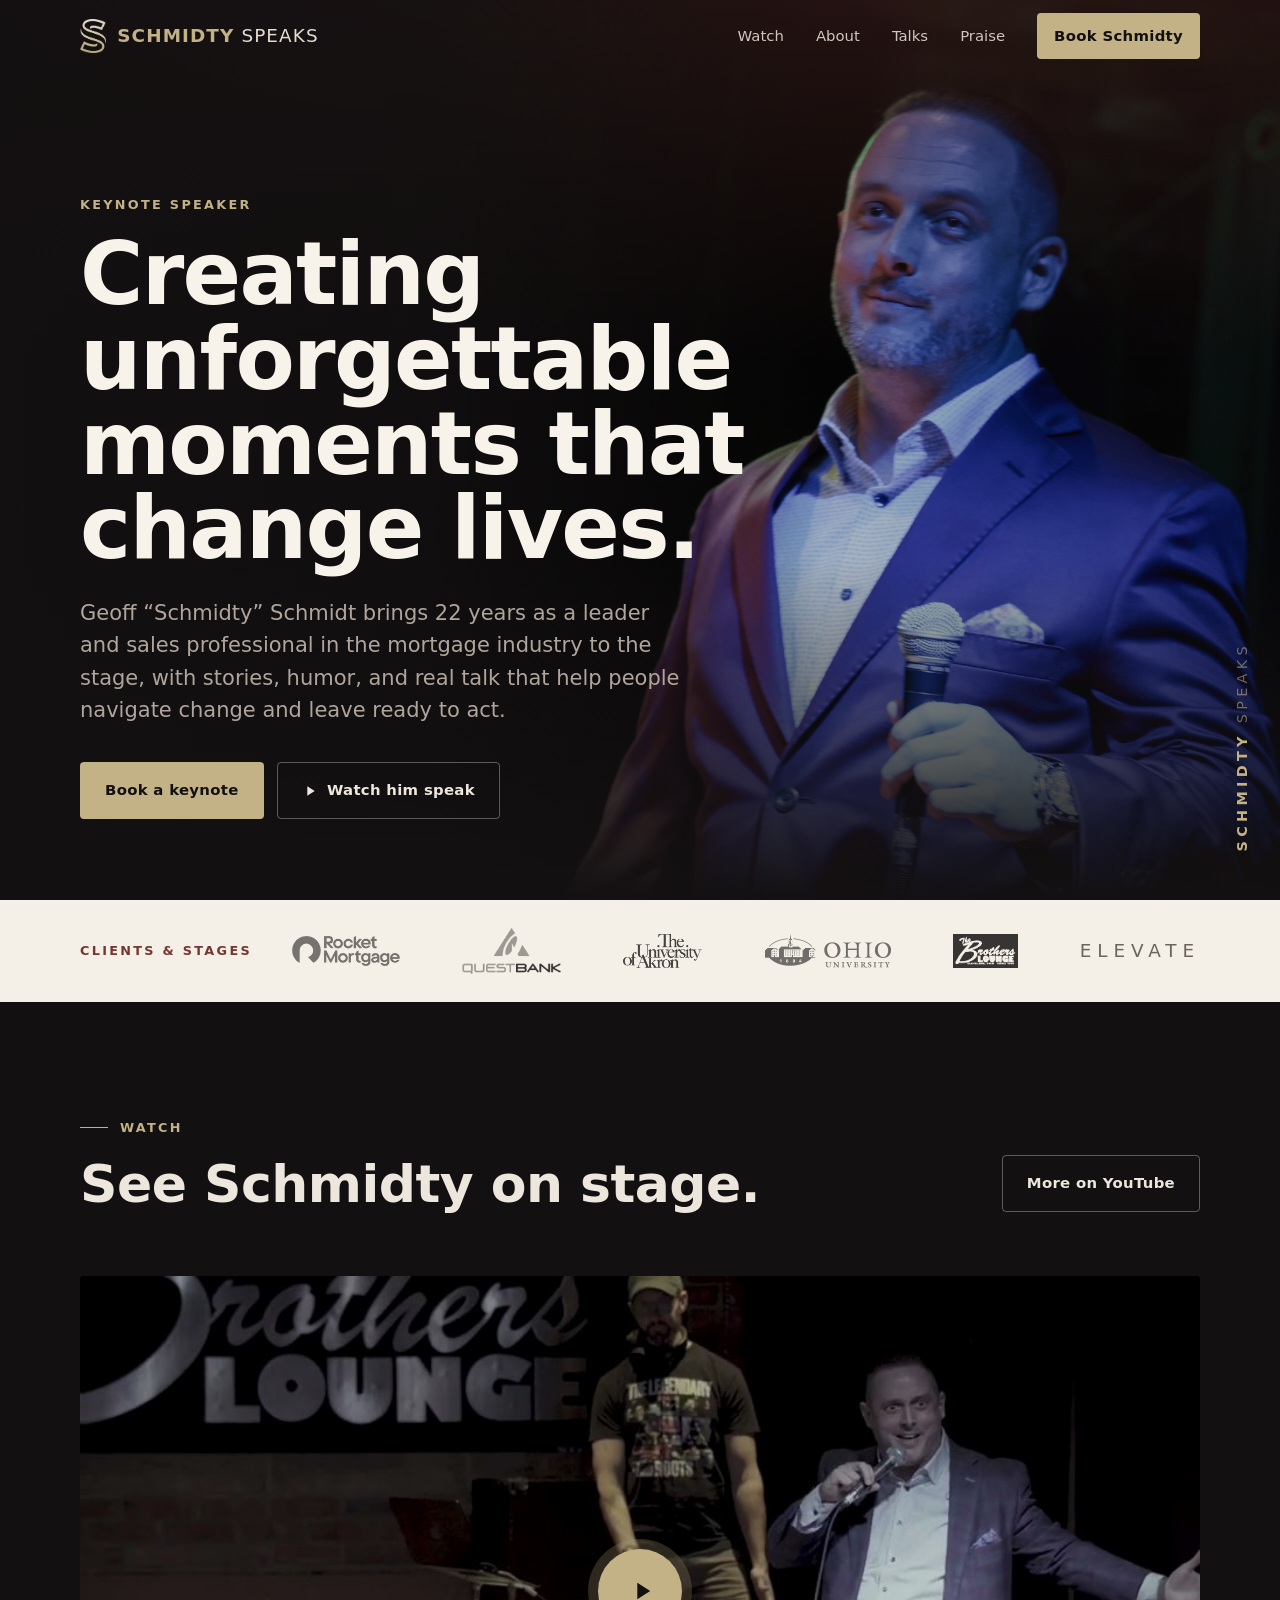
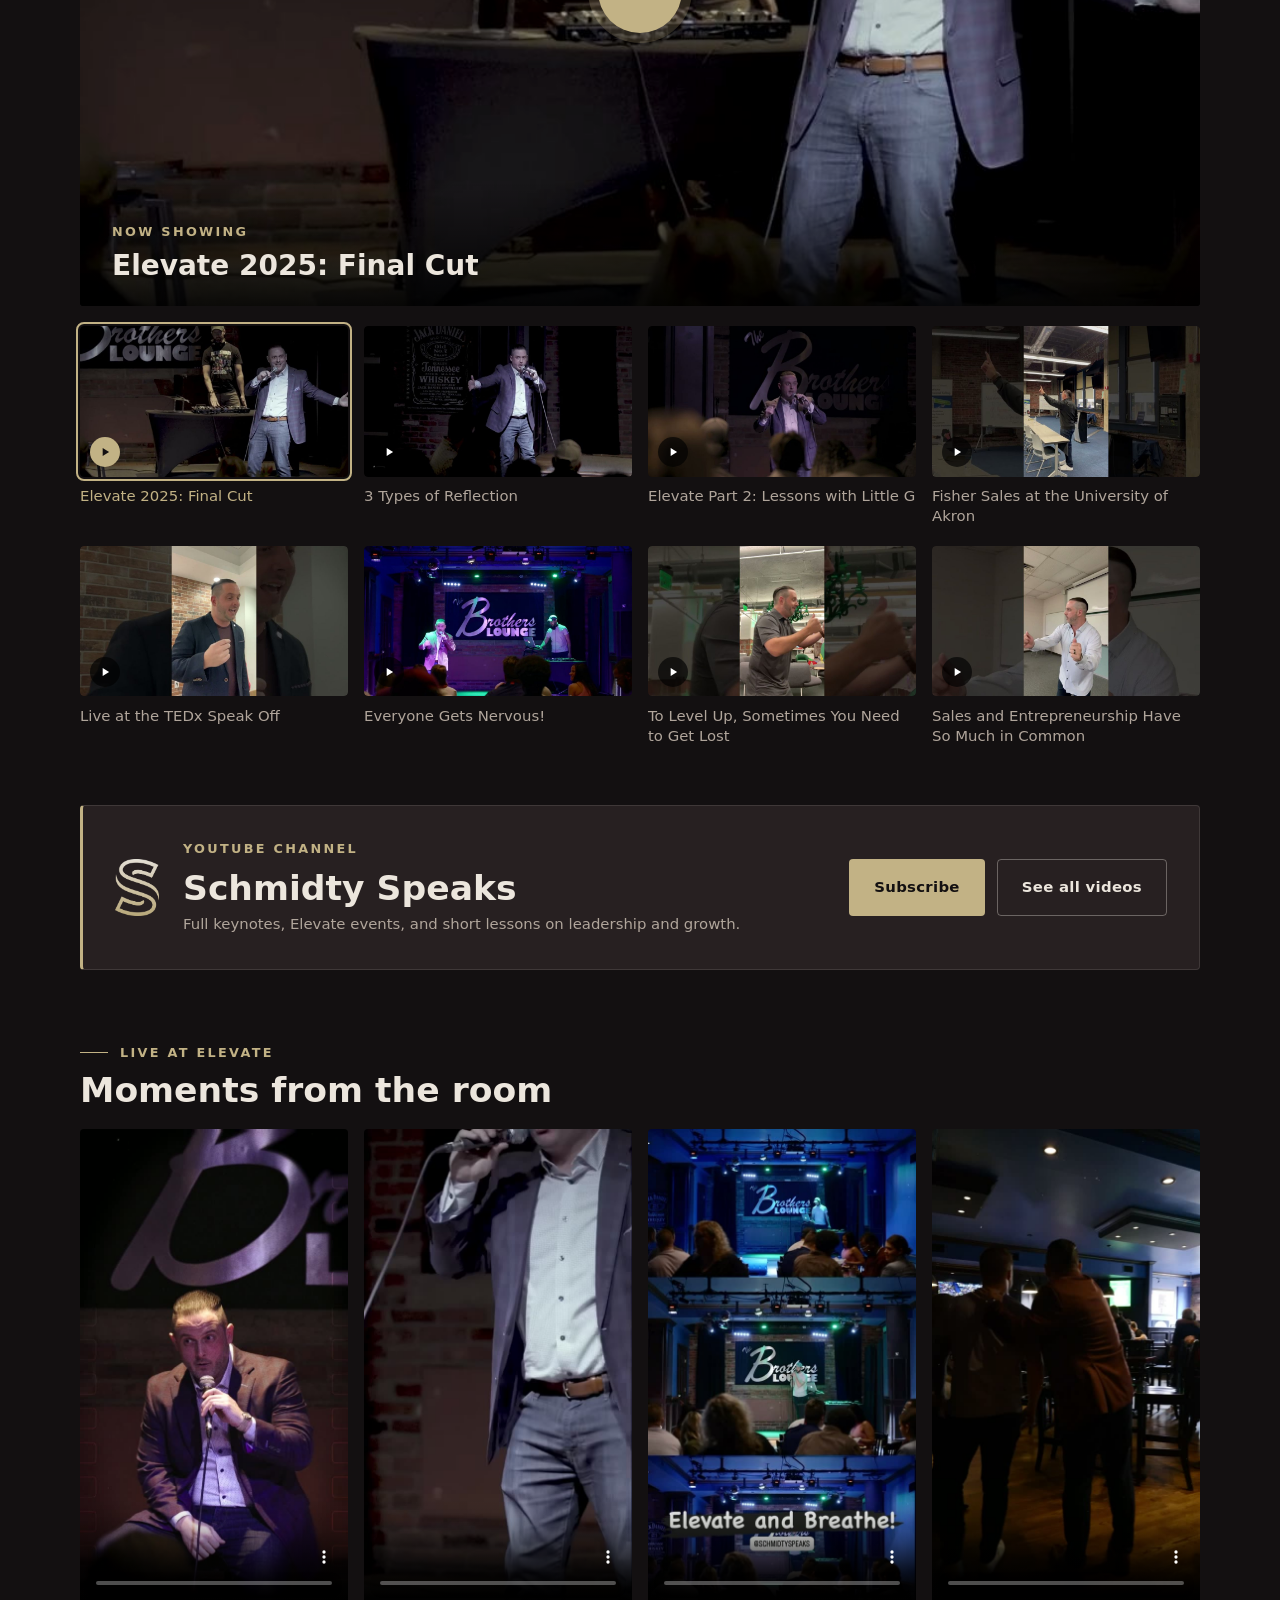
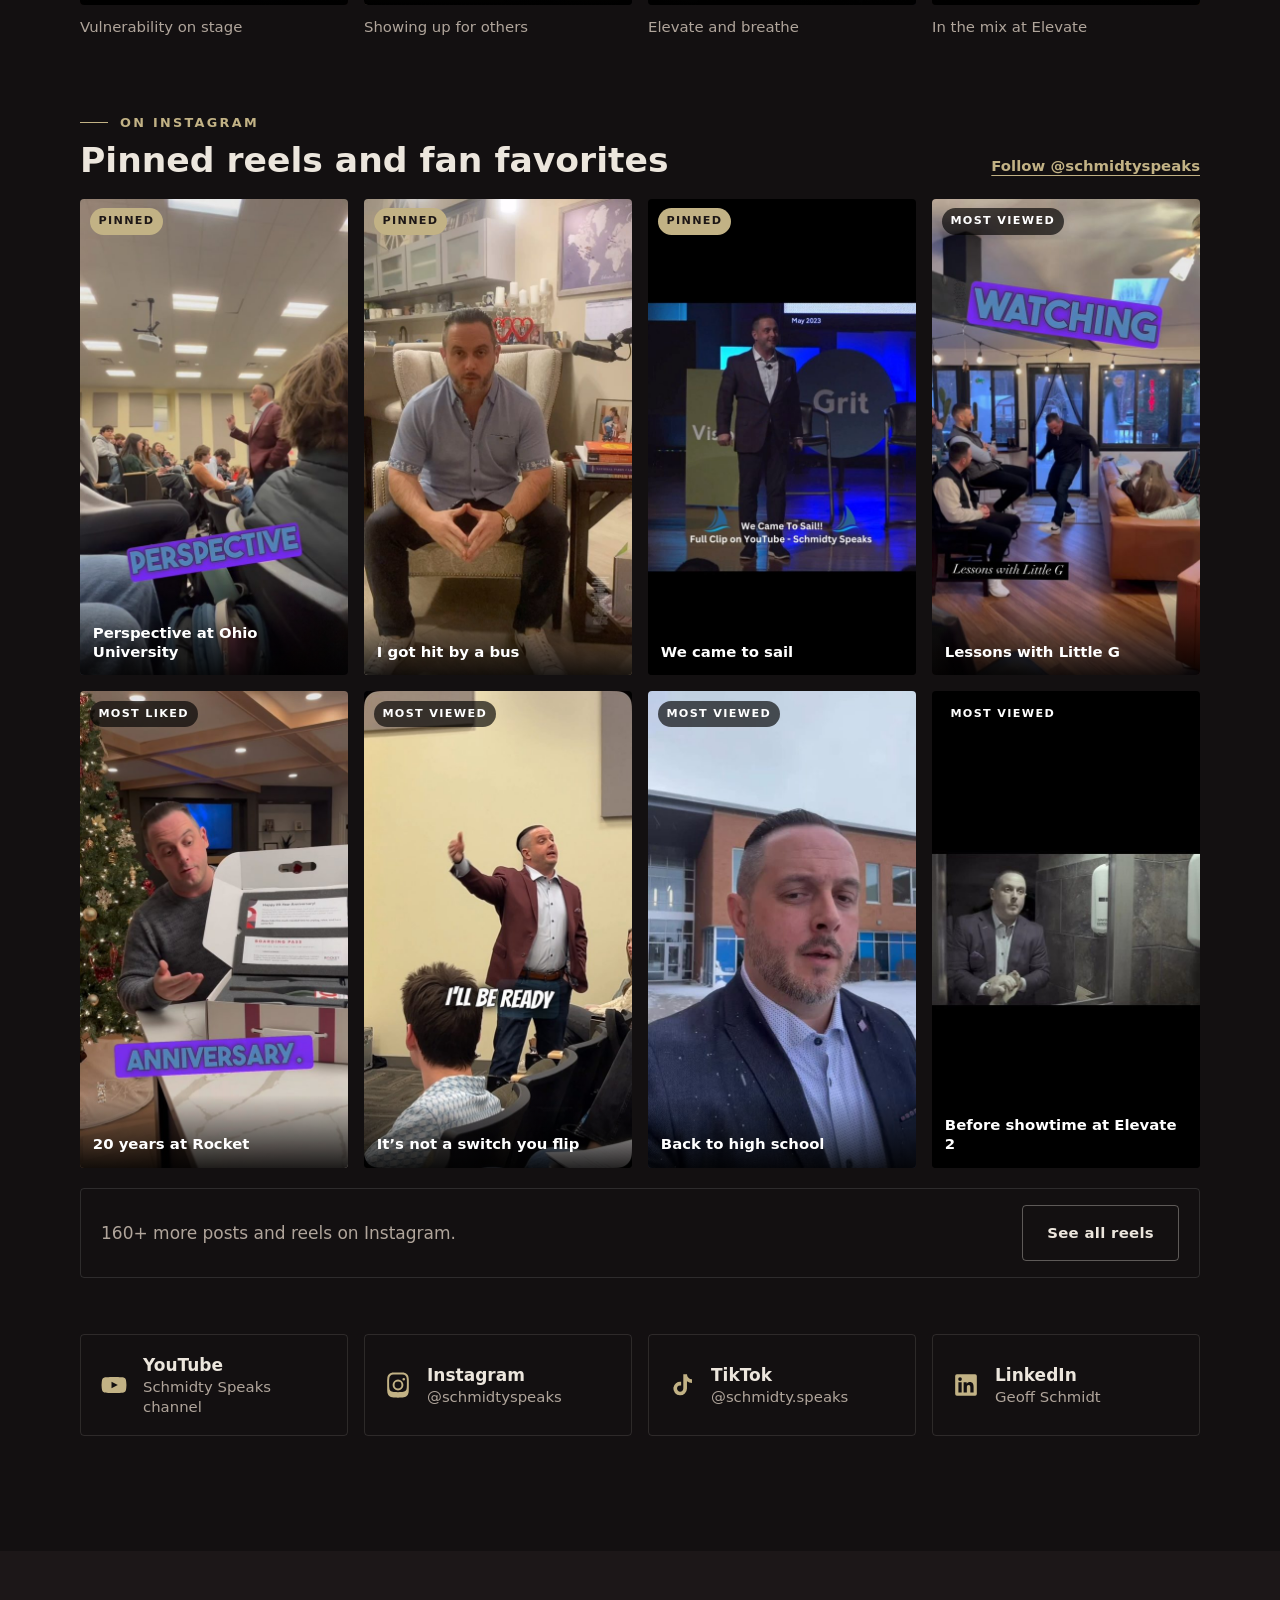
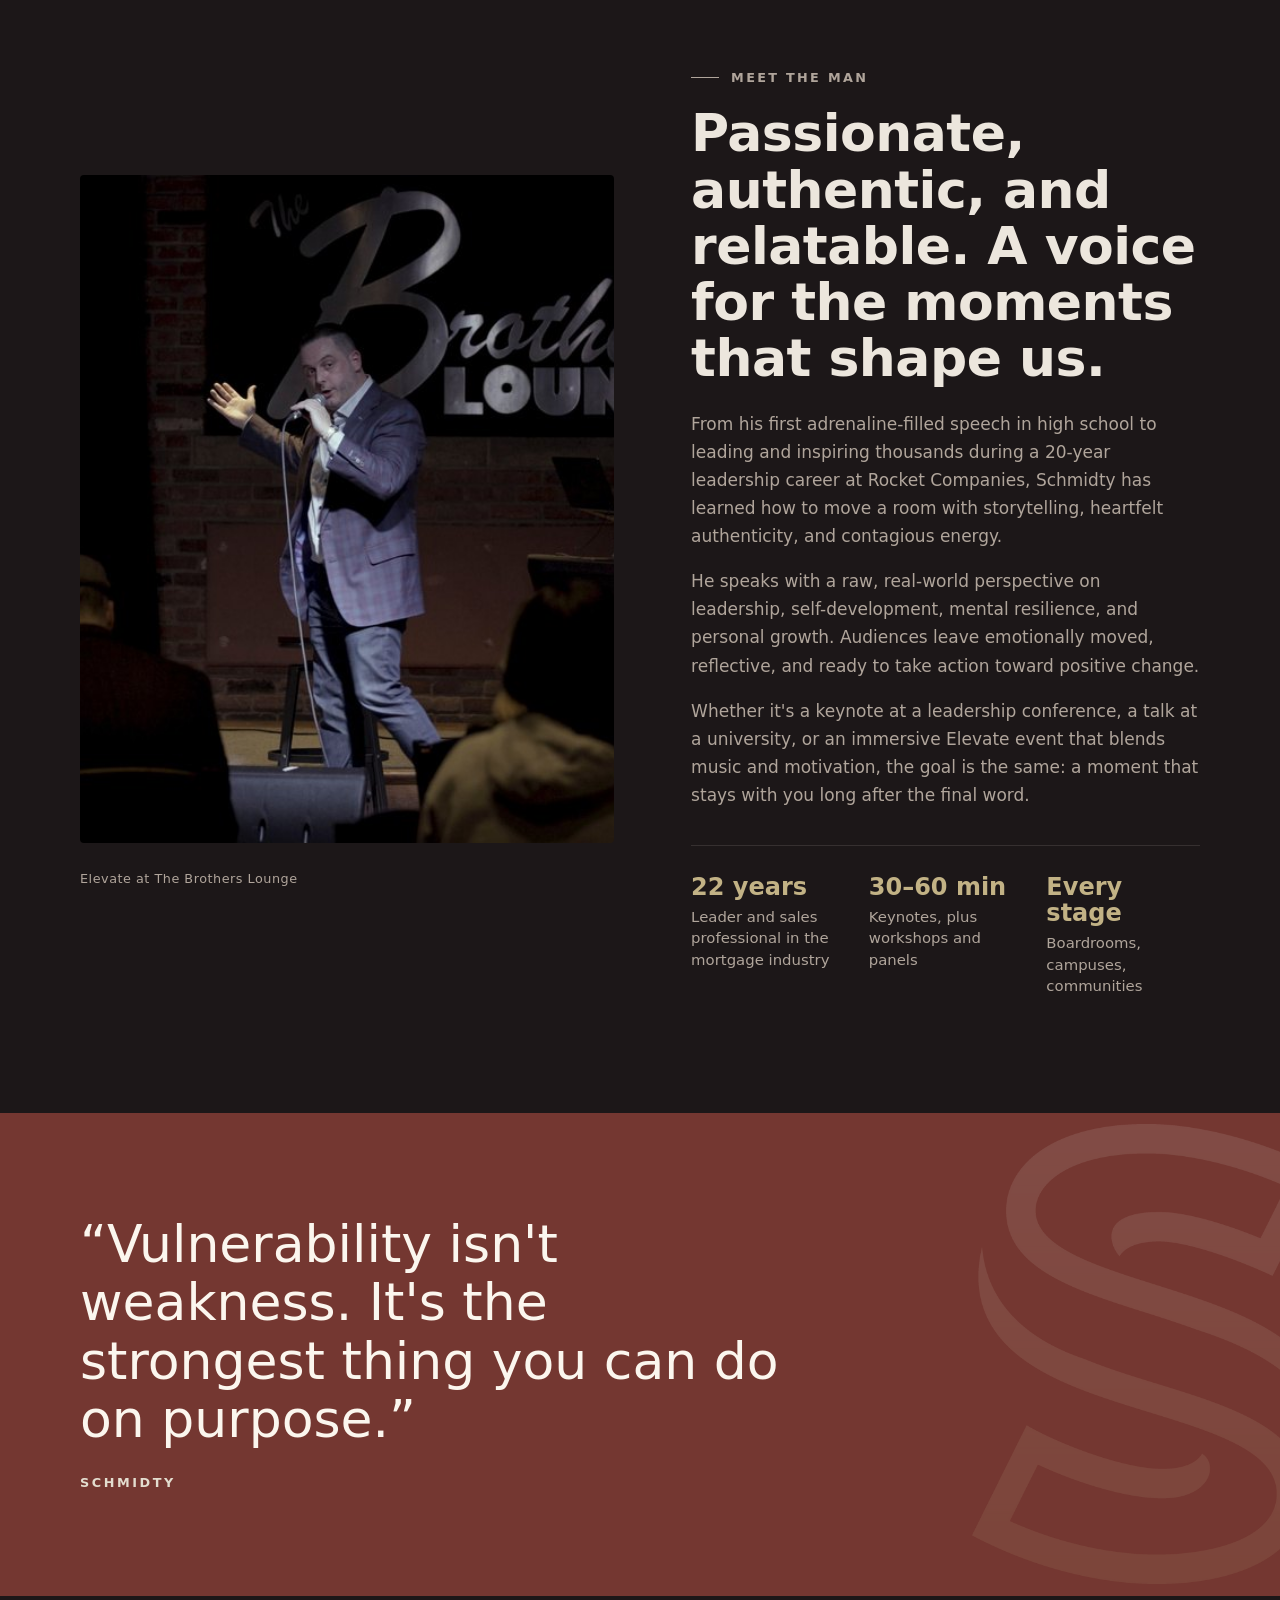
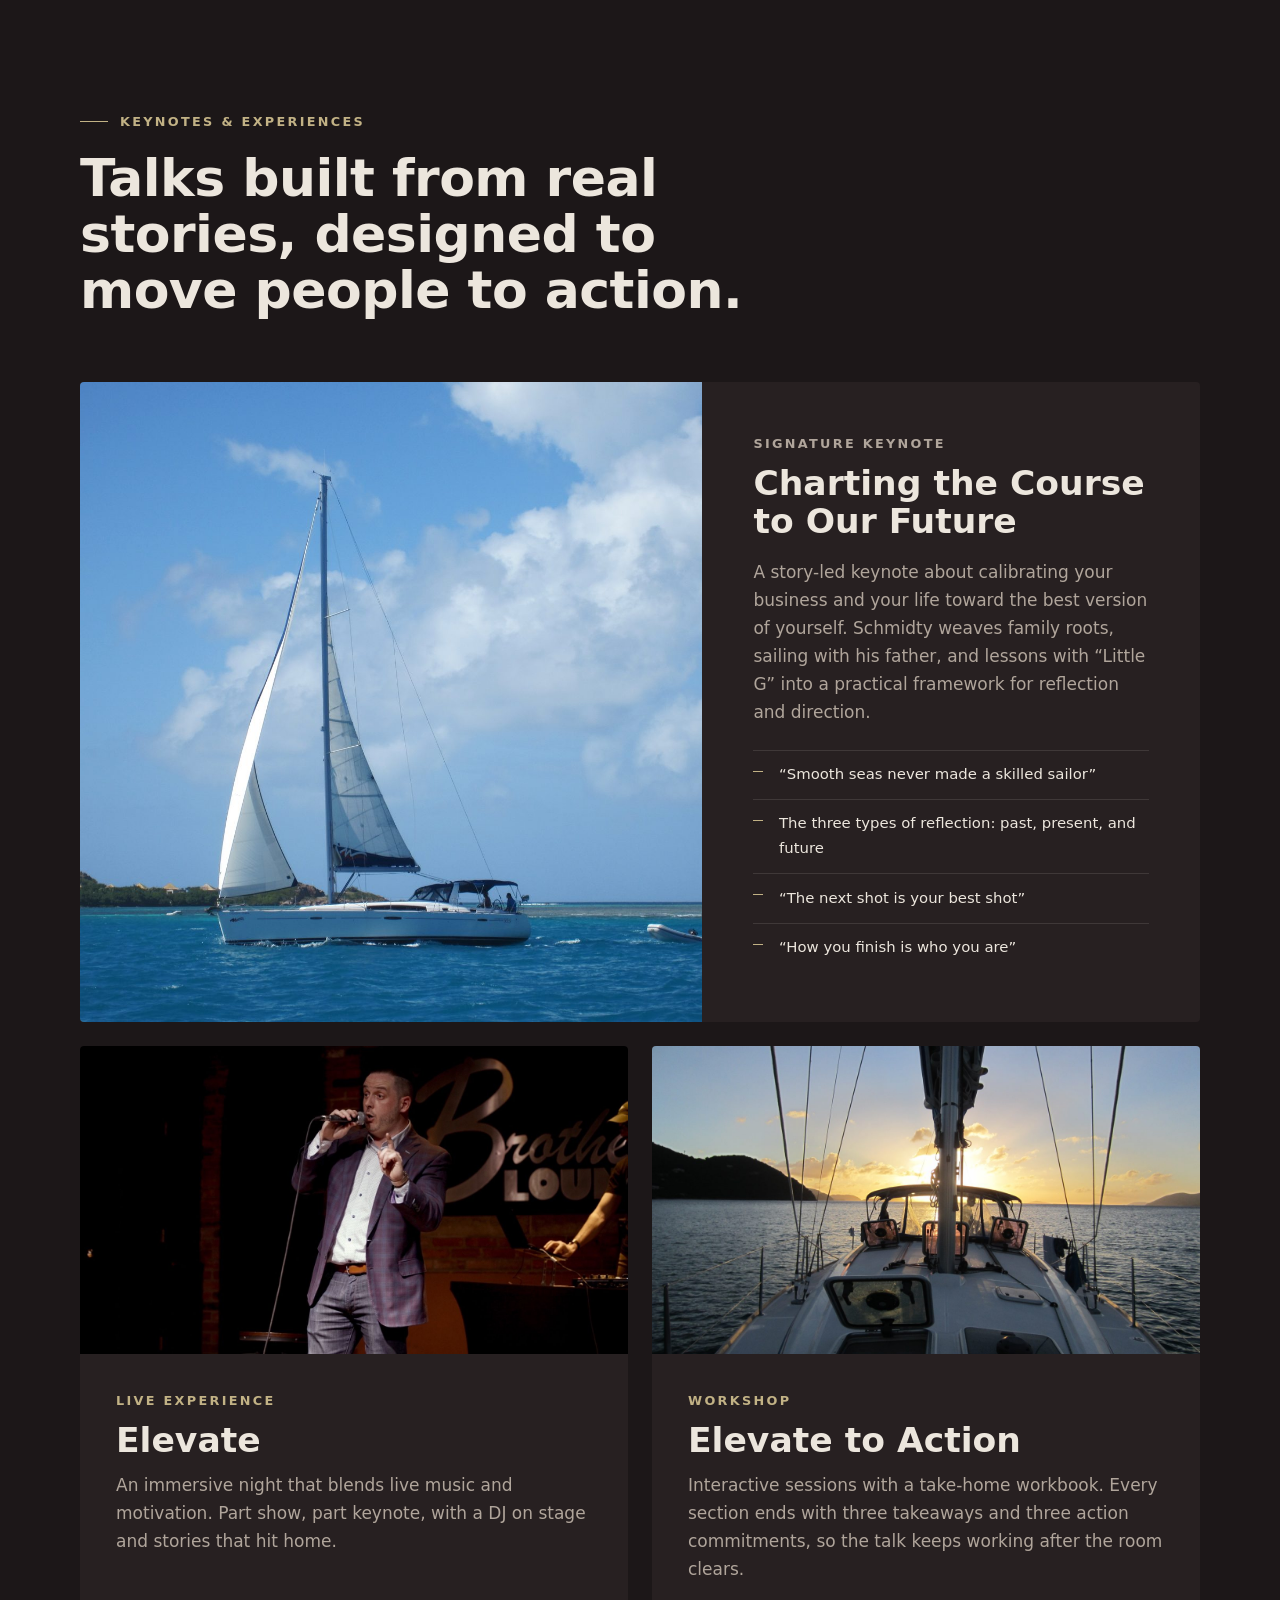
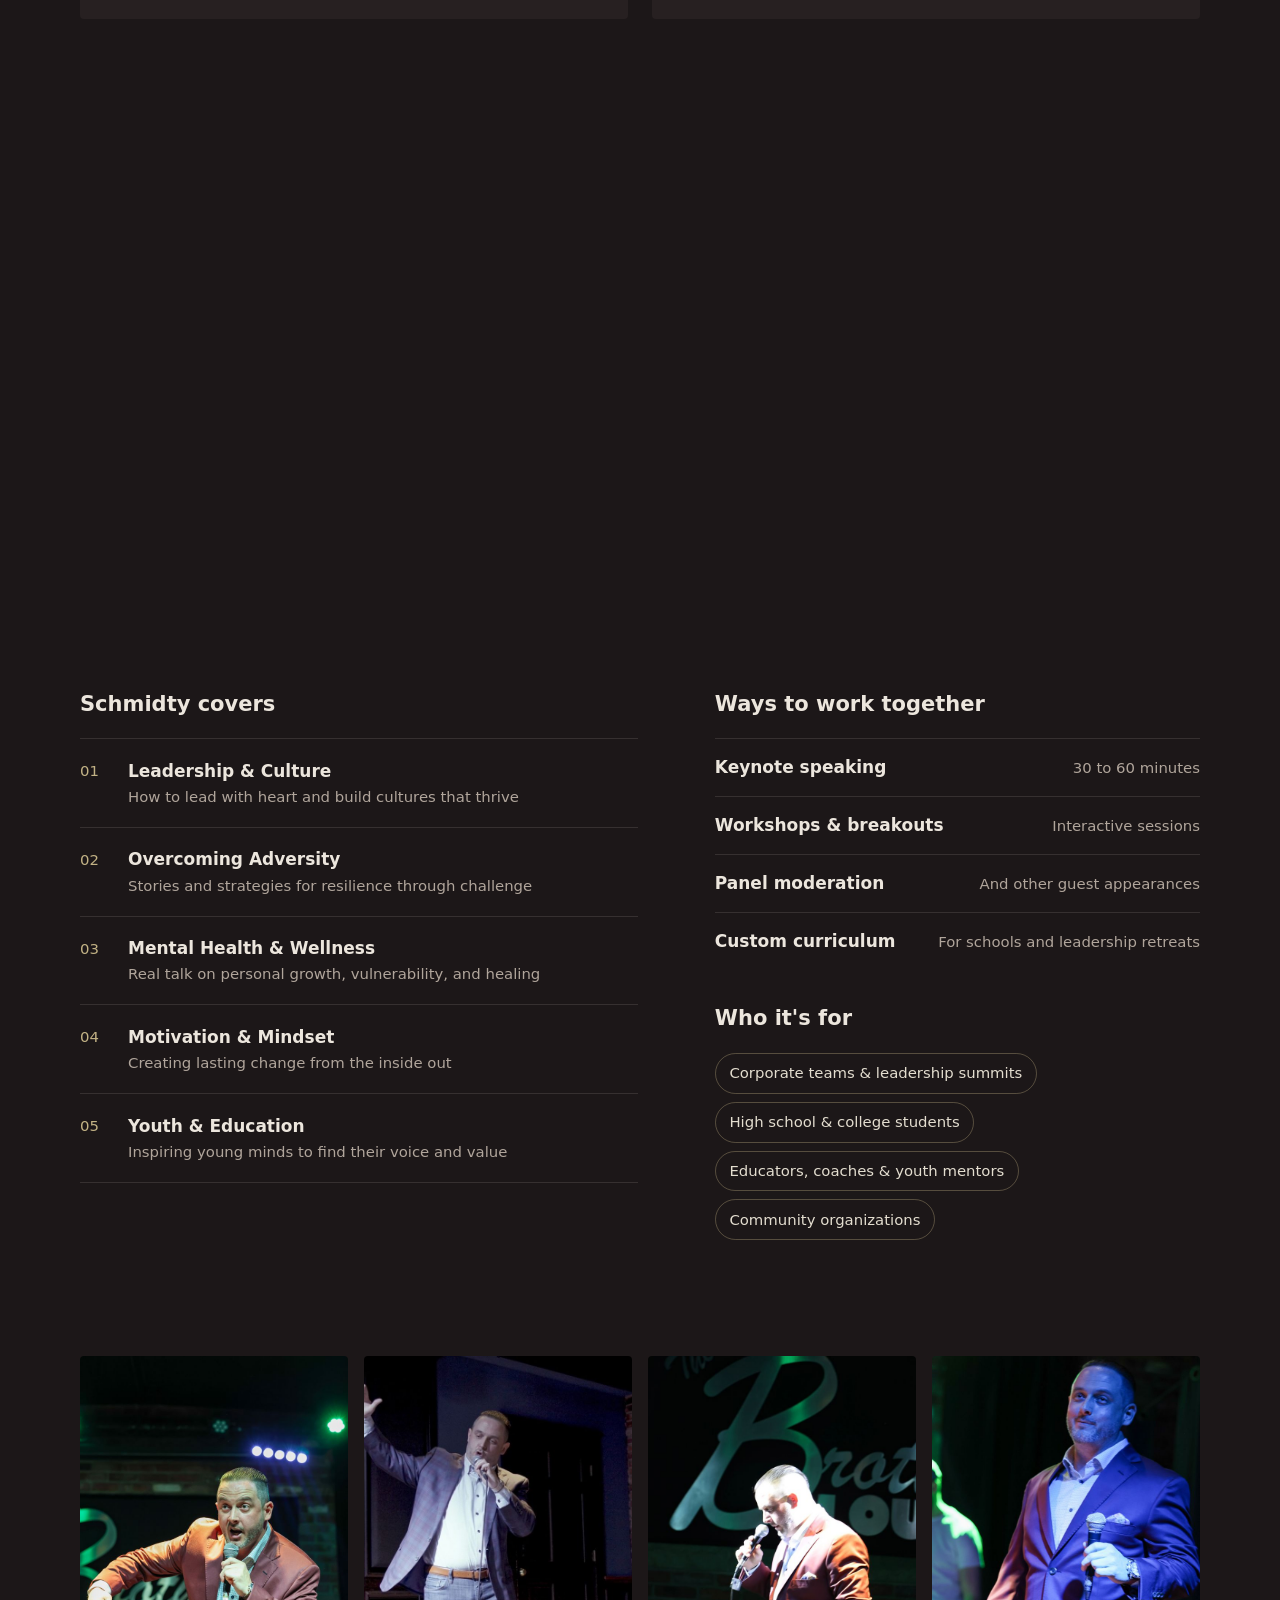
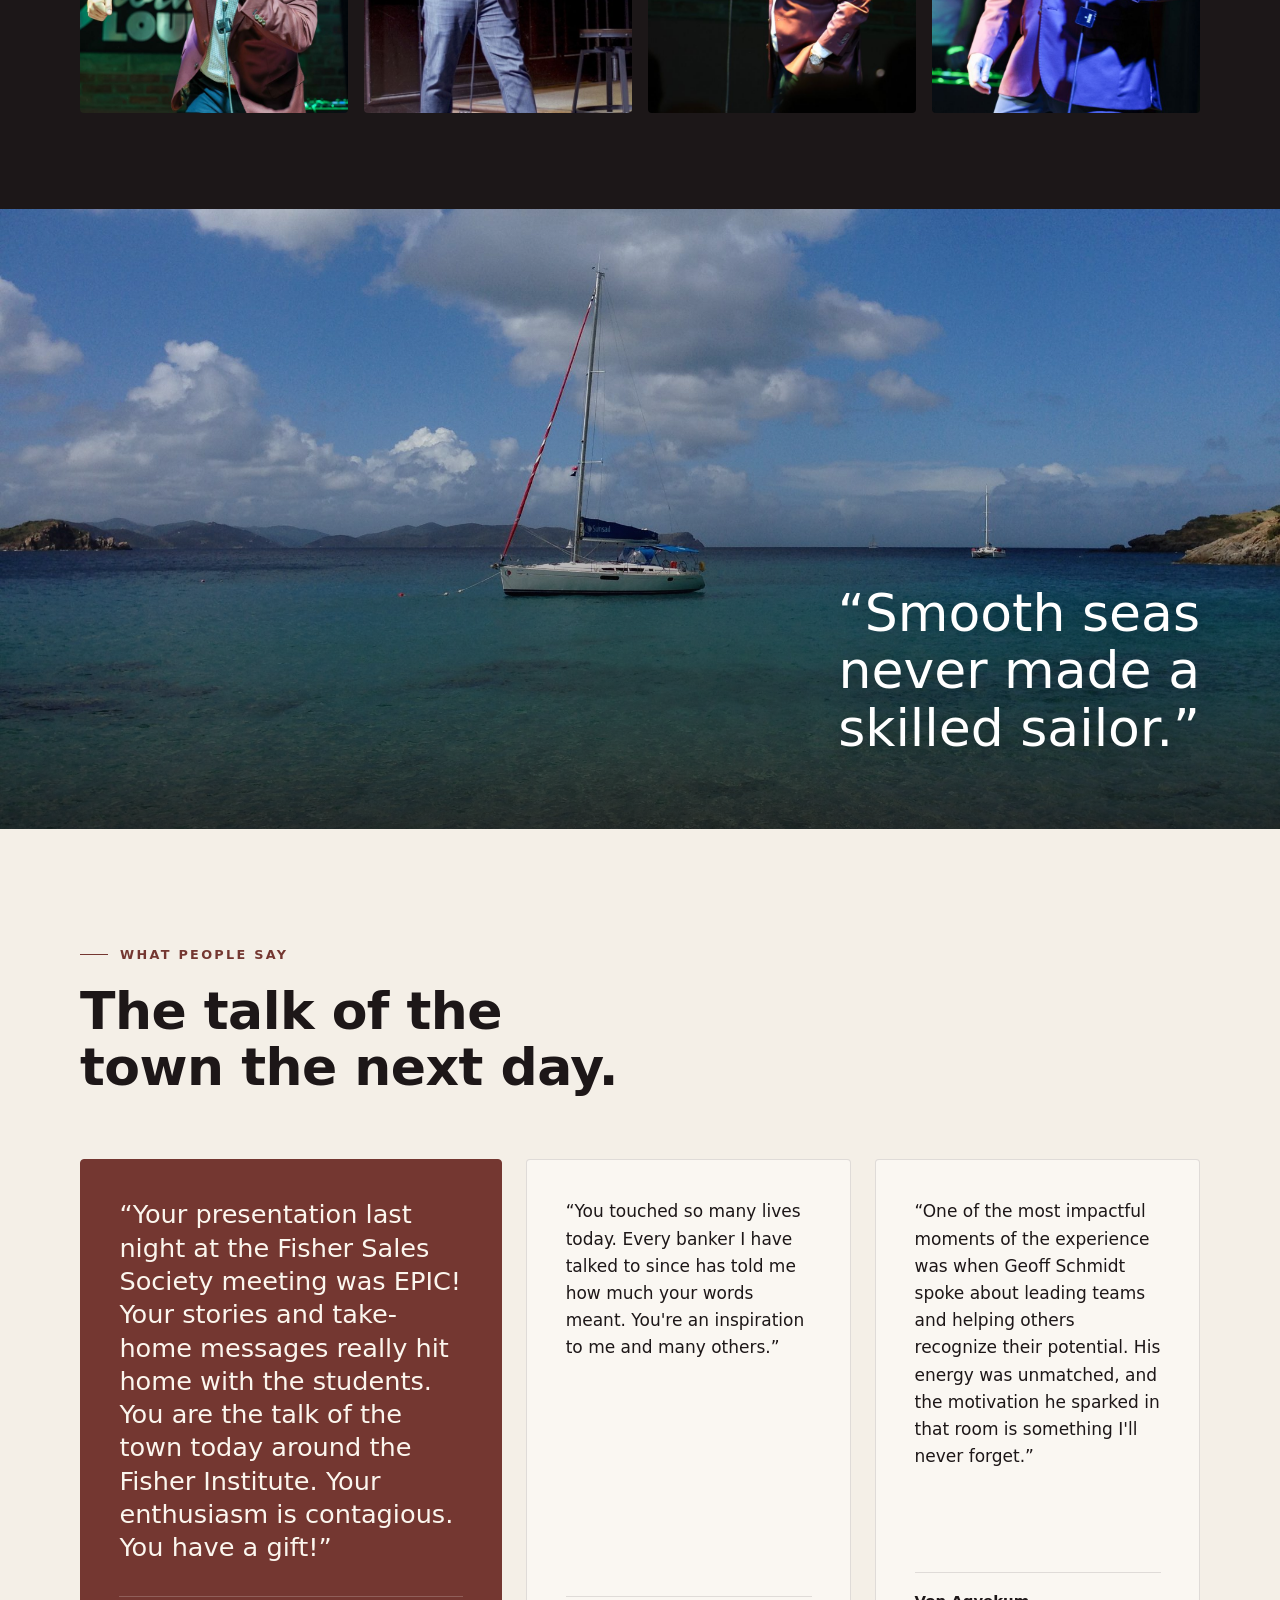
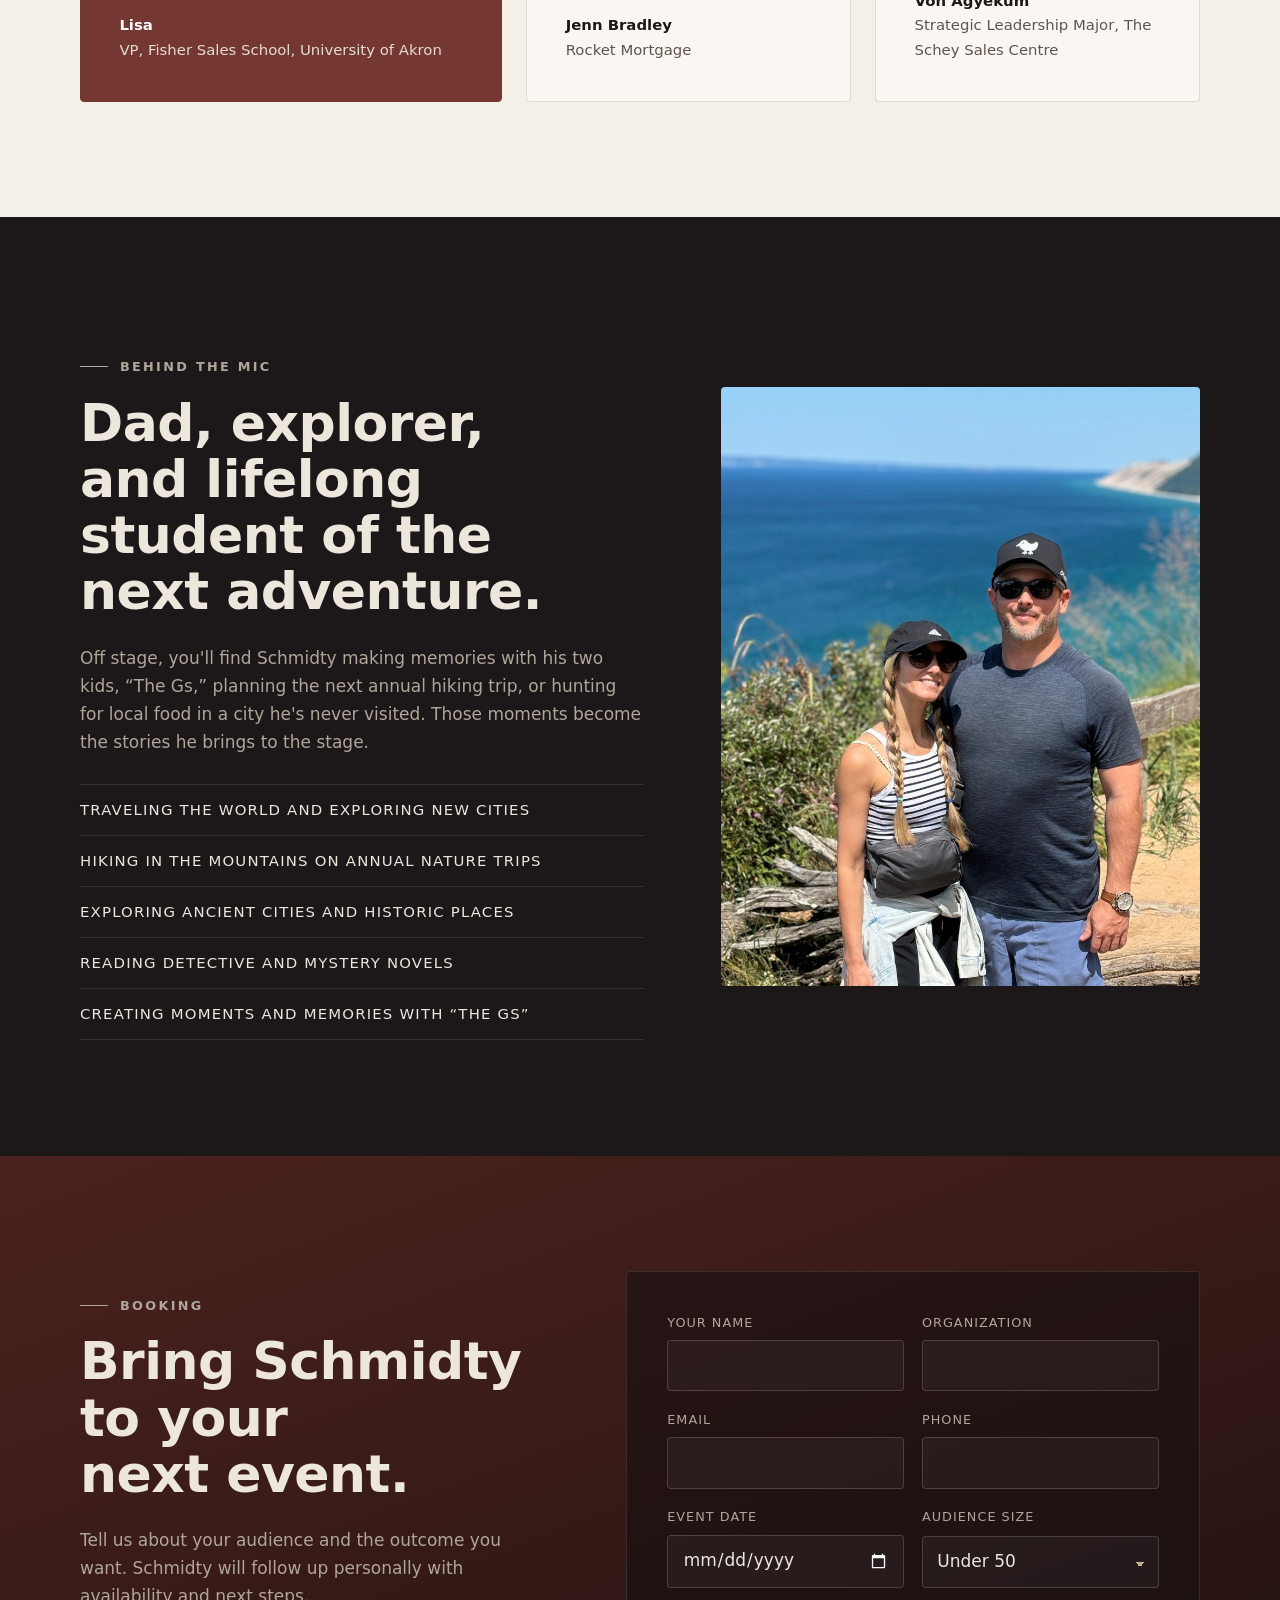
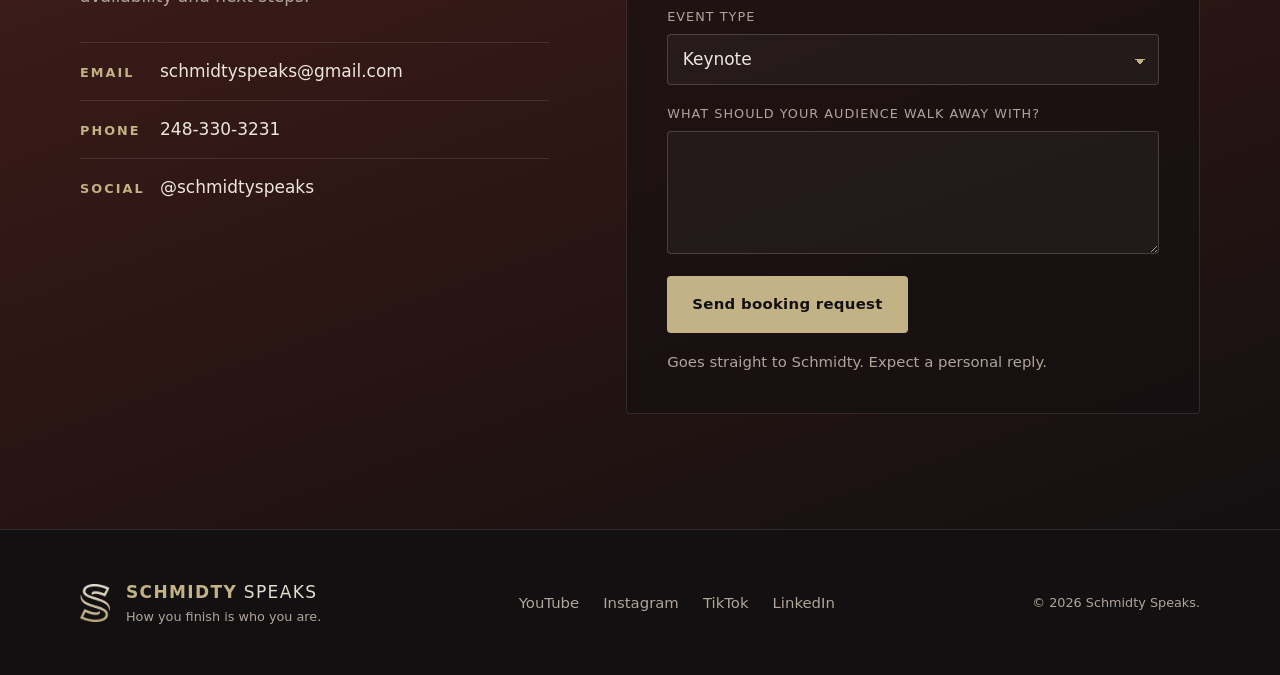
<file: index.html>
<!doctype html>
<html lang="en">
<head>
<meta charset="utf-8">
<meta name="viewport" content="width=device-width, initial-scale=1">
<title>Schmidty Speaks | Keynote Speaker Geoff Schmidt</title>
<meta name="description" content="Geoff “Schmidty” Schmidt is a keynote speaker on leadership, resilience, and mindset. Book a keynote, workshop, or panel for your team or campus.">
<meta property="og:title" content="Schmidty Speaks | Keynote Speaker Geoff Schmidt">
<meta property="og:description" content="Creating unforgettable moments that change lives. Keynotes, workshops, and panels on leadership, resilience, and mindset.">
<meta property="og:image" content="assets/stage-wide.jpg">
<meta property="og:type" content="website">
<meta property="og:url" content="https://schmidtyspeaks.com">
<link rel="icon" type="image/png" href="assets/favicon.png">
<link rel="preconnect" href="https://api.fontshare.com" crossorigin>
<link href="https://api.fontshare.com/v2/css?f[]=clash-display@500,600&display=swap" rel="stylesheet">
<link href="https://api.fontshare.com/v2/css?f[]=satoshi@400,500,700&display=swap" rel="stylesheet">
<link rel="preload" as="image" href="assets/hero-smile.jpg">
<link rel="stylesheet" href="styles.css?v=6">
<script>document.documentElement.classList.add("js")</script>
<script type="application/ld+json">
{"@context":"https://schema.org","@type":"Person","name":"Geoff Schmidt","alternateName":"Schmidty Speaks","jobTitle":"Keynote Speaker","url":"https://schmidtyspeaks.com","email":"mailto:schmidtyspeaks@gmail.com","telephone":"+1-248-330-3231","sameAs":["https://www.youtube.com/@schmidtyspeaks","https://www.instagram.com/schmidtyspeaks/","https://www.tiktok.com/@schmidty.speaks","https://www.linkedin.com/in/geoff-schmidt-78b8a6326"]}
</script>
</head>
<body>
<a class="skip" href="#main">Skip to content</a>

<header class="site-header" id="header">
  <div class="wrap header-inner">
    <a class="brand" href="#top" aria-label="Schmidty Speaks home">
      <img src="assets/logo-s.png" alt="" width="28" height="36">
      <span class="brand-word"><b>Schmidty</b> Speaks</span>
    </a>
    <nav class="nav" id="nav" aria-label="Primary">
      <a href="#watch">Watch</a>
      <a href="#about">About</a>
      <a href="#talks">Talks</a>
      <a href="#praise">Praise</a>
      <a class="btn btn-gold btn-sm" href="#book">Book Schmidty</a>
    </nav>
    <button class="menu-btn" id="menuBtn" aria-expanded="false" aria-controls="nav" aria-label="Open menu">
      <span></span><span></span>
    </button>
  </div>
</header>

<main id="main">

<!-- HERO -->
<section class="hero" id="top">
  <div class="hero-media" aria-hidden="true">
    <img src="assets/hero-smile.jpg" alt="">
  </div>
  <div class="wrap hero-inner">
    <p class="eyebrow">Keynote speaker</p>
    <h1 class="hero-title">Creating unforgettable moments that change lives.</h1>
    <p class="hero-sub">Geoff “Schmidty” Schmidt brings 22 years as a leader and sales professional in the mortgage industry to the stage, with stories, humor, and real talk that help people navigate change and leave ready to act.</p>
    <div class="hero-ctas">
      <a class="btn btn-gold" href="#book">Book a keynote</a>
      <a class="btn btn-ghost" href="#watch"><svg viewBox="0 0 24 24" width="16" height="16" aria-hidden="true"><path fill="currentColor" d="M8 5v14l11-7z"/></svg>Watch him speak</a>
    </div>
  </div>
  <div class="vert-word" aria-hidden="true"><b>SCHMIDTY</b> SPEAKS</div>
</section>

<!-- CLIENTS -->
<section class="clients" aria-label="Clients and events">
  <div class="wrap clients-inner">
    <p class="clients-label">Clients &amp; stages</p>
    <ul class="logo-row">
      <li><img src="assets/client-rocket.png" alt="Rocket Mortgage" height="34" class="logo-rocket"></li>
      <li><img src="assets/client-questbank.png" alt="Questbank (Canada)" height="46" class="logo-questbank"></li>
      <li><img src="assets/client-akron.png" alt="The University of Akron" height="44"></li>
      <li><img src="assets/client-ohio.png" alt="Ohio University" height="36"></li>
      <li><img src="assets/client-brothers.png" alt="The Brothers Lounge" height="44"></li>
      <li><span class="logo-text">ELEVATE</span></li>
    </ul>
  </div>
</section>

<!-- WATCH -->
<section class="section watch" id="watch">
  <div class="wrap">
    <div class="section-head reveal">
      <div>
        <p class="kicker">Watch</p>
        <h2 class="h2">See Schmidty on stage.</h2>
      </div>
      <a class="btn btn-ghost head-cta" href="https://www.youtube.com/@schmidtyspeaks/videos" target="_blank" rel="noopener">More on YouTube</a>
    </div>

    <div class="player reveal" id="player" data-id="6aMfyfReLpI">
      <button class="player-poster" id="playerPoster" aria-label="Play video: Schmidty Speaks Elevate 2025 Final Cut">
        <img id="playerImg" src="assets/yt/6aMfyfReLpI.jpg" alt="">
        <span class="play-ring" aria-hidden="true"><svg viewBox="0 0 24 24" width="28" height="28"><path fill="currentColor" d="M8 5v14l11-7z"/></svg></span>
      </button>
      <div class="player-meta">
        <p class="tag">Now showing</p>
        <h3 class="h3" id="playerTitle">Elevate 2025: Final Cut</h3>
      </div>
    </div>

    <ul class="video-grid" id="videoGrid">
      <li><button class="vid is-active" data-id="6aMfyfReLpI" data-title="Elevate 2025: Final Cut"><span class="vid-thumb"><img src="assets/yt/6aMfyfReLpI.jpg" alt="" loading="lazy"><i class="vid-play" aria-hidden="true"><svg viewBox="0 0 24 24" width="14" height="14"><path fill="currentColor" d="M8 5v14l11-7z"/></svg></i></span><span class="vid-title">Elevate 2025: Final Cut</span></button></li>
      <li><button class="vid" data-id="1VMv_w1eqRA" data-title="3 Types of Reflection"><span class="vid-thumb"><img src="assets/yt/1VMv_w1eqRA.jpg" alt="" loading="lazy"><i class="vid-play" aria-hidden="true"><svg viewBox="0 0 24 24" width="14" height="14"><path fill="currentColor" d="M8 5v14l11-7z"/></svg></i></span><span class="vid-title">3 Types of Reflection</span></button></li>
      <li><button class="vid" data-id="OvHZwMlIizE" data-title="Elevate Part 2: Lessons with Little G"><span class="vid-thumb"><img src="assets/yt/OvHZwMlIizE.jpg" alt="" loading="lazy"><i class="vid-play" aria-hidden="true"><svg viewBox="0 0 24 24" width="14" height="14"><path fill="currentColor" d="M8 5v14l11-7z"/></svg></i></span><span class="vid-title">Elevate Part 2: Lessons with Little G</span></button></li>
      <li><button class="vid" data-id="XL_8BrN3oXg" data-title="Fisher Sales at the University of Akron"><span class="vid-thumb"><img src="assets/yt/XL_8BrN3oXg.jpg" alt="" loading="lazy"><i class="vid-play" aria-hidden="true"><svg viewBox="0 0 24 24" width="14" height="14"><path fill="currentColor" d="M8 5v14l11-7z"/></svg></i></span><span class="vid-title">Fisher Sales at the University of Akron</span></button></li>
      <li><button class="vid" data-id="8FYg4rmkSTg" data-title="Live at the TEDx Speak Off"><span class="vid-thumb"><img src="assets/yt/8FYg4rmkSTg.jpg" alt="" loading="lazy"><i class="vid-play" aria-hidden="true"><svg viewBox="0 0 24 24" width="14" height="14"><path fill="currentColor" d="M8 5v14l11-7z"/></svg></i></span><span class="vid-title">Live at the TEDx Speak Off</span></button></li>
      <li><button class="vid" data-id="oCrvVvxhPcQ" data-title="Everyone Gets Nervous!"><span class="vid-thumb"><img src="assets/yt/oCrvVvxhPcQ.jpg" alt="" loading="lazy"><i class="vid-play" aria-hidden="true"><svg viewBox="0 0 24 24" width="14" height="14"><path fill="currentColor" d="M8 5v14l11-7z"/></svg></i></span><span class="vid-title">Everyone Gets Nervous!</span></button></li>
      <li><button class="vid" data-id="QyZnX5eRglw" data-title="To Level Up, Sometimes You Need to Get Lost"><span class="vid-thumb"><img src="assets/yt/QyZnX5eRglw.jpg" alt="" loading="lazy"><i class="vid-play" aria-hidden="true"><svg viewBox="0 0 24 24" width="14" height="14"><path fill="currentColor" d="M8 5v14l11-7z"/></svg></i></span><span class="vid-title">To Level Up, Sometimes You Need to Get Lost</span></button></li>
      <li><button class="vid" data-id="U0_migt1C8I" data-title="Sales and Entrepreneurship Have So Much in Common"><span class="vid-thumb"><img src="assets/yt/U0_migt1C8I.jpg" alt="" loading="lazy"><i class="vid-play" aria-hidden="true"><svg viewBox="0 0 24 24" width="14" height="14"><path fill="currentColor" d="M8 5v14l11-7z"/></svg></i></span><span class="vid-title">Sales and Entrepreneurship Have So Much in Common</span></button></li>
    </ul>

    <div class="channel reveal">
      <img class="channel-logo" src="assets/logo-s.png" alt="" width="44" height="56">
      <div class="channel-copy">
        <p class="tag">YouTube channel</p>
        <h3 class="h3">Schmidty Speaks</h3>
        <p>Full keynotes, Elevate events, and short lessons on leadership and growth.</p>
      </div>
      <div class="channel-ctas">
        <a class="btn btn-gold" href="https://www.youtube.com/@schmidtyspeaks?sub_confirmation=1" target="_blank" rel="noopener">Subscribe</a>
        <a class="btn btn-ghost" href="https://www.youtube.com/@schmidtyspeaks/videos" target="_blank" rel="noopener">See all videos</a>
      </div>
    </div>

    <div class="reels-head reveal">
      <div>
        <p class="kicker">Live at Elevate</p>
        <h3 class="h3">Moments from the room</h3>
      </div>
    </div>
    <ul class="reels clips reveal">
      <li class="clip"><video src="assets/clips/vulnerable.mp4" poster="assets/clips/vulnerable.jpg" controls playsinline preload="none" aria-label="Vulnerability on stage"></video><span class="clip-title">Vulnerability on stage</span></li>
      <li class="clip"><video src="assets/clips/showing-up.mp4" poster="assets/clips/showing-up.jpg" controls playsinline preload="none" aria-label="Showing up for others"></video><span class="clip-title">Showing up for others</span></li>
      <li class="clip"><video src="assets/clips/elevate-breathe.mp4" poster="assets/clips/elevate-breathe.jpg" controls playsinline preload="none" aria-label="Elevate and breathe"></video><span class="clip-title">Elevate and breathe</span></li>
      <li class="clip"><video src="assets/clips/in-the-mix.mp4" poster="assets/clips/in-the-mix.jpg" controls playsinline preload="none" aria-label="In the mix at Elevate"></video><span class="clip-title">In the mix at Elevate</span></li>
    </ul>

    <div class="reels-head reveal">
      <div>
        <p class="kicker">On Instagram</p>
        <h3 class="h3">Pinned reels and fan favorites</h3>
      </div>
      <a class="text-link" href="https://www.instagram.com/schmidtyspeaks/" target="_blank" rel="noopener">Follow @schmidtyspeaks</a>
    </div>
    <ul class="reels ig-reels reveal">
      <li><a class="reel" href="https://www.instagram.com/schmidtyspeaks/reel/DGlRLvRpHwW/" target="_blank" rel="noopener" aria-label="Watch on Instagram: Perspective at Ohio University"><img src="assets/ig/DGlRLvRpHwW.jpg?v=2" alt="" loading="lazy"><span class="reel-badge is-pinned">Pinned</span><span class="reel-title">Perspective at Ohio University</span></a></li>
      <li><a class="reel" href="https://www.instagram.com/schmidtyspeaks/reel/C2gbwkUgOvu/" target="_blank" rel="noopener" aria-label="Watch on Instagram: I got hit by a bus"><img src="assets/ig/C2gbwkUgOvu.jpg?v=2" alt="" loading="lazy"><span class="reel-badge is-pinned">Pinned</span><span class="reel-title">I got hit by a bus</span></a></li>
      <li><a class="reel" href="https://www.instagram.com/schmidtyspeaks/reel/Cvv2UcjAPBx/" target="_blank" rel="noopener" aria-label="Watch on Instagram: We came to sail"><img src="assets/ig/Cvv2UcjAPBx.jpg?v=2" alt="" loading="lazy"><span class="reel-badge is-pinned">Pinned</span><span class="reel-title">We came to sail</span></a></li>
      <li><a class="reel" href="https://www.instagram.com/schmidtyspeaks/reel/DDYRJAQpLxi/" target="_blank" rel="noopener" aria-label="Watch on Instagram: Lessons with Little G"><img src="assets/ig/DDYRJAQpLxi.jpg?v=2" alt="" loading="lazy"><span class="reel-badge">Most viewed</span><span class="reel-title">Lessons with Little G</span></a></li>
      <li><a class="reel" href="https://www.instagram.com/schmidtyspeaks/reel/DEY0X8_sg29/" target="_blank" rel="noopener" aria-label="Watch on Instagram: 20 years at Rocket"><img src="assets/ig/DEY0X8_sg29.jpg?v=2" alt="" loading="lazy"><span class="reel-badge">Most liked</span><span class="reel-title">20 years at Rocket</span></a></li>
      <li><a class="reel" href="https://www.instagram.com/schmidtyspeaks/reel/DHMzeq0pB8I/" target="_blank" rel="noopener" aria-label="Watch on Instagram: It’s not a switch you flip"><img src="assets/ig/DHMzeq0pB8I.jpg?v=2" alt="" loading="lazy"><span class="reel-badge">Most viewed</span><span class="reel-title">It’s not a switch you flip</span></a></li>
      <li><a class="reel" href="https://www.instagram.com/schmidtyspeaks/reel/DVHBXi_gReO/" target="_blank" rel="noopener" aria-label="Watch on Instagram: Back to high school"><img src="assets/ig/DVHBXi_gReO.jpg?v=2" alt="" loading="lazy"><span class="reel-badge">Most viewed</span><span class="reel-title">Back to high school</span></a></li>
      <li><a class="reel" href="https://www.instagram.com/schmidtyspeaks/reel/DIh3QZqJPpX/" target="_blank" rel="noopener" aria-label="Watch on Instagram: Before showtime at Elevate 2"><img src="assets/ig/DIh3QZqJPpX.jpg?v=2" alt="" loading="lazy"><span class="reel-badge">Most viewed</span><span class="reel-title">Before showtime at Elevate 2</span></a></li>
    </ul>
    <div class="reels-more reveal">
      <p>160+ more posts and reels on Instagram.</p>
      <a class="btn btn-ghost" href="https://www.instagram.com/schmidtyspeaks/reels/" target="_blank" rel="noopener">See all reels</a>
    </div>

    <div class="socials reveal">
      <a class="social-card" href="https://www.youtube.com/@schmidtyspeaks" target="_blank" rel="noopener">
        <svg viewBox="0 0 24 24" aria-hidden="true"><path fill="currentColor" d="M23 7.2a3 3 0 0 0-2.1-2.1C19 4.6 12 4.6 12 4.6s-7 0-8.9.5A3 3 0 0 0 1 7.2 31 31 0 0 0 .5 12a31 31 0 0 0 .5 4.8 3 3 0 0 0 2.1 2.1c1.9.5 8.9.5 8.9.5s7 0 8.9-.5a3 3 0 0 0 2.1-2.1 31 31 0 0 0 .5-4.8 31 31 0 0 0-.5-4.8zM9.7 15V9l5.8 3z"/></svg>
        <span><b>YouTube</b>Schmidty Speaks channel</span>
      </a>
      <a class="social-card" href="https://www.instagram.com/schmidtyspeaks/" target="_blank" rel="noopener">
        <svg viewBox="0 0 24 24" aria-hidden="true"><path fill="currentColor" d="M12 7a5 5 0 1 0 0 10 5 5 0 0 0 0-10zm0 8.2a3.2 3.2 0 1 1 0-6.4 3.2 3.2 0 0 1 0 6.4zM17.3 5.5a1.2 1.2 0 1 0 0 2.4 1.2 1.2 0 0 0 0-2.4zM12 2.2c2.7 0 3 0 4 .1 2.7.1 4 1.4 4.1 4.1.1 1 .1 1.4.1 4s0 3-.1 4c-.1 2.7-1.4 4-4.1 4.1-1 .1-1.4.1-4 .1s-3 0-4-.1c-2.7-.1-4-1.4-4.1-4.1-.1-1-.1-1.4-.1-4s0-3 .1-4C4 3.7 5.3 2.4 8 2.3c1-.1 1.3-.1 4-.1zM12 .4C9.3.4 8.9.4 7.9.5 4.3.6 2.3 2.6 2.1 6.2 2 7.2 2 7.6 2 10.3v3.4c0 2.7 0 3.1.1 4.1.2 3.6 2.2 5.6 5.8 5.8 1 .1 1.4.1 4.1.1s3.1 0 4.1-.1c3.6-.2 5.6-2.2 5.8-5.8.1-1 .1-1.4.1-4.1v-3.4c0-2.7 0-3.1-.1-4.1C21.7 2.6 19.7.6 16.1.5 15.1.4 14.7.4 12 .4z"/></svg>
        <span><b>Instagram</b>@schmidtyspeaks</span>
      </a>
      <a class="social-card" href="https://www.tiktok.com/@schmidty.speaks" target="_blank" rel="noopener">
        <svg viewBox="0 0 24 24" aria-hidden="true"><path fill="currentColor" d="M16.6 2h-3.4v13.3a2.9 2.9 0 1 1-2-2.8V9a6.3 6.3 0 1 0 5.4 6.3V8.6a8 8 0 0 0 4.6 1.5V6.7a4.7 4.7 0 0 1-4.6-4.7z"/></svg>
        <span><b>TikTok</b>@schmidty.speaks</span>
      </a>
      <a class="social-card" href="https://www.linkedin.com/in/geoff-schmidt-78b8a6326" target="_blank" rel="noopener">
        <svg viewBox="0 0 24 24" aria-hidden="true"><path fill="currentColor" d="M20.4 2H3.6A1.6 1.6 0 0 0 2 3.6v16.8A1.6 1.6 0 0 0 3.6 22h16.8a1.6 1.6 0 0 0 1.6-1.6V3.6A1.6 1.6 0 0 0 20.4 2zM8 19H5V9.5h3zM6.5 8.2a1.7 1.7 0 1 1 0-3.4 1.7 1.7 0 0 1 0 3.4zM19 19h-3v-4.6c0-1.1 0-2.5-1.5-2.5S12.8 13 12.8 14.3V19h-3V9.5h2.8v1.3a3.1 3.1 0 0 1 2.8-1.5c3 0 3.6 2 3.6 4.6z"/></svg>
        <span><b>LinkedIn</b>Geoff Schmidt</span>
      </a>
    </div>
  </div>
</section>

<!-- ABOUT -->
<section class="section about" id="about">
  <div class="wrap about-grid">
    <figure class="about-photo reveal">
      <img src="assets/stage-wide.jpg" alt="Geoff Schmidt speaking on stage at The Brothers Lounge, with a DJ behind him" loading="lazy">
      <figcaption>Elevate at The Brothers Lounge</figcaption>
    </figure>
    <div class="about-copy reveal">
      <p class="kicker">Meet the man</p>
      <h2 class="h2">Passionate, authentic, and relatable. A voice for the moments that shape us.</h2>
      <p>From his first adrenaline-filled speech in high school to leading and inspiring thousands during a 20-year leadership career at Rocket Companies, Schmidty has learned how to move a room with storytelling, heartfelt authenticity, and contagious energy.</p>
      <p>He speaks with a raw, real-world perspective on leadership, self-development, mental resilience, and personal growth. Audiences leave emotionally moved, reflective, and ready to take action toward positive change.</p>
      <p>Whether it's a keynote at a leadership conference, a talk at a university, or an immersive Elevate event that blends music and motivation, the goal is the same: a moment that stays with you long after the final word.</p>
      <dl class="facts">
        <div><dt>22 years</dt><dd>Leader and sales professional in the mortgage industry</dd></div>
        <div><dt>30–60 min</dt><dd>Keynotes, plus workshops and panels</dd></div>
        <div><dt>Every stage</dt><dd>Boardrooms, campuses, communities</dd></div>
      </dl>
    </div>
  </div>
</section>

<!-- QUOTE BAND -->
<section class="quote-band" aria-label="Signature quote">
  <div class="wrap">
    <blockquote class="reveal">
      <p>“Vulnerability isn't weakness. It's the strongest thing you can do on purpose.”</p>
      <cite>Schmidty</cite>
    </blockquote>
  </div>
</section>

<!-- TALKS -->
<section class="section talks" id="talks">
  <div class="wrap">
    <div class="section-head reveal">
      <p class="kicker">Keynotes &amp; experiences</p>
      <h2 class="h2">Talks built from real stories, designed to move people to action.</h2>
    </div>

    <article class="feature-talk reveal">
      <div class="feature-media">
        <img src="assets/sail-underway.jpg" alt="A white sailboat under full sail on turquoise water beneath a blue sky" loading="lazy">
      </div>
      <div class="feature-copy">
        <p class="tag">Signature keynote</p>
        <h3 class="h3">Charting the Course to Our Future</h3>
        <p>A story-led keynote about calibrating your business and your life toward the best version of yourself. Schmidty weaves family roots, sailing with his father, and lessons with “Little G” into a practical framework for reflection and direction.</p>
        <ul class="takeaways">
          <li>“Smooth seas never made a skilled sailor”</li>
          <li>The three types of reflection: past, present, and future</li>
          <li>“The next shot is your best shot”</li>
          <li>“How you finish is who you are”</li>
        </ul>
      </div>
    </article>

    <div class="talk-cards">
      <article class="talk-card reveal">
        <img src="assets/elevate-dj.jpg" alt="Schmidty speaking into a microphone on stage at The Brothers Lounge while the DJ plays behind him" loading="lazy">
        <div class="talk-card-body">
          <p class="tag">Live experience</p>
          <h3 class="h3">Elevate</h3>
          <p>An immersive night that blends live music and motivation. Part show, part keynote, with a DJ on stage and stories that hit home.</p>
        </div>
      </article>
      <article class="talk-card reveal">
        <img src="assets/sail-sunset.jpg" alt="View from the bow of a sailboat looking toward the mast at sunset" loading="lazy">
        <div class="talk-card-body">
          <p class="tag">Workshop</p>
          <h3 class="h3">Elevate to Action</h3>
          <p>Interactive sessions with a take-home workbook. Every section ends with three takeaways and three action commitments, so the talk keeps working after the room clears.</p>
        </div>
      </article>
    </div>


    <div class="reels-head reveal">
      <div>
        <p class="kicker">Workshops in action</p>
        <h3 class="h3">From the classroom to the boardroom</h3>
      </div>
      <p class="reels-note">Real moments from sessions with college sales students and corporate leadership teams.</p>
    </div>
    <ul class="reels clips session-clips reveal">
      <li class="clip"><span class="clip-media"><video src="assets/clips/just-show-up.mp4" poster="assets/clips/just-show-up.jpg" controls playsinline preload="none" aria-label="“Just show up”"></video><span class="reel-badge">Classroom</span></span><span class="clip-title">“Just show up”</span></li>
      <li class="clip"><span class="clip-media"><video src="assets/clips/feed-your-mind.mp4" poster="assets/clips/feed-your-mind.jpg" controls playsinline preload="none" aria-label="Find the person who does it best"></video><span class="reel-badge">Classroom</span></span><span class="clip-title">Find the person who does it best</span></li>
      <li class="clip"><span class="clip-media"><video src="assets/clips/sit-next-to-the-best.mp4" poster="assets/clips/sit-next-to-the-best.jpg" controls playsinline preload="none" aria-label="The desk next to the top producer"></video><span class="reel-badge">Classroom</span></span><span class="clip-title">The desk next to the top producer</span></li>
      <li class="clip"><span class="clip-media"><video src="assets/clips/dads-legacy.mp4" poster="assets/clips/dads-legacy.jpg" controls playsinline preload="none" aria-label="My dad’s legacy"></video><span class="reel-badge">Boardroom</span></span><span class="clip-title">My dad’s legacy</span></li>
      <li class="clip"><span class="clip-media"><video src="assets/clips/make-it-one.mp4" poster="assets/clips/make-it-one.jpg" controls playsinline preload="none" aria-label="Make it one bad day, not two"></video><span class="reel-badge">Boardroom</span></span><span class="clip-title">Make it one bad day, not two</span></li>
    </ul>

    <div class="topics-grid">
      <div class="topics reveal">
        <h3 class="h4">Schmidty covers</h3>
        <ol class="topic-list">
          <li><b>Leadership &amp; Culture</b><span>How to lead with heart and build cultures that thrive</span></li>
          <li><b>Overcoming Adversity</b><span>Stories and strategies for resilience through challenge</span></li>
          <li><b>Mental Health &amp; Wellness</b><span>Real talk on personal growth, vulnerability, and healing</span></li>
          <li><b>Motivation &amp; Mindset</b><span>Creating lasting change from the inside out</span></li>
          <li><b>Youth &amp; Education</b><span>Inspiring young minds to find their voice and value</span></li>
        </ol>
      </div>
      <div class="services reveal">
        <h3 class="h4">Ways to work together</h3>
        <ul class="service-list">
          <li><b>Keynote speaking</b><span>30 to 60 minutes</span></li>
          <li><b>Workshops &amp; breakouts</b><span>Interactive sessions</span></li>
          <li><b>Panel moderation</b><span>And other guest appearances</span></li>
          <li><b>Custom curriculum</b><span>For schools and leadership retreats</span></li>
        </ul>
        <h3 class="h4 mt">Who it's for</h3>
        <ul class="chips">
          <li>Corporate teams &amp; leadership summits</li>
          <li>High school &amp; college students</li>
          <li>Educators, coaches &amp; youth mentors</li>
          <li>Community organizations</li>
        </ul>
      </div>
    </div>
  </div>
</section>

<!-- GALLERY -->
<section class="gallery" aria-label="Photos from the stage">
  <div class="wrap">
    <ul class="gallery-grid">
      <li class="g-tall reveal"><img src="assets/gallery/point.jpg" alt="Schmidty in a maroon jacket pointing to the crowd at The Brothers Lounge" loading="lazy"></li>
      <li class="g-wide reveal"><img src="assets/gallery/arm-raised.jpg" alt="Schmidty on stage with one arm raised, microphone in hand" loading="lazy"></li>
      <li class="g-tall reveal"><img src="assets/gallery/blue-mic.jpg" alt="Schmidty smiling on stage in a blue jacket holding a microphone" loading="lazy"></li>
      <li class="g-tall reveal"><img src="assets/gallery/mic-maroon.jpg" alt="Schmidty speaking into a microphone in front of The Brothers Lounge sign" loading="lazy"></li>
    </ul>
  </div>
</section>

<!-- SAIL BAND -->
<section class="sail-band" aria-label="Smooth seas never made a skilled sailor">
  <img src="assets/sail-anchored.jpg" alt="A sailboat anchored in a clear turquoise bay under white clouds" loading="lazy">
  <div class="wrap sail-band-inner">
    <p class="sail-quote reveal">“Smooth seas never made a skilled sailor.”</p>
  </div>
</section>

<!-- PRAISE -->
<section class="section praise" id="praise">
  <div class="wrap">
    <div class="section-head reveal">
      <p class="kicker">What people say</p>
      <h2 class="h2">The talk of the town the next day.</h2>
    </div>
    <div class="praise-grid">
      <figure class="testimonial t-lead reveal">
        <blockquote>“Your presentation last night at the Fisher Sales Society meeting was EPIC! Your stories and take-home messages really hit home with the students. You are the talk of the town today around the Fisher Institute. Your enthusiasm is contagious. You have a gift!”</blockquote>
        <figcaption><b>Lisa</b>VP, Fisher Sales School, University of Akron</figcaption>
      </figure>
      <figure class="testimonial reveal">
        <blockquote>“You touched so many lives today. Every banker I have talked to since has told me how much your words meant. You're an inspiration to me and many others.”</blockquote>
        <figcaption><b>Jenn Bradley</b>Rocket Mortgage</figcaption>
      </figure>
      <figure class="testimonial reveal">
        <blockquote>“One of the most impactful moments of the experience was when Geoff Schmidt spoke about leading teams and helping others recognize their potential. His energy was unmatched, and the motivation he sparked in that room is something I'll never forget.”</blockquote>
        <figcaption><b>Von Agyekum</b>Strategic Leadership Major, The Schey Sales Centre</figcaption>
      </figure>
    </div>
  </div>
</section>

<!-- BEHIND THE MIC -->
<section class="section behind" id="behind">
  <div class="wrap behind-grid">
    <div class="behind-copy reveal">
      <p class="kicker">Behind the mic</p>
      <h2 class="h2">Dad, explorer, and lifelong student of the next adventure.</h2>
      <p>Off stage, you'll find Schmidty making memories with his two kids, “The Gs,” planning the next annual hiking trip, or hunting for local food in a city he's never visited. Those moments become the stories he brings to the stage.</p>
      <ul class="interest-list">
        <li>Traveling the world and exploring new cities</li>
        <li>Hiking in the mountains on annual nature trips</li>
        <li>Exploring ancient cities and historic places</li>
        <li>Reading detective and mystery novels</li>
        <li>Creating moments and memories with “The Gs”</li>
      </ul>
    </div>
    <figure class="behind-photo reveal">
      <img src="assets/behind-the-mic.jpg" alt="Geoff Schmidt smiling on a sunny coastal overlook" loading="lazy">
    </figure>
  </div>
</section>

<!-- BOOK -->
<section class="section book" id="book">
  <div class="wrap book-grid">
    <div class="book-copy reveal">
      <p class="kicker">Booking</p>
      <h2 class="h2">Bring Schmidty to your next event.</h2>
      <p>Tell us about your audience and the outcome you want. Schmidty will follow up personally with availability and next steps.</p>
      <ul class="contact-list">
        <li><span>Email</span><a href="mailto:schmidtyspeaks@gmail.com">schmidtyspeaks@gmail.com</a></li>
        <li><span>Phone</span><a href="tel:+12483303231">248-330-3231</a></li>
        <li><span>Social</span><a href="https://www.instagram.com/schmidtyspeaks/" target="_blank" rel="noopener">@schmidtyspeaks</a></li>
      </ul>
    </div>
    <form class="book-form reveal" id="bookForm" novalidate>
      <div class="field-row">
        <label class="field"><span>Your name</span><input name="name" autocomplete="name" required></label>
        <label class="field"><span>Organization</span><input name="org" autocomplete="organization"></label>
      </div>
      <div class="field-row">
        <label class="field"><span>Email</span><input name="email" type="email" autocomplete="email" required></label>
        <label class="field"><span>Phone</span><input name="phone" type="tel" autocomplete="tel"></label>
      </div>
      <div class="field-row">
        <label class="field"><span>Event date</span><input name="date" type="date"></label>
        <label class="field"><span>Audience size</span>
          <select name="size">
            <option>Under 50</option>
            <option>50 to 150</option>
            <option>150 to 500</option>
            <option>500+</option>
          </select>
        </label>
      </div>
      <label class="field"><span>Event type</span>
          <select name="type">
            <option>Keynote</option>
            <option>Workshop or breakout</option>
            <option>Panel moderation</option>
            <option>Custom curriculum</option>
            <option>Elevate live event</option>
            <option>Not sure yet</option>
          </select>
      </label>
      <label class="field"><span>What should your audience walk away with?</span><textarea name="message" rows="4"></textarea></label>
      <button class="btn btn-gold btn-submit" type="submit">Send booking request</button>
      <input type="text" name="_honey" class="hp" tabindex="-1" autocomplete="off" aria-hidden="true">
      <p class="form-note" id="formNote" role="status" aria-live="polite">Goes straight to Schmidty. Expect a personal reply.</p>
    </form>
  </div>
</section>

</main>

<footer class="site-footer">
  <div class="wrap footer-inner">
    <div class="footer-brand">
      <img src="assets/logo-s.png" alt="" width="34" height="44">
      <div>
        <p class="footer-word"><b>Schmidty</b> Speaks</p>
        <p class="footer-tag">How you finish is who you are.</p>
      </div>
    </div>
    <nav class="footer-links" aria-label="Footer">
      <a href="https://www.youtube.com/@schmidtyspeaks" target="_blank" rel="noopener">YouTube</a>
      <a href="https://www.instagram.com/schmidtyspeaks/" target="_blank" rel="noopener">Instagram</a>
      <a href="https://www.tiktok.com/@schmidty.speaks" target="_blank" rel="noopener">TikTok</a>
      <a href="https://www.linkedin.com/in/geoff-schmidt-78b8a6326" target="_blank" rel="noopener">LinkedIn</a>
    </nav>
    <p class="footer-copy">&copy; 2026 Schmidty Speaks.</p>
  </div>
</footer>

<script src="app.js?v=4" defer></script>
</body>
</html>
</file>
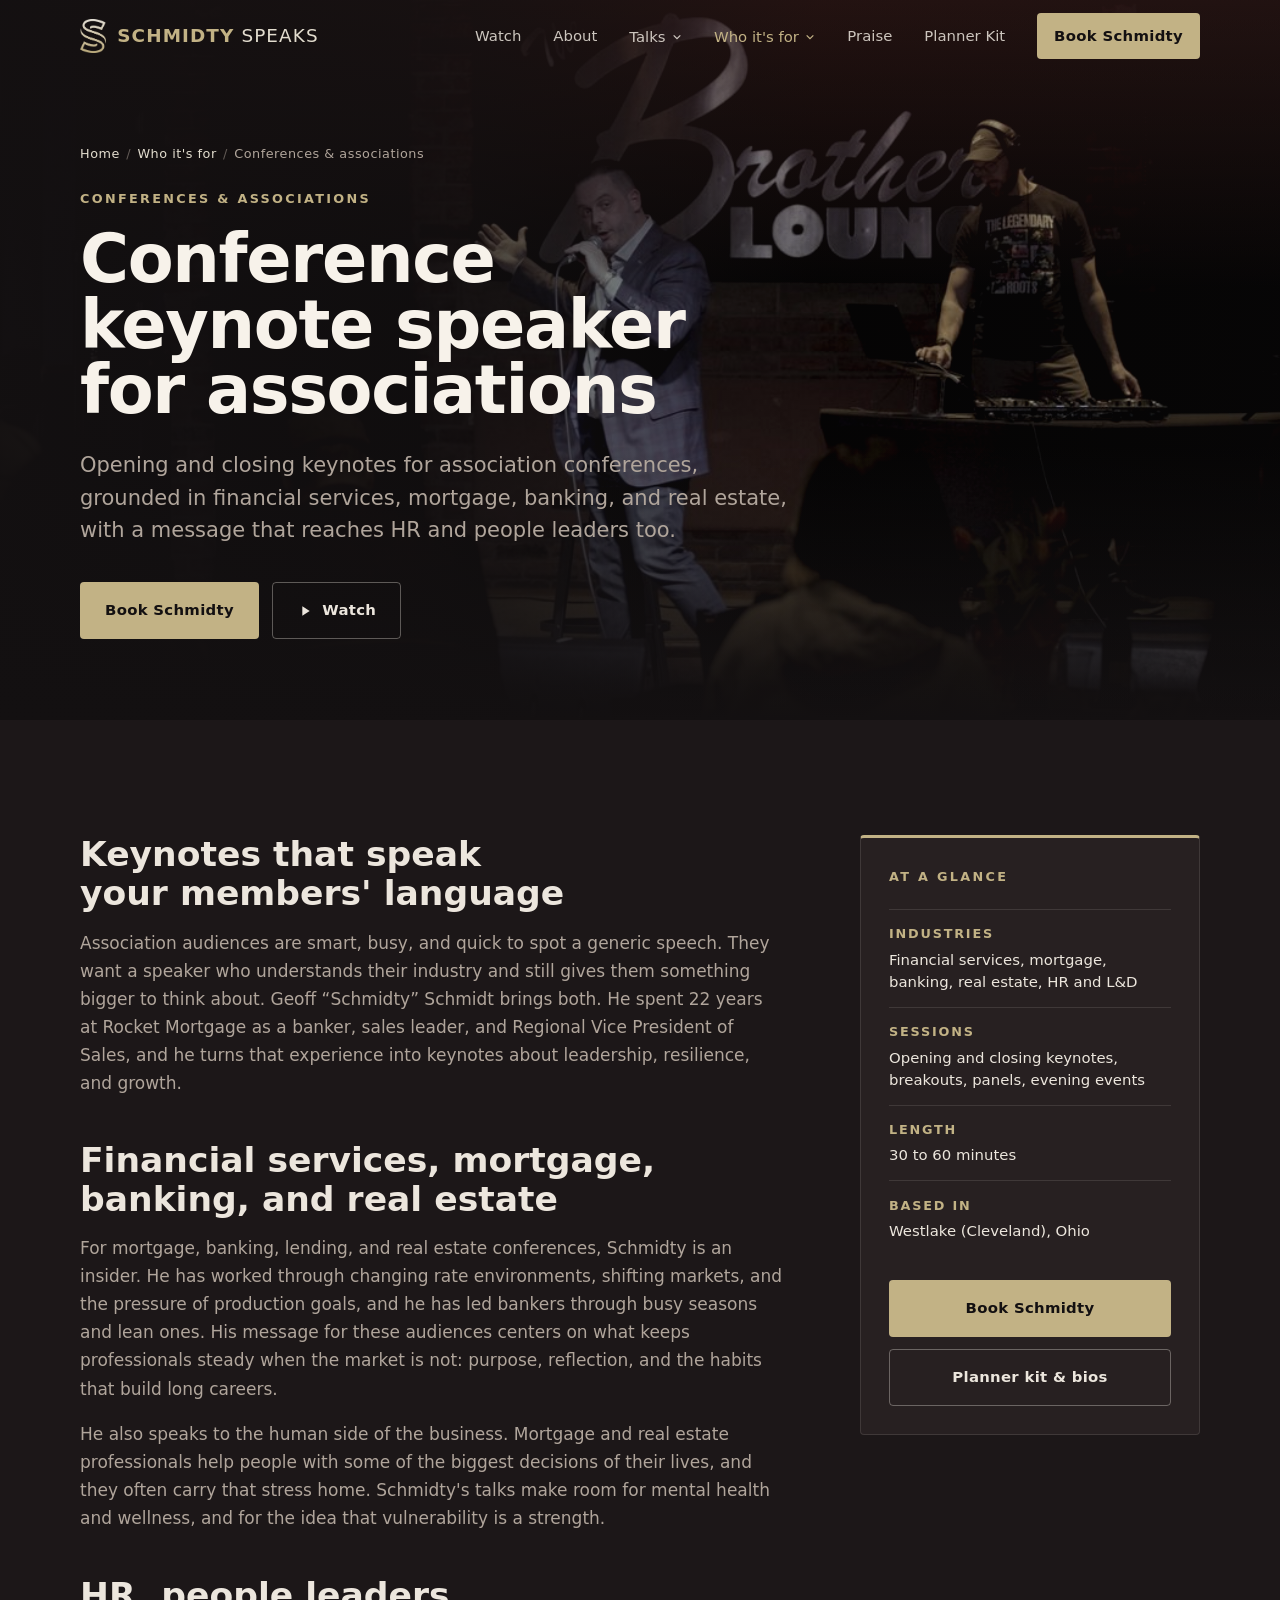
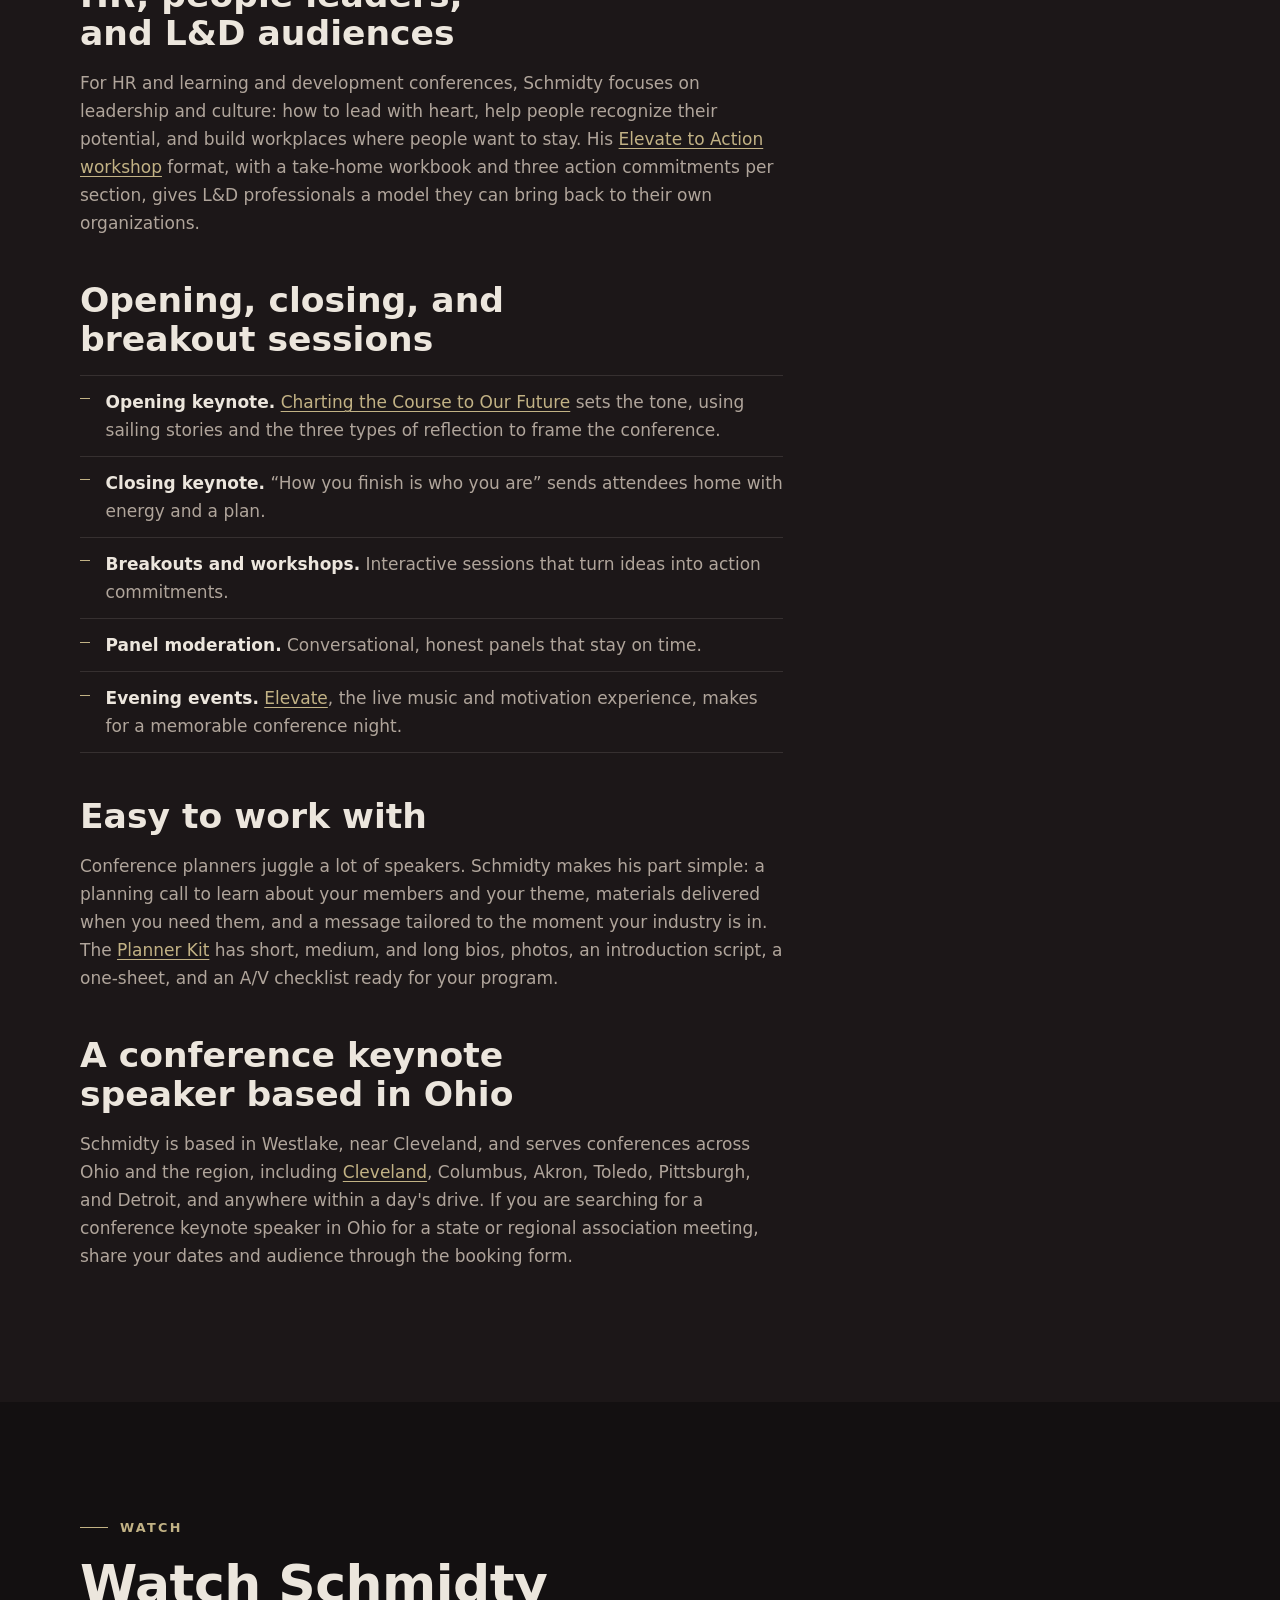
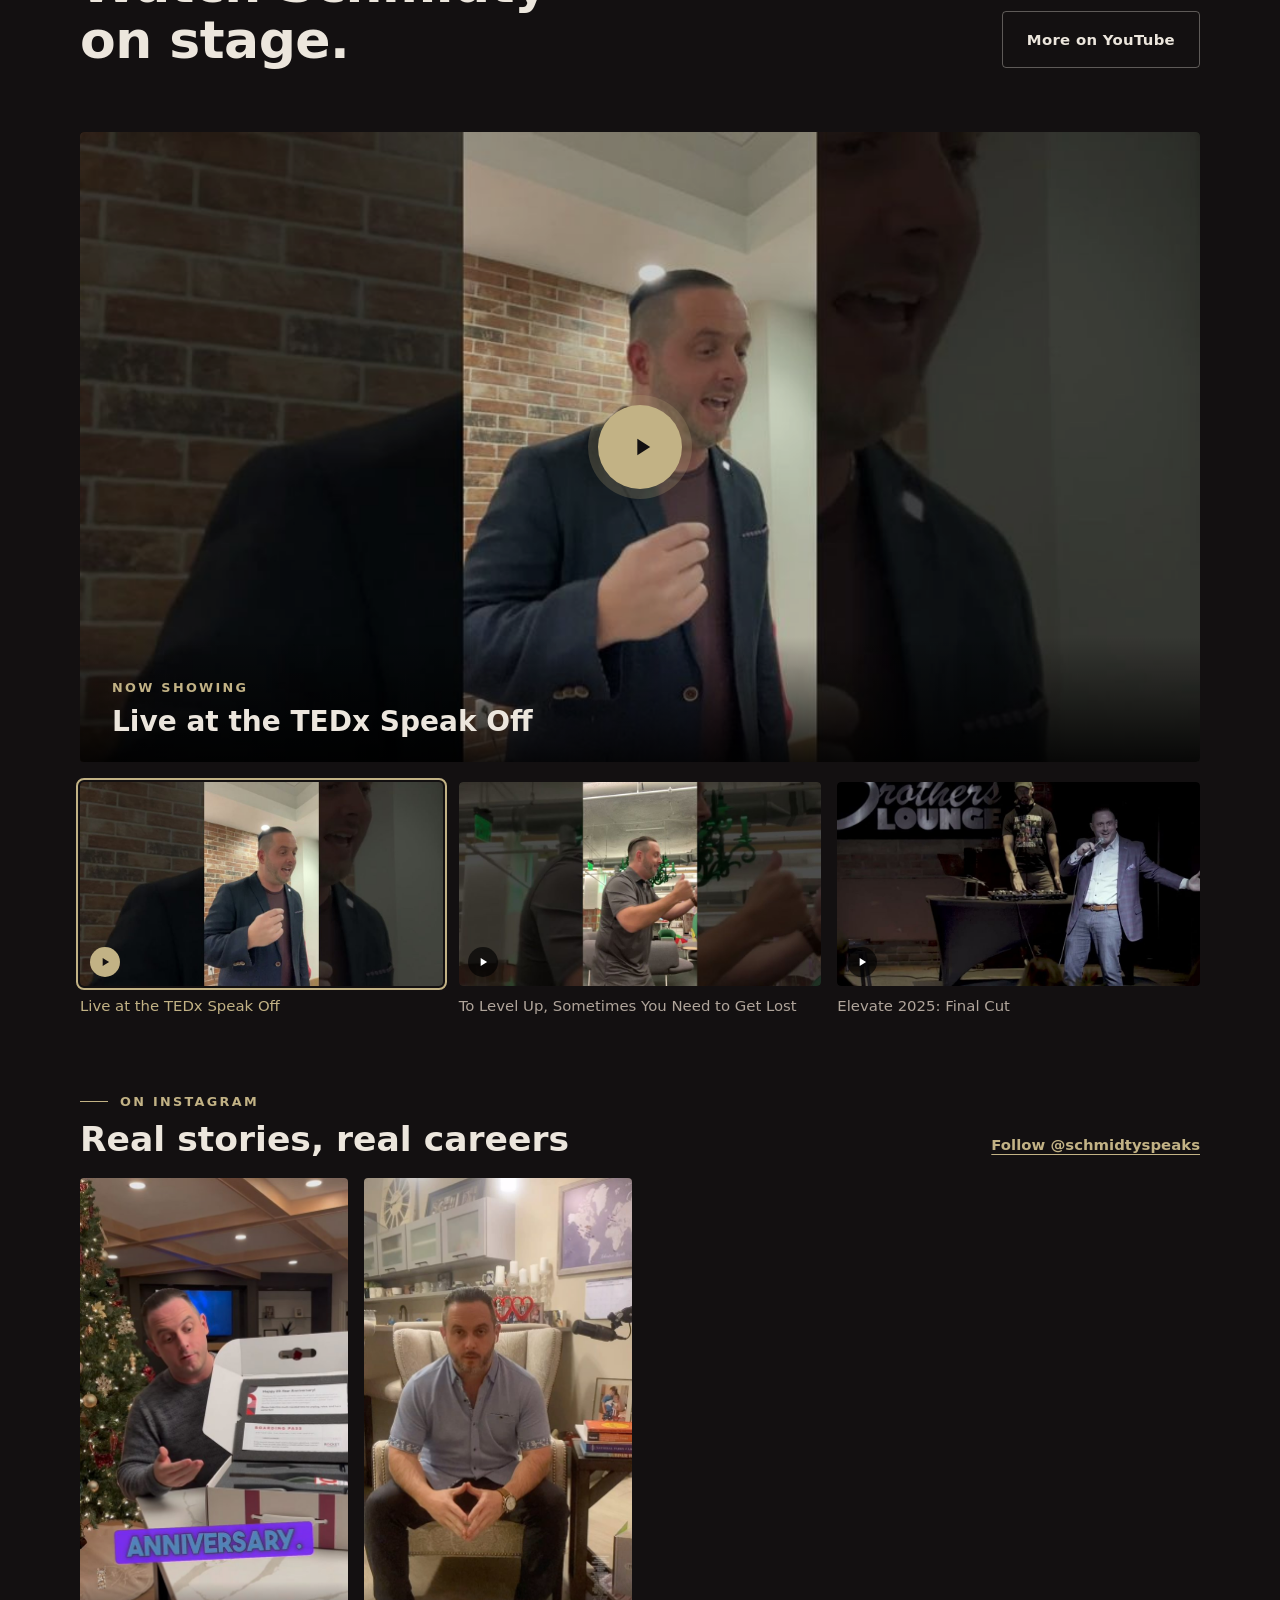
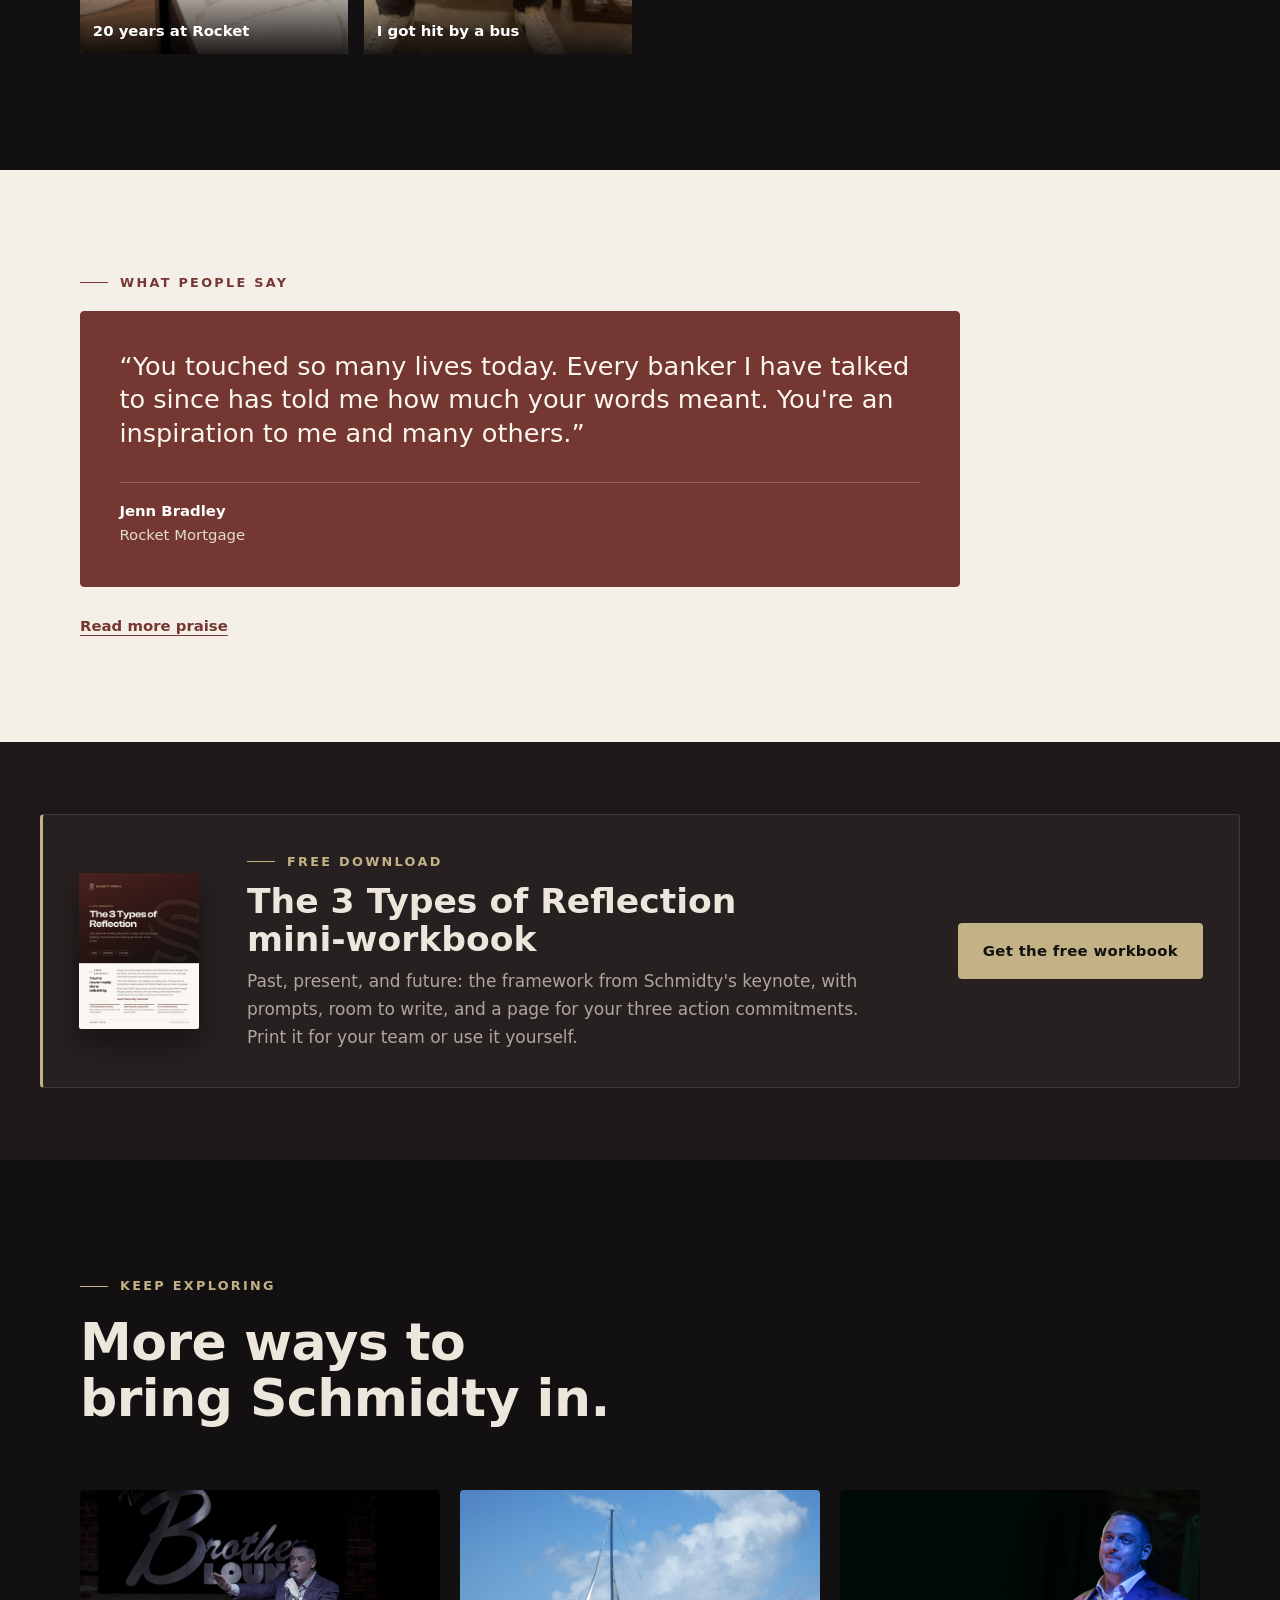
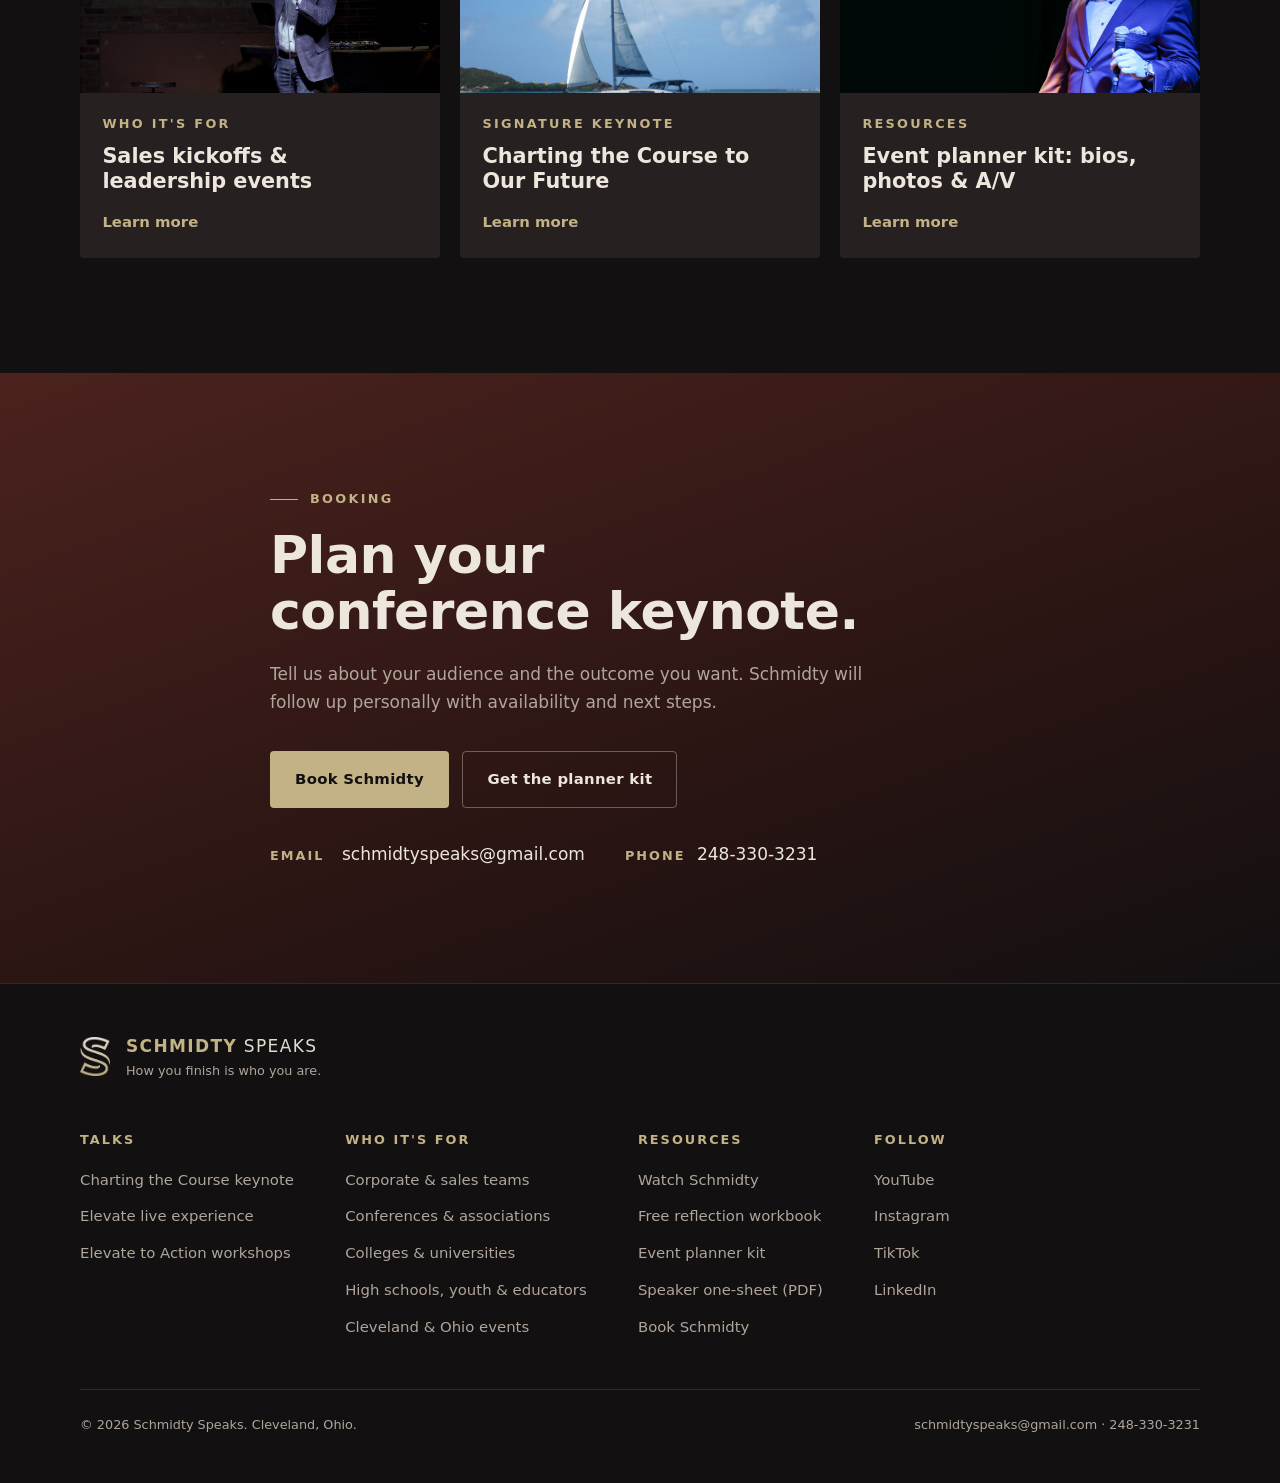
<file: associations/index.html>
<!doctype html>
<html lang="en">
<head>
<meta charset="utf-8">
<meta name="viewport" content="width=device-width, initial-scale=1">
<title>Conference Keynote Speaker in Ohio for Associations | Schmidty Speaks</title>
<meta name="description" content="Conference keynote speaker in Ohio Geoff “Schmidty” Schmidt brings 22 years of mortgage and banking leadership to financial services, real estate, and HR association audiences.">
<link rel="canonical" href="https://www.schmidtyspeaks.com/associations/">
<meta property="og:site_name" content="Schmidty Speaks">
<meta property="og:title" content="Conference Keynote Speaker in Ohio for Associations | Schmidty Speaks">
<meta property="og:description" content="Conference keynote speaker in Ohio Geoff “Schmidty” Schmidt brings 22 years of mortgage and banking leadership to financial services, real estate, and HR association audiences.">
<meta property="og:image" content="https://www.schmidtyspeaks.com/assets/stage-wide.jpg">
<meta property="og:image:width" content="1050">
<meta property="og:image:height" content="591">
<meta property="og:type" content="website">
<meta property="og:url" content="https://www.schmidtyspeaks.com/associations/">
<meta name="twitter:card" content="summary_large_image">
<meta name="twitter:title" content="Conference Keynote Speaker in Ohio for Associations | Schmidty Speaks">
<meta name="twitter:description" content="Conference keynote speaker in Ohio Geoff “Schmidty” Schmidt brings 22 years of mortgage and banking leadership to financial services, real estate, and HR association audiences.">
<meta name="twitter:image" content="https://www.schmidtyspeaks.com/assets/stage-wide.jpg">
<link rel="icon" type="image/png" href="/assets/favicon.png">
<link rel="preconnect" href="https://api.fontshare.com" crossorigin>
<link href="https://api.fontshare.com/v2/css?f[]=clash-display@500,600&display=swap" rel="stylesheet">
<link href="https://api.fontshare.com/v2/css?f[]=satoshi@400,500,700&display=swap" rel="stylesheet">
<link rel="preload" as="image" href="/assets/stage-wide.jpg">
<link rel="stylesheet" href="/styles.css?v=8">
<script>document.documentElement.classList.add("js")</script>
<script type="application/ld+json">
{"@context":"https://schema.org","@graph":[{"@type":"Service","name":"Conference and association keynote speaking","description":"Conference keynote speaker in Ohio Geoff “Schmidty” Schmidt brings 22 years of mortgage and banking leadership to financial services, real estate, and HR association audiences.","url":"https://www.schmidtyspeaks.com/associations/","serviceType":"Conference keynote speaking","provider":{"@type":"Person","@id":"https://www.schmidtyspeaks.com/#geoff","name":"Geoff Schmidt","alternateName":["Schmidty","Schmidty Speaks"],"jobTitle":"Keynote Speaker","url":"https://www.schmidtyspeaks.com/","image":"https://www.schmidtyspeaks.com/assets/stage-wide.jpg","email":"mailto:schmidtyspeaks@gmail.com","telephone":"+1-248-330-3231","alumniOf":{"@type":"CollegeOrUniversity","name":"Michigan State University"},"address":{"@type":"PostalAddress","addressLocality":"Westlake","addressRegion":"OH","addressCountry":"US"},"sameAs":["https://www.youtube.com/@schmidtyspeaks","https://www.instagram.com/schmidtyspeaks/","https://www.tiktok.com/@schmidty.speaks","https://www.linkedin.com/in/geoff-schmidt-78b8a6326"]},"areaServed":[{"@type":"State","name":"Ohio"},{"@type":"Country","name":"United States"}],"audience":{"@type":"Audience","audienceType":"Associations and conferences in financial services, mortgage, banking, real estate, and HR"}},{"@type":"BreadcrumbList","itemListElement":[{"@type":"ListItem","position":1,"name":"Home","item":"https://www.schmidtyspeaks.com/"},{"@type":"ListItem","position":2,"name":"Who it's for","item":"https://www.schmidtyspeaks.com/#talks"},{"@type":"ListItem","position":3,"name":"Conferences &amp; associations","item":"https://www.schmidtyspeaks.com/associations/"}]}]}
</script>
</head>
<body>
<a class="skip" href="#main">Skip to content</a>

<header class="site-header" id="header">
  <div class="wrap header-inner">
    <a class="brand" href="/" aria-label="Schmidty Speaks home">
      <img src="/assets/logo-s.png" alt="" width="28" height="36">
      <span class="brand-word"><b>Schmidty</b> Speaks</span>
    </a>
    <nav class="nav" id="nav" aria-label="Primary">
      <a href="/#watch">Watch</a>
      <a href="/#about">About</a>
      <div class="nav-group">
        <button class="nav-drop-btn" type="button" aria-expanded="false" aria-controls="menu-talks">Talks<svg class="chev" viewBox="0 0 12 12" width="10" height="10" aria-hidden="true"><path d="M2 4l4 4 4-4" fill="none" stroke="currentColor" stroke-width="1.5"/></svg></button>
        <div class="nav-menu" id="menu-talks">
          <a href="/#talks">All talks &amp; formats</a>
          <a href="/keynotes/charting-the-course/">Charting the Course keynote</a>
          <a href="/elevate/">Elevate live experience</a>
          <a href="/workshops/">Elevate to Action workshops</a>
        </div>
      </div>
      <div class="nav-group is-current">
        <button class="nav-drop-btn" type="button" aria-expanded="false" aria-controls="menu-who">Who it's for<svg class="chev" viewBox="0 0 12 12" width="10" height="10" aria-hidden="true"><path d="M2 4l4 4 4-4" fill="none" stroke="currentColor" stroke-width="1.5"/></svg></button>
        <div class="nav-menu" id="menu-who">
          <a href="/corporate/">Corporate &amp; sales teams</a>
          <a href="/associations/" aria-current="page">Conferences &amp; associations</a>
          <a href="/colleges/">Colleges &amp; universities</a>
          <a href="/schools/">High schools, youth &amp; educators</a>
          <a href="/cleveland-keynote-speaker/">Cleveland &amp; Ohio events</a>
        </div>
      </div>
      <a href="/#praise">Praise</a>
      <a href="/planner-kit/">Planner Kit</a>
      <a class="btn btn-gold btn-sm" href="/?type=Keynote#book">Book Schmidty</a>
    </nav>
    <button class="menu-btn" id="menuBtn" aria-expanded="false" aria-controls="nav" aria-label="Open menu">
      <span></span><span></span>
    </button>
  </div>
</header>

<main id="main">

<section class="hero hero--page" id="top">
  <div class="hero-media" aria-hidden="true">
    <img src="/assets/stage-wide.jpg" alt="" style="object-position:50% 35%">
  </div>
  <div class="wrap hero-inner">
    <nav class="crumbs" aria-label="Breadcrumb"><ol><li><a href="/">Home</a></li><li><a href="/#talks">Who it's for</a></li><li aria-current="page">Conferences &amp; associations</li></ol></nav>
    <p class="eyebrow">Conferences &amp; associations</p>
    <h1 class="hero-title">Conference keynote speaker for associations</h1>
    <p class="hero-sub">Opening and closing keynotes for association conferences, grounded in financial services, mortgage, banking, and real estate, with a message that reaches HR and people leaders too.</p>
    <div class="hero-ctas">
      <a class="btn btn-gold" href="/?type=Keynote#book">Book Schmidty</a>
      <a class="btn btn-ghost" href="#watch-here"><svg viewBox="0 0 24 24" width="16" height="16" aria-hidden="true"><path fill="currentColor" d="M8 5v14l11-7z"/></svg>Watch</a>
    </div>
  </div>
</section>

<section class="section page-body">
  <div class="wrap prose-grid">
    <article class="prose reveal">

      <h2>Keynotes that speak your members' language</h2>
      <p>Association audiences are smart, busy, and quick to spot a generic speech. They want a speaker who understands their industry and still gives them something bigger to think about. Geoff “Schmidty” Schmidt brings both. He spent 22 years at Rocket Mortgage as a banker, sales leader, and Regional Vice President of Sales, and he turns that experience into keynotes about leadership, resilience, and growth.</p>
      <h2>Financial services, mortgage, banking, and real estate</h2>
      <p>For mortgage, banking, lending, and real estate conferences, Schmidty is an insider. He has worked through changing rate environments, shifting markets, and the pressure of production goals, and he has led bankers through busy seasons and lean ones. His message for these audiences centers on what keeps professionals steady when the market is not: purpose, reflection, and the habits that build long careers.</p>
      <p>He also speaks to the human side of the business. Mortgage and real estate professionals help people with some of the biggest decisions of their lives, and they often carry that stress home. Schmidty's talks make room for mental health and wellness, and for the idea that vulnerability is a strength.</p>
      <h2>HR, people leaders, and L&amp;D audiences</h2>
      <p>For HR and learning and development conferences, Schmidty focuses on leadership and culture: how to lead with heart, help people recognize their potential, and build workplaces where people want to stay. His <a href="/workshops/">Elevate to Action workshop</a> format, with a take-home workbook and three action commitments per section, gives L&amp;D professionals a model they can bring back to their own organizations.</p>
      <h2>Opening, closing, and breakout sessions</h2>
      <ul>
        <li><b>Opening keynote.</b> <a href="/keynotes/charting-the-course/">Charting the Course to Our Future</a> sets the tone, using sailing stories and the three types of reflection to frame the conference.</li>
        <li><b>Closing keynote.</b> “How you finish is who you are” sends attendees home with energy and a plan.</li>
        <li><b>Breakouts and workshops.</b> Interactive sessions that turn ideas into action commitments.</li>
        <li><b>Panel moderation.</b> Conversational, honest panels that stay on time.</li>
        <li><b>Evening events.</b> <a href="/elevate/">Elevate</a>, the live music and motivation experience, makes for a memorable conference night.</li>
      </ul>
      <h2>Easy to work with</h2>
      <p>Conference planners juggle a lot of speakers. Schmidty makes his part simple: a planning call to learn about your members and your theme, materials delivered when you need them, and a message tailored to the moment your industry is in. The <a href="/planner-kit/">Planner Kit</a> has short, medium, and long bios, photos, an introduction script, a one-sheet, and an A/V checklist ready for your program.</p>
      <h2>A conference keynote speaker based in Ohio</h2>
      <p>Schmidty is based in Westlake, near Cleveland, and serves conferences across Ohio and the region, including <a href="/cleveland-keynote-speaker/">Cleveland</a>, Columbus, Akron, Toledo, Pittsburgh, and Detroit, and anywhere within a day's drive. If you are searching for a conference keynote speaker in Ohio for a state or regional association meeting, share your dates and audience through the booking form.</p>
    </article>
    <aside class="aside-card reveal" aria-label="At a glance">
      <p class="tag">At a glance</p>
      <dl class="glance"><div><dt>Industries</dt><dd>Financial services, mortgage, banking, real estate, HR and L&amp;D</dd></div><div><dt>Sessions</dt><dd>Opening and closing keynotes, breakouts, panels, evening events</dd></div><div><dt>Length</dt><dd>30 to 60 minutes</dd></div><div><dt>Based in</dt><dd>Westlake (Cleveland), Ohio</dd></div></dl>
      <a class="btn btn-gold btn-block" href="/?type=Keynote#book">Book Schmidty</a>
      <a class="btn btn-ghost btn-block" href="/planner-kit/">Planner kit &amp; bios</a>
    </aside>
  </div>
</section>

<section class="section watch page-watch" id="watch-here">
  <div class="wrap">
    <div class="section-head reveal">
      <div>
        <p class="kicker">Watch</p>
        <h2 class="h2">Watch Schmidty on stage.</h2>
      </div>
      <a class="btn btn-ghost head-cta" href="https://www.youtube.com/@schmidtyspeaks/videos" target="_blank" rel="noopener">More on YouTube</a>
    </div>

    <div class="player reveal" id="player-assn" data-id="8FYg4rmkSTg">
      <button class="player-poster" aria-label="Play video: Live at the TEDx Speak Off">
        <img src="/assets/yt/8FYg4rmkSTg.jpg" alt="" loading="lazy">
        <span class="play-ring" aria-hidden="true"><svg viewBox="0 0 24 24" width="28" height="28"><path fill="currentColor" d="M8 5v14l11-7z"/></svg></span>
      </button>
      <div class="player-meta">
        <p class="tag">Now showing</p>
        <h3 class="h3">Live at the TEDx Speak Off</h3>
      </div>
    </div>
    <ul class="video-grid video-grid--sub" data-player="player-assn">
      <li><button class="vid is-active" data-id="8FYg4rmkSTg" data-title="Live at the TEDx Speak Off"><span class="vid-thumb"><img src="/assets/yt/8FYg4rmkSTg.jpg" alt="" loading="lazy"><i class="vid-play" aria-hidden="true"><svg viewBox="0 0 24 24" width="14" height="14"><path fill="currentColor" d="M8 5v14l11-7z"/></svg></i></span><span class="vid-title">Live at the TEDx Speak Off</span></button></li>
      <li><button class="vid" data-id="QyZnX5eRglw" data-title="To Level Up, Sometimes You Need to Get Lost"><span class="vid-thumb"><img src="/assets/yt/QyZnX5eRglw.jpg" alt="" loading="lazy"><i class="vid-play" aria-hidden="true"><svg viewBox="0 0 24 24" width="14" height="14"><path fill="currentColor" d="M8 5v14l11-7z"/></svg></i></span><span class="vid-title">To Level Up, Sometimes You Need to Get Lost</span></button></li>
      <li><button class="vid" data-id="6aMfyfReLpI" data-title="Elevate 2025: Final Cut"><span class="vid-thumb"><img src="/assets/yt/6aMfyfReLpI.jpg" alt="" loading="lazy"><i class="vid-play" aria-hidden="true"><svg viewBox="0 0 24 24" width="14" height="14"><path fill="currentColor" d="M8 5v14l11-7z"/></svg></i></span><span class="vid-title">Elevate 2025: Final Cut</span></button></li>
    </ul>
    <div class="reels-head reveal">
      <div>
        <p class="kicker">On Instagram</p>
        <h3 class="h3">Real stories, real careers</h3>
      </div>
      <a class="text-link" href="https://www.instagram.com/schmidtyspeaks/" target="_blank" rel="noopener">Follow @schmidtyspeaks</a>
    </div>
    <ul class="reels ig-reels reveal clips-2"><li><a class="reel" href="https://www.instagram.com/schmidtyspeaks/reel/DEY0X8_sg29/" target="_blank" rel="noopener" aria-label="Watch on Instagram: 20 years at Rocket"><img src="/assets/ig/DEY0X8_sg29.jpg?v=2" alt="" loading="lazy"><span class="reel-title">20 years at Rocket</span></a></li><li><a class="reel" href="https://www.instagram.com/schmidtyspeaks/reel/C2gbwkUgOvu/" target="_blank" rel="noopener" aria-label="Watch on Instagram: I got hit by a bus"><img src="/assets/ig/C2gbwkUgOvu.jpg?v=2" alt="" loading="lazy"><span class="reel-title">I got hit by a bus</span></a></li></ul>
  </div>
</section>

<section class="section praise praise--single" aria-label="Testimonial">
  <div class="wrap">
    <p class="kicker reveal">What people say</p>
    <figure class="testimonial t-lead t-single reveal">
      <blockquote>“You touched so many lives today. Every banker I have talked to since has told me how much your words meant. You're an inspiration to me and many others.”</blockquote>
      <figcaption><b>Jenn Bradley</b>Rocket Mortgage</figcaption>
    </figure>
    <p class="praise-more reveal"><a class="text-link text-link--dark" href="/#praise">Read more praise</a></p>
  </div>
</section>


<section class="wb-band" aria-label="Free reflection workbook">
  <div class="wrap wb-band-inner reveal">
    <img class="wb-cover" src="/assets/downloads/workbook-cover.jpg" alt="Cover of the 3 Types of Reflection mini-workbook" width="300" height="388" loading="lazy">
    <div class="wb-copy">
      <p class="kicker">Free download</p>
      <h2 class="h3">The 3 Types of Reflection mini-workbook</h2>
      <p>Past, present, and future: the framework from Schmidty's keynote, with prompts, room to write, and a page for your three action commitments. Print it for your team or use it yourself.</p>
    </div>
    <a class="btn btn-gold" href="/reflection-workbook/">Get the free workbook</a>
  </div>
</section>


<section class="section related" aria-label="Related">
  <div class="wrap">
    <div class="section-head reveal"><p class="kicker">Keep exploring</p><h2 class="h2">More ways to bring Schmidty in.</h2></div>
    <ul class="related-grid reveal"><li><a class="related-card" href="/corporate/"><img src="/assets/stage-closeup.jpg" alt="" loading="lazy"><span class="related-body"><span class="tag">Who it's for</span><span class="related-title">Sales kickoffs &amp; leadership events</span><span class="related-go">Learn more</span></span></a></li><li><a class="related-card" href="/keynotes/charting-the-course/"><img src="/assets/sail-underway.jpg" alt="" loading="lazy"><span class="related-body"><span class="tag">Signature keynote</span><span class="related-title">Charting the Course to Our Future</span><span class="related-go">Learn more</span></span></a></li><li><a class="related-card" href="/planner-kit/"><img src="/assets/hero-smile.jpg" alt="" loading="lazy"><span class="related-body"><span class="tag">Resources</span><span class="related-title">Event planner kit: bios, photos &amp; A/V</span><span class="related-go">Learn more</span></span></a></li></ul>
  </div>
</section>


<section class="section book cta-band" aria-label="Book Schmidty">
  <div class="wrap cta-inner reveal">
    <p class="kicker">Booking</p>
    <h2 class="h2">Plan your conference keynote.</h2>
    <p>Tell us about your audience and the outcome you want. Schmidty will follow up personally with availability and next steps.</p>
    <div class="hero-ctas">
      <a class="btn btn-gold" href="/?type=Keynote#book">Book Schmidty</a>
      <a class="btn btn-ghost" href="/planner-kit/">Get the planner kit</a>
    </div>
    <ul class="contact-list contact-inline">
      <li><span>Email</span><a href="mailto:schmidtyspeaks@gmail.com">schmidtyspeaks@gmail.com</a></li>
      <li><span>Phone</span><a href="tel:+12483303231">248-330-3231</a></li>
    </ul>
  </div>
</section>

</main>

<footer class="site-footer">
  <div class="wrap">
    <div class="footer-top">
      <div class="footer-brand">
        <img src="/assets/logo-s.png" alt="" width="34" height="44">
        <div>
          <p class="footer-word"><b>Schmidty</b> Speaks</p>
          <p class="footer-tag">How you finish is who you are.</p>
        </div>
      </div>
      <nav class="footer-cols" aria-label="Footer">
        <div>
          <p class="footer-h">Talks</p>
          <ul><li><a href="/keynotes/charting-the-course/">Charting the Course keynote</a></li><li><a href="/elevate/">Elevate live experience</a></li><li><a href="/workshops/">Elevate to Action workshops</a></li></ul>
        </div>
        <div>
          <p class="footer-h">Who it's for</p>
          <ul><li><a href="/corporate/">Corporate &amp; sales teams</a></li><li><a href="/associations/">Conferences &amp; associations</a></li><li><a href="/colleges/">Colleges &amp; universities</a></li><li><a href="/schools/">High schools, youth &amp; educators</a></li><li><a href="/cleveland-keynote-speaker/">Cleveland &amp; Ohio events</a></li></ul>
        </div>
        <div>
          <p class="footer-h">Resources</p>
          <ul><li><a href="/#watch">Watch Schmidty</a></li><li><a href="/reflection-workbook/">Free reflection workbook</a></li><li><a href="/planner-kit/">Event planner kit</a></li><li><a href="/assets/downloads/schmidty-speaks-one-sheet.pdf">Speaker one-sheet (PDF)</a></li><li><a href="/#book">Book Schmidty</a></li></ul>
        </div>
        <div>
          <p class="footer-h">Follow</p>
          <ul><li><a href="https://www.youtube.com/@schmidtyspeaks" target="_blank" rel="noopener">YouTube</a></li><li><a href="https://www.instagram.com/schmidtyspeaks/" target="_blank" rel="noopener">Instagram</a></li><li><a href="https://www.tiktok.com/@schmidty.speaks" target="_blank" rel="noopener">TikTok</a></li><li><a href="https://www.linkedin.com/in/geoff-schmidt-78b8a6326" target="_blank" rel="noopener">LinkedIn</a></li></ul>
        </div>
      </nav>
    </div>
    <div class="footer-bottom">
      <p class="footer-copy">&copy; 2026 Schmidty Speaks. Cleveland, Ohio.</p>
      <p class="footer-copy"><a href="mailto:schmidtyspeaks@gmail.com">schmidtyspeaks@gmail.com</a> &middot; <a href="tel:+12483303231">248-330-3231</a></p>
    </div>
  </div>
</footer>

<script src="/analytics.js?v=1" defer></script>
<script src="/app.js?v=4" defer></script>
</body>
</html>
</file>
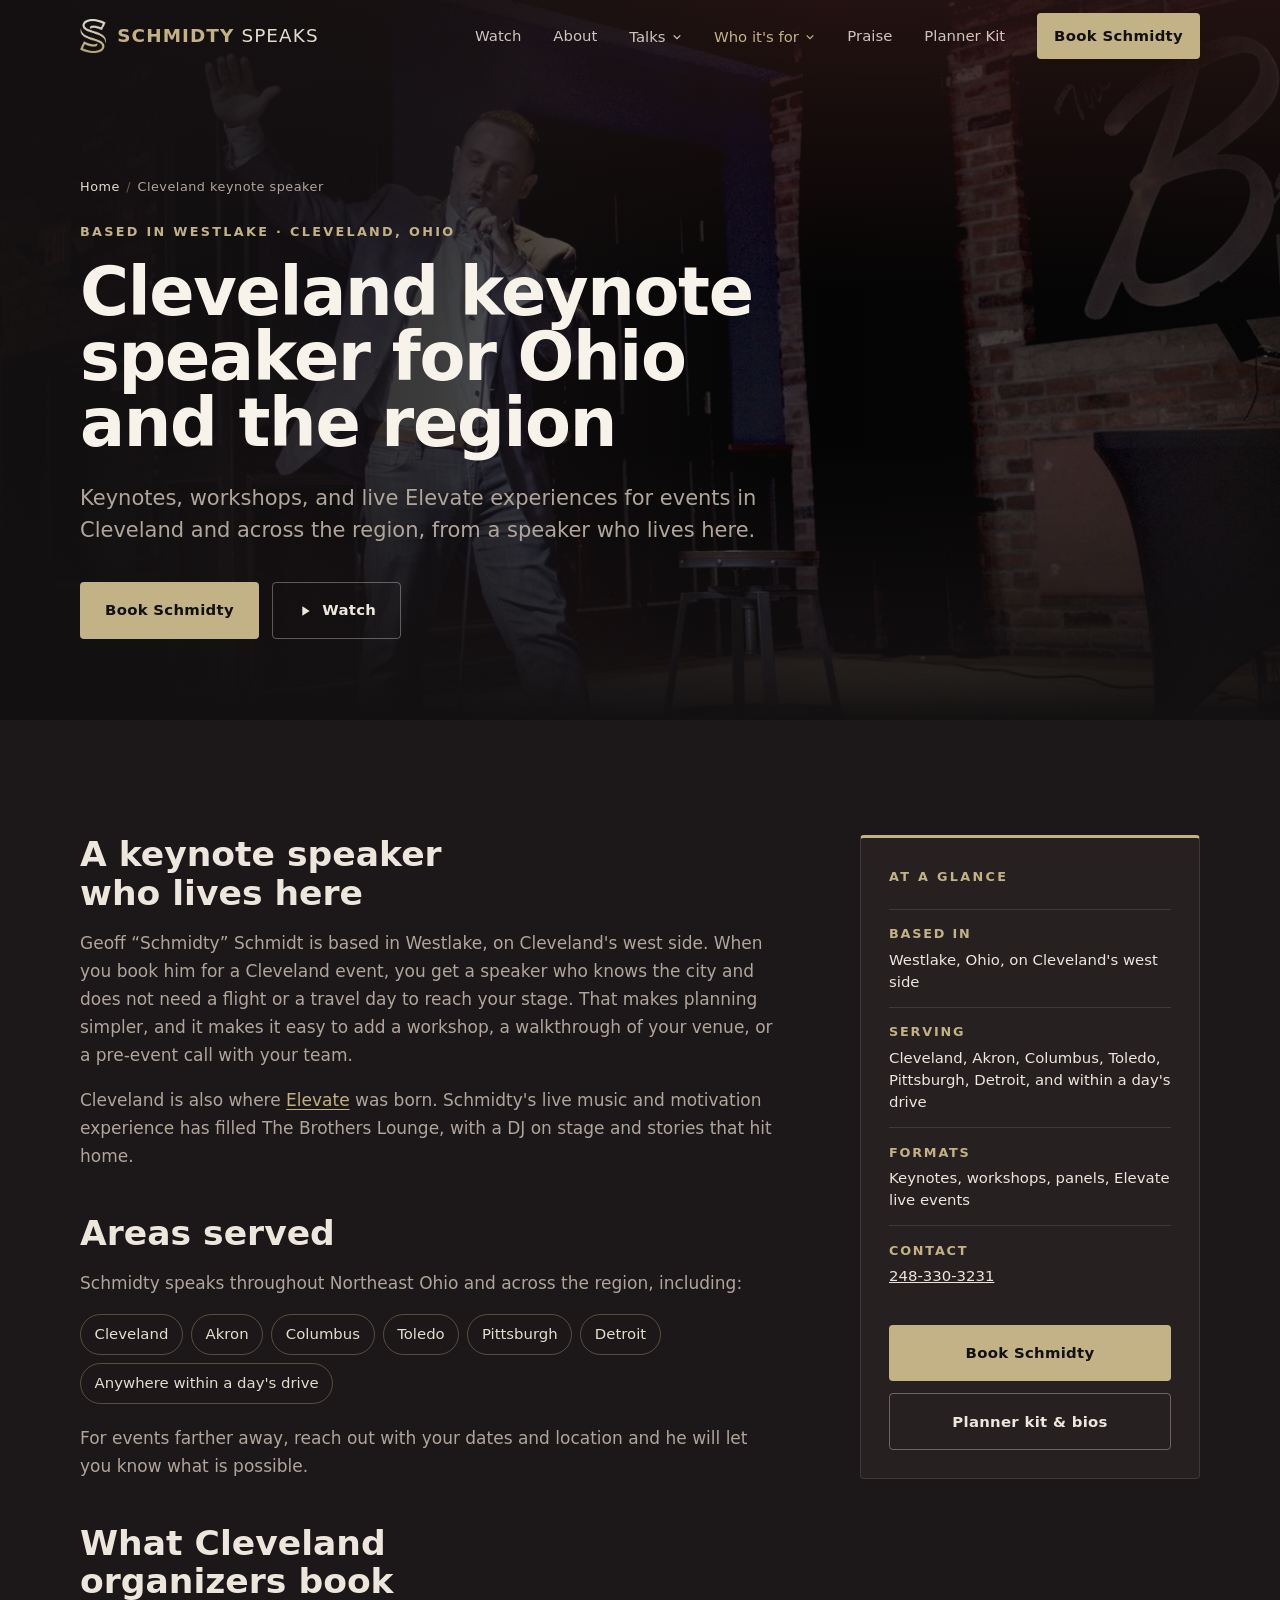
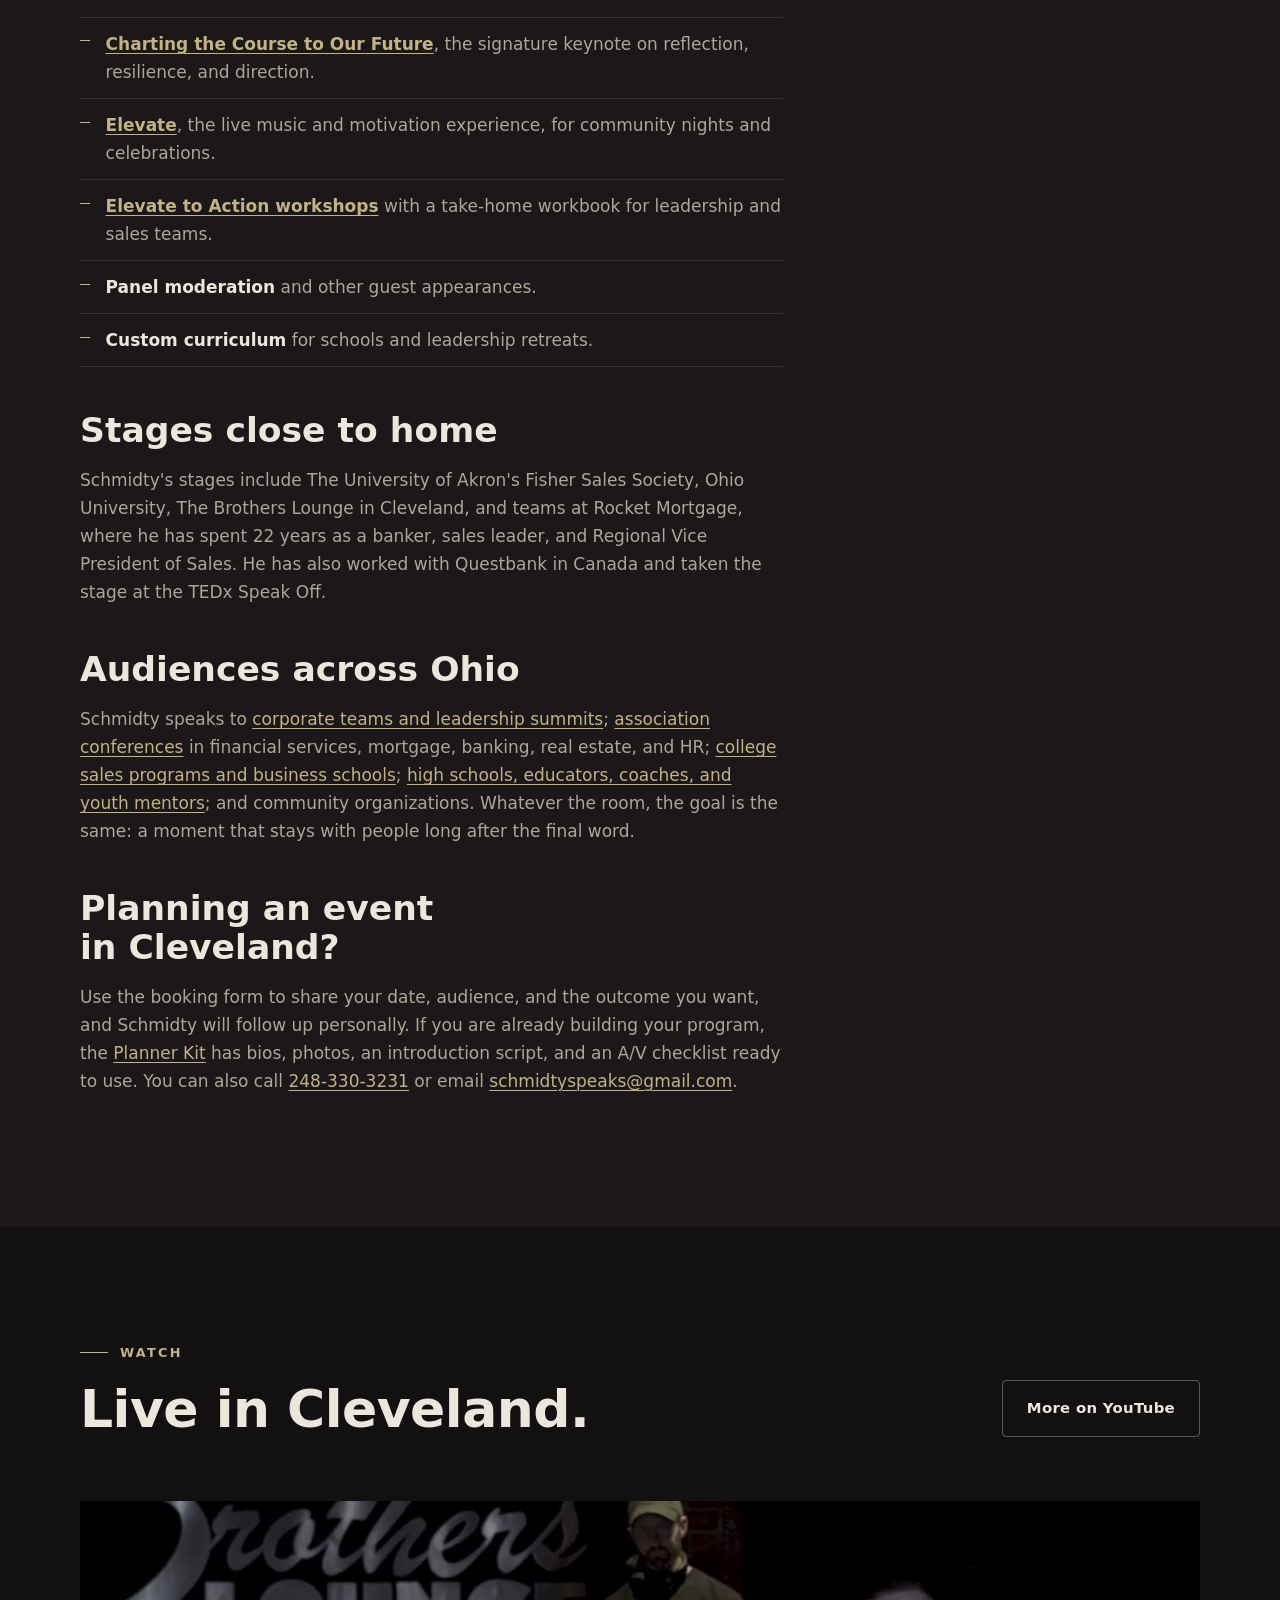
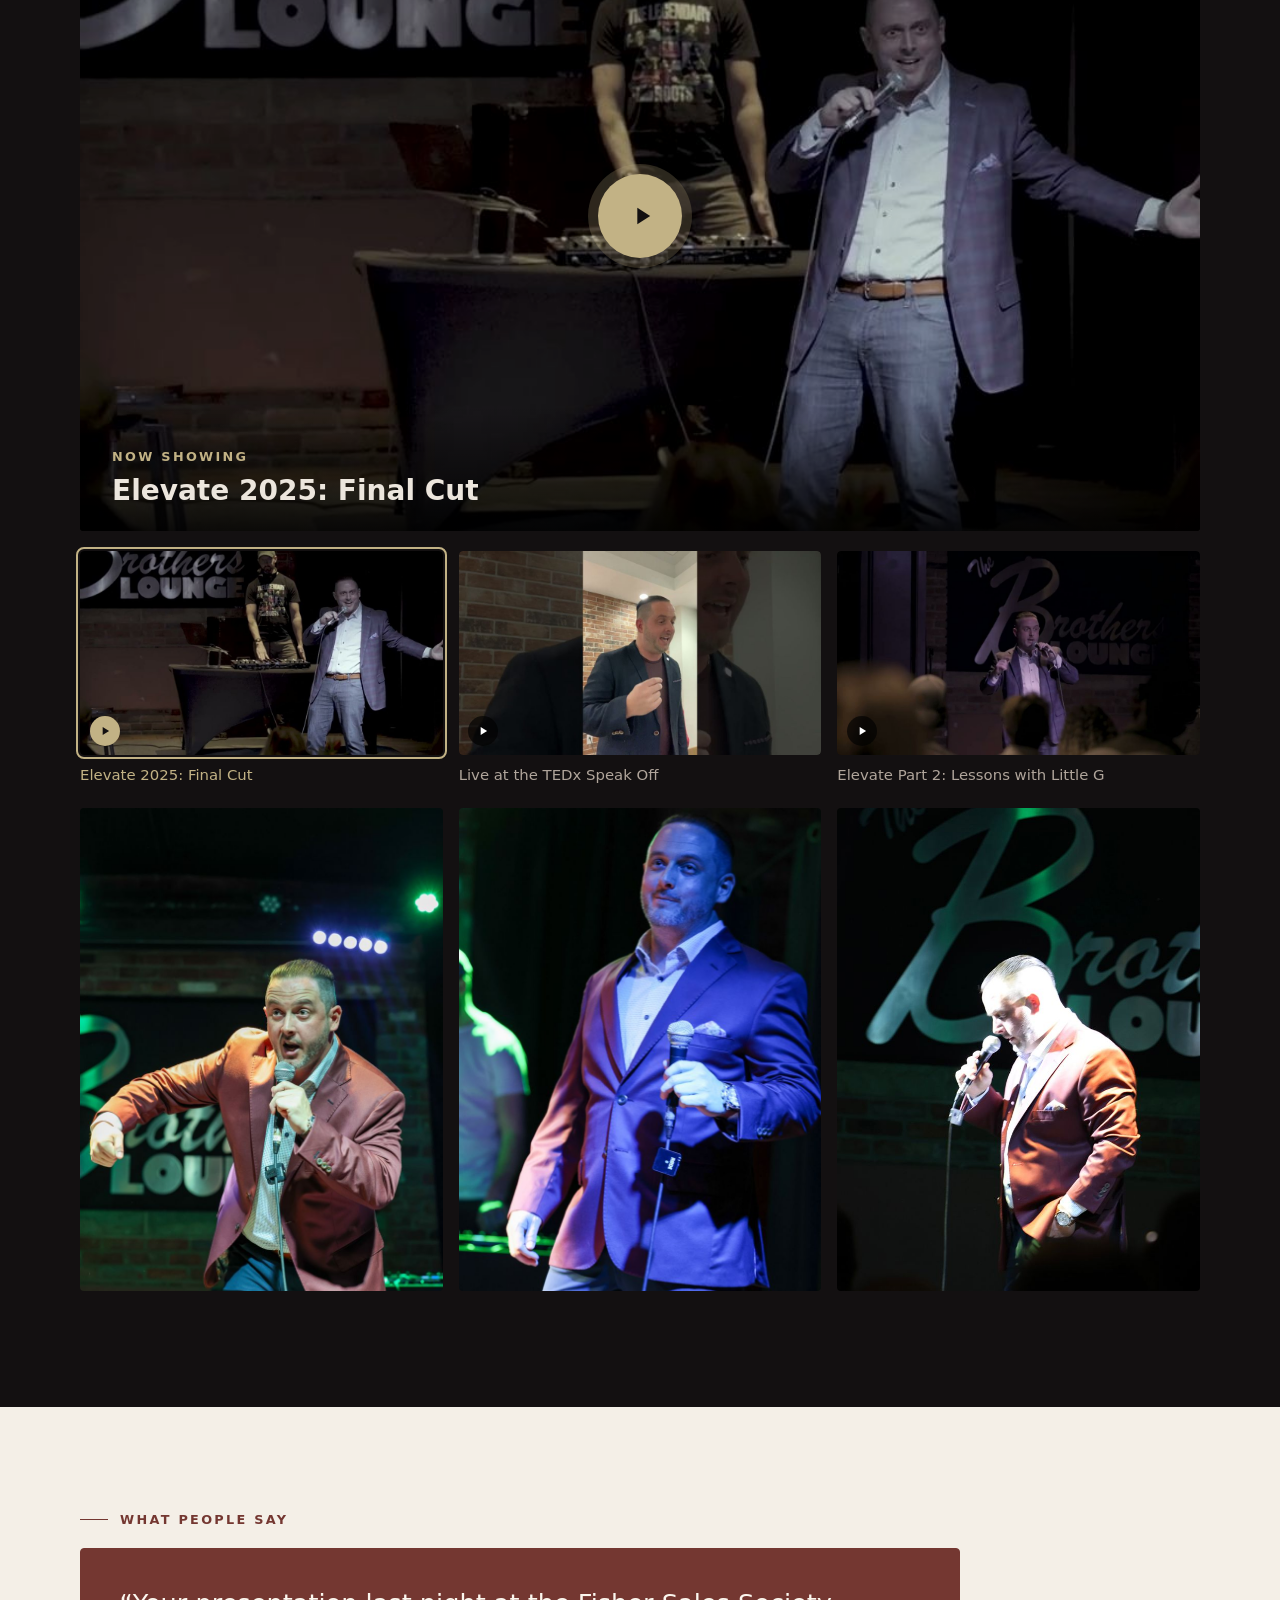
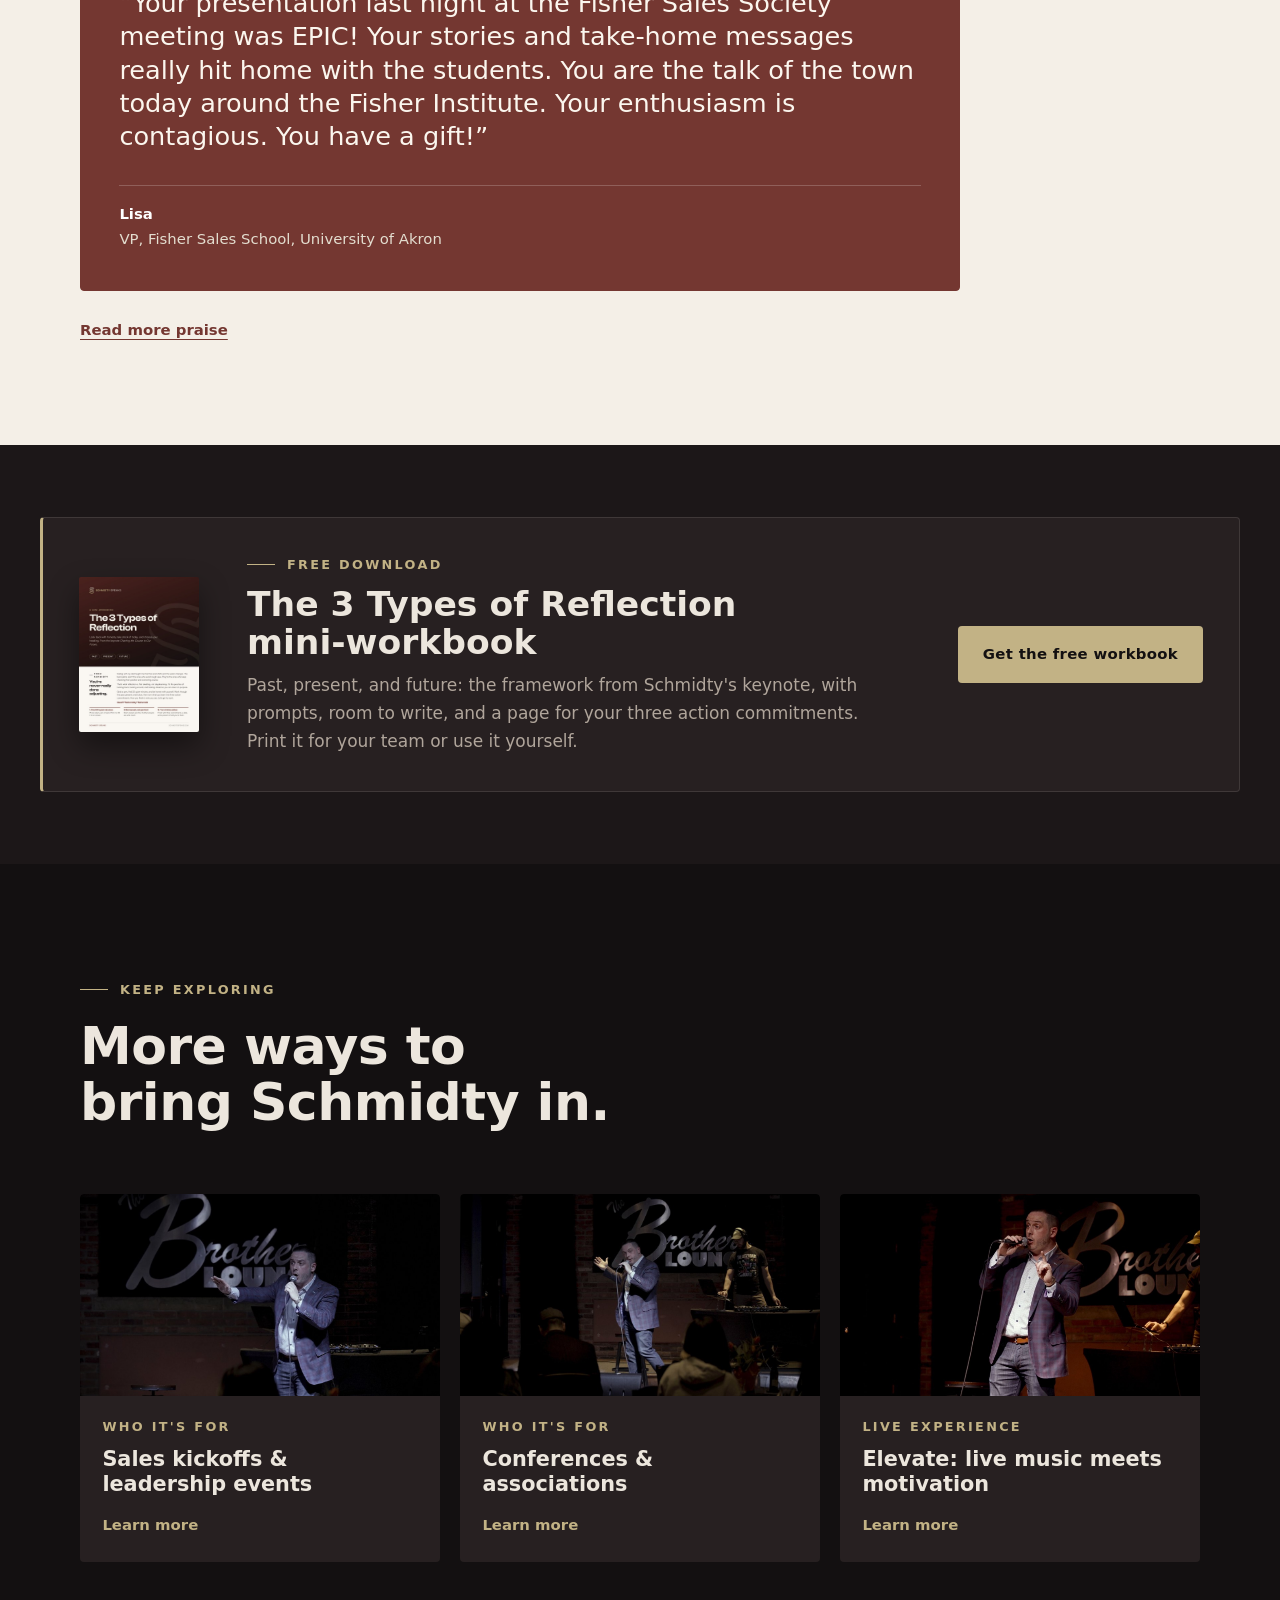
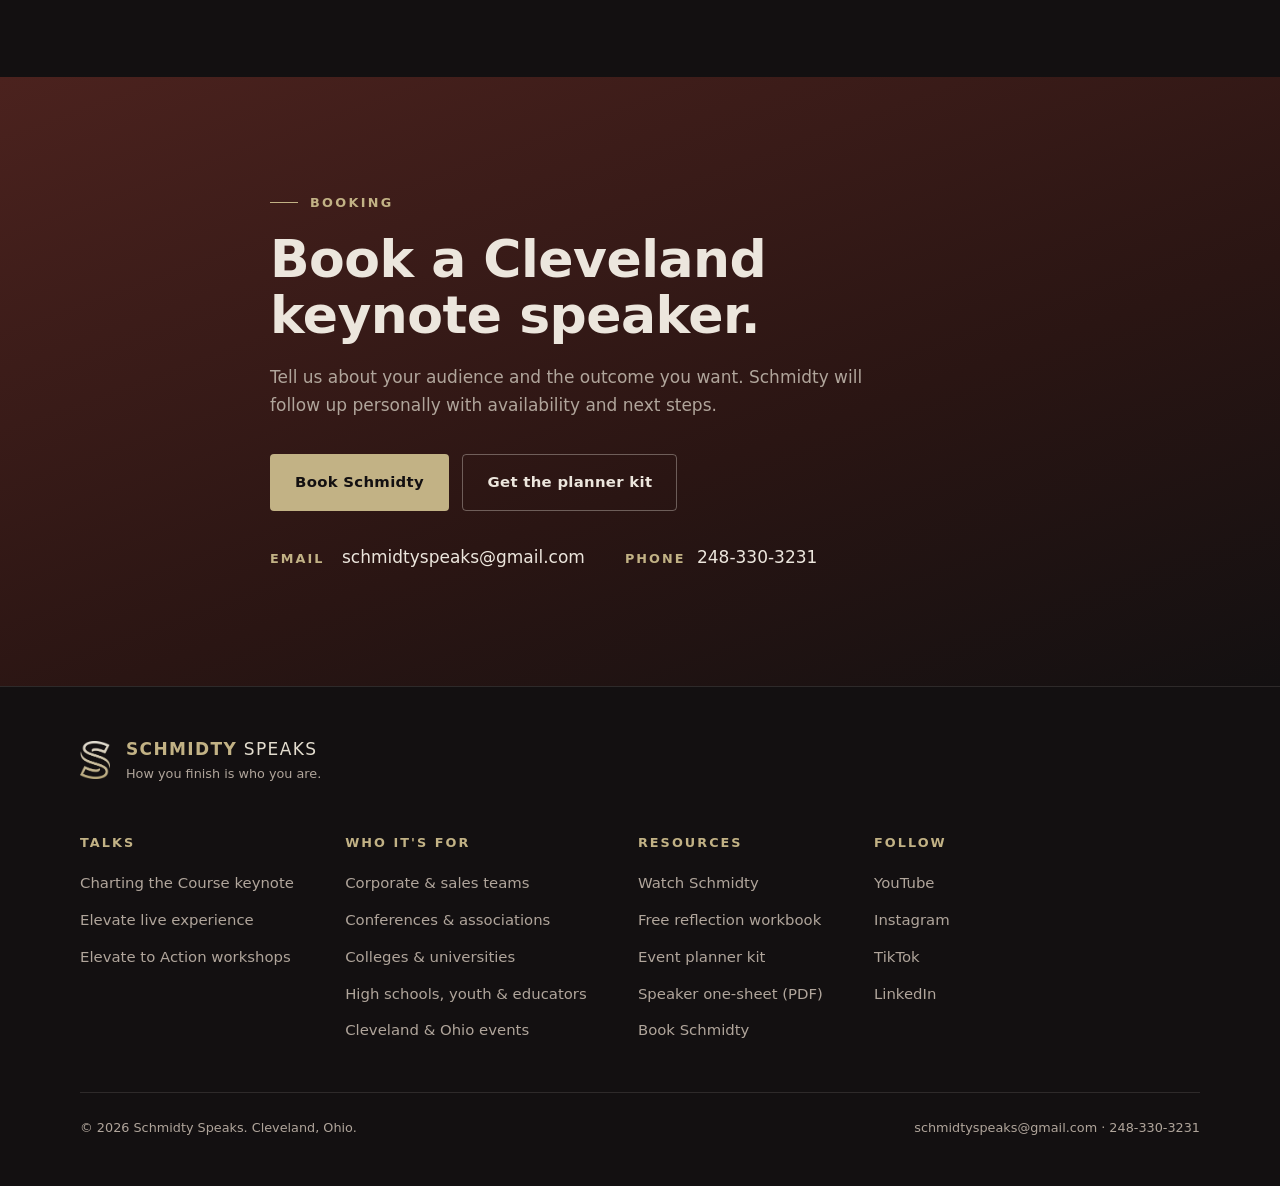
<file: cleveland-keynote-speaker/index.html>
<!doctype html>
<html lang="en">
<head>
<meta charset="utf-8">
<meta name="viewport" content="width=device-width, initial-scale=1">
<title>Cleveland Keynote Speaker | Geoff “Schmidty” Schmidt | Ohio Events</title>
<meta name="description" content="Cleveland keynote speaker Geoff “Schmidty” Schmidt serves events in Cleveland, Akron, Columbus, Toledo, Pittsburgh, Detroit, and within a day&#x27;s drive. Keynotes, workshops, and Elevate.">
<link rel="canonical" href="https://www.schmidtyspeaks.com/cleveland-keynote-speaker/">
<meta property="og:site_name" content="Schmidty Speaks">
<meta property="og:title" content="Cleveland Keynote Speaker | Geoff “Schmidty” Schmidt | Ohio Events">
<meta property="og:description" content="Cleveland keynote speaker Geoff “Schmidty” Schmidt serves events in Cleveland, Akron, Columbus, Toledo, Pittsburgh, Detroit, and within a day&#x27;s drive. Keynotes, workshops, and Elevate.">
<meta property="og:image" content="https://www.schmidtyspeaks.com/assets/stage-wide.jpg">
<meta property="og:image:width" content="1050">
<meta property="og:image:height" content="591">
<meta property="og:type" content="website">
<meta property="og:url" content="https://www.schmidtyspeaks.com/cleveland-keynote-speaker/">
<meta name="twitter:card" content="summary_large_image">
<meta name="twitter:title" content="Cleveland Keynote Speaker | Geoff “Schmidty” Schmidt | Ohio Events">
<meta name="twitter:description" content="Cleveland keynote speaker Geoff “Schmidty” Schmidt serves events in Cleveland, Akron, Columbus, Toledo, Pittsburgh, Detroit, and within a day&#x27;s drive. Keynotes, workshops, and Elevate.">
<meta name="twitter:image" content="https://www.schmidtyspeaks.com/assets/stage-wide.jpg">
<link rel="icon" type="image/png" href="/assets/favicon.png">
<link rel="preconnect" href="https://api.fontshare.com" crossorigin>
<link href="https://api.fontshare.com/v2/css?f[]=clash-display@500,600&display=swap" rel="stylesheet">
<link href="https://api.fontshare.com/v2/css?f[]=satoshi@400,500,700&display=swap" rel="stylesheet">
<link rel="preload" as="image" href="/assets/gallery/arm-raised.jpg">
<link rel="stylesheet" href="/styles.css?v=8">
<script>document.documentElement.classList.add("js")</script>
<script type="application/ld+json">
{"@context":"https://schema.org","@graph":[{"@type":"Service","name":"Keynote speaking in Cleveland and Ohio","description":"Cleveland keynote speaker Geoff “Schmidty” Schmidt serves events in Cleveland, Akron, Columbus, Toledo, Pittsburgh, Detroit, and within a day's drive. Keynotes, workshops, and Elevate.","url":"https://www.schmidtyspeaks.com/cleveland-keynote-speaker/","serviceType":"Keynote speaking","provider":{"@type":"Person","@id":"https://www.schmidtyspeaks.com/#geoff","name":"Geoff Schmidt","alternateName":["Schmidty","Schmidty Speaks"],"jobTitle":"Keynote Speaker","url":"https://www.schmidtyspeaks.com/","image":"https://www.schmidtyspeaks.com/assets/stage-wide.jpg","email":"mailto:schmidtyspeaks@gmail.com","telephone":"+1-248-330-3231","alumniOf":{"@type":"CollegeOrUniversity","name":"Michigan State University"},"address":{"@type":"PostalAddress","addressLocality":"Westlake","addressRegion":"OH","addressCountry":"US"},"sameAs":["https://www.youtube.com/@schmidtyspeaks","https://www.instagram.com/schmidtyspeaks/","https://www.tiktok.com/@schmidty.speaks","https://www.linkedin.com/in/geoff-schmidt-78b8a6326"]},"areaServed":[{"@type":"City","name":"Cleveland"},{"@type":"City","name":"Akron"},{"@type":"City","name":"Columbus"},{"@type":"City","name":"Toledo"},{"@type":"City","name":"Pittsburgh"},{"@type":"City","name":"Detroit"},{"@type":"State","name":"Ohio"}]},{"@type":"BreadcrumbList","itemListElement":[{"@type":"ListItem","position":1,"name":"Home","item":"https://www.schmidtyspeaks.com/"},{"@type":"ListItem","position":2,"name":"Cleveland keynote speaker","item":"https://www.schmidtyspeaks.com/cleveland-keynote-speaker/"}]}]}
</script>
</head>
<body>
<a class="skip" href="#main">Skip to content</a>

<header class="site-header" id="header">
  <div class="wrap header-inner">
    <a class="brand" href="/" aria-label="Schmidty Speaks home">
      <img src="/assets/logo-s.png" alt="" width="28" height="36">
      <span class="brand-word"><b>Schmidty</b> Speaks</span>
    </a>
    <nav class="nav" id="nav" aria-label="Primary">
      <a href="/#watch">Watch</a>
      <a href="/#about">About</a>
      <div class="nav-group">
        <button class="nav-drop-btn" type="button" aria-expanded="false" aria-controls="menu-talks">Talks<svg class="chev" viewBox="0 0 12 12" width="10" height="10" aria-hidden="true"><path d="M2 4l4 4 4-4" fill="none" stroke="currentColor" stroke-width="1.5"/></svg></button>
        <div class="nav-menu" id="menu-talks">
          <a href="/#talks">All talks &amp; formats</a>
          <a href="/keynotes/charting-the-course/">Charting the Course keynote</a>
          <a href="/elevate/">Elevate live experience</a>
          <a href="/workshops/">Elevate to Action workshops</a>
        </div>
      </div>
      <div class="nav-group is-current">
        <button class="nav-drop-btn" type="button" aria-expanded="false" aria-controls="menu-who">Who it's for<svg class="chev" viewBox="0 0 12 12" width="10" height="10" aria-hidden="true"><path d="M2 4l4 4 4-4" fill="none" stroke="currentColor" stroke-width="1.5"/></svg></button>
        <div class="nav-menu" id="menu-who">
          <a href="/corporate/">Corporate &amp; sales teams</a>
          <a href="/associations/">Conferences &amp; associations</a>
          <a href="/colleges/">Colleges &amp; universities</a>
          <a href="/schools/">High schools, youth &amp; educators</a>
          <a href="/cleveland-keynote-speaker/" aria-current="page">Cleveland &amp; Ohio events</a>
        </div>
      </div>
      <a href="/#praise">Praise</a>
      <a href="/planner-kit/">Planner Kit</a>
      <a class="btn btn-gold btn-sm" href="/?type=Keynote#book">Book Schmidty</a>
    </nav>
    <button class="menu-btn" id="menuBtn" aria-expanded="false" aria-controls="nav" aria-label="Open menu">
      <span></span><span></span>
    </button>
  </div>
</header>

<main id="main">

<section class="hero hero--page" id="top">
  <div class="hero-media" aria-hidden="true">
    <img src="/assets/gallery/arm-raised.jpg" alt="" style="object-position:35% 35%">
  </div>
  <div class="wrap hero-inner">
    <nav class="crumbs" aria-label="Breadcrumb"><ol><li><a href="/">Home</a></li><li aria-current="page">Cleveland keynote speaker</li></ol></nav>
    <p class="eyebrow">Based in Westlake &middot; Cleveland, Ohio</p>
    <h1 class="hero-title">Cleveland keynote speaker for Ohio and the region</h1>
    <p class="hero-sub">Keynotes, workshops, and live Elevate experiences for events in Cleveland and across the region, from a speaker who lives here.</p>
    <div class="hero-ctas">
      <a class="btn btn-gold" href="/?type=Keynote#book">Book Schmidty</a>
      <a class="btn btn-ghost" href="#watch-here"><svg viewBox="0 0 24 24" width="16" height="16" aria-hidden="true"><path fill="currentColor" d="M8 5v14l11-7z"/></svg>Watch</a>
    </div>
  </div>
</section>

<section class="section page-body">
  <div class="wrap prose-grid">
    <article class="prose reveal">

      <h2>A keynote speaker who lives here</h2>
      <p>Geoff “Schmidty” Schmidt is based in Westlake, on Cleveland's west side. When you book him for a Cleveland event, you get a speaker who knows the city and does not need a flight or a travel day to reach your stage. That makes planning simpler, and it makes it easy to add a workshop, a walkthrough of your venue, or a pre-event call with your team.</p>
      <p>Cleveland is also where <a href="/elevate/">Elevate</a> was born. Schmidty's live music and motivation experience has filled The Brothers Lounge, with a DJ on stage and stories that hit home.</p>
      <h2>Areas served</h2>
      <p>Schmidty speaks throughout Northeast Ohio and across the region, including:</p>
      <ul class="chips chips--cities">
        <li>Cleveland</li><li>Akron</li><li>Columbus</li><li>Toledo</li><li>Pittsburgh</li><li>Detroit</li><li>Anywhere within a day's drive</li>
      </ul>
      <p>For events farther away, reach out with your dates and location and he will let you know what is possible.</p>
      <h2>What Cleveland organizers book</h2>
      <ul>
        <li><b><a href="/keynotes/charting-the-course/">Charting the Course to Our Future</a></b>, the signature keynote on reflection, resilience, and direction.</li>
        <li><b><a href="/elevate/">Elevate</a></b>, the live music and motivation experience, for community nights and celebrations.</li>
        <li><b><a href="/workshops/">Elevate to Action workshops</a></b> with a take-home workbook for leadership and sales teams.</li>
        <li><b>Panel moderation</b> and other guest appearances.</li>
        <li><b>Custom curriculum</b> for schools and leadership retreats.</li>
      </ul>
      <h2>Stages close to home</h2>
      <p>Schmidty's stages include The University of Akron's Fisher Sales Society, Ohio University, The Brothers Lounge in Cleveland, and teams at Rocket Mortgage, where he has spent 22 years as a banker, sales leader, and Regional Vice President of Sales. He has also worked with Questbank in Canada and taken the stage at the TEDx Speak Off.</p>
      <h2>Audiences across Ohio</h2>
      <p>Schmidty speaks to <a href="/corporate/">corporate teams and leadership summits</a>; <a href="/associations/">association conferences</a> in financial services, mortgage, banking, real estate, and HR; <a href="/colleges/">college sales programs and business schools</a>; <a href="/schools/">high schools, educators, coaches, and youth mentors</a>; and community organizations. Whatever the room, the goal is the same: a moment that stays with people long after the final word.</p>
      <h2>Planning an event in Cleveland?</h2>
      <p>Use the booking form to share your date, audience, and the outcome you want, and Schmidty will follow up personally. If you are already building your program, the <a href="/planner-kit/">Planner Kit</a> has bios, photos, an introduction script, and an A/V checklist ready to use. You can also call <a href="tel:+12483303231">248-330-3231</a> or email <a href="mailto:schmidtyspeaks@gmail.com">schmidtyspeaks@gmail.com</a>.</p>
    </article>
    <aside class="aside-card reveal" aria-label="At a glance">
      <p class="tag">At a glance</p>
      <dl class="glance"><div><dt>Based in</dt><dd>Westlake, Ohio, on Cleveland's west side</dd></div><div><dt>Serving</dt><dd>Cleveland, Akron, Columbus, Toledo, Pittsburgh, Detroit, and within a day's drive</dd></div><div><dt>Formats</dt><dd>Keynotes, workshops, panels, Elevate live events</dd></div><div><dt>Contact</dt><dd><a href="tel:+12483303231">248-330-3231</a></dd></div></dl>
      <a class="btn btn-gold btn-block" href="/?type=Keynote#book">Book Schmidty</a>
      <a class="btn btn-ghost btn-block" href="/planner-kit/">Planner kit &amp; bios</a>
    </aside>
  </div>
</section>

<section class="section watch page-watch" id="watch-here">
  <div class="wrap">
    <div class="section-head reveal">
      <div>
        <p class="kicker">Watch</p>
        <h2 class="h2">Live in Cleveland.</h2>
      </div>
      <a class="btn btn-ghost head-cta" href="https://www.youtube.com/@schmidtyspeaks/videos" target="_blank" rel="noopener">More on YouTube</a>
    </div>

    <div class="player reveal" id="player-cle" data-id="6aMfyfReLpI">
      <button class="player-poster" aria-label="Play video: Elevate 2025: Final Cut">
        <img src="/assets/yt/6aMfyfReLpI.jpg" alt="" loading="lazy">
        <span class="play-ring" aria-hidden="true"><svg viewBox="0 0 24 24" width="28" height="28"><path fill="currentColor" d="M8 5v14l11-7z"/></svg></span>
      </button>
      <div class="player-meta">
        <p class="tag">Now showing</p>
        <h3 class="h3">Elevate 2025: Final Cut</h3>
      </div>
    </div>
    <ul class="video-grid video-grid--sub" data-player="player-cle">
      <li><button class="vid is-active" data-id="6aMfyfReLpI" data-title="Elevate 2025: Final Cut"><span class="vid-thumb"><img src="/assets/yt/6aMfyfReLpI.jpg" alt="" loading="lazy"><i class="vid-play" aria-hidden="true"><svg viewBox="0 0 24 24" width="14" height="14"><path fill="currentColor" d="M8 5v14l11-7z"/></svg></i></span><span class="vid-title">Elevate 2025: Final Cut</span></button></li>
      <li><button class="vid" data-id="8FYg4rmkSTg" data-title="Live at the TEDx Speak Off"><span class="vid-thumb"><img src="/assets/yt/8FYg4rmkSTg.jpg" alt="" loading="lazy"><i class="vid-play" aria-hidden="true"><svg viewBox="0 0 24 24" width="14" height="14"><path fill="currentColor" d="M8 5v14l11-7z"/></svg></i></span><span class="vid-title">Live at the TEDx Speak Off</span></button></li>
      <li><button class="vid" data-id="OvHZwMlIizE" data-title="Elevate Part 2: Lessons with Little G"><span class="vid-thumb"><img src="/assets/yt/OvHZwMlIizE.jpg" alt="" loading="lazy"><i class="vid-play" aria-hidden="true"><svg viewBox="0 0 24 24" width="14" height="14"><path fill="currentColor" d="M8 5v14l11-7z"/></svg></i></span><span class="vid-title">Elevate Part 2: Lessons with Little G</span></button></li>
    </ul>
    <ul class="gallery-grid gallery-grid--sub reveal">
      <li><img src="/assets/gallery/point.jpg" alt="Schmidty in a maroon jacket pointing to the crowd at The Brothers Lounge in Cleveland" loading="lazy"></li>
      <li><img src="/assets/gallery/mic-maroon.jpg" alt="Schmidty speaking into a microphone in front of The Brothers Lounge sign" loading="lazy"></li>
      <li><img src="/assets/gallery/blue-mic.jpg" alt="Schmidty smiling on stage in a blue jacket holding a microphone" loading="lazy"></li>
    </ul>
  </div>
</section>

<section class="section praise praise--single" aria-label="Testimonial">
  <div class="wrap">
    <p class="kicker reveal">What people say</p>
    <figure class="testimonial t-lead t-single reveal">
      <blockquote>“Your presentation last night at the Fisher Sales Society meeting was EPIC! Your stories and take-home messages really hit home with the students. You are the talk of the town today around the Fisher Institute. Your enthusiasm is contagious. You have a gift!”</blockquote>
      <figcaption><b>Lisa</b>VP, Fisher Sales School, University of Akron</figcaption>
    </figure>
    <p class="praise-more reveal"><a class="text-link text-link--dark" href="/#praise">Read more praise</a></p>
  </div>
</section>


<section class="wb-band" aria-label="Free reflection workbook">
  <div class="wrap wb-band-inner reveal">
    <img class="wb-cover" src="/assets/downloads/workbook-cover.jpg" alt="Cover of the 3 Types of Reflection mini-workbook" width="300" height="388" loading="lazy">
    <div class="wb-copy">
      <p class="kicker">Free download</p>
      <h2 class="h3">The 3 Types of Reflection mini-workbook</h2>
      <p>Past, present, and future: the framework from Schmidty's keynote, with prompts, room to write, and a page for your three action commitments. Print it for your team or use it yourself.</p>
    </div>
    <a class="btn btn-gold" href="/reflection-workbook/">Get the free workbook</a>
  </div>
</section>


<section class="section related" aria-label="Related">
  <div class="wrap">
    <div class="section-head reveal"><p class="kicker">Keep exploring</p><h2 class="h2">More ways to bring Schmidty in.</h2></div>
    <ul class="related-grid reveal"><li><a class="related-card" href="/corporate/"><img src="/assets/stage-closeup.jpg" alt="" loading="lazy"><span class="related-body"><span class="tag">Who it's for</span><span class="related-title">Sales kickoffs &amp; leadership events</span><span class="related-go">Learn more</span></span></a></li><li><a class="related-card" href="/associations/"><img src="/assets/stage-wide.jpg" alt="" loading="lazy"><span class="related-body"><span class="tag">Who it's for</span><span class="related-title">Conferences &amp; associations</span><span class="related-go">Learn more</span></span></a></li><li><a class="related-card" href="/elevate/"><img src="/assets/elevate-dj.jpg" alt="" loading="lazy"><span class="related-body"><span class="tag">Live experience</span><span class="related-title">Elevate: live music meets motivation</span><span class="related-go">Learn more</span></span></a></li></ul>
  </div>
</section>


<section class="section book cta-band" aria-label="Book Schmidty">
  <div class="wrap cta-inner reveal">
    <p class="kicker">Booking</p>
    <h2 class="h2">Book a Cleveland keynote speaker.</h2>
    <p>Tell us about your audience and the outcome you want. Schmidty will follow up personally with availability and next steps.</p>
    <div class="hero-ctas">
      <a class="btn btn-gold" href="/?type=Keynote#book">Book Schmidty</a>
      <a class="btn btn-ghost" href="/planner-kit/">Get the planner kit</a>
    </div>
    <ul class="contact-list contact-inline">
      <li><span>Email</span><a href="mailto:schmidtyspeaks@gmail.com">schmidtyspeaks@gmail.com</a></li>
      <li><span>Phone</span><a href="tel:+12483303231">248-330-3231</a></li>
    </ul>
  </div>
</section>

</main>

<footer class="site-footer">
  <div class="wrap">
    <div class="footer-top">
      <div class="footer-brand">
        <img src="/assets/logo-s.png" alt="" width="34" height="44">
        <div>
          <p class="footer-word"><b>Schmidty</b> Speaks</p>
          <p class="footer-tag">How you finish is who you are.</p>
        </div>
      </div>
      <nav class="footer-cols" aria-label="Footer">
        <div>
          <p class="footer-h">Talks</p>
          <ul><li><a href="/keynotes/charting-the-course/">Charting the Course keynote</a></li><li><a href="/elevate/">Elevate live experience</a></li><li><a href="/workshops/">Elevate to Action workshops</a></li></ul>
        </div>
        <div>
          <p class="footer-h">Who it's for</p>
          <ul><li><a href="/corporate/">Corporate &amp; sales teams</a></li><li><a href="/associations/">Conferences &amp; associations</a></li><li><a href="/colleges/">Colleges &amp; universities</a></li><li><a href="/schools/">High schools, youth &amp; educators</a></li><li><a href="/cleveland-keynote-speaker/">Cleveland &amp; Ohio events</a></li></ul>
        </div>
        <div>
          <p class="footer-h">Resources</p>
          <ul><li><a href="/#watch">Watch Schmidty</a></li><li><a href="/reflection-workbook/">Free reflection workbook</a></li><li><a href="/planner-kit/">Event planner kit</a></li><li><a href="/assets/downloads/schmidty-speaks-one-sheet.pdf">Speaker one-sheet (PDF)</a></li><li><a href="/#book">Book Schmidty</a></li></ul>
        </div>
        <div>
          <p class="footer-h">Follow</p>
          <ul><li><a href="https://www.youtube.com/@schmidtyspeaks" target="_blank" rel="noopener">YouTube</a></li><li><a href="https://www.instagram.com/schmidtyspeaks/" target="_blank" rel="noopener">Instagram</a></li><li><a href="https://www.tiktok.com/@schmidty.speaks" target="_blank" rel="noopener">TikTok</a></li><li><a href="https://www.linkedin.com/in/geoff-schmidt-78b8a6326" target="_blank" rel="noopener">LinkedIn</a></li></ul>
        </div>
      </nav>
    </div>
    <div class="footer-bottom">
      <p class="footer-copy">&copy; 2026 Schmidty Speaks. Cleveland, Ohio.</p>
      <p class="footer-copy"><a href="mailto:schmidtyspeaks@gmail.com">schmidtyspeaks@gmail.com</a> &middot; <a href="tel:+12483303231">248-330-3231</a></p>
    </div>
  </div>
</footer>

<script src="/analytics.js?v=1" defer></script>
<script src="/app.js?v=4" defer></script>
</body>
</html>
</file>
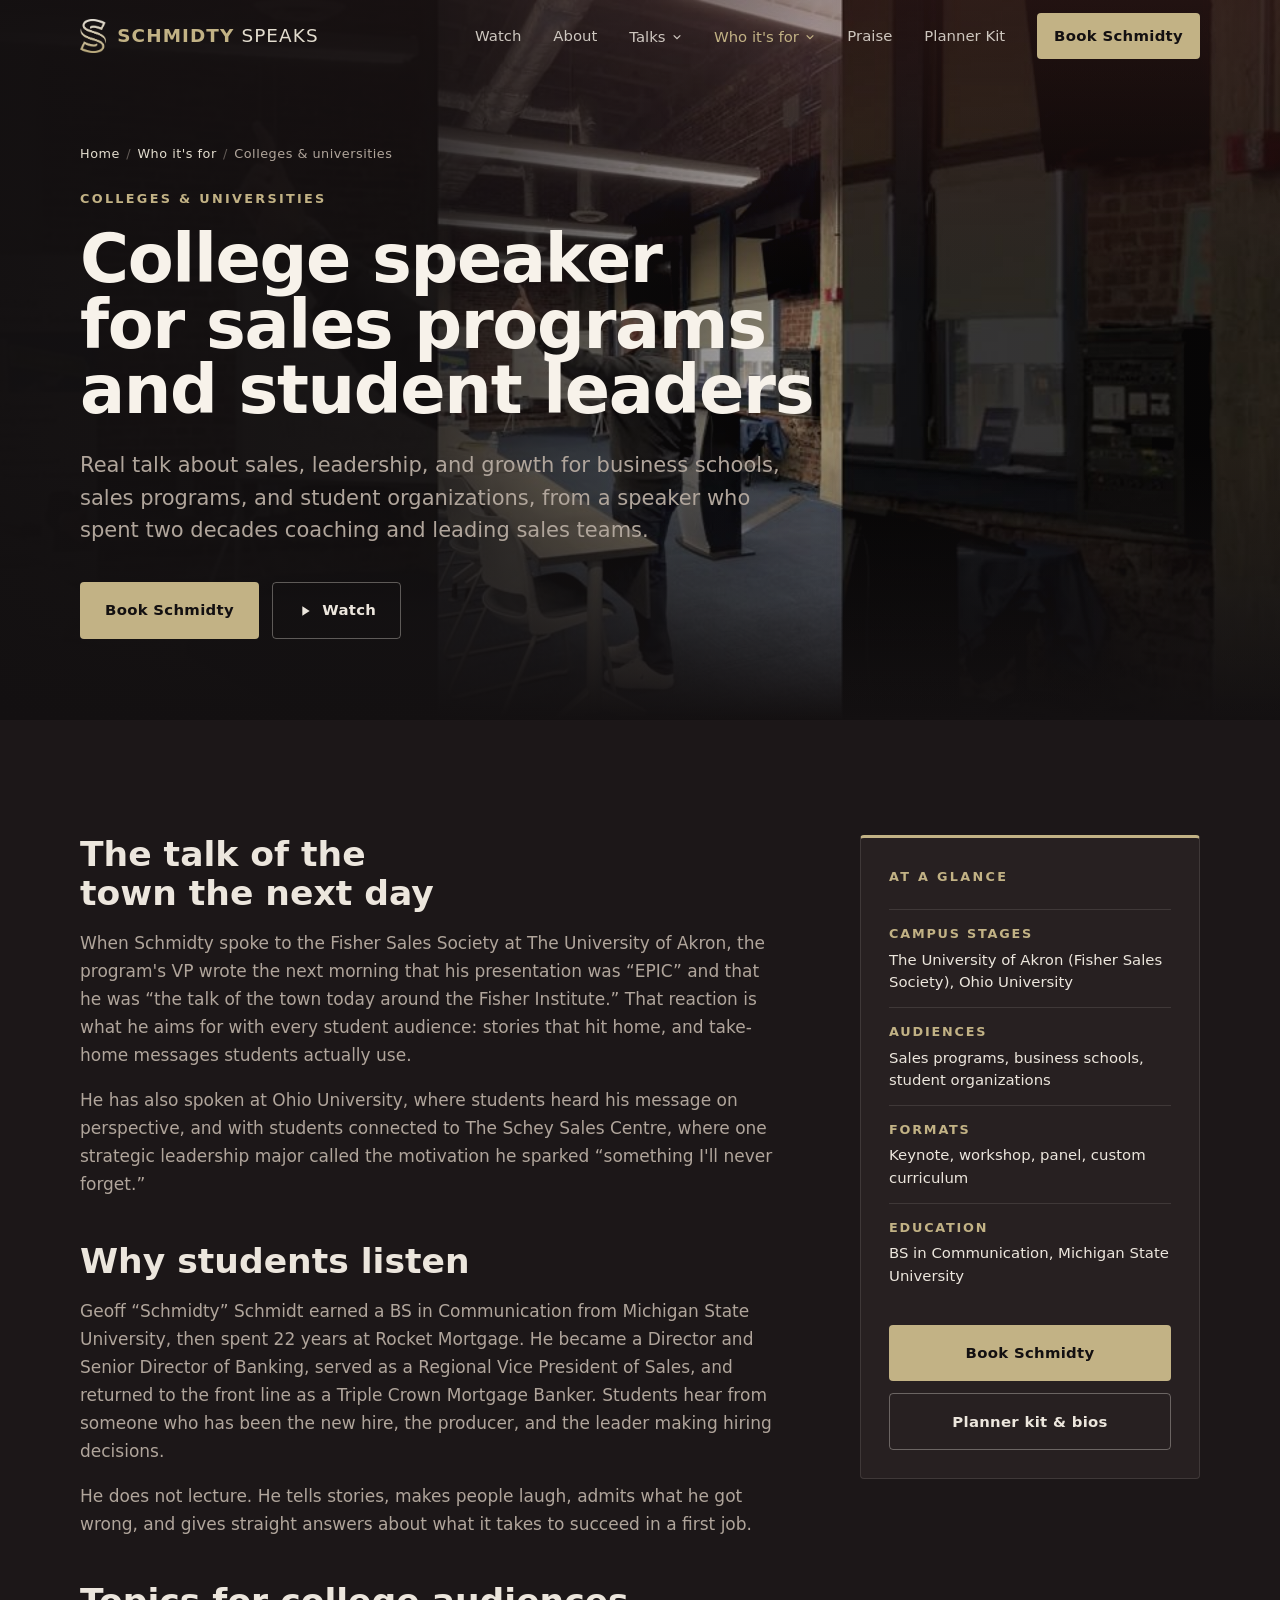
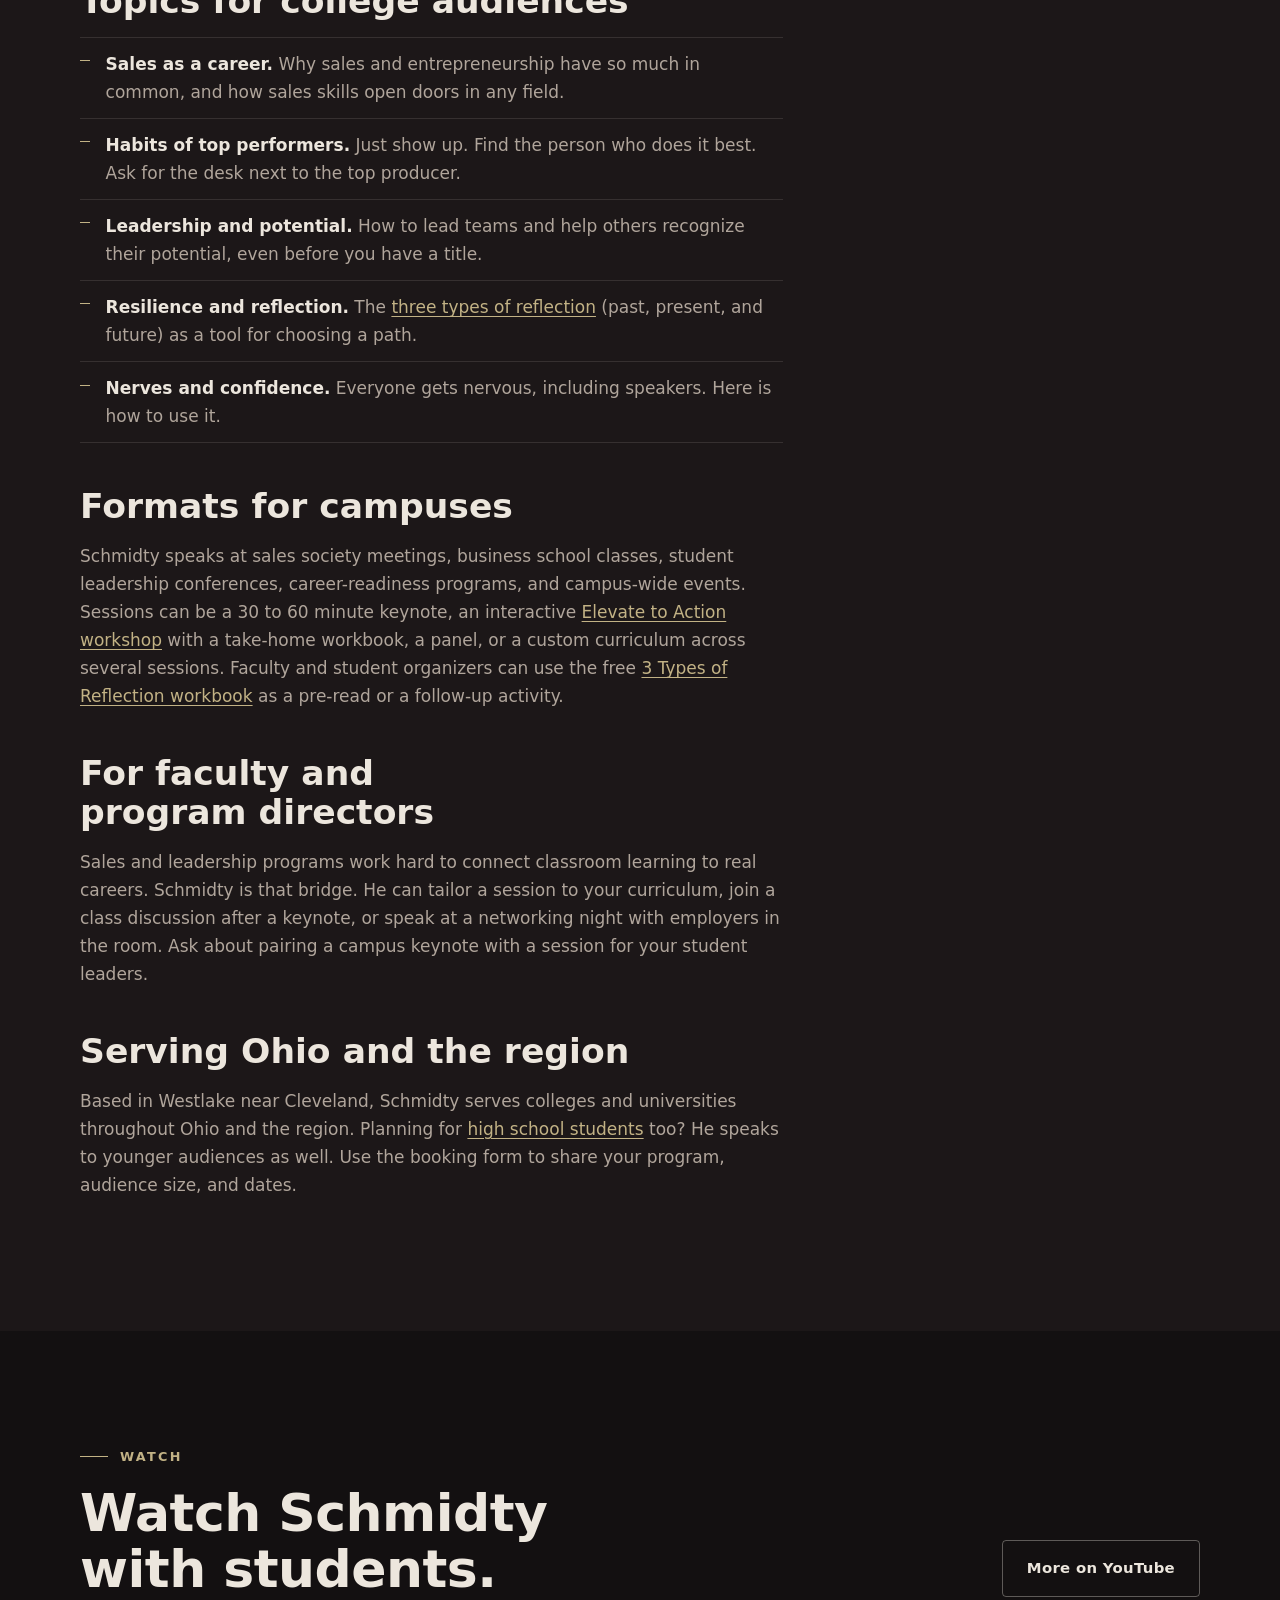
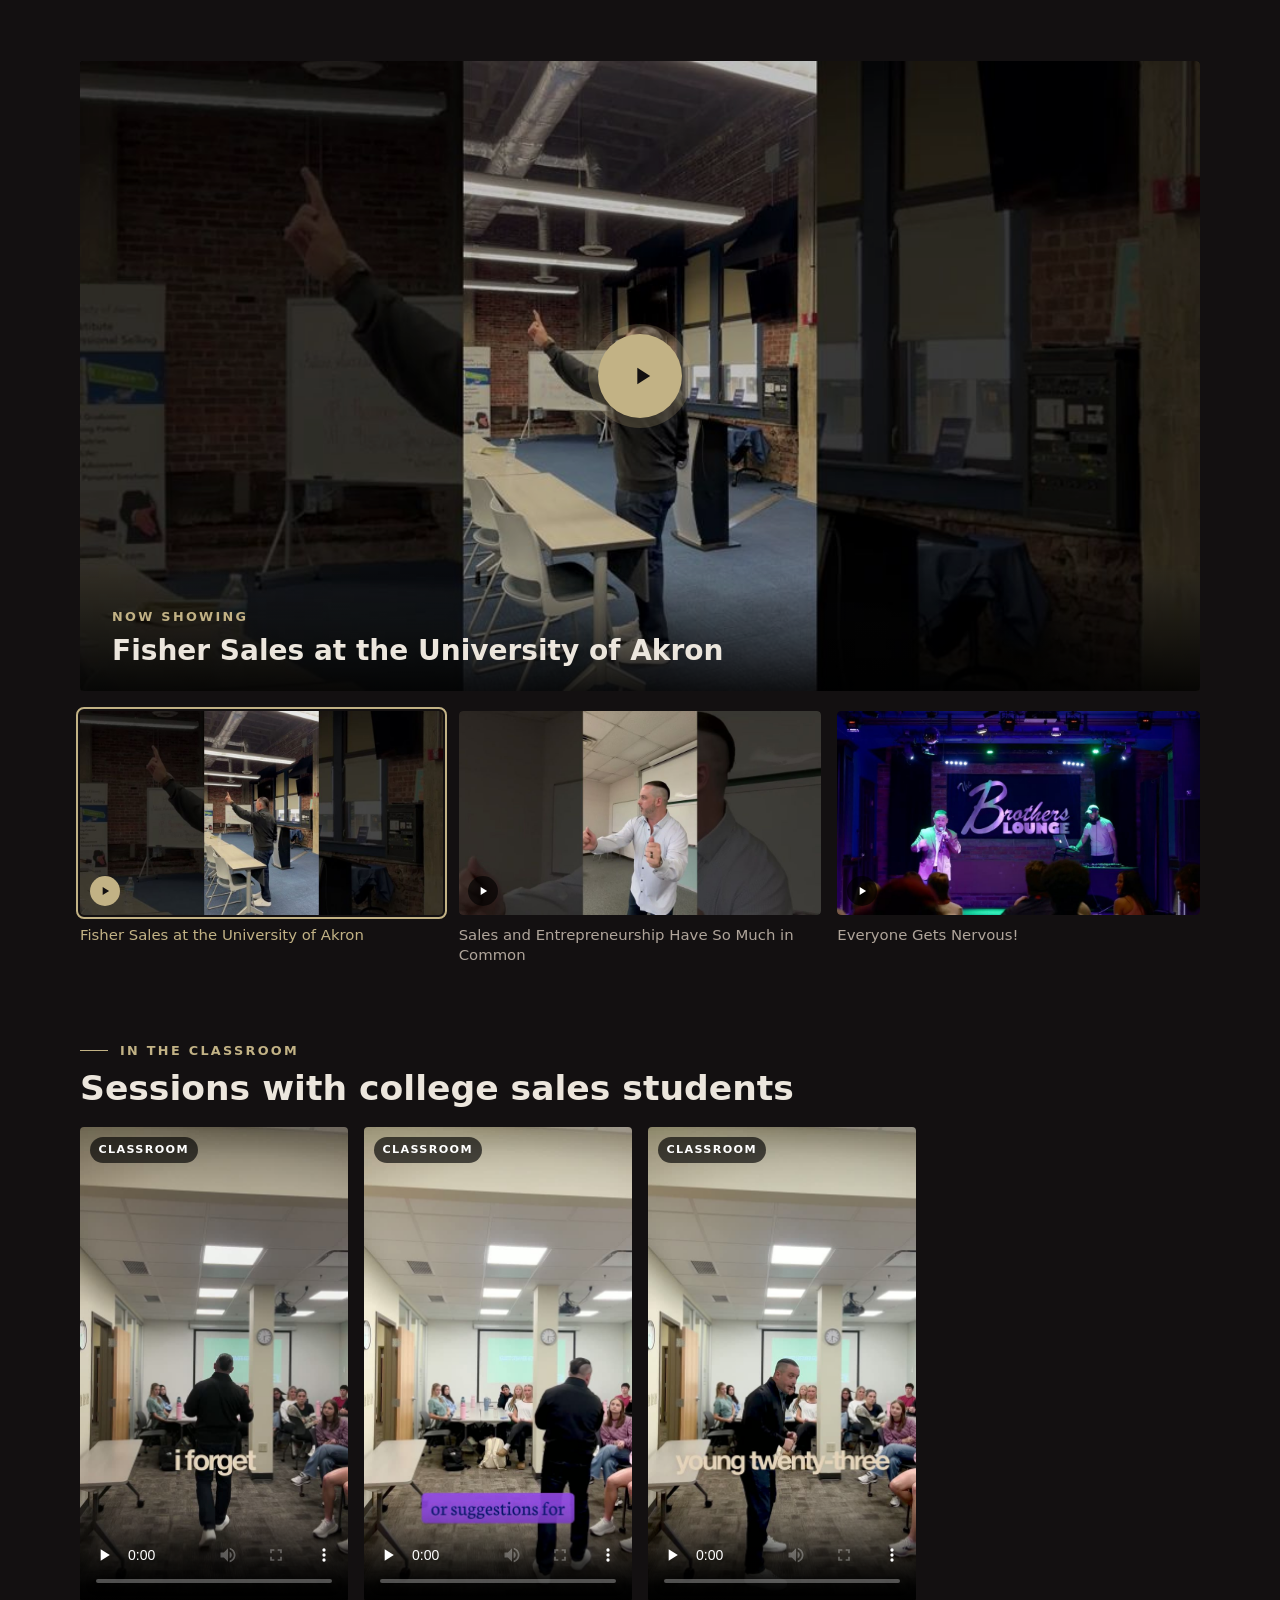
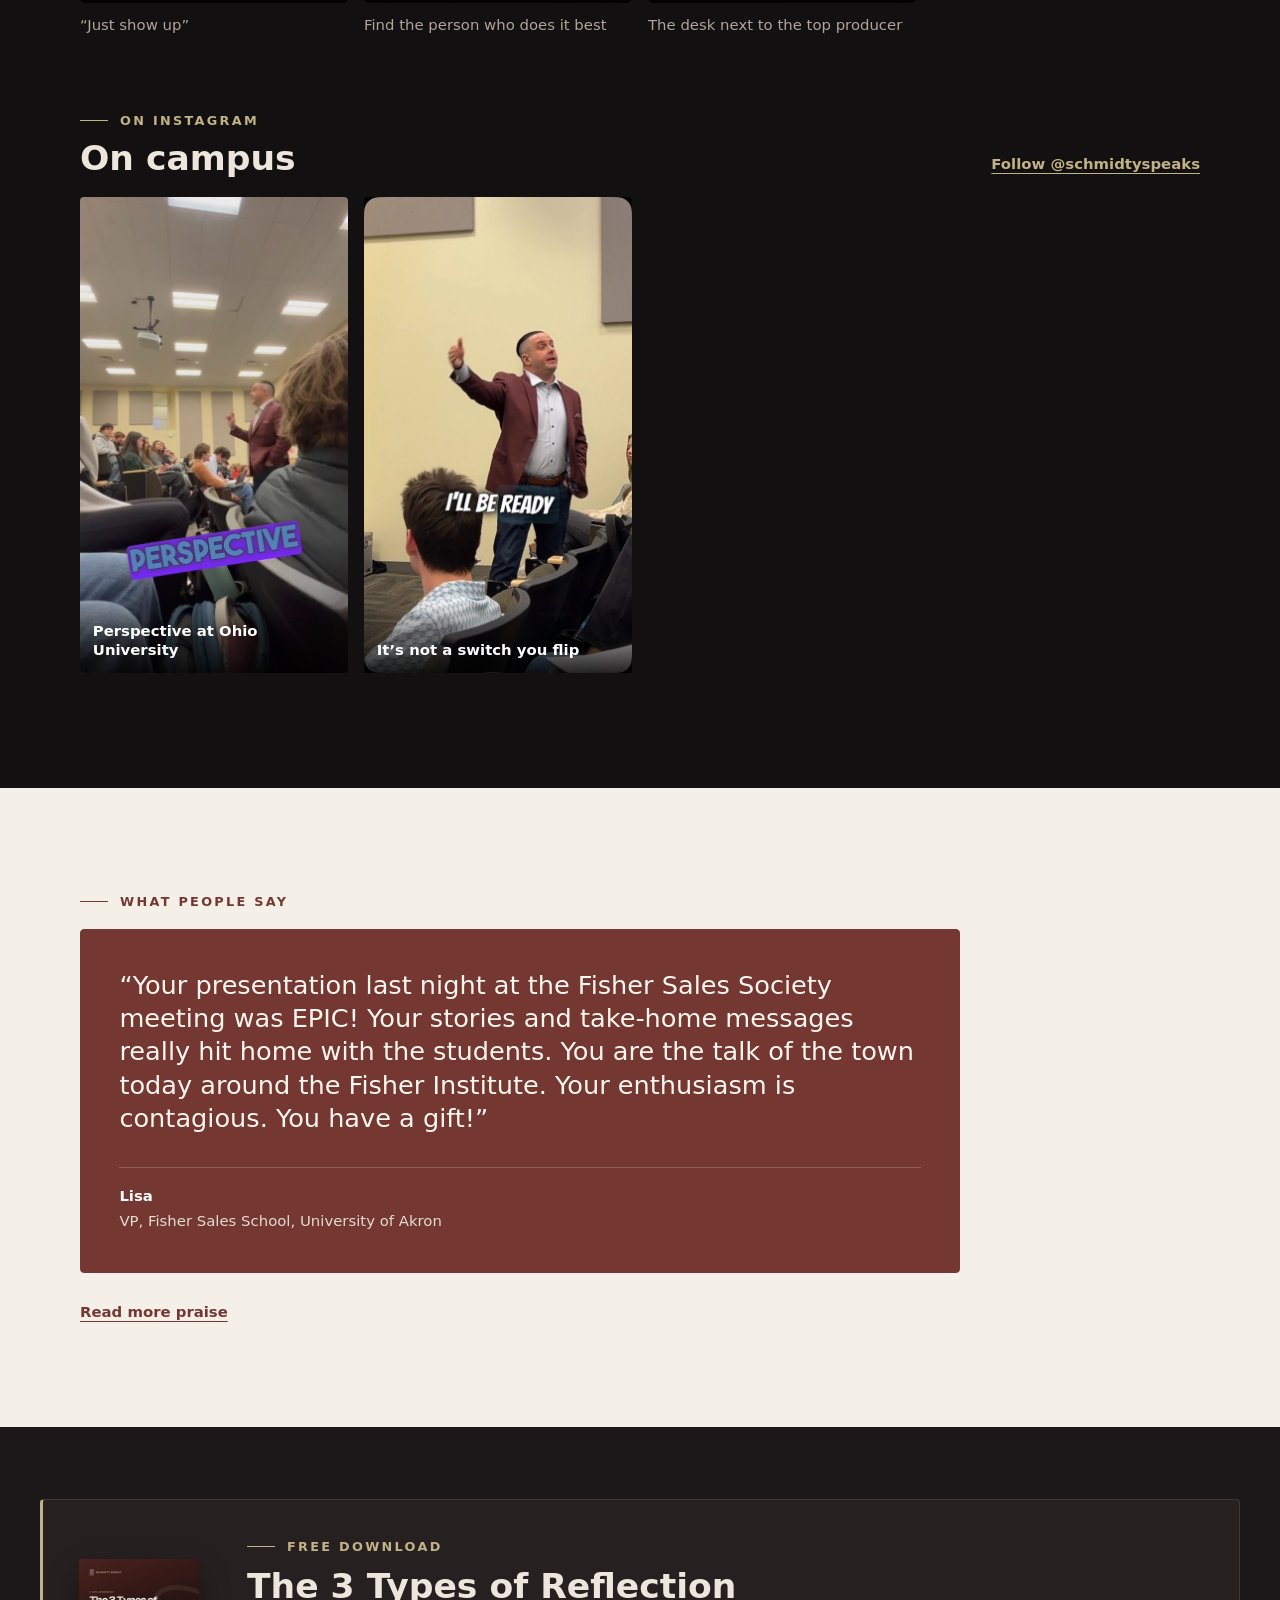
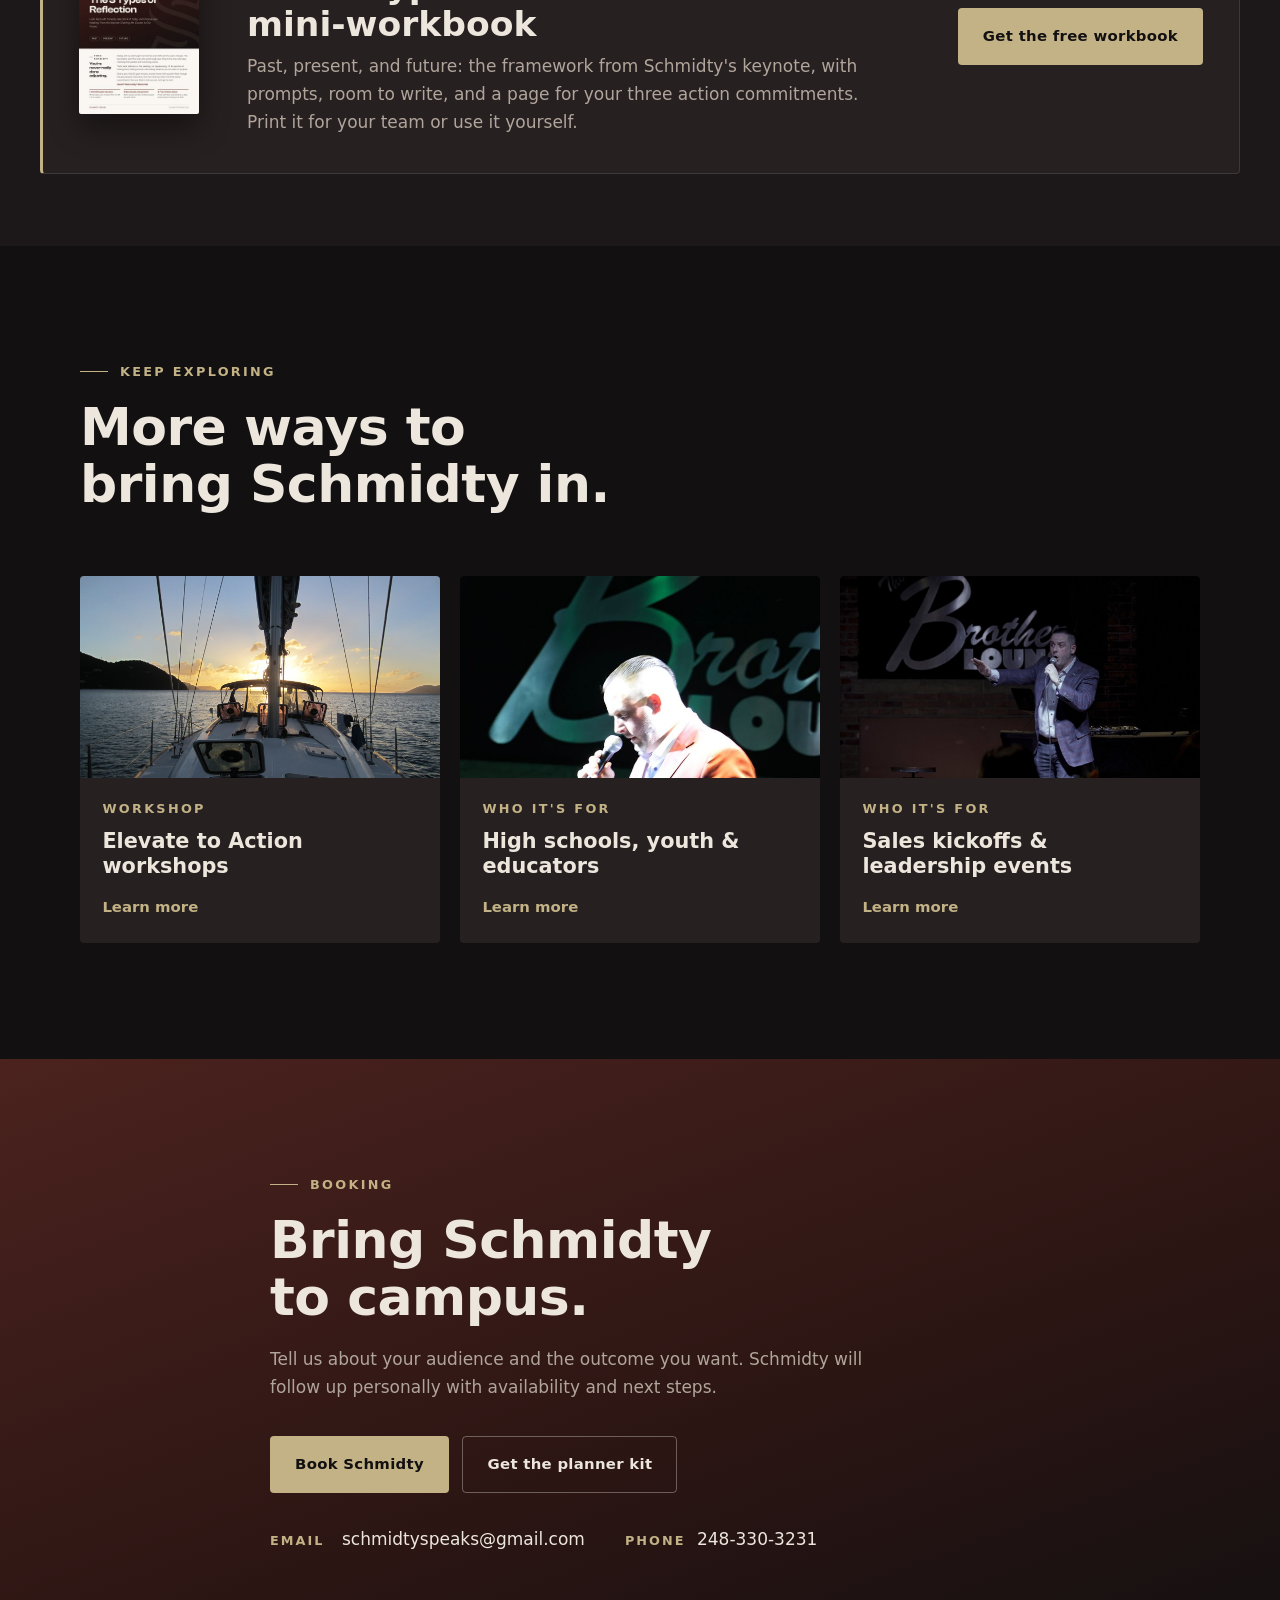
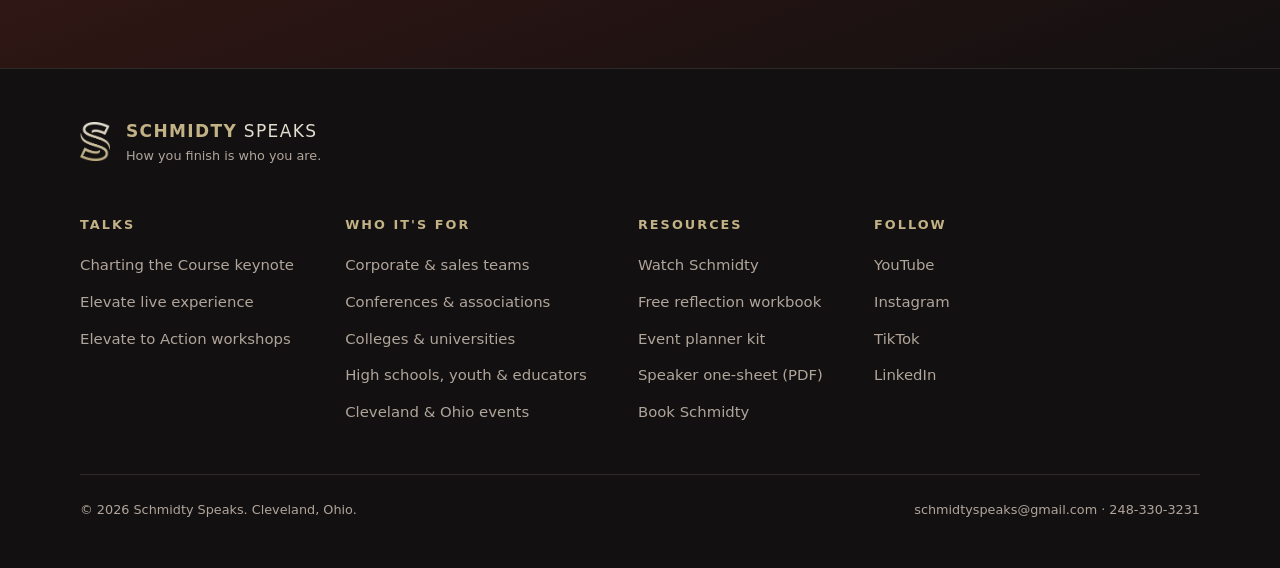
<file: colleges/index.html>
<!doctype html>
<html lang="en">
<head>
<meta charset="utf-8">
<meta name="viewport" content="width=device-width, initial-scale=1">
<title>College Speaker for Sales Programs &amp; Student Leadership | Schmidty Speaks</title>
<meta name="description" content="Geoff “Schmidty” Schmidt speaks to college sales programs, business schools, and student leaders, including The University of Akron&#x27;s Fisher Sales Society and Ohio University.">
<link rel="canonical" href="https://www.schmidtyspeaks.com/colleges/">
<meta property="og:site_name" content="Schmidty Speaks">
<meta property="og:title" content="College Speaker for Sales Programs &amp; Student Leadership | Schmidty Speaks">
<meta property="og:description" content="Geoff “Schmidty” Schmidt speaks to college sales programs, business schools, and student leaders, including The University of Akron&#x27;s Fisher Sales Society and Ohio University.">
<meta property="og:image" content="https://www.schmidtyspeaks.com/assets/stage-wide.jpg">
<meta property="og:image:width" content="1050">
<meta property="og:image:height" content="591">
<meta property="og:type" content="website">
<meta property="og:url" content="https://www.schmidtyspeaks.com/colleges/">
<meta name="twitter:card" content="summary_large_image">
<meta name="twitter:title" content="College Speaker for Sales Programs &amp; Student Leadership | Schmidty Speaks">
<meta name="twitter:description" content="Geoff “Schmidty” Schmidt speaks to college sales programs, business schools, and student leaders, including The University of Akron&#x27;s Fisher Sales Society and Ohio University.">
<meta name="twitter:image" content="https://www.schmidtyspeaks.com/assets/stage-wide.jpg">
<link rel="icon" type="image/png" href="/assets/favicon.png">
<link rel="preconnect" href="https://api.fontshare.com" crossorigin>
<link href="https://api.fontshare.com/v2/css?f[]=clash-display@500,600&display=swap" rel="stylesheet">
<link href="https://api.fontshare.com/v2/css?f[]=satoshi@400,500,700&display=swap" rel="stylesheet">
<link rel="preload" as="image" href="/assets/yt/XL_8BrN3oXg.jpg">
<link rel="stylesheet" href="/styles.css?v=8">
<script>document.documentElement.classList.add("js")</script>
<script type="application/ld+json">
{"@context":"https://schema.org","@graph":[{"@type":"Service","name":"College and university speaking","description":"Geoff “Schmidty” Schmidt speaks to college sales programs, business schools, and student leaders, including The University of Akron's Fisher Sales Society and Ohio University.","url":"https://www.schmidtyspeaks.com/colleges/","serviceType":"Student and sales program speaking","provider":{"@type":"Person","@id":"https://www.schmidtyspeaks.com/#geoff","name":"Geoff Schmidt","alternateName":["Schmidty","Schmidty Speaks"],"jobTitle":"Keynote Speaker","url":"https://www.schmidtyspeaks.com/","image":"https://www.schmidtyspeaks.com/assets/stage-wide.jpg","email":"mailto:schmidtyspeaks@gmail.com","telephone":"+1-248-330-3231","alumniOf":{"@type":"CollegeOrUniversity","name":"Michigan State University"},"address":{"@type":"PostalAddress","addressLocality":"Westlake","addressRegion":"OH","addressCountry":"US"},"sameAs":["https://www.youtube.com/@schmidtyspeaks","https://www.instagram.com/schmidtyspeaks/","https://www.tiktok.com/@schmidty.speaks","https://www.linkedin.com/in/geoff-schmidt-78b8a6326"]},"areaServed":[{"@type":"State","name":"Ohio"},{"@type":"Country","name":"United States"}],"audience":{"@type":"Audience","audienceType":"College sales programs, business schools, and student leaders"}},{"@type":"BreadcrumbList","itemListElement":[{"@type":"ListItem","position":1,"name":"Home","item":"https://www.schmidtyspeaks.com/"},{"@type":"ListItem","position":2,"name":"Who it's for","item":"https://www.schmidtyspeaks.com/#talks"},{"@type":"ListItem","position":3,"name":"Colleges &amp; universities","item":"https://www.schmidtyspeaks.com/colleges/"}]}]}
</script>
</head>
<body>
<a class="skip" href="#main">Skip to content</a>

<header class="site-header" id="header">
  <div class="wrap header-inner">
    <a class="brand" href="/" aria-label="Schmidty Speaks home">
      <img src="/assets/logo-s.png" alt="" width="28" height="36">
      <span class="brand-word"><b>Schmidty</b> Speaks</span>
    </a>
    <nav class="nav" id="nav" aria-label="Primary">
      <a href="/#watch">Watch</a>
      <a href="/#about">About</a>
      <div class="nav-group">
        <button class="nav-drop-btn" type="button" aria-expanded="false" aria-controls="menu-talks">Talks<svg class="chev" viewBox="0 0 12 12" width="10" height="10" aria-hidden="true"><path d="M2 4l4 4 4-4" fill="none" stroke="currentColor" stroke-width="1.5"/></svg></button>
        <div class="nav-menu" id="menu-talks">
          <a href="/#talks">All talks &amp; formats</a>
          <a href="/keynotes/charting-the-course/">Charting the Course keynote</a>
          <a href="/elevate/">Elevate live experience</a>
          <a href="/workshops/">Elevate to Action workshops</a>
        </div>
      </div>
      <div class="nav-group is-current">
        <button class="nav-drop-btn" type="button" aria-expanded="false" aria-controls="menu-who">Who it's for<svg class="chev" viewBox="0 0 12 12" width="10" height="10" aria-hidden="true"><path d="M2 4l4 4 4-4" fill="none" stroke="currentColor" stroke-width="1.5"/></svg></button>
        <div class="nav-menu" id="menu-who">
          <a href="/corporate/">Corporate &amp; sales teams</a>
          <a href="/associations/">Conferences &amp; associations</a>
          <a href="/colleges/" aria-current="page">Colleges &amp; universities</a>
          <a href="/schools/">High schools, youth &amp; educators</a>
          <a href="/cleveland-keynote-speaker/">Cleveland &amp; Ohio events</a>
        </div>
      </div>
      <a href="/#praise">Praise</a>
      <a href="/planner-kit/">Planner Kit</a>
      <a class="btn btn-gold btn-sm" href="/?type=Keynote#book">Book Schmidty</a>
    </nav>
    <button class="menu-btn" id="menuBtn" aria-expanded="false" aria-controls="nav" aria-label="Open menu">
      <span></span><span></span>
    </button>
  </div>
</header>

<main id="main">

<section class="hero hero--page" id="top">
  <div class="hero-media" aria-hidden="true">
    <img src="/assets/yt/XL_8BrN3oXg.jpg" alt="" style="object-position:50% 40%">
  </div>
  <div class="wrap hero-inner">
    <nav class="crumbs" aria-label="Breadcrumb"><ol><li><a href="/">Home</a></li><li><a href="/#talks">Who it's for</a></li><li aria-current="page">Colleges &amp; universities</li></ol></nav>
    <p class="eyebrow">Colleges &amp; universities</p>
    <h1 class="hero-title">College speaker for sales programs and student leaders</h1>
    <p class="hero-sub">Real talk about sales, leadership, and growth for business schools, sales programs, and student organizations, from a speaker who spent two decades coaching and leading sales teams.</p>
    <div class="hero-ctas">
      <a class="btn btn-gold" href="/?type=Keynote#book">Book Schmidty</a>
      <a class="btn btn-ghost" href="#watch-here"><svg viewBox="0 0 24 24" width="16" height="16" aria-hidden="true"><path fill="currentColor" d="M8 5v14l11-7z"/></svg>Watch</a>
    </div>
  </div>
</section>

<section class="section page-body">
  <div class="wrap prose-grid">
    <article class="prose reveal">

      <h2>The talk of the town the next day</h2>
      <p>When Schmidty spoke to the Fisher Sales Society at The University of Akron, the program's VP wrote the next morning that his presentation was “EPIC” and that he was “the talk of the town today around the Fisher Institute.” That reaction is what he aims for with every student audience: stories that hit home, and take-home messages students actually use.</p>
      <p>He has also spoken at Ohio University, where students heard his message on perspective, and with students connected to The Schey Sales Centre, where one strategic leadership major called the motivation he sparked “something I'll never forget.”</p>
      <h2>Why students listen</h2>
      <p>Geoff “Schmidty” Schmidt earned a BS in Communication from Michigan State University, then spent 22 years at Rocket Mortgage. He became a Director and Senior Director of Banking, served as a Regional Vice President of Sales, and returned to the front line as a Triple Crown Mortgage Banker. Students hear from someone who has been the new hire, the producer, and the leader making hiring decisions.</p>
      <p>He does not lecture. He tells stories, makes people laugh, admits what he got wrong, and gives straight answers about what it takes to succeed in a first job.</p>
      <h2>Topics for college audiences</h2>
      <ul>
        <li><b>Sales as a career.</b> Why sales and entrepreneurship have so much in common, and how sales skills open doors in any field.</li>
        <li><b>Habits of top performers.</b> Just show up. Find the person who does it best. Ask for the desk next to the top producer.</li>
        <li><b>Leadership and potential.</b> How to lead teams and help others recognize their potential, even before you have a title.</li>
        <li><b>Resilience and reflection.</b> The <a href="/keynotes/charting-the-course/">three types of reflection</a> (past, present, and future) as a tool for choosing a path.</li>
        <li><b>Nerves and confidence.</b> Everyone gets nervous, including speakers. Here is how to use it.</li>
      </ul>
      <h2>Formats for campuses</h2>
      <p>Schmidty speaks at sales society meetings, business school classes, student leadership conferences, career-readiness programs, and campus-wide events. Sessions can be a 30 to 60 minute keynote, an interactive <a href="/workshops/">Elevate to Action workshop</a> with a take-home workbook, a panel, or a custom curriculum across several sessions. Faculty and student organizers can use the free <a href="/reflection-workbook/">3 Types of Reflection workbook</a> as a pre-read or a follow-up activity.</p>
      <h2>For faculty and program directors</h2>
      <p>Sales and leadership programs work hard to connect classroom learning to real careers. Schmidty is that bridge. He can tailor a session to your curriculum, join a class discussion after a keynote, or speak at a networking night with employers in the room. Ask about pairing a campus keynote with a session for your student leaders.</p>
      <h2>Serving Ohio and the region</h2>
      <p>Based in Westlake near Cleveland, Schmidty serves colleges and universities throughout Ohio and the region. Planning for <a href="/schools/">high school students</a> too? He speaks to younger audiences as well. Use the booking form to share your program, audience size, and dates.</p>
    </article>
    <aside class="aside-card reveal" aria-label="At a glance">
      <p class="tag">At a glance</p>
      <dl class="glance"><div><dt>Campus stages</dt><dd>The University of Akron (Fisher Sales Society), Ohio University</dd></div><div><dt>Audiences</dt><dd>Sales programs, business schools, student organizations</dd></div><div><dt>Formats</dt><dd>Keynote, workshop, panel, custom curriculum</dd></div><div><dt>Education</dt><dd>BS in Communication, Michigan State University</dd></div></dl>
      <a class="btn btn-gold btn-block" href="/?type=Keynote#book">Book Schmidty</a>
      <a class="btn btn-ghost btn-block" href="/planner-kit/">Planner kit &amp; bios</a>
    </aside>
  </div>
</section>

<section class="section watch page-watch" id="watch-here">
  <div class="wrap">
    <div class="section-head reveal">
      <div>
        <p class="kicker">Watch</p>
        <h2 class="h2">Watch Schmidty with students.</h2>
      </div>
      <a class="btn btn-ghost head-cta" href="https://www.youtube.com/@schmidtyspeaks/videos" target="_blank" rel="noopener">More on YouTube</a>
    </div>

    <div class="player reveal" id="player-coll" data-id="XL_8BrN3oXg">
      <button class="player-poster" aria-label="Play video: Fisher Sales at the University of Akron">
        <img src="/assets/yt/XL_8BrN3oXg.jpg" alt="" loading="lazy">
        <span class="play-ring" aria-hidden="true"><svg viewBox="0 0 24 24" width="28" height="28"><path fill="currentColor" d="M8 5v14l11-7z"/></svg></span>
      </button>
      <div class="player-meta">
        <p class="tag">Now showing</p>
        <h3 class="h3">Fisher Sales at the University of Akron</h3>
      </div>
    </div>
    <ul class="video-grid video-grid--sub" data-player="player-coll">
      <li><button class="vid is-active" data-id="XL_8BrN3oXg" data-title="Fisher Sales at the University of Akron"><span class="vid-thumb"><img src="/assets/yt/XL_8BrN3oXg.jpg" alt="" loading="lazy"><i class="vid-play" aria-hidden="true"><svg viewBox="0 0 24 24" width="14" height="14"><path fill="currentColor" d="M8 5v14l11-7z"/></svg></i></span><span class="vid-title">Fisher Sales at the University of Akron</span></button></li>
      <li><button class="vid" data-id="U0_migt1C8I" data-title="Sales and Entrepreneurship Have So Much in Common"><span class="vid-thumb"><img src="/assets/yt/U0_migt1C8I.jpg" alt="" loading="lazy"><i class="vid-play" aria-hidden="true"><svg viewBox="0 0 24 24" width="14" height="14"><path fill="currentColor" d="M8 5v14l11-7z"/></svg></i></span><span class="vid-title">Sales and Entrepreneurship Have So Much in Common</span></button></li>
      <li><button class="vid" data-id="oCrvVvxhPcQ" data-title="Everyone Gets Nervous!"><span class="vid-thumb"><img src="/assets/yt/oCrvVvxhPcQ.jpg" alt="" loading="lazy"><i class="vid-play" aria-hidden="true"><svg viewBox="0 0 24 24" width="14" height="14"><path fill="currentColor" d="M8 5v14l11-7z"/></svg></i></span><span class="vid-title">Everyone Gets Nervous!</span></button></li>
    </ul>
    <div class="reels-head reveal">
      <div>
        <p class="kicker">In the classroom</p>
        <h3 class="h3">Sessions with college sales students</h3>
      </div>
      
    </div>
    <ul class="reels clips reveal clips-3">
      <li class="clip"><span class="clip-media"><video src="/assets/clips/just-show-up.mp4" poster="/assets/clips/just-show-up.jpg" controls playsinline preload="none" aria-label="“Just show up”"></video><span class="reel-badge">Classroom</span></span><span class="clip-title">“Just show up”</span></li><li class="clip"><span class="clip-media"><video src="/assets/clips/feed-your-mind.mp4" poster="/assets/clips/feed-your-mind.jpg" controls playsinline preload="none" aria-label="Find the person who does it best"></video><span class="reel-badge">Classroom</span></span><span class="clip-title">Find the person who does it best</span></li><li class="clip"><span class="clip-media"><video src="/assets/clips/sit-next-to-the-best.mp4" poster="/assets/clips/sit-next-to-the-best.jpg" controls playsinline preload="none" aria-label="The desk next to the top producer"></video><span class="reel-badge">Classroom</span></span><span class="clip-title">The desk next to the top producer</span></li>
    </ul>
    <div class="reels-head reveal">
      <div>
        <p class="kicker">On Instagram</p>
        <h3 class="h3">On campus</h3>
      </div>
      <a class="text-link" href="https://www.instagram.com/schmidtyspeaks/" target="_blank" rel="noopener">Follow @schmidtyspeaks</a>
    </div>
    <ul class="reels ig-reels reveal clips-2"><li><a class="reel" href="https://www.instagram.com/schmidtyspeaks/reel/DGlRLvRpHwW/" target="_blank" rel="noopener" aria-label="Watch on Instagram: Perspective at Ohio University"><img src="/assets/ig/DGlRLvRpHwW.jpg?v=2" alt="" loading="lazy"><span class="reel-title">Perspective at Ohio University</span></a></li><li><a class="reel" href="https://www.instagram.com/schmidtyspeaks/reel/DHMzeq0pB8I/" target="_blank" rel="noopener" aria-label="Watch on Instagram: It’s not a switch you flip"><img src="/assets/ig/DHMzeq0pB8I.jpg?v=2" alt="" loading="lazy"><span class="reel-title">It’s not a switch you flip</span></a></li></ul>
  </div>
</section>

<section class="section praise praise--single" aria-label="Testimonial">
  <div class="wrap">
    <p class="kicker reveal">What people say</p>
    <figure class="testimonial t-lead t-single reveal">
      <blockquote>“Your presentation last night at the Fisher Sales Society meeting was EPIC! Your stories and take-home messages really hit home with the students. You are the talk of the town today around the Fisher Institute. Your enthusiasm is contagious. You have a gift!”</blockquote>
      <figcaption><b>Lisa</b>VP, Fisher Sales School, University of Akron</figcaption>
    </figure>
    <p class="praise-more reveal"><a class="text-link text-link--dark" href="/#praise">Read more praise</a></p>
  </div>
</section>


<section class="wb-band" aria-label="Free reflection workbook">
  <div class="wrap wb-band-inner reveal">
    <img class="wb-cover" src="/assets/downloads/workbook-cover.jpg" alt="Cover of the 3 Types of Reflection mini-workbook" width="300" height="388" loading="lazy">
    <div class="wb-copy">
      <p class="kicker">Free download</p>
      <h2 class="h3">The 3 Types of Reflection mini-workbook</h2>
      <p>Past, present, and future: the framework from Schmidty's keynote, with prompts, room to write, and a page for your three action commitments. Print it for your team or use it yourself.</p>
    </div>
    <a class="btn btn-gold" href="/reflection-workbook/">Get the free workbook</a>
  </div>
</section>


<section class="section related" aria-label="Related">
  <div class="wrap">
    <div class="section-head reveal"><p class="kicker">Keep exploring</p><h2 class="h2">More ways to bring Schmidty in.</h2></div>
    <ul class="related-grid reveal"><li><a class="related-card" href="/workshops/"><img src="/assets/sail-sunset.jpg" alt="" loading="lazy"><span class="related-body"><span class="tag">Workshop</span><span class="related-title">Elevate to Action workshops</span><span class="related-go">Learn more</span></span></a></li><li><a class="related-card" href="/schools/"><img src="/assets/gallery/blue-mic.jpg" alt="" loading="lazy"><span class="related-body"><span class="tag">Who it's for</span><span class="related-title">High schools, youth &amp; educators</span><span class="related-go">Learn more</span></span></a></li><li><a class="related-card" href="/corporate/"><img src="/assets/stage-closeup.jpg" alt="" loading="lazy"><span class="related-body"><span class="tag">Who it's for</span><span class="related-title">Sales kickoffs &amp; leadership events</span><span class="related-go">Learn more</span></span></a></li></ul>
  </div>
</section>


<section class="section book cta-band" aria-label="Book Schmidty">
  <div class="wrap cta-inner reveal">
    <p class="kicker">Booking</p>
    <h2 class="h2">Bring Schmidty to campus.</h2>
    <p>Tell us about your audience and the outcome you want. Schmidty will follow up personally with availability and next steps.</p>
    <div class="hero-ctas">
      <a class="btn btn-gold" href="/?type=Keynote#book">Book Schmidty</a>
      <a class="btn btn-ghost" href="/planner-kit/">Get the planner kit</a>
    </div>
    <ul class="contact-list contact-inline">
      <li><span>Email</span><a href="mailto:schmidtyspeaks@gmail.com">schmidtyspeaks@gmail.com</a></li>
      <li><span>Phone</span><a href="tel:+12483303231">248-330-3231</a></li>
    </ul>
  </div>
</section>

</main>

<footer class="site-footer">
  <div class="wrap">
    <div class="footer-top">
      <div class="footer-brand">
        <img src="/assets/logo-s.png" alt="" width="34" height="44">
        <div>
          <p class="footer-word"><b>Schmidty</b> Speaks</p>
          <p class="footer-tag">How you finish is who you are.</p>
        </div>
      </div>
      <nav class="footer-cols" aria-label="Footer">
        <div>
          <p class="footer-h">Talks</p>
          <ul><li><a href="/keynotes/charting-the-course/">Charting the Course keynote</a></li><li><a href="/elevate/">Elevate live experience</a></li><li><a href="/workshops/">Elevate to Action workshops</a></li></ul>
        </div>
        <div>
          <p class="footer-h">Who it's for</p>
          <ul><li><a href="/corporate/">Corporate &amp; sales teams</a></li><li><a href="/associations/">Conferences &amp; associations</a></li><li><a href="/colleges/">Colleges &amp; universities</a></li><li><a href="/schools/">High schools, youth &amp; educators</a></li><li><a href="/cleveland-keynote-speaker/">Cleveland &amp; Ohio events</a></li></ul>
        </div>
        <div>
          <p class="footer-h">Resources</p>
          <ul><li><a href="/#watch">Watch Schmidty</a></li><li><a href="/reflection-workbook/">Free reflection workbook</a></li><li><a href="/planner-kit/">Event planner kit</a></li><li><a href="/assets/downloads/schmidty-speaks-one-sheet.pdf">Speaker one-sheet (PDF)</a></li><li><a href="/#book">Book Schmidty</a></li></ul>
        </div>
        <div>
          <p class="footer-h">Follow</p>
          <ul><li><a href="https://www.youtube.com/@schmidtyspeaks" target="_blank" rel="noopener">YouTube</a></li><li><a href="https://www.instagram.com/schmidtyspeaks/" target="_blank" rel="noopener">Instagram</a></li><li><a href="https://www.tiktok.com/@schmidty.speaks" target="_blank" rel="noopener">TikTok</a></li><li><a href="https://www.linkedin.com/in/geoff-schmidt-78b8a6326" target="_blank" rel="noopener">LinkedIn</a></li></ul>
        </div>
      </nav>
    </div>
    <div class="footer-bottom">
      <p class="footer-copy">&copy; 2026 Schmidty Speaks. Cleveland, Ohio.</p>
      <p class="footer-copy"><a href="mailto:schmidtyspeaks@gmail.com">schmidtyspeaks@gmail.com</a> &middot; <a href="tel:+12483303231">248-330-3231</a></p>
    </div>
  </div>
</footer>

<script src="/analytics.js?v=1" defer></script>
<script src="/app.js?v=4" defer></script>
</body>
</html>
</file>
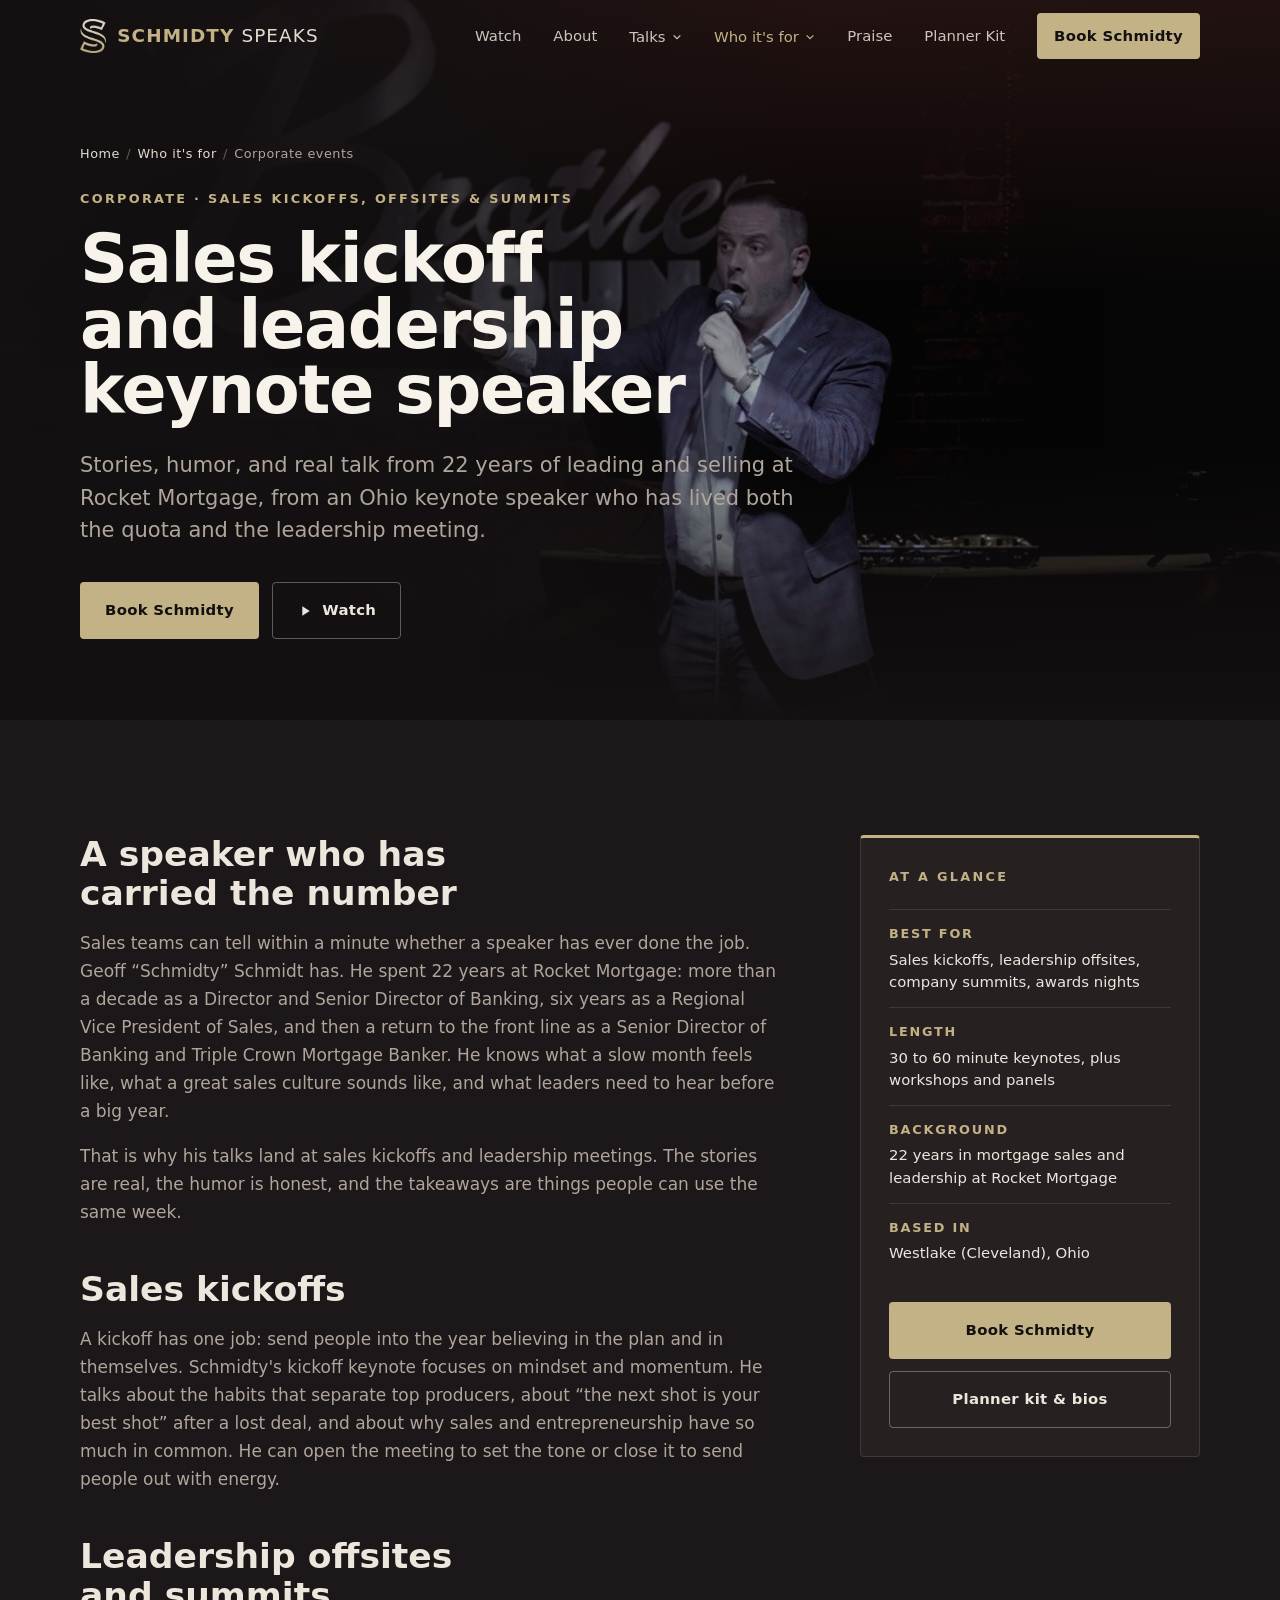
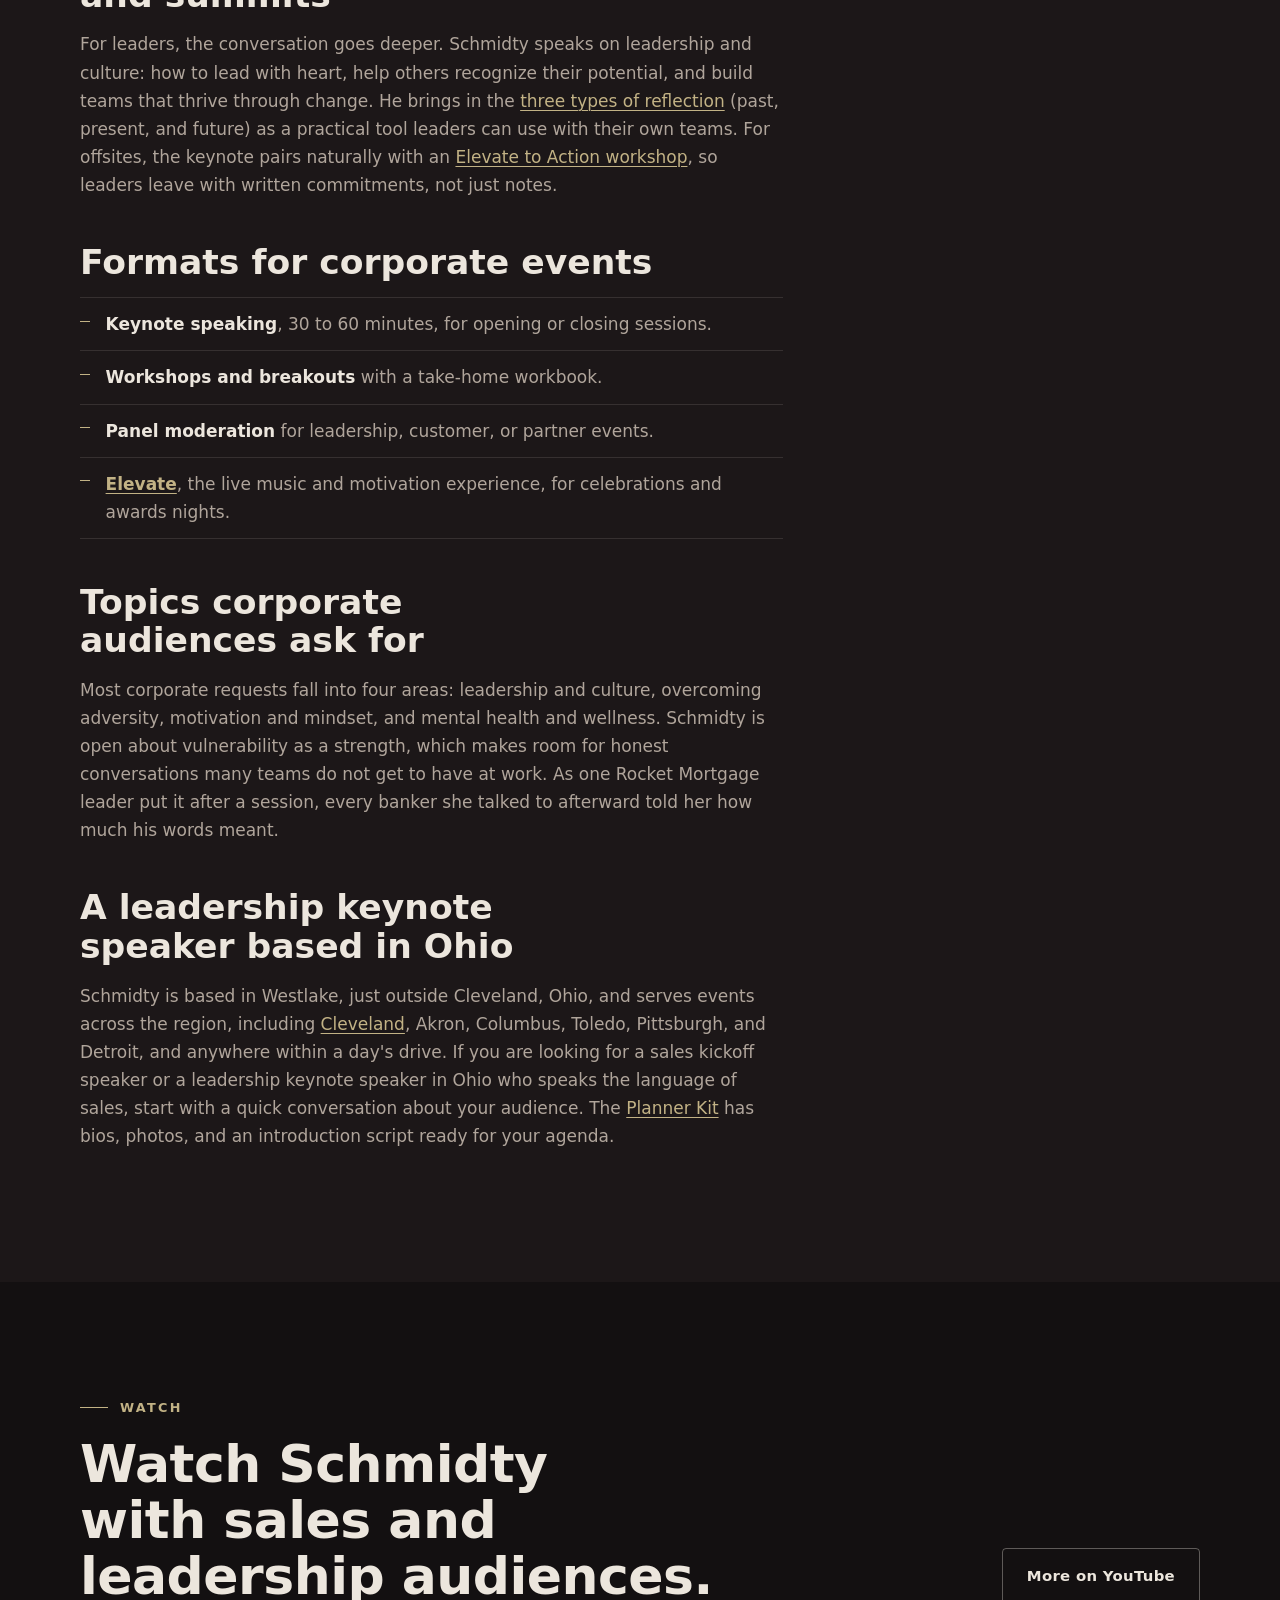
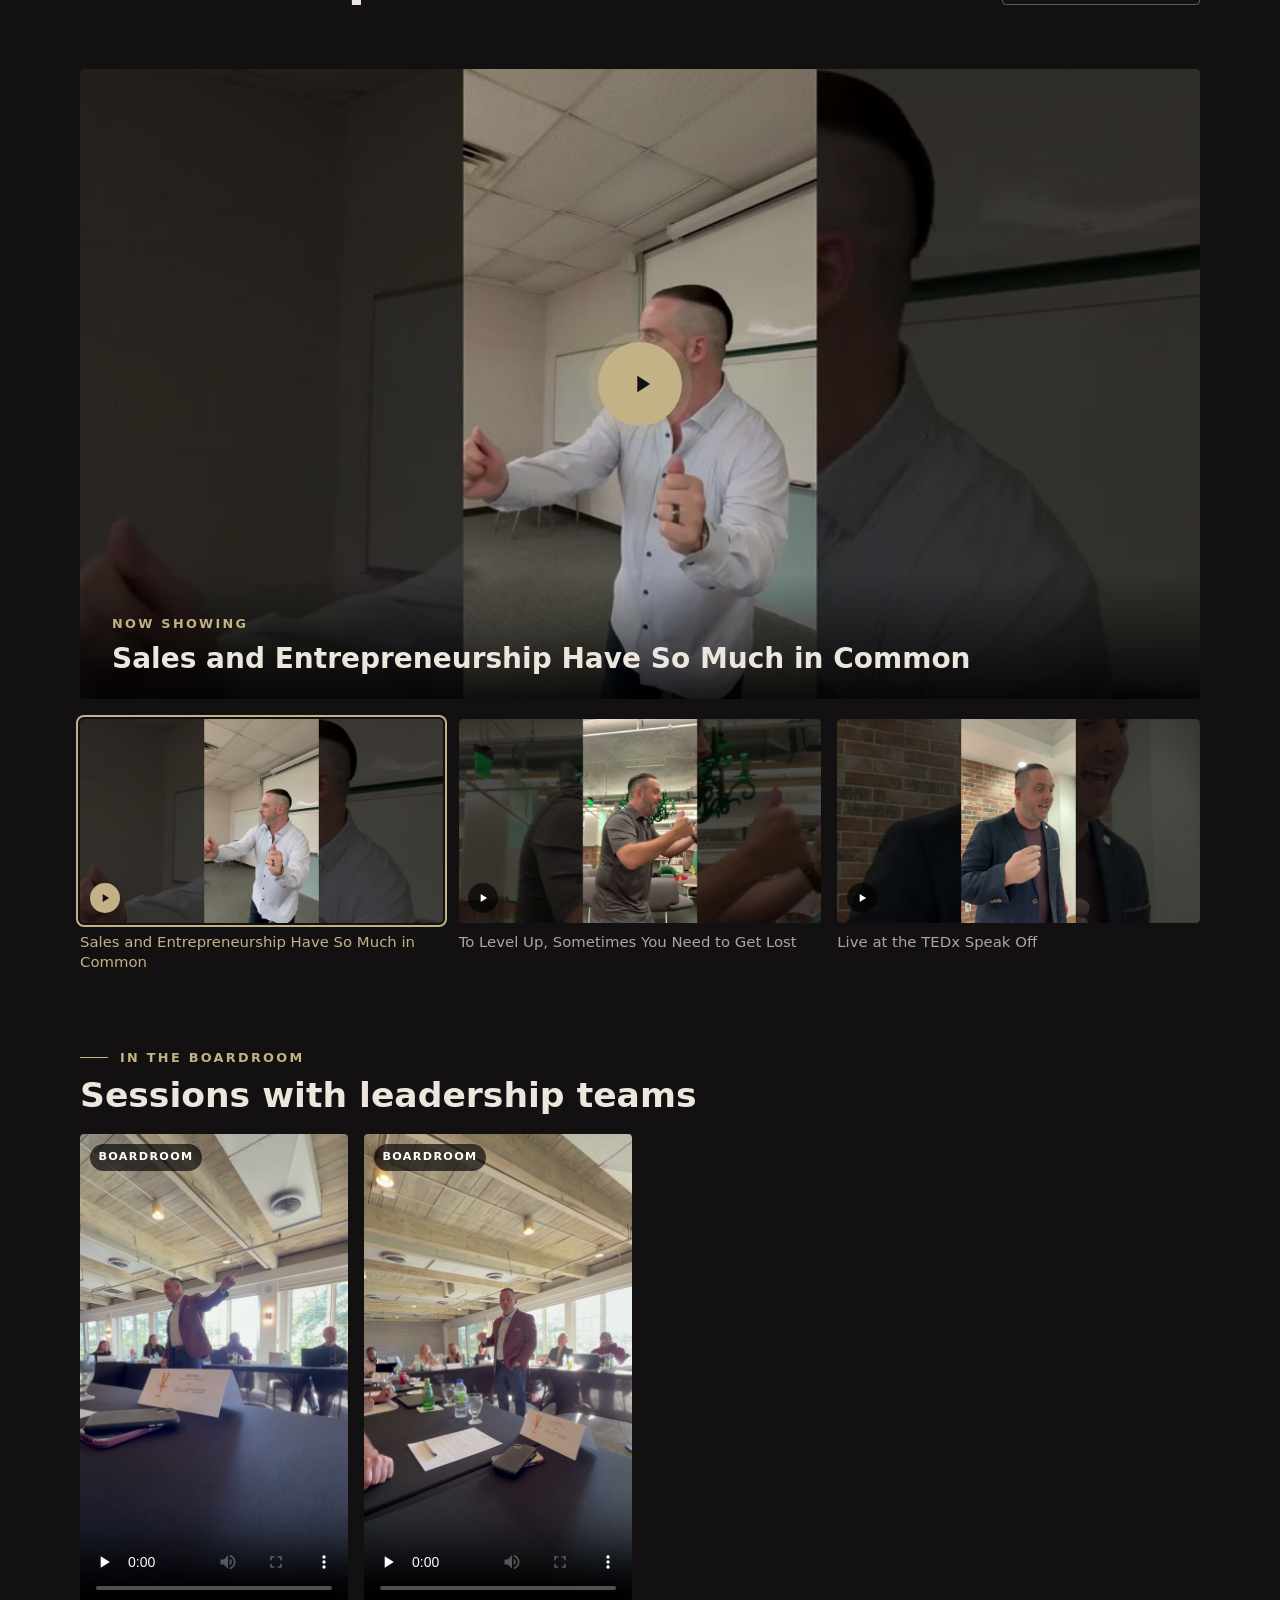
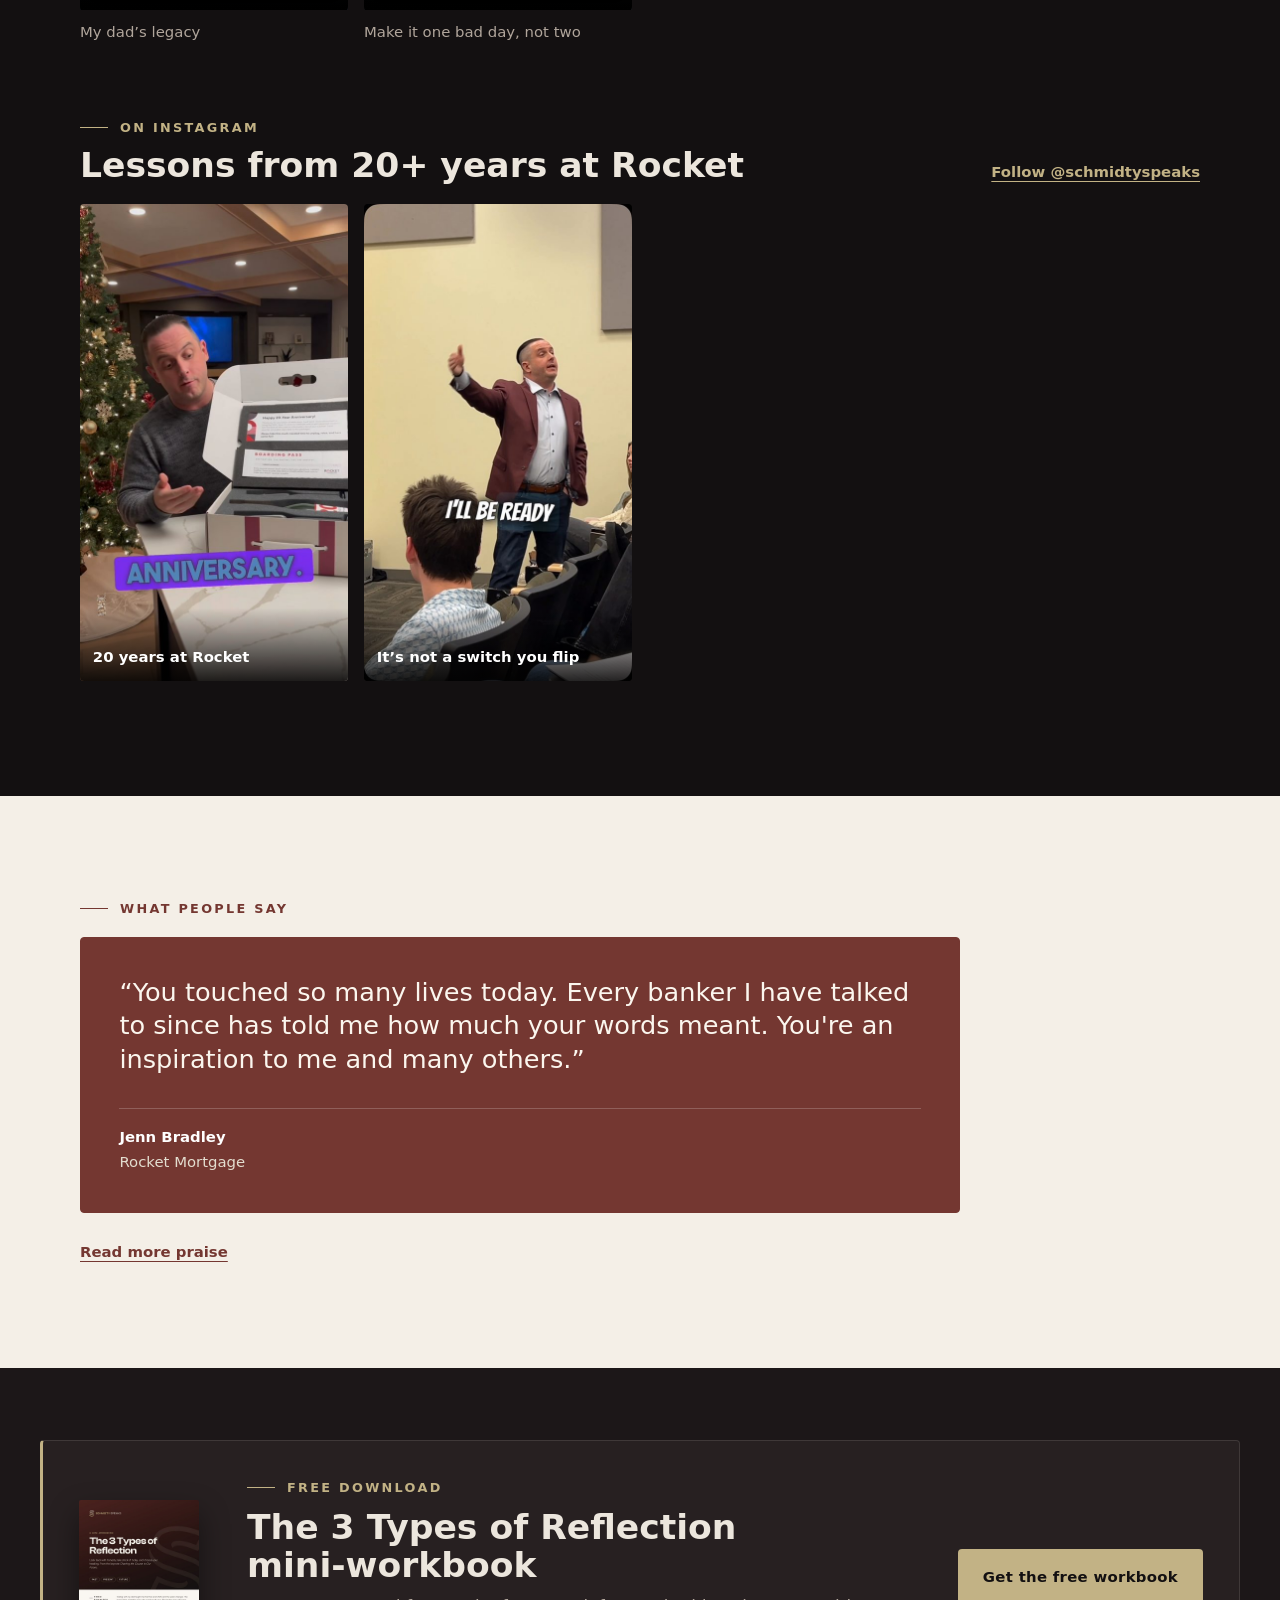
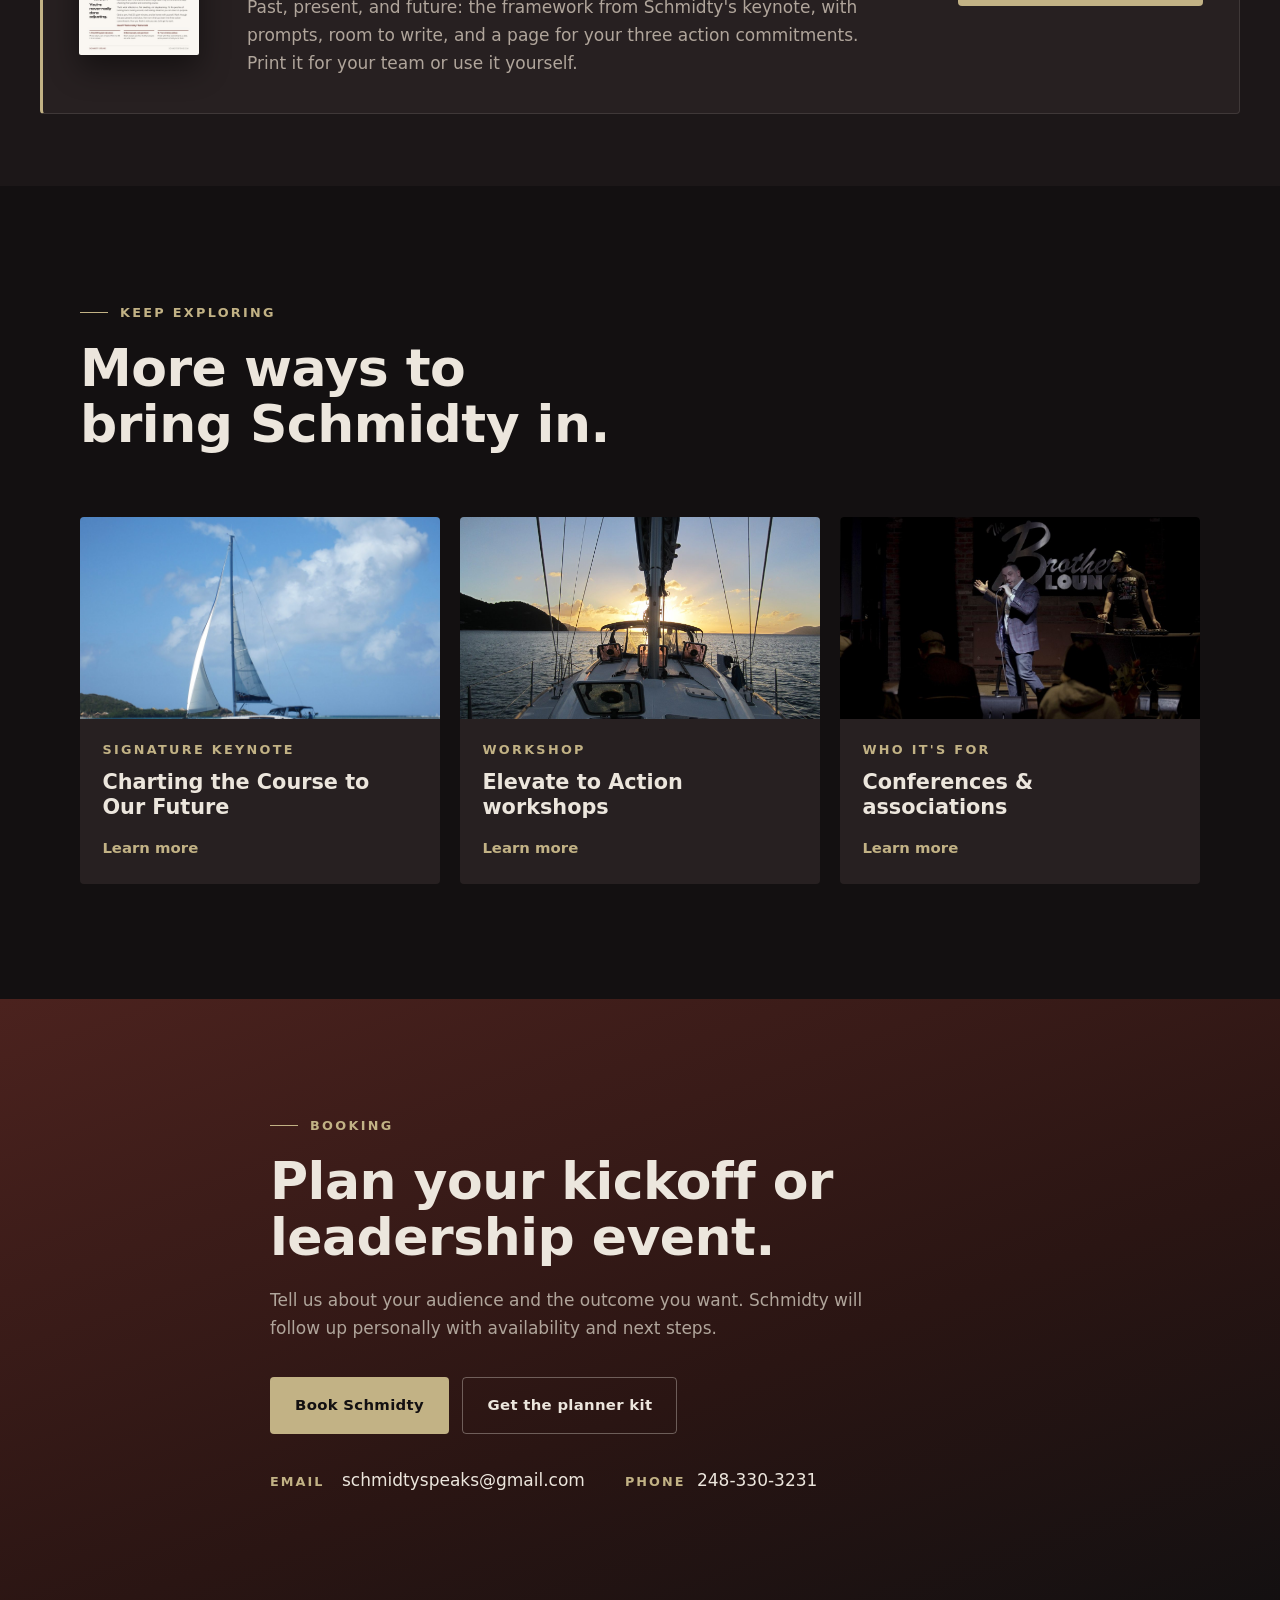
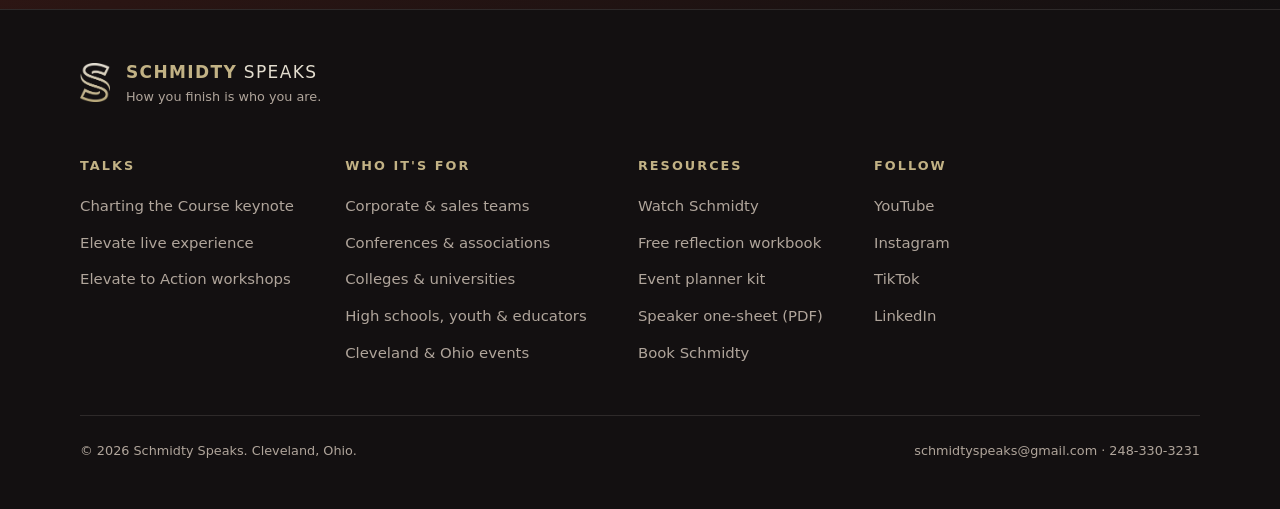
<file: corporate/index.html>
<!doctype html>
<html lang="en">
<head>
<meta charset="utf-8">
<meta name="viewport" content="width=device-width, initial-scale=1">
<title>Sales Kickoff Speaker &amp; Leadership Keynote Speaker in Ohio | Schmidty Speaks</title>
<meta name="description" content="Book Geoff “Schmidty” Schmidt for sales kickoffs, leadership offsites, and company summits. 22 years leading sales and banking teams at Rocket Mortgage. Based in Cleveland, Ohio.">
<link rel="canonical" href="https://www.schmidtyspeaks.com/corporate/">
<meta property="og:site_name" content="Schmidty Speaks">
<meta property="og:title" content="Sales Kickoff Speaker &amp; Leadership Keynote Speaker in Ohio | Schmidty Speaks">
<meta property="og:description" content="Book Geoff “Schmidty” Schmidt for sales kickoffs, leadership offsites, and company summits. 22 years leading sales and banking teams at Rocket Mortgage. Based in Cleveland, Ohio.">
<meta property="og:image" content="https://www.schmidtyspeaks.com/assets/stage-wide.jpg">
<meta property="og:image:width" content="1050">
<meta property="og:image:height" content="591">
<meta property="og:type" content="website">
<meta property="og:url" content="https://www.schmidtyspeaks.com/corporate/">
<meta name="twitter:card" content="summary_large_image">
<meta name="twitter:title" content="Sales Kickoff Speaker &amp; Leadership Keynote Speaker in Ohio | Schmidty Speaks">
<meta name="twitter:description" content="Book Geoff “Schmidty” Schmidt for sales kickoffs, leadership offsites, and company summits. 22 years leading sales and banking teams at Rocket Mortgage. Based in Cleveland, Ohio.">
<meta name="twitter:image" content="https://www.schmidtyspeaks.com/assets/stage-wide.jpg">
<link rel="icon" type="image/png" href="/assets/favicon.png">
<link rel="preconnect" href="https://api.fontshare.com" crossorigin>
<link href="https://api.fontshare.com/v2/css?f[]=clash-display@500,600&display=swap" rel="stylesheet">
<link href="https://api.fontshare.com/v2/css?f[]=satoshi@400,500,700&display=swap" rel="stylesheet">
<link rel="preload" as="image" href="/assets/stage-closeup.jpg">
<link rel="stylesheet" href="/styles.css?v=8">
<script>document.documentElement.classList.add("js")</script>
<script type="application/ld+json">
{"@context":"https://schema.org","@graph":[{"@type":"Service","name":"Sales kickoff and leadership keynote speaking","description":"Book Geoff “Schmidty” Schmidt for sales kickoffs, leadership offsites, and company summits. 22 years leading sales and banking teams at Rocket Mortgage. Based in Cleveland, Ohio.","url":"https://www.schmidtyspeaks.com/corporate/","serviceType":"Corporate keynote speaking","provider":{"@type":"Person","@id":"https://www.schmidtyspeaks.com/#geoff","name":"Geoff Schmidt","alternateName":["Schmidty","Schmidty Speaks"],"jobTitle":"Keynote Speaker","url":"https://www.schmidtyspeaks.com/","image":"https://www.schmidtyspeaks.com/assets/stage-wide.jpg","email":"mailto:schmidtyspeaks@gmail.com","telephone":"+1-248-330-3231","alumniOf":{"@type":"CollegeOrUniversity","name":"Michigan State University"},"address":{"@type":"PostalAddress","addressLocality":"Westlake","addressRegion":"OH","addressCountry":"US"},"sameAs":["https://www.youtube.com/@schmidtyspeaks","https://www.instagram.com/schmidtyspeaks/","https://www.tiktok.com/@schmidty.speaks","https://www.linkedin.com/in/geoff-schmidt-78b8a6326"]},"areaServed":[{"@type":"State","name":"Ohio"},{"@type":"Country","name":"United States"}],"audience":{"@type":"Audience","audienceType":"Sales teams, leadership teams, and corporate events"}},{"@type":"BreadcrumbList","itemListElement":[{"@type":"ListItem","position":1,"name":"Home","item":"https://www.schmidtyspeaks.com/"},{"@type":"ListItem","position":2,"name":"Who it's for","item":"https://www.schmidtyspeaks.com/#talks"},{"@type":"ListItem","position":3,"name":"Corporate events","item":"https://www.schmidtyspeaks.com/corporate/"}]}]}
</script>
</head>
<body>
<a class="skip" href="#main">Skip to content</a>

<header class="site-header" id="header">
  <div class="wrap header-inner">
    <a class="brand" href="/" aria-label="Schmidty Speaks home">
      <img src="/assets/logo-s.png" alt="" width="28" height="36">
      <span class="brand-word"><b>Schmidty</b> Speaks</span>
    </a>
    <nav class="nav" id="nav" aria-label="Primary">
      <a href="/#watch">Watch</a>
      <a href="/#about">About</a>
      <div class="nav-group">
        <button class="nav-drop-btn" type="button" aria-expanded="false" aria-controls="menu-talks">Talks<svg class="chev" viewBox="0 0 12 12" width="10" height="10" aria-hidden="true"><path d="M2 4l4 4 4-4" fill="none" stroke="currentColor" stroke-width="1.5"/></svg></button>
        <div class="nav-menu" id="menu-talks">
          <a href="/#talks">All talks &amp; formats</a>
          <a href="/keynotes/charting-the-course/">Charting the Course keynote</a>
          <a href="/elevate/">Elevate live experience</a>
          <a href="/workshops/">Elevate to Action workshops</a>
        </div>
      </div>
      <div class="nav-group is-current">
        <button class="nav-drop-btn" type="button" aria-expanded="false" aria-controls="menu-who">Who it's for<svg class="chev" viewBox="0 0 12 12" width="10" height="10" aria-hidden="true"><path d="M2 4l4 4 4-4" fill="none" stroke="currentColor" stroke-width="1.5"/></svg></button>
        <div class="nav-menu" id="menu-who">
          <a href="/corporate/" aria-current="page">Corporate &amp; sales teams</a>
          <a href="/associations/">Conferences &amp; associations</a>
          <a href="/colleges/">Colleges &amp; universities</a>
          <a href="/schools/">High schools, youth &amp; educators</a>
          <a href="/cleveland-keynote-speaker/">Cleveland &amp; Ohio events</a>
        </div>
      </div>
      <a href="/#praise">Praise</a>
      <a href="/planner-kit/">Planner Kit</a>
      <a class="btn btn-gold btn-sm" href="/?type=Keynote#book">Book Schmidty</a>
    </nav>
    <button class="menu-btn" id="menuBtn" aria-expanded="false" aria-controls="nav" aria-label="Open menu">
      <span></span><span></span>
    </button>
  </div>
</header>

<main id="main">

<section class="hero hero--page" id="top">
  <div class="hero-media" aria-hidden="true">
    <img src="/assets/stage-closeup.jpg" alt="" style="object-position:70% 30%">
  </div>
  <div class="wrap hero-inner">
    <nav class="crumbs" aria-label="Breadcrumb"><ol><li><a href="/">Home</a></li><li><a href="/#talks">Who it's for</a></li><li aria-current="page">Corporate events</li></ol></nav>
    <p class="eyebrow">Corporate &middot; Sales kickoffs, offsites &amp; summits</p>
    <h1 class="hero-title">Sales kickoff and leadership keynote speaker</h1>
    <p class="hero-sub">Stories, humor, and real talk from 22 years of leading and selling at Rocket Mortgage, from an Ohio keynote speaker who has lived both the quota and the leadership meeting.</p>
    <div class="hero-ctas">
      <a class="btn btn-gold" href="/?type=Keynote#book">Book Schmidty</a>
      <a class="btn btn-ghost" href="#watch-here"><svg viewBox="0 0 24 24" width="16" height="16" aria-hidden="true"><path fill="currentColor" d="M8 5v14l11-7z"/></svg>Watch</a>
    </div>
  </div>
</section>

<section class="section page-body">
  <div class="wrap prose-grid">
    <article class="prose reveal">

      <h2>A speaker who has carried the number</h2>
      <p>Sales teams can tell within a minute whether a speaker has ever done the job. Geoff “Schmidty” Schmidt has. He spent 22 years at Rocket Mortgage: more than a decade as a Director and Senior Director of Banking, six years as a Regional Vice President of Sales, and then a return to the front line as a Senior Director of Banking and Triple Crown Mortgage Banker. He knows what a slow month feels like, what a great sales culture sounds like, and what leaders need to hear before a big year.</p>
      <p>That is why his talks land at sales kickoffs and leadership meetings. The stories are real, the humor is honest, and the takeaways are things people can use the same week.</p>
      <h2>Sales kickoffs</h2>
      <p>A kickoff has one job: send people into the year believing in the plan and in themselves. Schmidty's kickoff keynote focuses on mindset and momentum. He talks about the habits that separate top producers, about “the next shot is your best shot” after a lost deal, and about why sales and entrepreneurship have so much in common. He can open the meeting to set the tone or close it to send people out with energy.</p>
      <h2>Leadership offsites and summits</h2>
      <p>For leaders, the conversation goes deeper. Schmidty speaks on leadership and culture: how to lead with heart, help others recognize their potential, and build teams that thrive through change. He brings in the <a href="/keynotes/charting-the-course/">three types of reflection</a> (past, present, and future) as a practical tool leaders can use with their own teams. For offsites, the keynote pairs naturally with an <a href="/workshops/">Elevate to Action workshop</a>, so leaders leave with written commitments, not just notes.</p>
      <h2>Formats for corporate events</h2>
      <ul>
        <li><b>Keynote speaking</b>, 30 to 60 minutes, for opening or closing sessions.</li>
        <li><b>Workshops and breakouts</b> with a take-home workbook.</li>
        <li><b>Panel moderation</b> for leadership, customer, or partner events.</li>
        <li><b><a href="/elevate/">Elevate</a></b>, the live music and motivation experience, for celebrations and awards nights.</li>
      </ul>
      <h2>Topics corporate audiences ask for</h2>
      <p>Most corporate requests fall into four areas: leadership and culture, overcoming adversity, motivation and mindset, and mental health and wellness. Schmidty is open about vulnerability as a strength, which makes room for honest conversations many teams do not get to have at work. As one Rocket Mortgage leader put it after a session, every banker she talked to afterward told her how much his words meant.</p>
      <h2>A leadership keynote speaker based in Ohio</h2>
      <p>Schmidty is based in Westlake, just outside Cleveland, Ohio, and serves events across the region, including <a href="/cleveland-keynote-speaker/">Cleveland</a>, Akron, Columbus, Toledo, Pittsburgh, and Detroit, and anywhere within a day's drive. If you are looking for a sales kickoff speaker or a leadership keynote speaker in Ohio who speaks the language of sales, start with a quick conversation about your audience. The <a href="/planner-kit/">Planner Kit</a> has bios, photos, and an introduction script ready for your agenda.</p>
    </article>
    <aside class="aside-card reveal" aria-label="At a glance">
      <p class="tag">At a glance</p>
      <dl class="glance"><div><dt>Best for</dt><dd>Sales kickoffs, leadership offsites, company summits, awards nights</dd></div><div><dt>Length</dt><dd>30 to 60 minute keynotes, plus workshops and panels</dd></div><div><dt>Background</dt><dd>22 years in mortgage sales and leadership at Rocket Mortgage</dd></div><div><dt>Based in</dt><dd>Westlake (Cleveland), Ohio</dd></div></dl>
      <a class="btn btn-gold btn-block" href="/?type=Keynote#book">Book Schmidty</a>
      <a class="btn btn-ghost btn-block" href="/planner-kit/">Planner kit &amp; bios</a>
    </aside>
  </div>
</section>

<section class="section watch page-watch" id="watch-here">
  <div class="wrap">
    <div class="section-head reveal">
      <div>
        <p class="kicker">Watch</p>
        <h2 class="h2">Watch Schmidty with sales and leadership audiences.</h2>
      </div>
      <a class="btn btn-ghost head-cta" href="https://www.youtube.com/@schmidtyspeaks/videos" target="_blank" rel="noopener">More on YouTube</a>
    </div>

    <div class="player reveal" id="player-corp" data-id="U0_migt1C8I">
      <button class="player-poster" aria-label="Play video: Sales and Entrepreneurship Have So Much in Common">
        <img src="/assets/yt/U0_migt1C8I.jpg" alt="" loading="lazy">
        <span class="play-ring" aria-hidden="true"><svg viewBox="0 0 24 24" width="28" height="28"><path fill="currentColor" d="M8 5v14l11-7z"/></svg></span>
      </button>
      <div class="player-meta">
        <p class="tag">Now showing</p>
        <h3 class="h3">Sales and Entrepreneurship Have So Much in Common</h3>
      </div>
    </div>
    <ul class="video-grid video-grid--sub" data-player="player-corp">
      <li><button class="vid is-active" data-id="U0_migt1C8I" data-title="Sales and Entrepreneurship Have So Much in Common"><span class="vid-thumb"><img src="/assets/yt/U0_migt1C8I.jpg" alt="" loading="lazy"><i class="vid-play" aria-hidden="true"><svg viewBox="0 0 24 24" width="14" height="14"><path fill="currentColor" d="M8 5v14l11-7z"/></svg></i></span><span class="vid-title">Sales and Entrepreneurship Have So Much in Common</span></button></li>
      <li><button class="vid" data-id="QyZnX5eRglw" data-title="To Level Up, Sometimes You Need to Get Lost"><span class="vid-thumb"><img src="/assets/yt/QyZnX5eRglw.jpg" alt="" loading="lazy"><i class="vid-play" aria-hidden="true"><svg viewBox="0 0 24 24" width="14" height="14"><path fill="currentColor" d="M8 5v14l11-7z"/></svg></i></span><span class="vid-title">To Level Up, Sometimes You Need to Get Lost</span></button></li>
      <li><button class="vid" data-id="8FYg4rmkSTg" data-title="Live at the TEDx Speak Off"><span class="vid-thumb"><img src="/assets/yt/8FYg4rmkSTg.jpg" alt="" loading="lazy"><i class="vid-play" aria-hidden="true"><svg viewBox="0 0 24 24" width="14" height="14"><path fill="currentColor" d="M8 5v14l11-7z"/></svg></i></span><span class="vid-title">Live at the TEDx Speak Off</span></button></li>
    </ul>
    <div class="reels-head reveal">
      <div>
        <p class="kicker">In the boardroom</p>
        <h3 class="h3">Sessions with leadership teams</h3>
      </div>
      
    </div>
    <ul class="reels clips reveal clips-2">
      <li class="clip"><span class="clip-media"><video src="/assets/clips/dads-legacy.mp4" poster="/assets/clips/dads-legacy.jpg" controls playsinline preload="none" aria-label="My dad’s legacy"></video><span class="reel-badge">Boardroom</span></span><span class="clip-title">My dad’s legacy</span></li><li class="clip"><span class="clip-media"><video src="/assets/clips/make-it-one.mp4" poster="/assets/clips/make-it-one.jpg" controls playsinline preload="none" aria-label="Make it one bad day, not two"></video><span class="reel-badge">Boardroom</span></span><span class="clip-title">Make it one bad day, not two</span></li>
    </ul>
    <div class="reels-head reveal">
      <div>
        <p class="kicker">On Instagram</p>
        <h3 class="h3">Lessons from 20+ years at Rocket</h3>
      </div>
      <a class="text-link" href="https://www.instagram.com/schmidtyspeaks/" target="_blank" rel="noopener">Follow @schmidtyspeaks</a>
    </div>
    <ul class="reels ig-reels reveal clips-2"><li><a class="reel" href="https://www.instagram.com/schmidtyspeaks/reel/DEY0X8_sg29/" target="_blank" rel="noopener" aria-label="Watch on Instagram: 20 years at Rocket"><img src="/assets/ig/DEY0X8_sg29.jpg?v=2" alt="" loading="lazy"><span class="reel-title">20 years at Rocket</span></a></li><li><a class="reel" href="https://www.instagram.com/schmidtyspeaks/reel/DHMzeq0pB8I/" target="_blank" rel="noopener" aria-label="Watch on Instagram: It’s not a switch you flip"><img src="/assets/ig/DHMzeq0pB8I.jpg?v=2" alt="" loading="lazy"><span class="reel-title">It’s not a switch you flip</span></a></li></ul>
  </div>
</section>

<section class="section praise praise--single" aria-label="Testimonial">
  <div class="wrap">
    <p class="kicker reveal">What people say</p>
    <figure class="testimonial t-lead t-single reveal">
      <blockquote>“You touched so many lives today. Every banker I have talked to since has told me how much your words meant. You're an inspiration to me and many others.”</blockquote>
      <figcaption><b>Jenn Bradley</b>Rocket Mortgage</figcaption>
    </figure>
    <p class="praise-more reveal"><a class="text-link text-link--dark" href="/#praise">Read more praise</a></p>
  </div>
</section>


<section class="wb-band" aria-label="Free reflection workbook">
  <div class="wrap wb-band-inner reveal">
    <img class="wb-cover" src="/assets/downloads/workbook-cover.jpg" alt="Cover of the 3 Types of Reflection mini-workbook" width="300" height="388" loading="lazy">
    <div class="wb-copy">
      <p class="kicker">Free download</p>
      <h2 class="h3">The 3 Types of Reflection mini-workbook</h2>
      <p>Past, present, and future: the framework from Schmidty's keynote, with prompts, room to write, and a page for your three action commitments. Print it for your team or use it yourself.</p>
    </div>
    <a class="btn btn-gold" href="/reflection-workbook/">Get the free workbook</a>
  </div>
</section>


<section class="section related" aria-label="Related">
  <div class="wrap">
    <div class="section-head reveal"><p class="kicker">Keep exploring</p><h2 class="h2">More ways to bring Schmidty in.</h2></div>
    <ul class="related-grid reveal"><li><a class="related-card" href="/keynotes/charting-the-course/"><img src="/assets/sail-underway.jpg" alt="" loading="lazy"><span class="related-body"><span class="tag">Signature keynote</span><span class="related-title">Charting the Course to Our Future</span><span class="related-go">Learn more</span></span></a></li><li><a class="related-card" href="/workshops/"><img src="/assets/sail-sunset.jpg" alt="" loading="lazy"><span class="related-body"><span class="tag">Workshop</span><span class="related-title">Elevate to Action workshops</span><span class="related-go">Learn more</span></span></a></li><li><a class="related-card" href="/associations/"><img src="/assets/stage-wide.jpg" alt="" loading="lazy"><span class="related-body"><span class="tag">Who it's for</span><span class="related-title">Conferences &amp; associations</span><span class="related-go">Learn more</span></span></a></li></ul>
  </div>
</section>


<section class="section book cta-band" aria-label="Book Schmidty">
  <div class="wrap cta-inner reveal">
    <p class="kicker">Booking</p>
    <h2 class="h2">Plan your kickoff or leadership event.</h2>
    <p>Tell us about your audience and the outcome you want. Schmidty will follow up personally with availability and next steps.</p>
    <div class="hero-ctas">
      <a class="btn btn-gold" href="/?type=Keynote#book">Book Schmidty</a>
      <a class="btn btn-ghost" href="/planner-kit/">Get the planner kit</a>
    </div>
    <ul class="contact-list contact-inline">
      <li><span>Email</span><a href="mailto:schmidtyspeaks@gmail.com">schmidtyspeaks@gmail.com</a></li>
      <li><span>Phone</span><a href="tel:+12483303231">248-330-3231</a></li>
    </ul>
  </div>
</section>

</main>

<footer class="site-footer">
  <div class="wrap">
    <div class="footer-top">
      <div class="footer-brand">
        <img src="/assets/logo-s.png" alt="" width="34" height="44">
        <div>
          <p class="footer-word"><b>Schmidty</b> Speaks</p>
          <p class="footer-tag">How you finish is who you are.</p>
        </div>
      </div>
      <nav class="footer-cols" aria-label="Footer">
        <div>
          <p class="footer-h">Talks</p>
          <ul><li><a href="/keynotes/charting-the-course/">Charting the Course keynote</a></li><li><a href="/elevate/">Elevate live experience</a></li><li><a href="/workshops/">Elevate to Action workshops</a></li></ul>
        </div>
        <div>
          <p class="footer-h">Who it's for</p>
          <ul><li><a href="/corporate/">Corporate &amp; sales teams</a></li><li><a href="/associations/">Conferences &amp; associations</a></li><li><a href="/colleges/">Colleges &amp; universities</a></li><li><a href="/schools/">High schools, youth &amp; educators</a></li><li><a href="/cleveland-keynote-speaker/">Cleveland &amp; Ohio events</a></li></ul>
        </div>
        <div>
          <p class="footer-h">Resources</p>
          <ul><li><a href="/#watch">Watch Schmidty</a></li><li><a href="/reflection-workbook/">Free reflection workbook</a></li><li><a href="/planner-kit/">Event planner kit</a></li><li><a href="/assets/downloads/schmidty-speaks-one-sheet.pdf">Speaker one-sheet (PDF)</a></li><li><a href="/#book">Book Schmidty</a></li></ul>
        </div>
        <div>
          <p class="footer-h">Follow</p>
          <ul><li><a href="https://www.youtube.com/@schmidtyspeaks" target="_blank" rel="noopener">YouTube</a></li><li><a href="https://www.instagram.com/schmidtyspeaks/" target="_blank" rel="noopener">Instagram</a></li><li><a href="https://www.tiktok.com/@schmidty.speaks" target="_blank" rel="noopener">TikTok</a></li><li><a href="https://www.linkedin.com/in/geoff-schmidt-78b8a6326" target="_blank" rel="noopener">LinkedIn</a></li></ul>
        </div>
      </nav>
    </div>
    <div class="footer-bottom">
      <p class="footer-copy">&copy; 2026 Schmidty Speaks. Cleveland, Ohio.</p>
      <p class="footer-copy"><a href="mailto:schmidtyspeaks@gmail.com">schmidtyspeaks@gmail.com</a> &middot; <a href="tel:+12483303231">248-330-3231</a></p>
    </div>
  </div>
</footer>

<script src="/analytics.js?v=1" defer></script>
<script src="/app.js?v=4" defer></script>
</body>
</html>
</file>
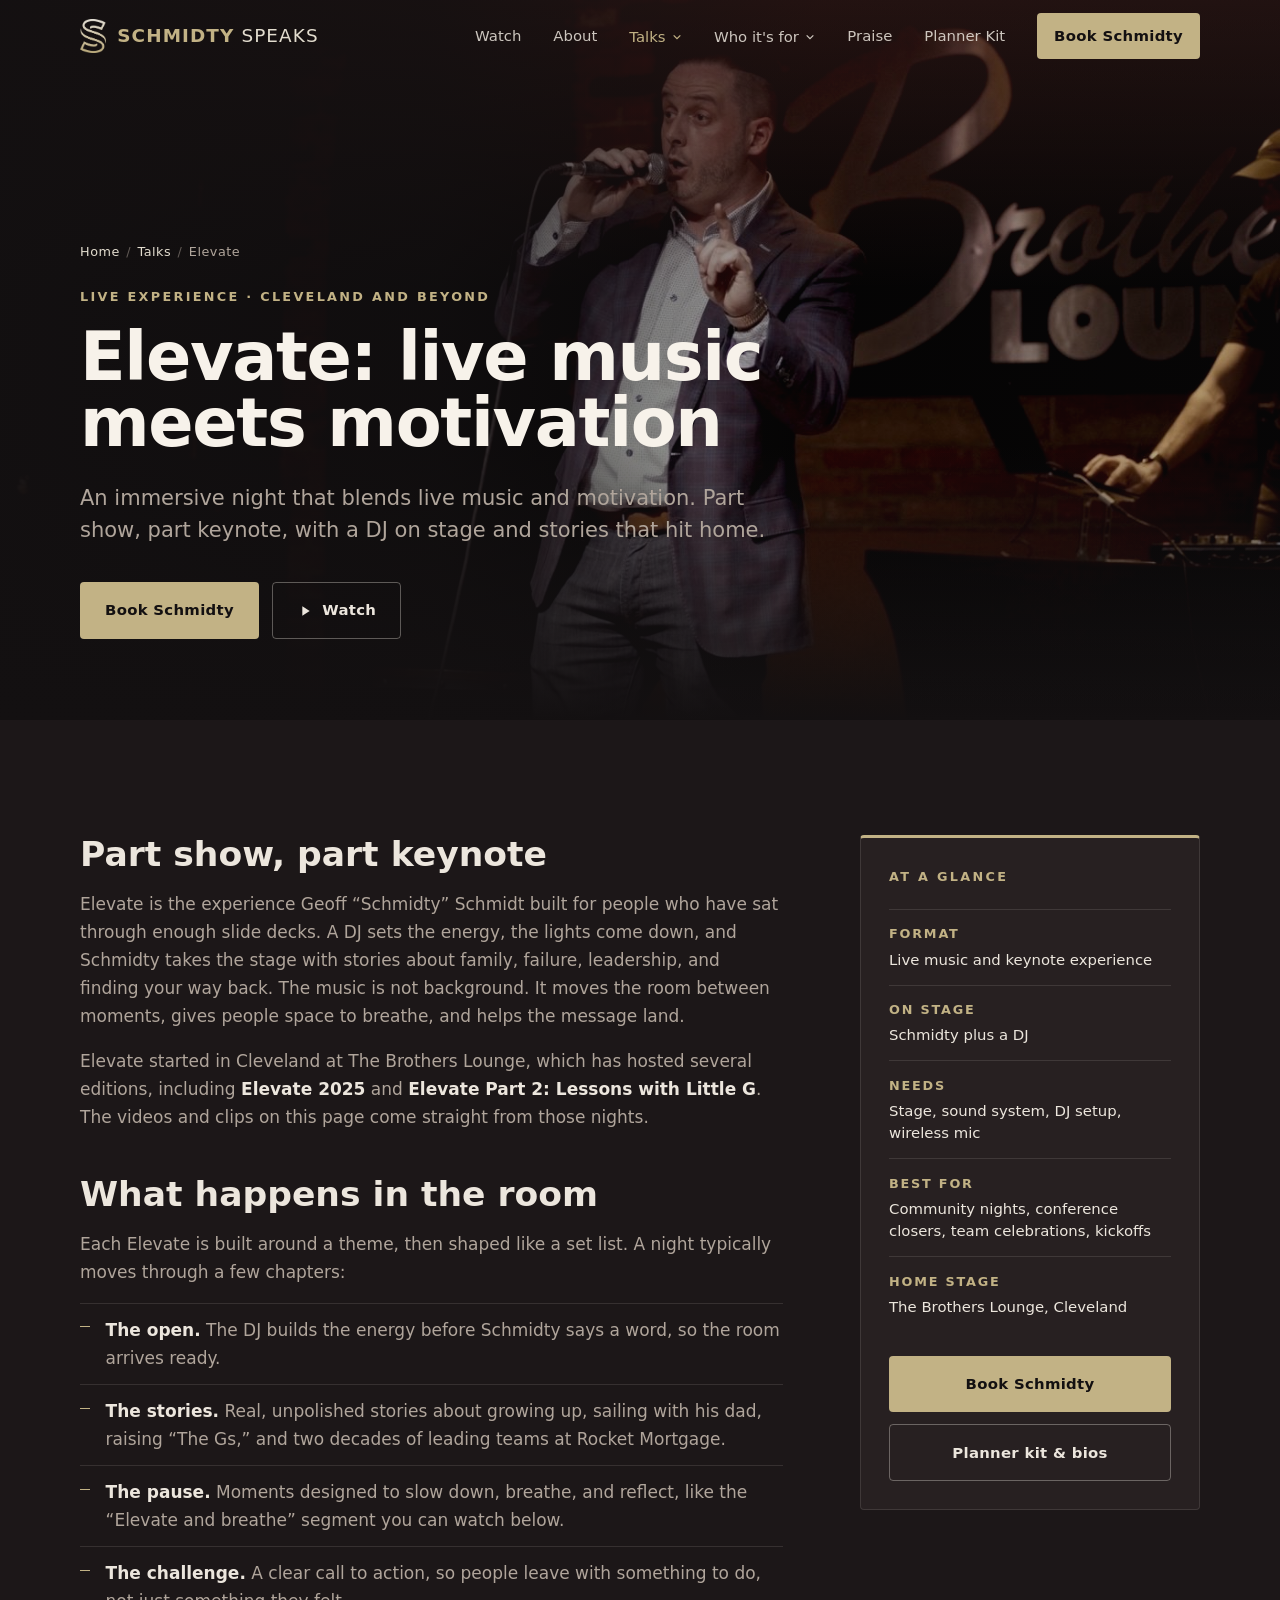
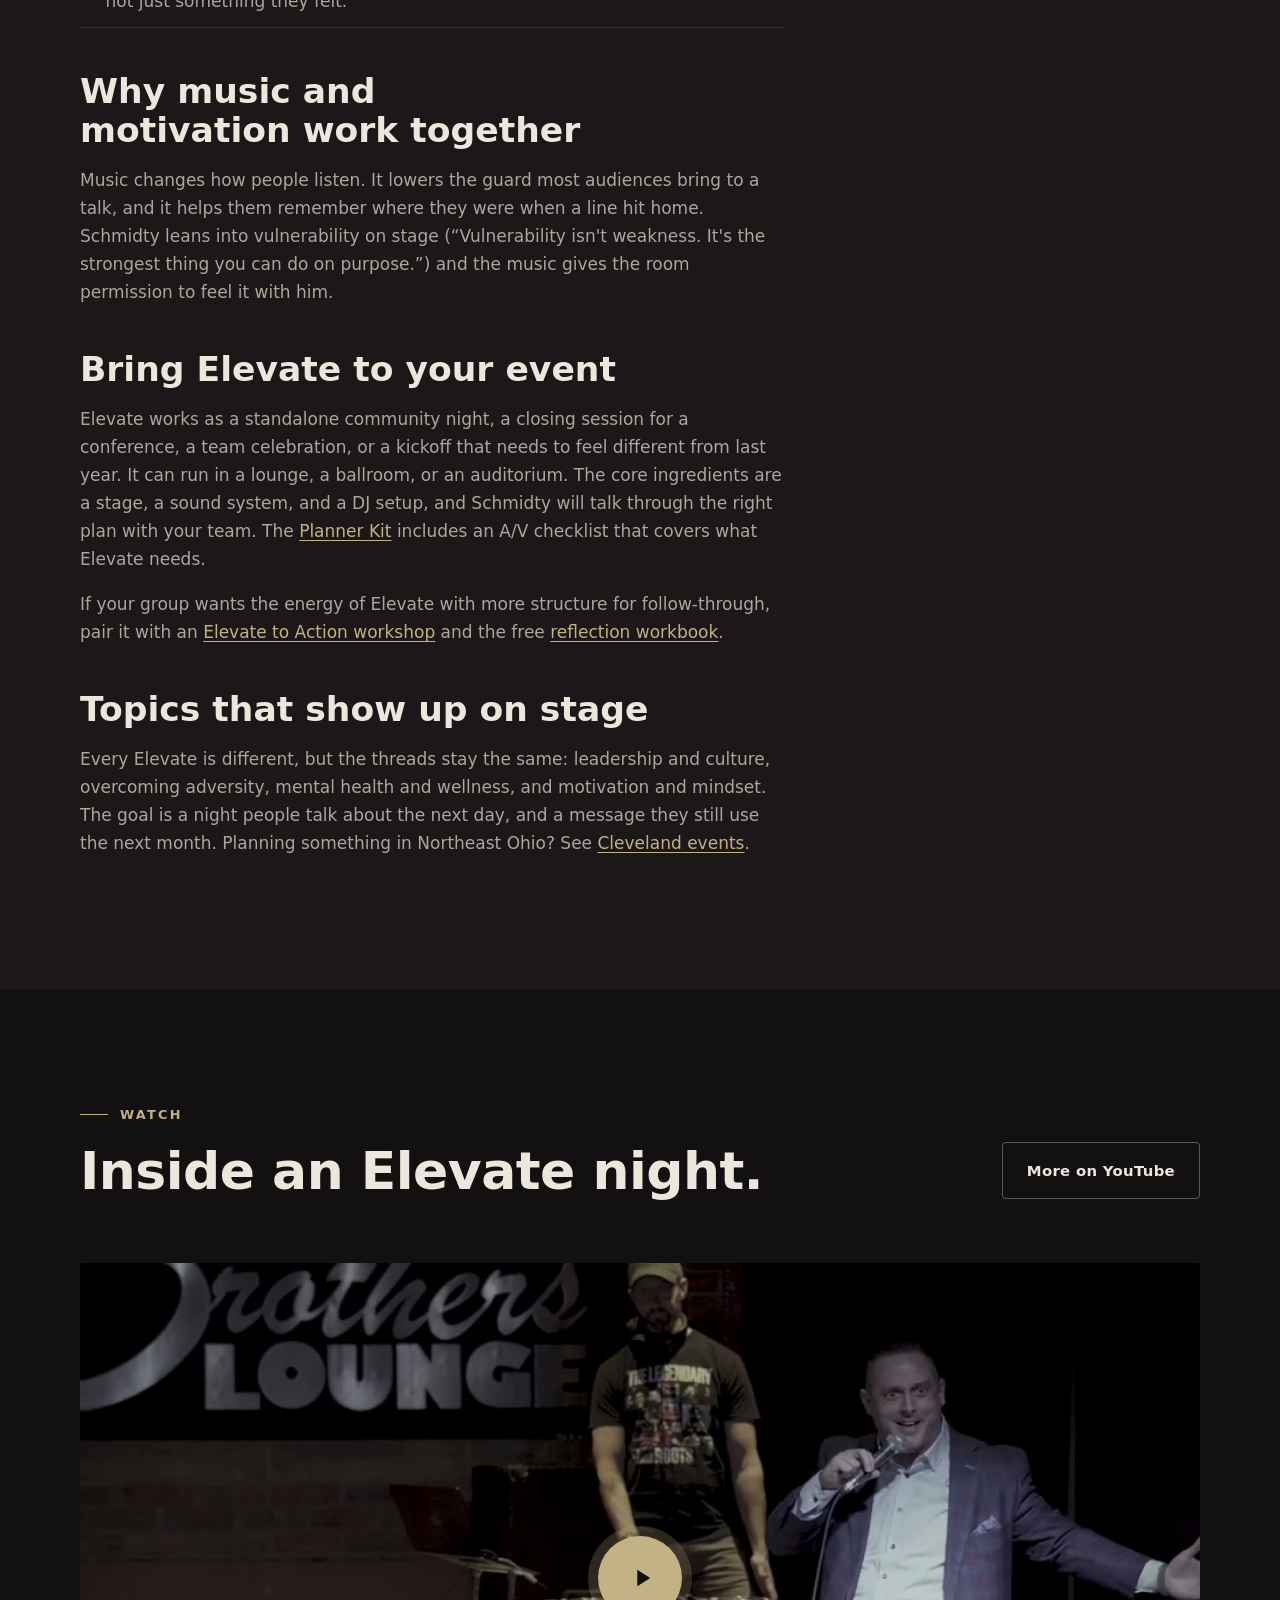
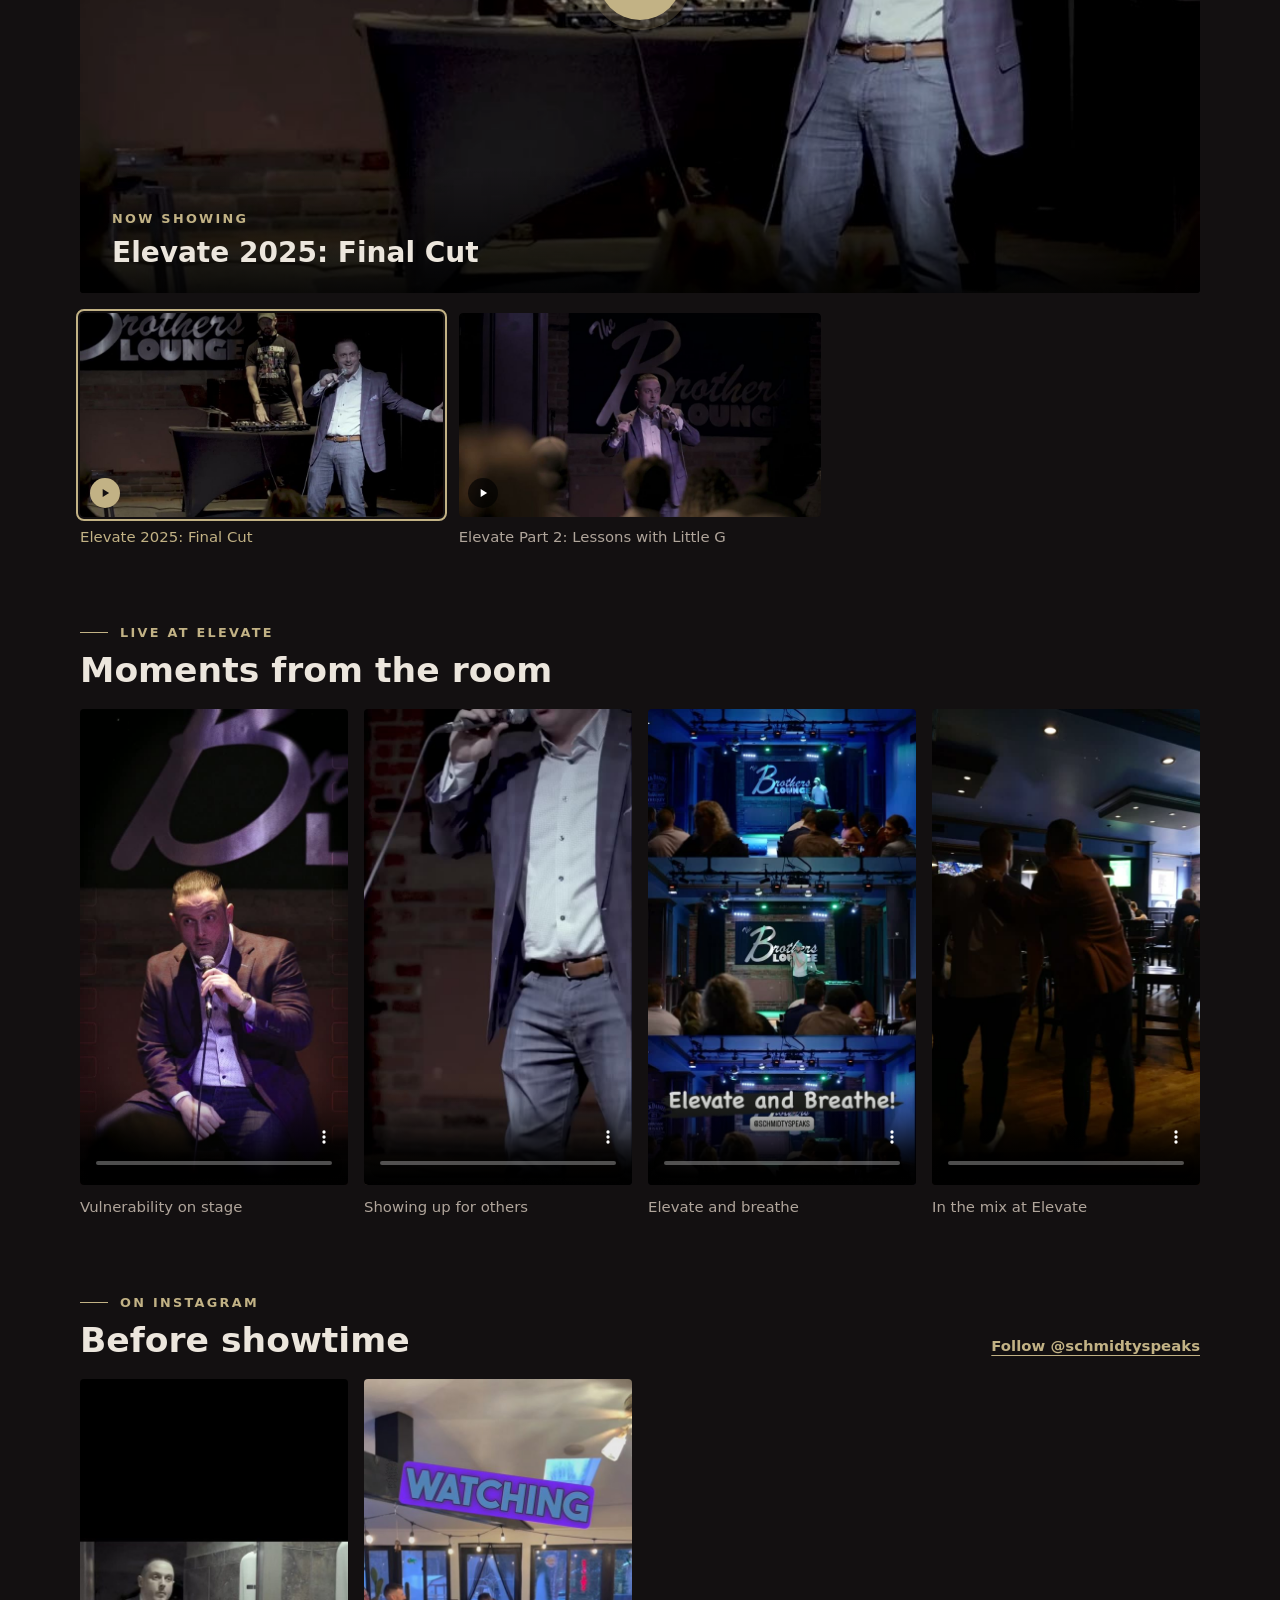
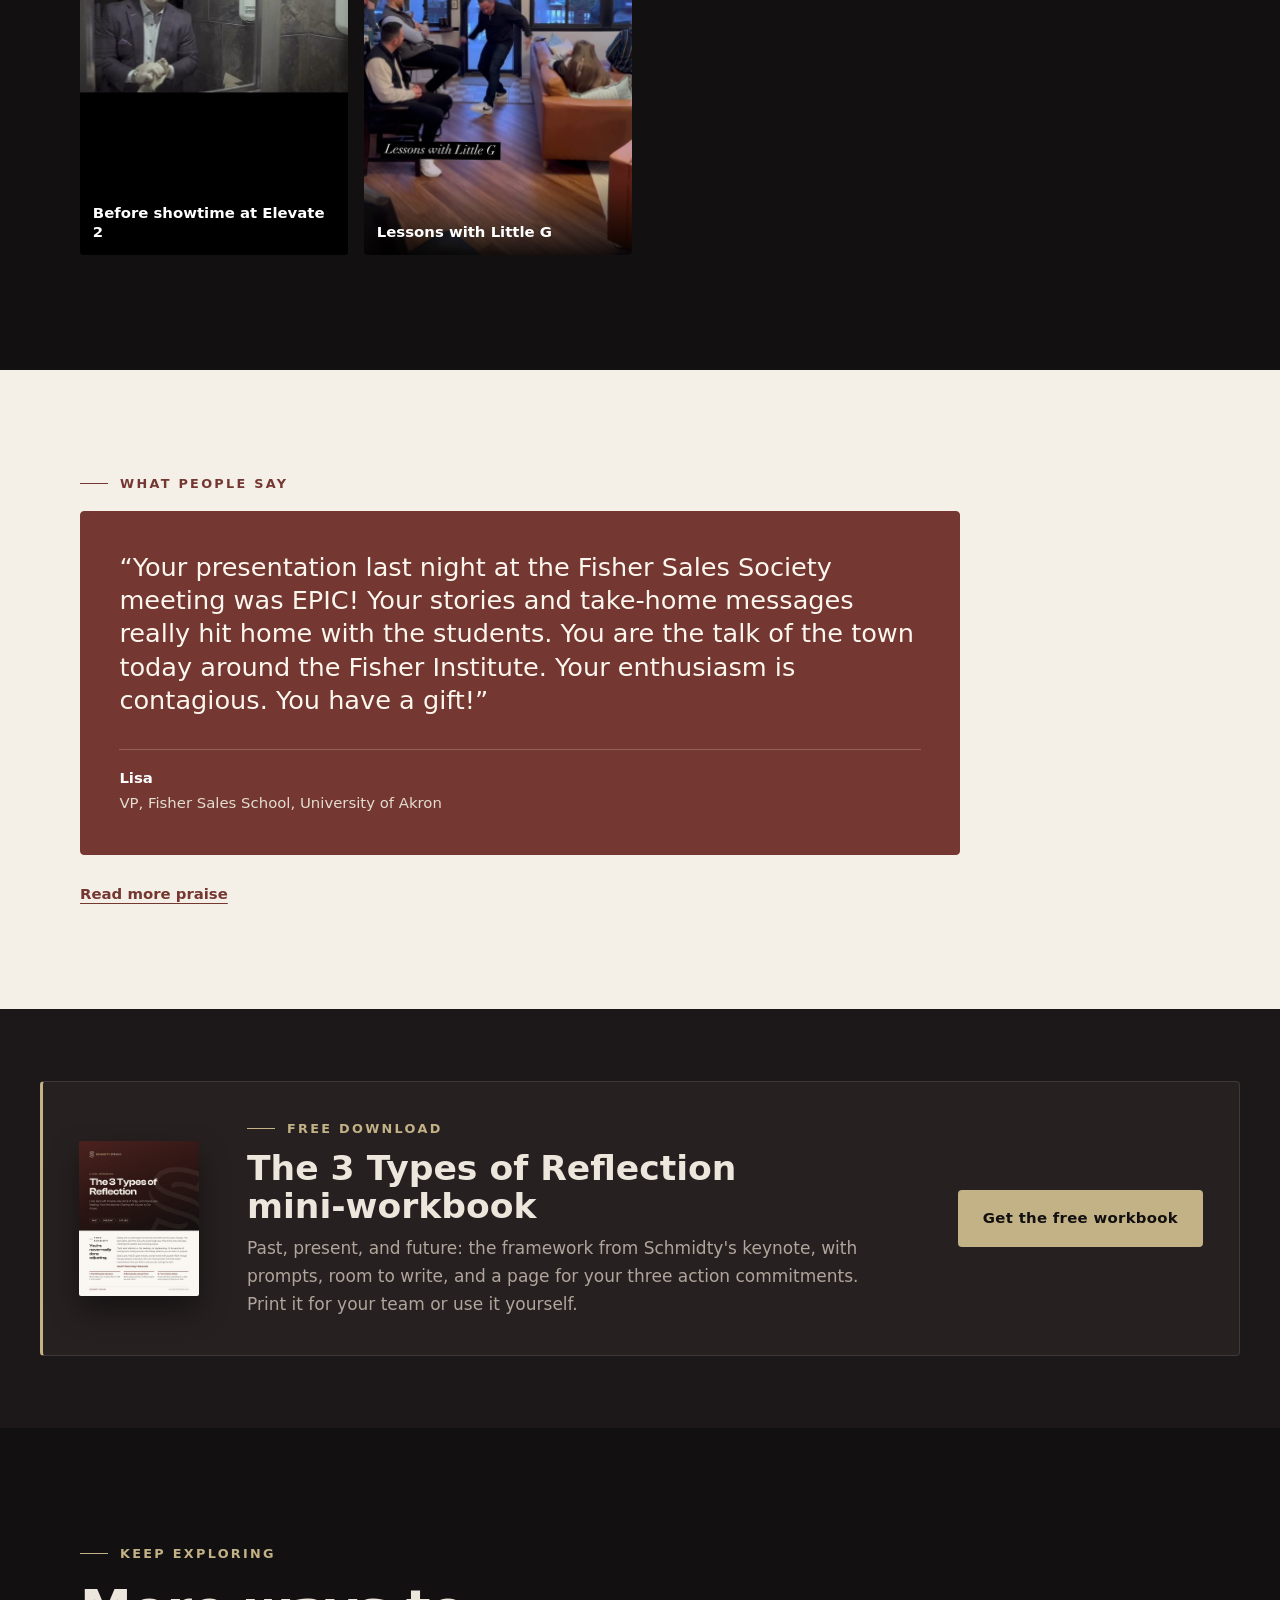
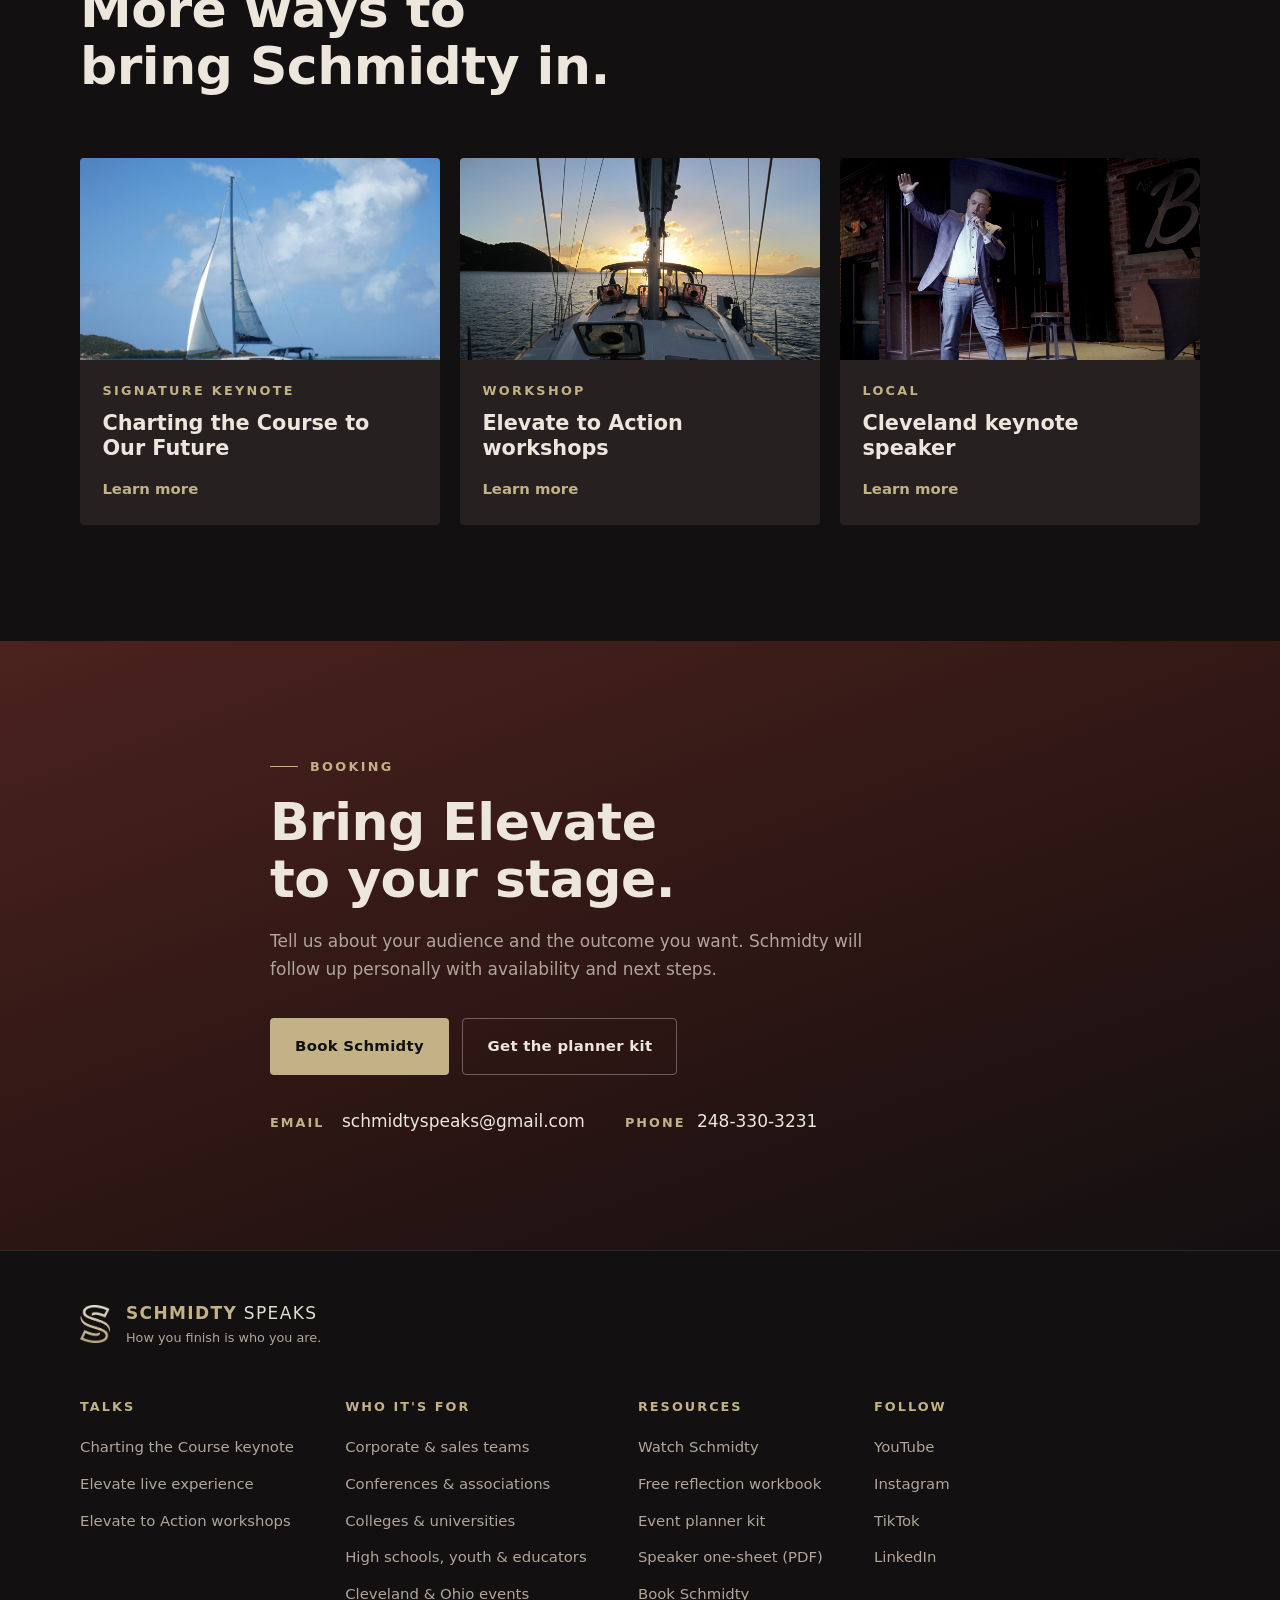
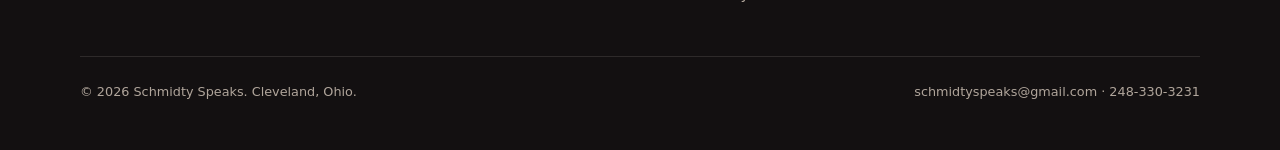
<file: elevate/index.html>
<!doctype html>
<html lang="en">
<head>
<meta charset="utf-8">
<meta name="viewport" content="width=device-width, initial-scale=1">
<title>Elevate | Live Music and Motivation Experience with Schmidty</title>
<meta name="description" content="Elevate blends live music and motivation: a DJ on stage, real stories, and a keynote that feels like a show. Born at The Brothers Lounge in Cleveland.">
<link rel="canonical" href="https://www.schmidtyspeaks.com/elevate/">
<meta property="og:site_name" content="Schmidty Speaks">
<meta property="og:title" content="Elevate | Live Music and Motivation Experience with Schmidty">
<meta property="og:description" content="Elevate blends live music and motivation: a DJ on stage, real stories, and a keynote that feels like a show. Born at The Brothers Lounge in Cleveland.">
<meta property="og:image" content="https://www.schmidtyspeaks.com/assets/stage-wide.jpg">
<meta property="og:image:width" content="1050">
<meta property="og:image:height" content="591">
<meta property="og:type" content="website">
<meta property="og:url" content="https://www.schmidtyspeaks.com/elevate/">
<meta name="twitter:card" content="summary_large_image">
<meta name="twitter:title" content="Elevate | Live Music and Motivation Experience with Schmidty">
<meta name="twitter:description" content="Elevate blends live music and motivation: a DJ on stage, real stories, and a keynote that feels like a show. Born at The Brothers Lounge in Cleveland.">
<meta name="twitter:image" content="https://www.schmidtyspeaks.com/assets/stage-wide.jpg">
<link rel="icon" type="image/png" href="/assets/favicon.png">
<link rel="preconnect" href="https://api.fontshare.com" crossorigin>
<link href="https://api.fontshare.com/v2/css?f[]=clash-display@500,600&display=swap" rel="stylesheet">
<link href="https://api.fontshare.com/v2/css?f[]=satoshi@400,500,700&display=swap" rel="stylesheet">
<link rel="preload" as="image" href="/assets/elevate-dj.jpg">
<link rel="stylesheet" href="/styles.css?v=8">
<script>document.documentElement.classList.add("js")</script>
<script type="application/ld+json">
{"@context":"https://schema.org","@graph":[{"@type":"Service","name":"Elevate live music and motivation experience","description":"Elevate blends live music and motivation: a DJ on stage, real stories, and a keynote that feels like a show. Born at The Brothers Lounge in Cleveland.","url":"https://www.schmidtyspeaks.com/elevate/","serviceType":"Live motivational event","provider":{"@type":"Person","@id":"https://www.schmidtyspeaks.com/#geoff","name":"Geoff Schmidt","alternateName":["Schmidty","Schmidty Speaks"],"jobTitle":"Keynote Speaker","url":"https://www.schmidtyspeaks.com/","image":"https://www.schmidtyspeaks.com/assets/stage-wide.jpg","email":"mailto:schmidtyspeaks@gmail.com","telephone":"+1-248-330-3231","alumniOf":{"@type":"CollegeOrUniversity","name":"Michigan State University"},"address":{"@type":"PostalAddress","addressLocality":"Westlake","addressRegion":"OH","addressCountry":"US"},"sameAs":["https://www.youtube.com/@schmidtyspeaks","https://www.instagram.com/schmidtyspeaks/","https://www.tiktok.com/@schmidty.speaks","https://www.linkedin.com/in/geoff-schmidt-78b8a6326"]},"areaServed":[{"@type":"State","name":"Ohio"},{"@type":"Country","name":"United States"}],"audience":{"@type":"Audience","audienceType":"Communities, conferences, and company celebrations"}},{"@type":"BreadcrumbList","itemListElement":[{"@type":"ListItem","position":1,"name":"Home","item":"https://www.schmidtyspeaks.com/"},{"@type":"ListItem","position":2,"name":"Talks","item":"https://www.schmidtyspeaks.com/#talks"},{"@type":"ListItem","position":3,"name":"Elevate","item":"https://www.schmidtyspeaks.com/elevate/"}]}]}
</script>
</head>
<body>
<a class="skip" href="#main">Skip to content</a>

<header class="site-header" id="header">
  <div class="wrap header-inner">
    <a class="brand" href="/" aria-label="Schmidty Speaks home">
      <img src="/assets/logo-s.png" alt="" width="28" height="36">
      <span class="brand-word"><b>Schmidty</b> Speaks</span>
    </a>
    <nav class="nav" id="nav" aria-label="Primary">
      <a href="/#watch">Watch</a>
      <a href="/#about">About</a>
      <div class="nav-group is-current">
        <button class="nav-drop-btn" type="button" aria-expanded="false" aria-controls="menu-talks">Talks<svg class="chev" viewBox="0 0 12 12" width="10" height="10" aria-hidden="true"><path d="M2 4l4 4 4-4" fill="none" stroke="currentColor" stroke-width="1.5"/></svg></button>
        <div class="nav-menu" id="menu-talks">
          <a href="/#talks">All talks &amp; formats</a>
          <a href="/keynotes/charting-the-course/">Charting the Course keynote</a>
          <a href="/elevate/" aria-current="page">Elevate live experience</a>
          <a href="/workshops/">Elevate to Action workshops</a>
        </div>
      </div>
      <div class="nav-group">
        <button class="nav-drop-btn" type="button" aria-expanded="false" aria-controls="menu-who">Who it's for<svg class="chev" viewBox="0 0 12 12" width="10" height="10" aria-hidden="true"><path d="M2 4l4 4 4-4" fill="none" stroke="currentColor" stroke-width="1.5"/></svg></button>
        <div class="nav-menu" id="menu-who">
          <a href="/corporate/">Corporate &amp; sales teams</a>
          <a href="/associations/">Conferences &amp; associations</a>
          <a href="/colleges/">Colleges &amp; universities</a>
          <a href="/schools/">High schools, youth &amp; educators</a>
          <a href="/cleveland-keynote-speaker/">Cleveland &amp; Ohio events</a>
        </div>
      </div>
      <a href="/#praise">Praise</a>
      <a href="/planner-kit/">Planner Kit</a>
      <a class="btn btn-gold btn-sm" href="/?type=Elevate#book">Book Schmidty</a>
    </nav>
    <button class="menu-btn" id="menuBtn" aria-expanded="false" aria-controls="nav" aria-label="Open menu">
      <span></span><span></span>
    </button>
  </div>
</header>

<main id="main">

<section class="hero hero--page" id="top">
  <div class="hero-media" aria-hidden="true">
    <img src="/assets/elevate-dj.jpg" alt="" style="object-position:60% 35%">
  </div>
  <div class="wrap hero-inner">
    <nav class="crumbs" aria-label="Breadcrumb"><ol><li><a href="/">Home</a></li><li><a href="/#talks">Talks</a></li><li aria-current="page">Elevate</li></ol></nav>
    <p class="eyebrow">Live experience &middot; Cleveland and beyond</p>
    <h1 class="hero-title">Elevate: live music meets motivation</h1>
    <p class="hero-sub">An immersive night that blends live music and motivation. Part show, part keynote, with a DJ on stage and stories that hit home.</p>
    <div class="hero-ctas">
      <a class="btn btn-gold" href="/?type=Elevate#book">Book Schmidty</a>
      <a class="btn btn-ghost" href="#watch-here"><svg viewBox="0 0 24 24" width="16" height="16" aria-hidden="true"><path fill="currentColor" d="M8 5v14l11-7z"/></svg>Watch</a>
    </div>
  </div>
</section>

<section class="section page-body">
  <div class="wrap prose-grid">
    <article class="prose reveal">

      <h2>Part show, part keynote</h2>
      <p>Elevate is the experience Geoff “Schmidty” Schmidt built for people who have sat through enough slide decks. A DJ sets the energy, the lights come down, and Schmidty takes the stage with stories about family, failure, leadership, and finding your way back. The music is not background. It moves the room between moments, gives people space to breathe, and helps the message land.</p>
      <p>Elevate started in Cleveland at The Brothers Lounge, which has hosted several editions, including <b>Elevate 2025</b> and <b>Elevate Part 2: Lessons with Little G</b>. The videos and clips on this page come straight from those nights.</p>
      <h2>What happens in the room</h2>
      <p>Each Elevate is built around a theme, then shaped like a set list. A night typically moves through a few chapters:</p>
      <ul>
        <li><b>The open.</b> The DJ builds the energy before Schmidty says a word, so the room arrives ready.</li>
        <li><b>The stories.</b> Real, unpolished stories about growing up, sailing with his dad, raising “The Gs,” and two decades of leading teams at Rocket Mortgage.</li>
        <li><b>The pause.</b> Moments designed to slow down, breathe, and reflect, like the “Elevate and breathe” segment you can watch below.</li>
        <li><b>The challenge.</b> A clear call to action, so people leave with something to do, not just something they felt.</li>
      </ul>
      <h2>Why music and motivation work together</h2>
      <p>Music changes how people listen. It lowers the guard most audiences bring to a talk, and it helps them remember where they were when a line hit home. Schmidty leans into vulnerability on stage (“Vulnerability isn't weakness. It's the strongest thing you can do on purpose.”) and the music gives the room permission to feel it with him.</p>
      <h2>Bring Elevate to your event</h2>
      <p>Elevate works as a standalone community night, a closing session for a conference, a team celebration, or a kickoff that needs to feel different from last year. It can run in a lounge, a ballroom, or an auditorium. The core ingredients are a stage, a sound system, and a DJ setup, and Schmidty will talk through the right plan with your team. The <a href="/planner-kit/">Planner Kit</a> includes an A/V checklist that covers what Elevate needs.</p>
      <p>If your group wants the energy of Elevate with more structure for follow-through, pair it with an <a href="/workshops/">Elevate to Action workshop</a> and the free <a href="/reflection-workbook/">reflection workbook</a>.</p>
      <h2>Topics that show up on stage</h2>
      <p>Every Elevate is different, but the threads stay the same: leadership and culture, overcoming adversity, mental health and wellness, and motivation and mindset. The goal is a night people talk about the next day, and a message they still use the next month. Planning something in Northeast Ohio? See <a href="/cleveland-keynote-speaker/">Cleveland events</a>.</p>
    </article>
    <aside class="aside-card reveal" aria-label="At a glance">
      <p class="tag">At a glance</p>
      <dl class="glance"><div><dt>Format</dt><dd>Live music and keynote experience</dd></div><div><dt>On stage</dt><dd>Schmidty plus a DJ</dd></div><div><dt>Needs</dt><dd>Stage, sound system, DJ setup, wireless mic</dd></div><div><dt>Best for</dt><dd>Community nights, conference closers, team celebrations, kickoffs</dd></div><div><dt>Home stage</dt><dd>The Brothers Lounge, Cleveland</dd></div></dl>
      <a class="btn btn-gold btn-block" href="/?type=Elevate#book">Book Schmidty</a>
      <a class="btn btn-ghost btn-block" href="/planner-kit/">Planner kit &amp; bios</a>
    </aside>
  </div>
</section>

<section class="section watch page-watch" id="watch-here">
  <div class="wrap">
    <div class="section-head reveal">
      <div>
        <p class="kicker">Watch</p>
        <h2 class="h2">Inside an Elevate night.</h2>
      </div>
      <a class="btn btn-ghost head-cta" href="https://www.youtube.com/@schmidtyspeaks/videos" target="_blank" rel="noopener">More on YouTube</a>
    </div>

    <div class="player reveal" id="player-elevate" data-id="6aMfyfReLpI">
      <button class="player-poster" aria-label="Play video: Elevate 2025: Final Cut">
        <img src="/assets/yt/6aMfyfReLpI.jpg" alt="" loading="lazy">
        <span class="play-ring" aria-hidden="true"><svg viewBox="0 0 24 24" width="28" height="28"><path fill="currentColor" d="M8 5v14l11-7z"/></svg></span>
      </button>
      <div class="player-meta">
        <p class="tag">Now showing</p>
        <h3 class="h3">Elevate 2025: Final Cut</h3>
      </div>
    </div>
    <ul class="video-grid video-grid--sub" data-player="player-elevate">
      <li><button class="vid is-active" data-id="6aMfyfReLpI" data-title="Elevate 2025: Final Cut"><span class="vid-thumb"><img src="/assets/yt/6aMfyfReLpI.jpg" alt="" loading="lazy"><i class="vid-play" aria-hidden="true"><svg viewBox="0 0 24 24" width="14" height="14"><path fill="currentColor" d="M8 5v14l11-7z"/></svg></i></span><span class="vid-title">Elevate 2025: Final Cut</span></button></li>
      <li><button class="vid" data-id="OvHZwMlIizE" data-title="Elevate Part 2: Lessons with Little G"><span class="vid-thumb"><img src="/assets/yt/OvHZwMlIizE.jpg" alt="" loading="lazy"><i class="vid-play" aria-hidden="true"><svg viewBox="0 0 24 24" width="14" height="14"><path fill="currentColor" d="M8 5v14l11-7z"/></svg></i></span><span class="vid-title">Elevate Part 2: Lessons with Little G</span></button></li>
    </ul>
    <div class="reels-head reveal">
      <div>
        <p class="kicker">Live at Elevate</p>
        <h3 class="h3">Moments from the room</h3>
      </div>
      
    </div>
    <ul class="reels clips reveal">
      <li class="clip"><span class="clip-media"><video src="/assets/clips/vulnerable.mp4" poster="/assets/clips/vulnerable.jpg" controls playsinline preload="none" aria-label="Vulnerability on stage"></video></span><span class="clip-title">Vulnerability on stage</span></li><li class="clip"><span class="clip-media"><video src="/assets/clips/showing-up.mp4" poster="/assets/clips/showing-up.jpg" controls playsinline preload="none" aria-label="Showing up for others"></video></span><span class="clip-title">Showing up for others</span></li><li class="clip"><span class="clip-media"><video src="/assets/clips/elevate-breathe.mp4" poster="/assets/clips/elevate-breathe.jpg" controls playsinline preload="none" aria-label="Elevate and breathe"></video></span><span class="clip-title">Elevate and breathe</span></li><li class="clip"><span class="clip-media"><video src="/assets/clips/in-the-mix.mp4" poster="/assets/clips/in-the-mix.jpg" controls playsinline preload="none" aria-label="In the mix at Elevate"></video></span><span class="clip-title">In the mix at Elevate</span></li>
    </ul>
    <div class="reels-head reveal">
      <div>
        <p class="kicker">On Instagram</p>
        <h3 class="h3">Before showtime</h3>
      </div>
      <a class="text-link" href="https://www.instagram.com/schmidtyspeaks/" target="_blank" rel="noopener">Follow @schmidtyspeaks</a>
    </div>
    <ul class="reels ig-reels reveal clips-2"><li><a class="reel" href="https://www.instagram.com/schmidtyspeaks/reel/DIh3QZqJPpX/" target="_blank" rel="noopener" aria-label="Watch on Instagram: Before showtime at Elevate 2"><img src="/assets/ig/DIh3QZqJPpX.jpg?v=2" alt="" loading="lazy"><span class="reel-title">Before showtime at Elevate 2</span></a></li><li><a class="reel" href="https://www.instagram.com/schmidtyspeaks/reel/DDYRJAQpLxi/" target="_blank" rel="noopener" aria-label="Watch on Instagram: Lessons with Little G"><img src="/assets/ig/DDYRJAQpLxi.jpg?v=2" alt="" loading="lazy"><span class="reel-title">Lessons with Little G</span></a></li></ul>
  </div>
</section>

<section class="section praise praise--single" aria-label="Testimonial">
  <div class="wrap">
    <p class="kicker reveal">What people say</p>
    <figure class="testimonial t-lead t-single reveal">
      <blockquote>“Your presentation last night at the Fisher Sales Society meeting was EPIC! Your stories and take-home messages really hit home with the students. You are the talk of the town today around the Fisher Institute. Your enthusiasm is contagious. You have a gift!”</blockquote>
      <figcaption><b>Lisa</b>VP, Fisher Sales School, University of Akron</figcaption>
    </figure>
    <p class="praise-more reveal"><a class="text-link text-link--dark" href="/#praise">Read more praise</a></p>
  </div>
</section>


<section class="wb-band" aria-label="Free reflection workbook">
  <div class="wrap wb-band-inner reveal">
    <img class="wb-cover" src="/assets/downloads/workbook-cover.jpg" alt="Cover of the 3 Types of Reflection mini-workbook" width="300" height="388" loading="lazy">
    <div class="wb-copy">
      <p class="kicker">Free download</p>
      <h2 class="h3">The 3 Types of Reflection mini-workbook</h2>
      <p>Past, present, and future: the framework from Schmidty's keynote, with prompts, room to write, and a page for your three action commitments. Print it for your team or use it yourself.</p>
    </div>
    <a class="btn btn-gold" href="/reflection-workbook/">Get the free workbook</a>
  </div>
</section>


<section class="section related" aria-label="Related">
  <div class="wrap">
    <div class="section-head reveal"><p class="kicker">Keep exploring</p><h2 class="h2">More ways to bring Schmidty in.</h2></div>
    <ul class="related-grid reveal"><li><a class="related-card" href="/keynotes/charting-the-course/"><img src="/assets/sail-underway.jpg" alt="" loading="lazy"><span class="related-body"><span class="tag">Signature keynote</span><span class="related-title">Charting the Course to Our Future</span><span class="related-go">Learn more</span></span></a></li><li><a class="related-card" href="/workshops/"><img src="/assets/sail-sunset.jpg" alt="" loading="lazy"><span class="related-body"><span class="tag">Workshop</span><span class="related-title">Elevate to Action workshops</span><span class="related-go">Learn more</span></span></a></li><li><a class="related-card" href="/cleveland-keynote-speaker/"><img src="/assets/gallery/arm-raised.jpg" alt="" loading="lazy"><span class="related-body"><span class="tag">Local</span><span class="related-title">Cleveland keynote speaker</span><span class="related-go">Learn more</span></span></a></li></ul>
  </div>
</section>


<section class="section book cta-band" aria-label="Book Schmidty">
  <div class="wrap cta-inner reveal">
    <p class="kicker">Booking</p>
    <h2 class="h2">Bring Elevate to your stage.</h2>
    <p>Tell us about your audience and the outcome you want. Schmidty will follow up personally with availability and next steps.</p>
    <div class="hero-ctas">
      <a class="btn btn-gold" href="/?type=Elevate#book">Book Schmidty</a>
      <a class="btn btn-ghost" href="/planner-kit/">Get the planner kit</a>
    </div>
    <ul class="contact-list contact-inline">
      <li><span>Email</span><a href="mailto:schmidtyspeaks@gmail.com">schmidtyspeaks@gmail.com</a></li>
      <li><span>Phone</span><a href="tel:+12483303231">248-330-3231</a></li>
    </ul>
  </div>
</section>

</main>

<footer class="site-footer">
  <div class="wrap">
    <div class="footer-top">
      <div class="footer-brand">
        <img src="/assets/logo-s.png" alt="" width="34" height="44">
        <div>
          <p class="footer-word"><b>Schmidty</b> Speaks</p>
          <p class="footer-tag">How you finish is who you are.</p>
        </div>
      </div>
      <nav class="footer-cols" aria-label="Footer">
        <div>
          <p class="footer-h">Talks</p>
          <ul><li><a href="/keynotes/charting-the-course/">Charting the Course keynote</a></li><li><a href="/elevate/">Elevate live experience</a></li><li><a href="/workshops/">Elevate to Action workshops</a></li></ul>
        </div>
        <div>
          <p class="footer-h">Who it's for</p>
          <ul><li><a href="/corporate/">Corporate &amp; sales teams</a></li><li><a href="/associations/">Conferences &amp; associations</a></li><li><a href="/colleges/">Colleges &amp; universities</a></li><li><a href="/schools/">High schools, youth &amp; educators</a></li><li><a href="/cleveland-keynote-speaker/">Cleveland &amp; Ohio events</a></li></ul>
        </div>
        <div>
          <p class="footer-h">Resources</p>
          <ul><li><a href="/#watch">Watch Schmidty</a></li><li><a href="/reflection-workbook/">Free reflection workbook</a></li><li><a href="/planner-kit/">Event planner kit</a></li><li><a href="/assets/downloads/schmidty-speaks-one-sheet.pdf">Speaker one-sheet (PDF)</a></li><li><a href="/#book">Book Schmidty</a></li></ul>
        </div>
        <div>
          <p class="footer-h">Follow</p>
          <ul><li><a href="https://www.youtube.com/@schmidtyspeaks" target="_blank" rel="noopener">YouTube</a></li><li><a href="https://www.instagram.com/schmidtyspeaks/" target="_blank" rel="noopener">Instagram</a></li><li><a href="https://www.tiktok.com/@schmidty.speaks" target="_blank" rel="noopener">TikTok</a></li><li><a href="https://www.linkedin.com/in/geoff-schmidt-78b8a6326" target="_blank" rel="noopener">LinkedIn</a></li></ul>
        </div>
      </nav>
    </div>
    <div class="footer-bottom">
      <p class="footer-copy">&copy; 2026 Schmidty Speaks. Cleveland, Ohio.</p>
      <p class="footer-copy"><a href="mailto:schmidtyspeaks@gmail.com">schmidtyspeaks@gmail.com</a> &middot; <a href="tel:+12483303231">248-330-3231</a></p>
    </div>
  </div>
</footer>

<script src="/analytics.js?v=1" defer></script>
<script src="/app.js?v=4" defer></script>
</body>
</html>
</file>
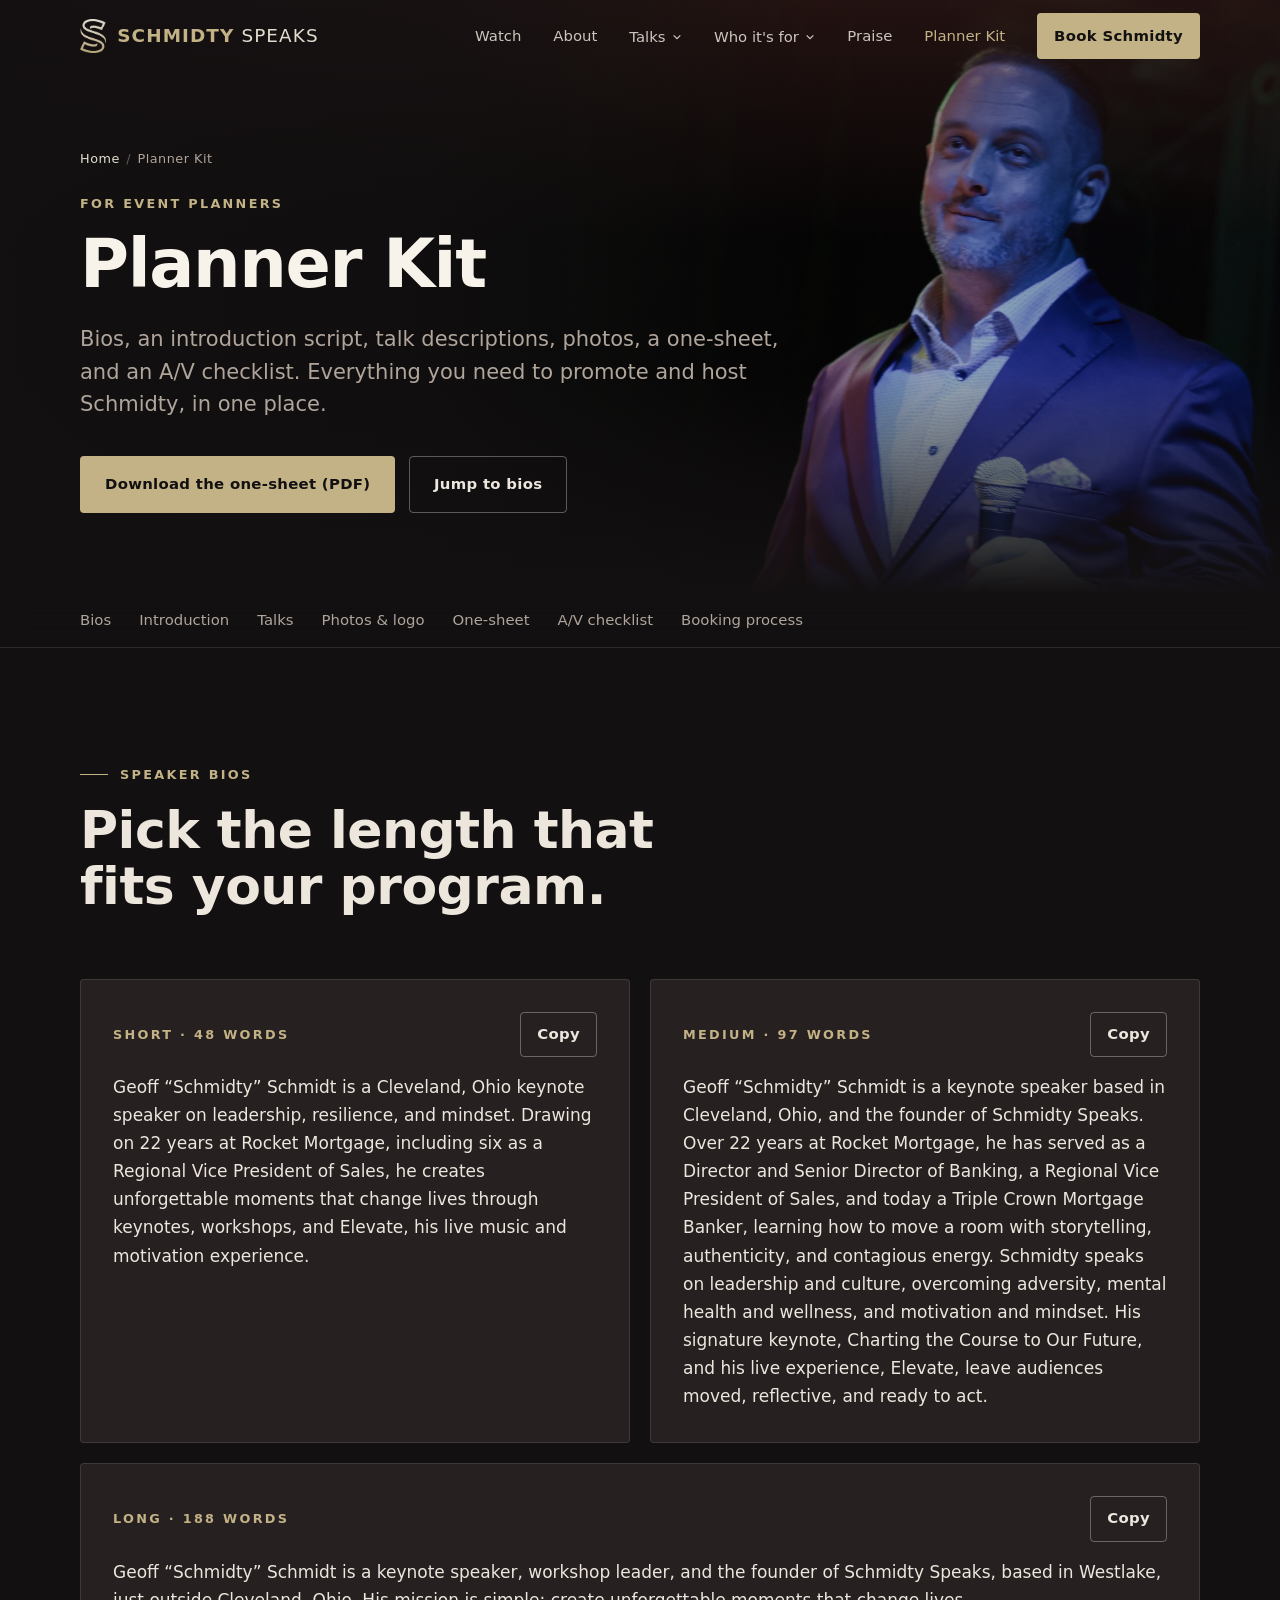
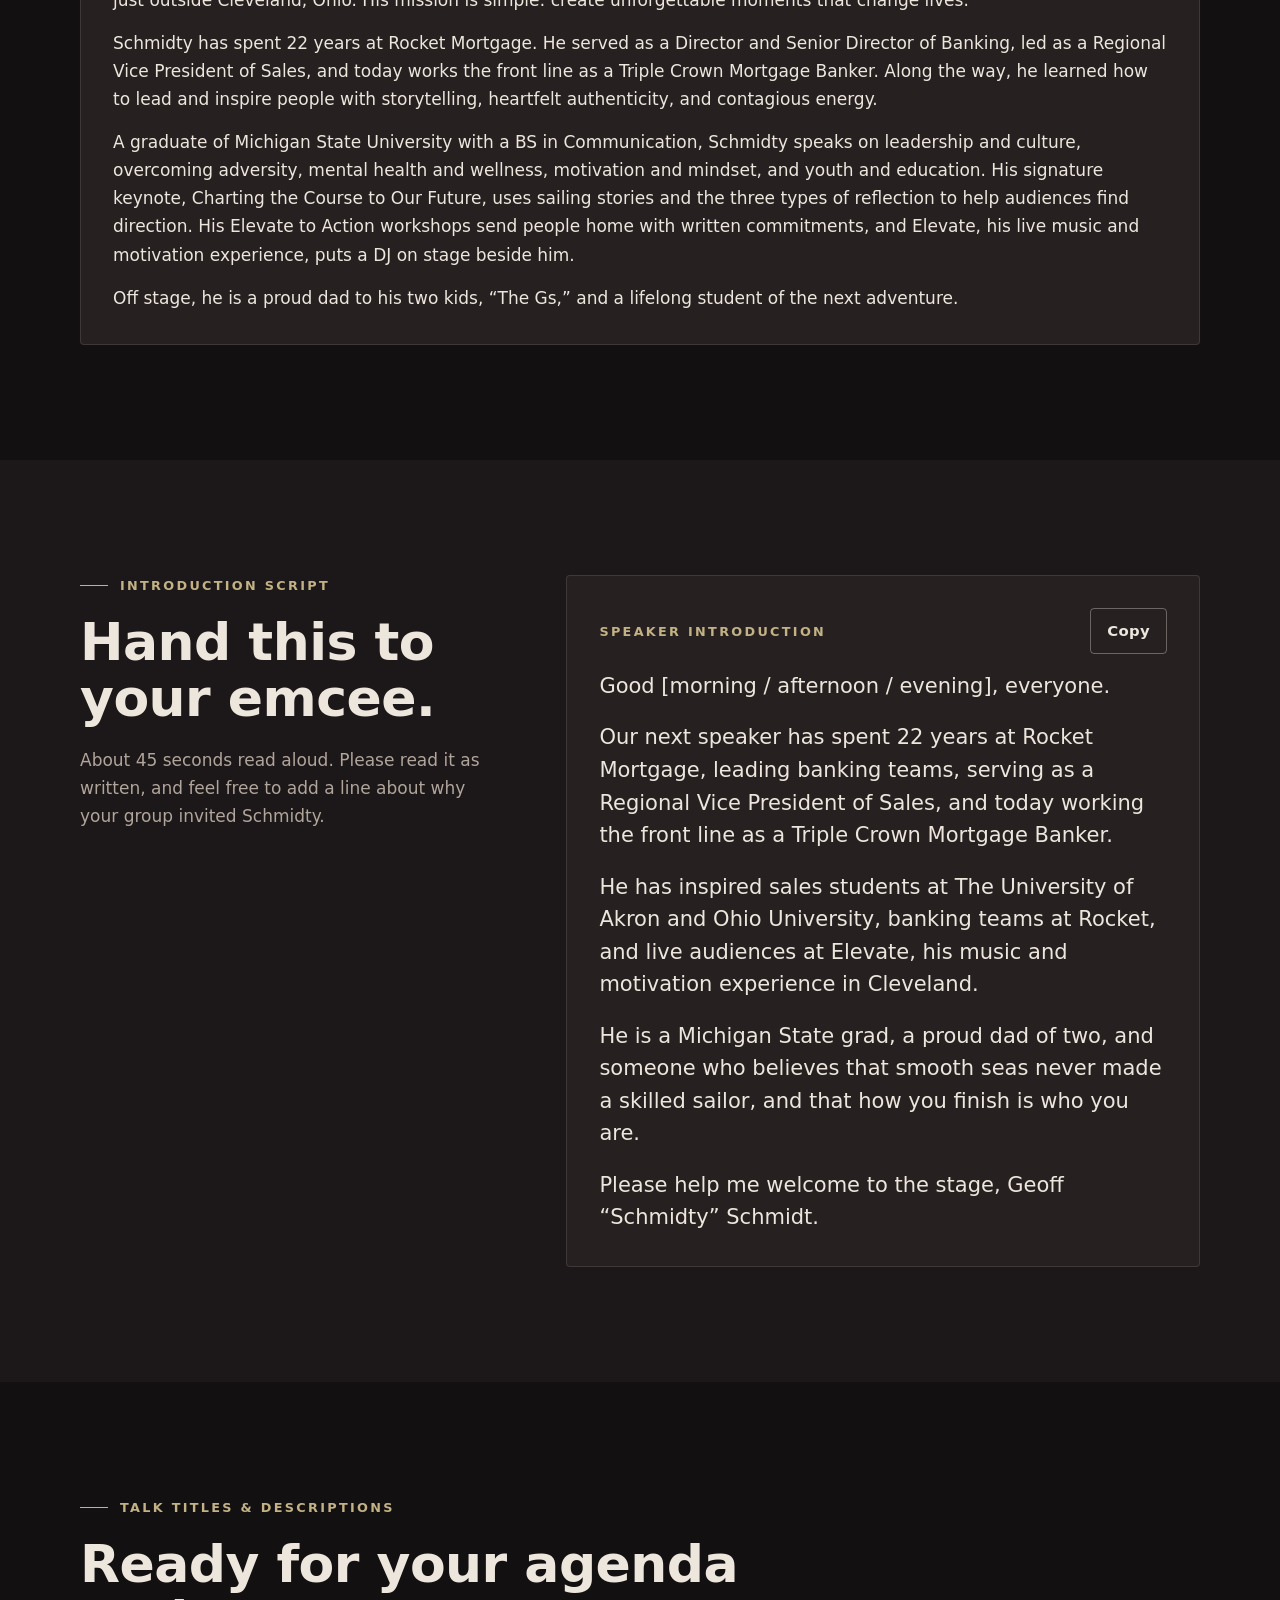
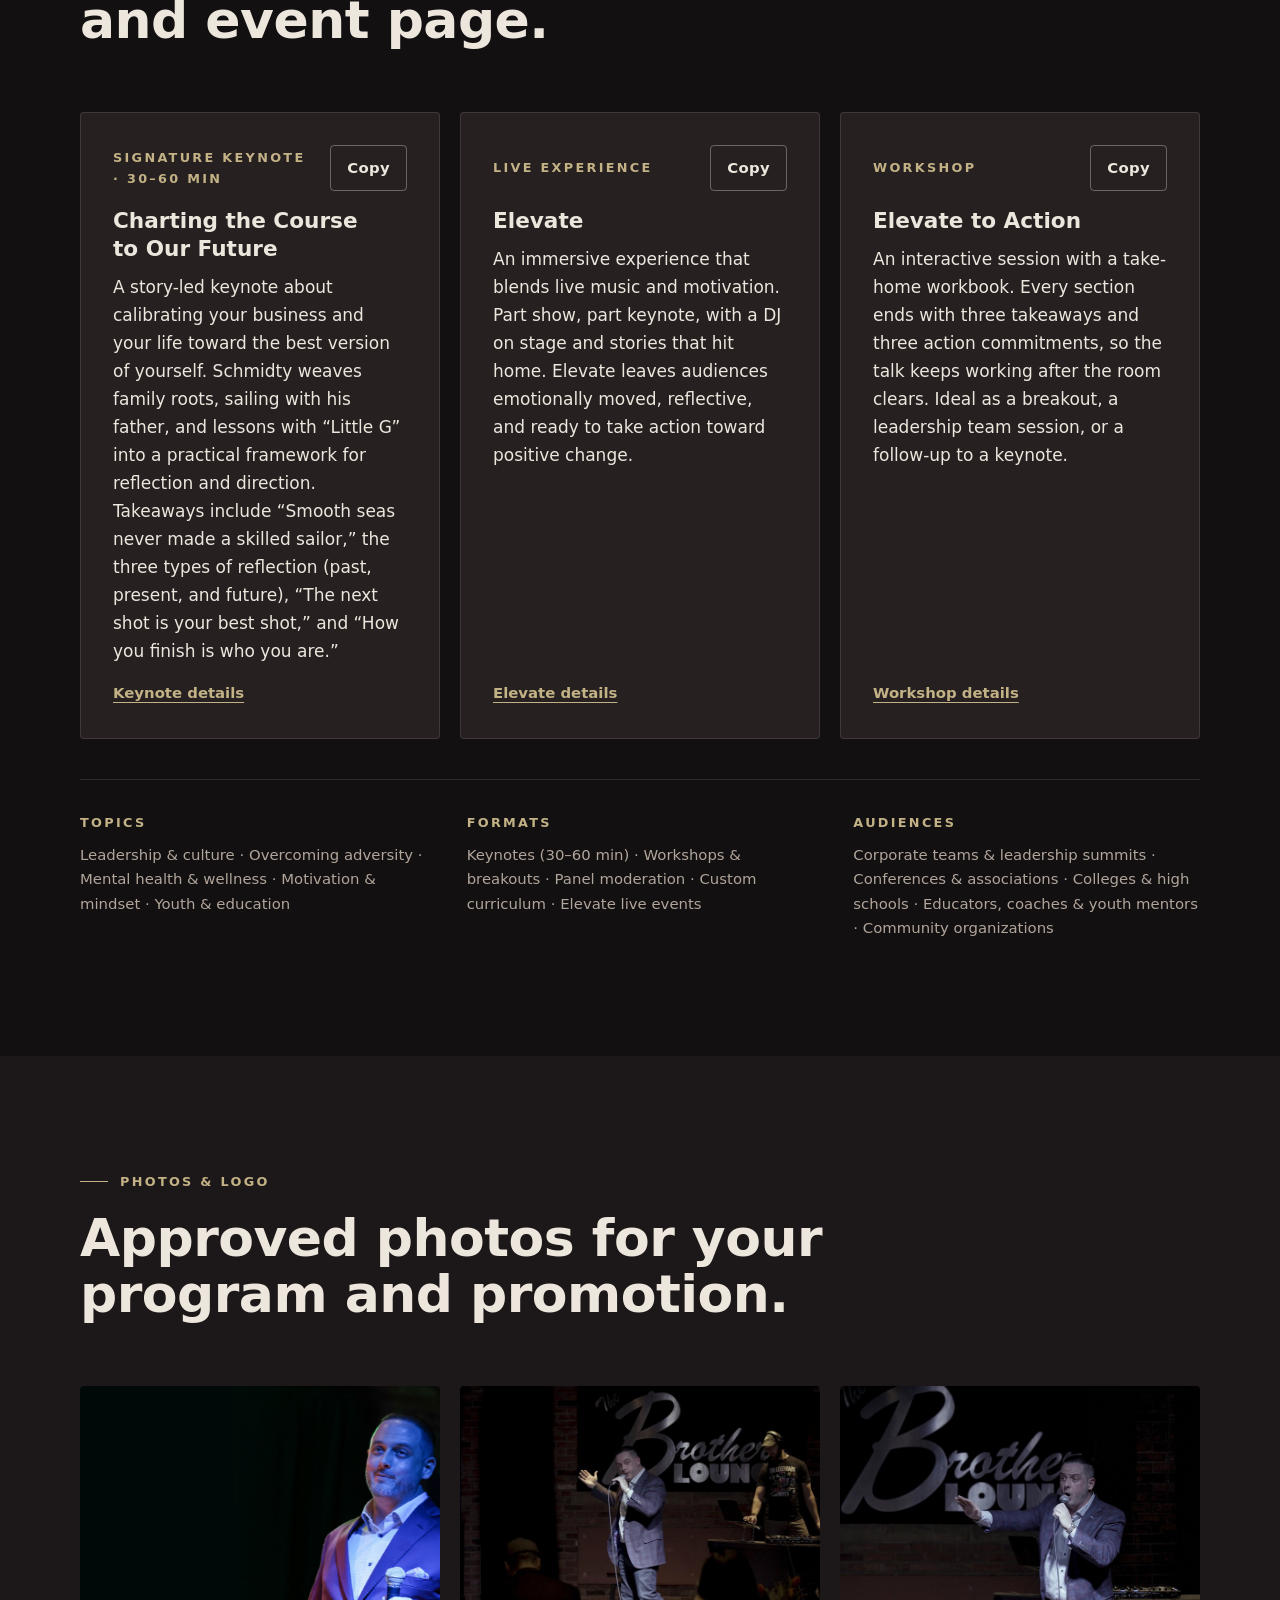
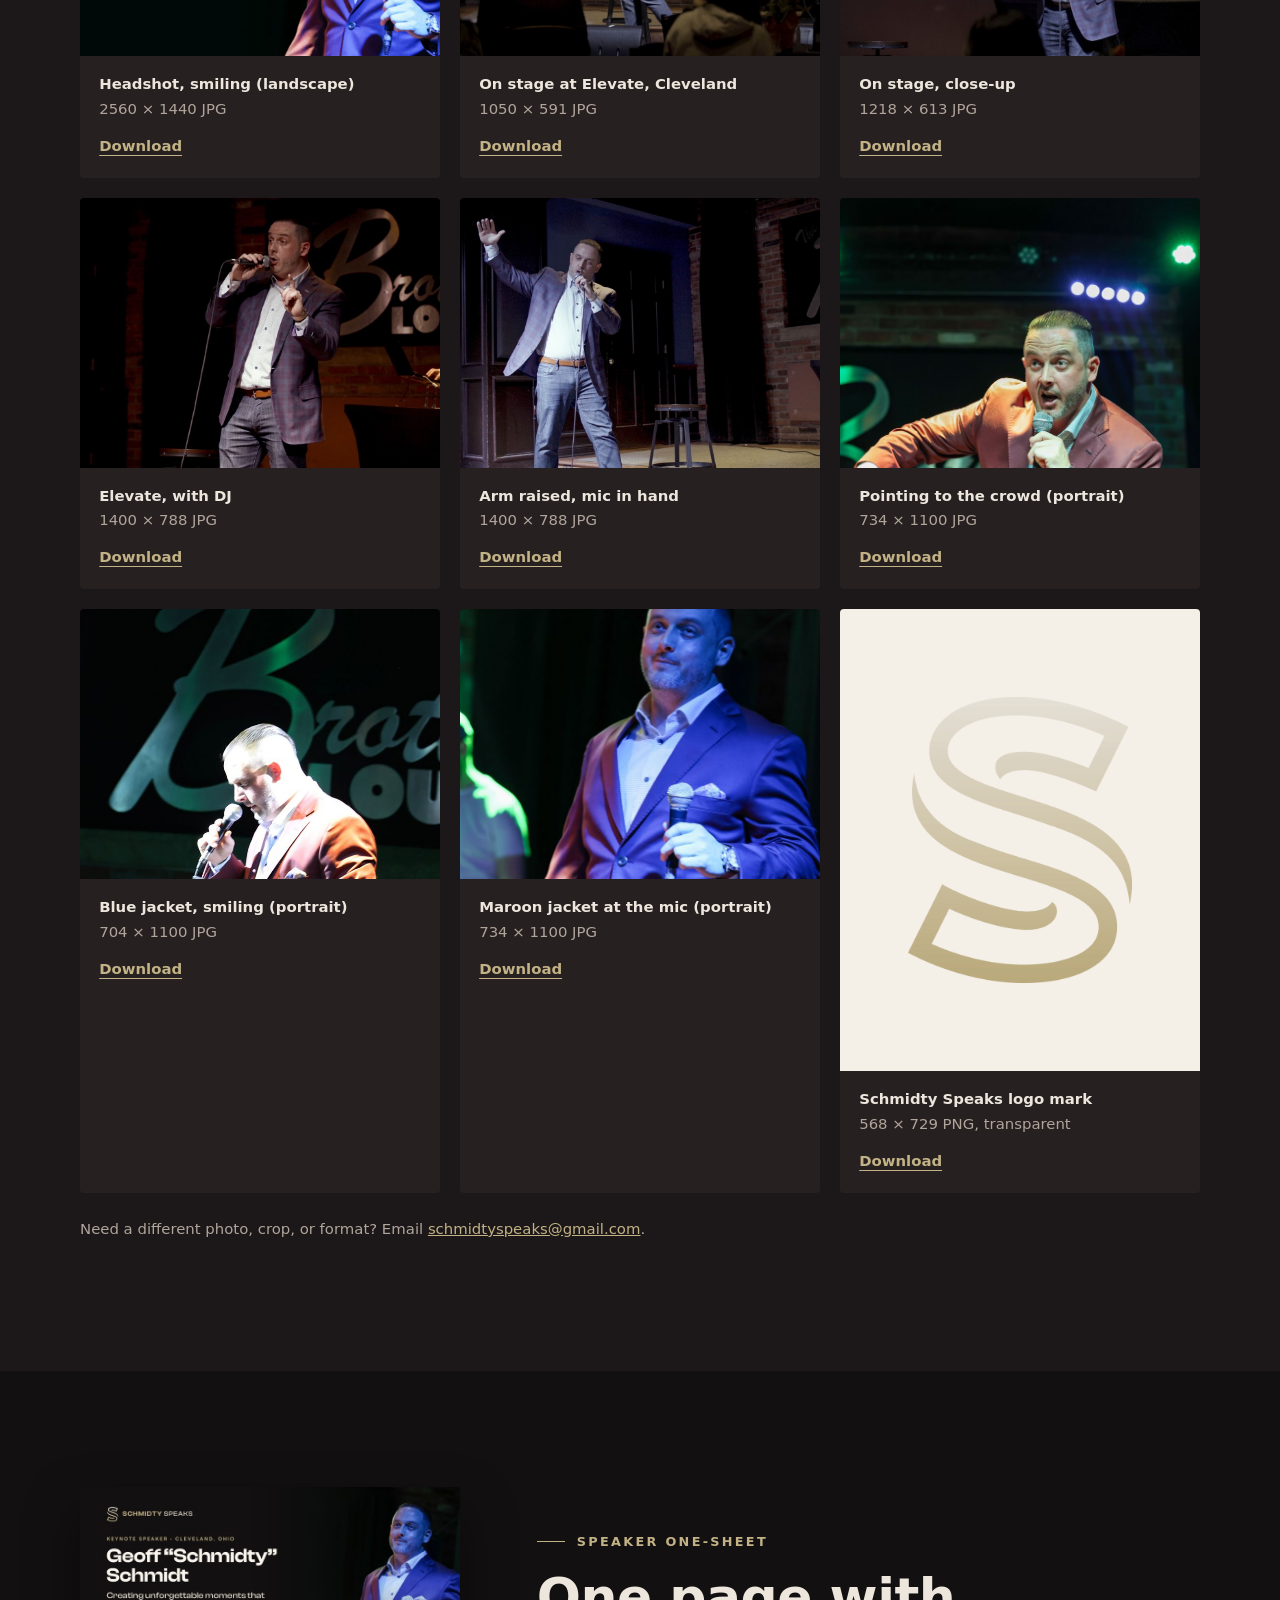
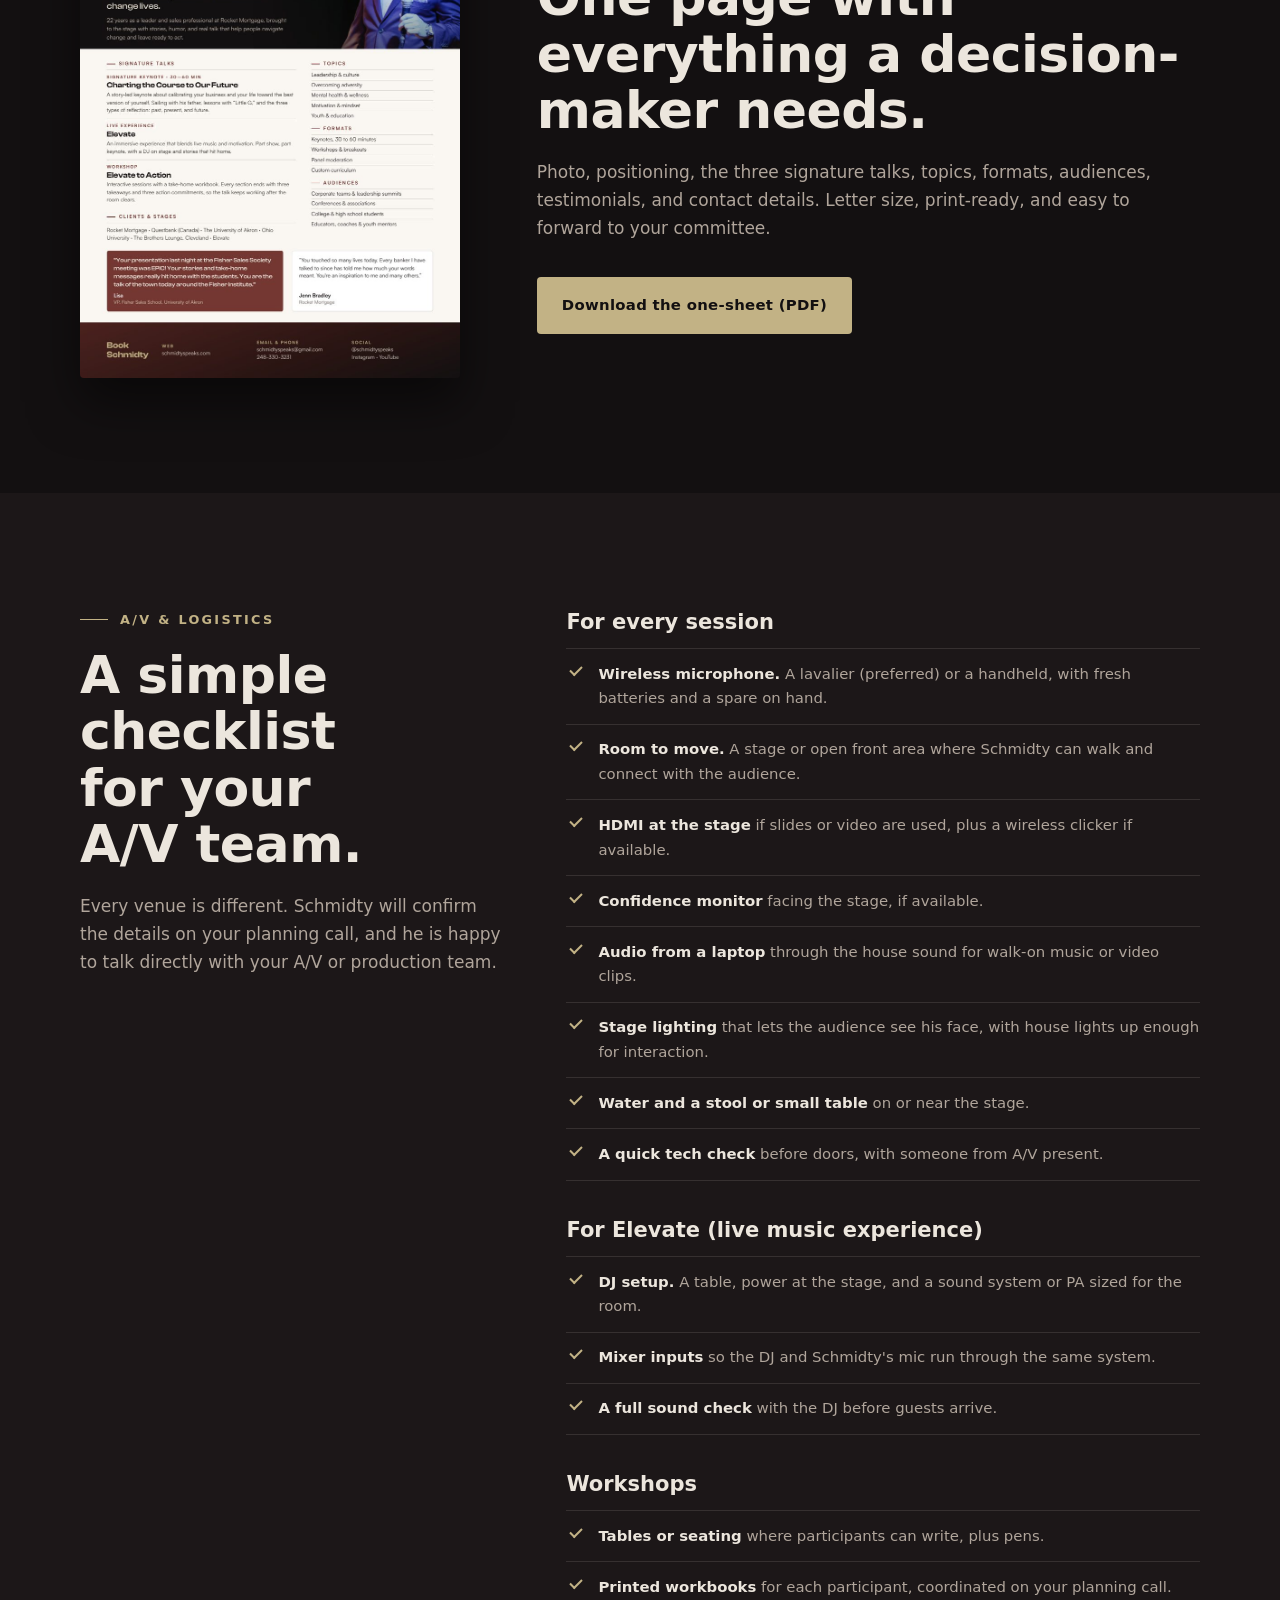
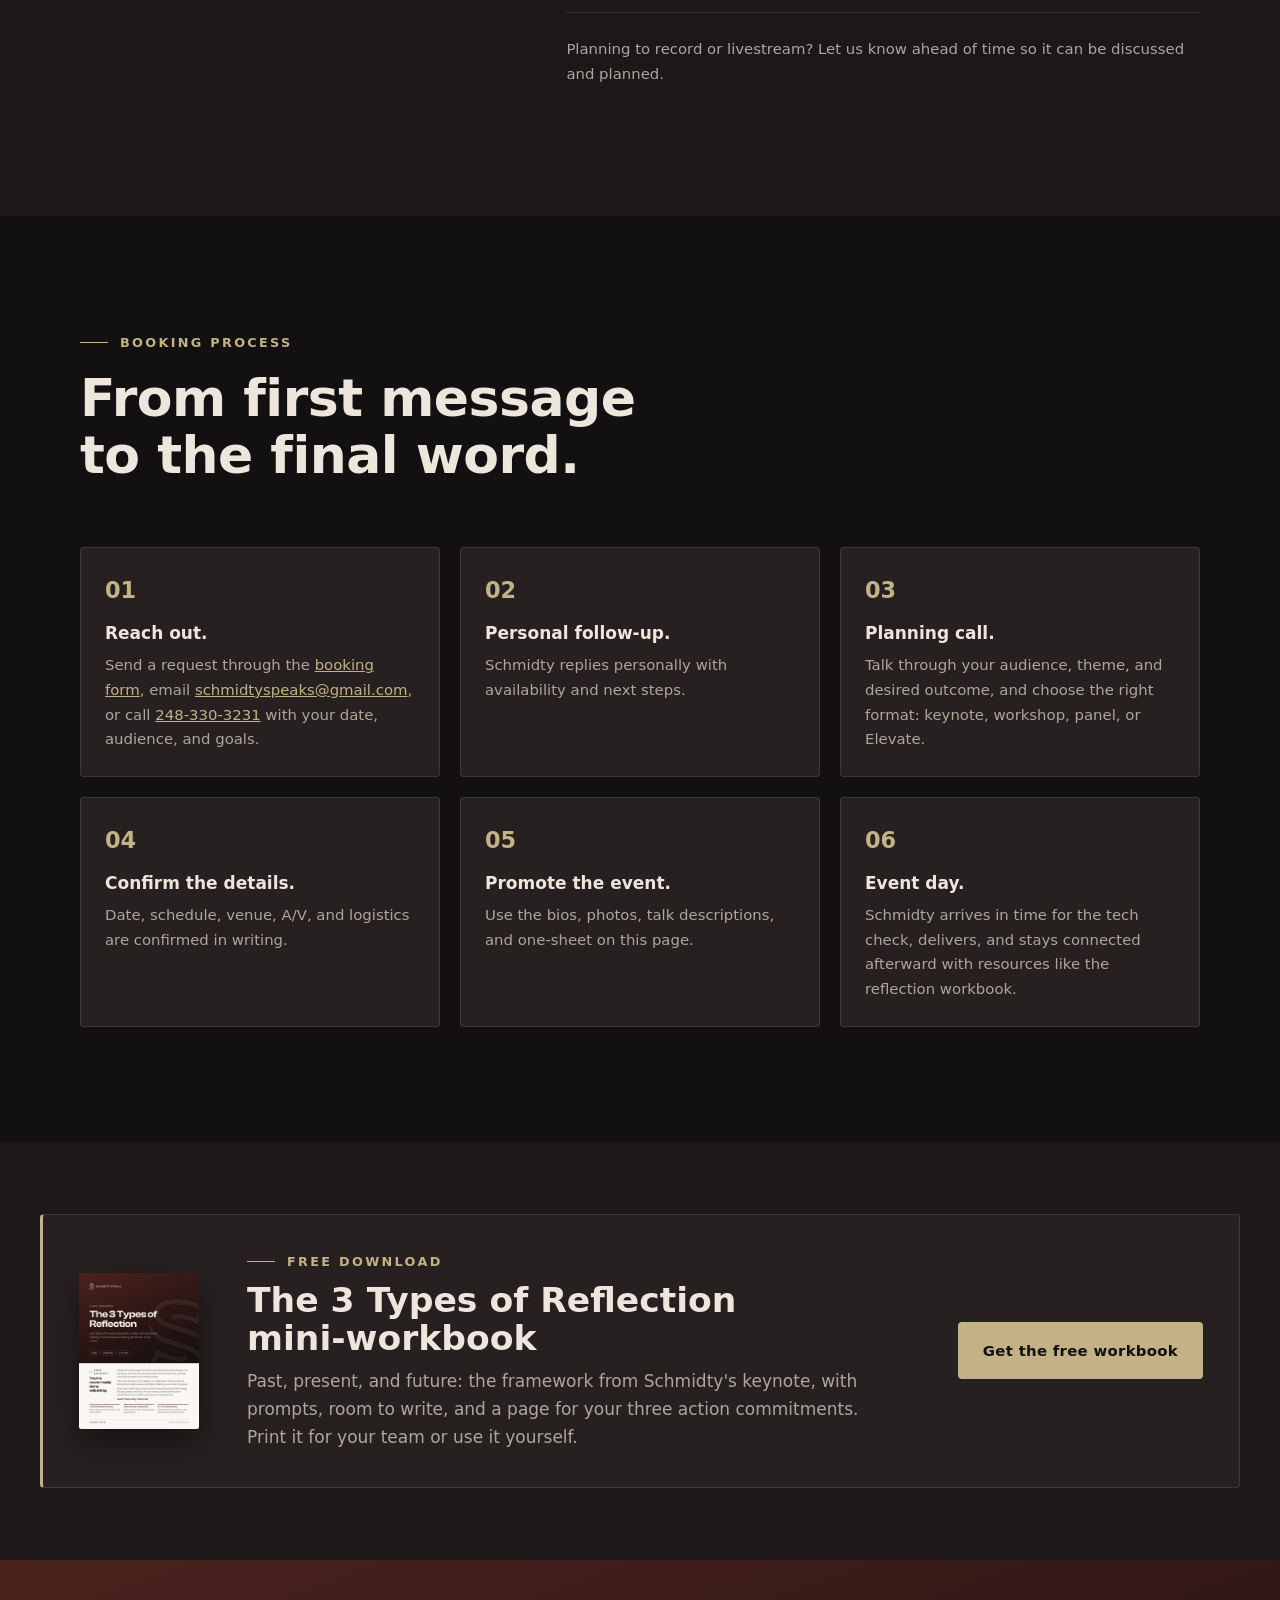
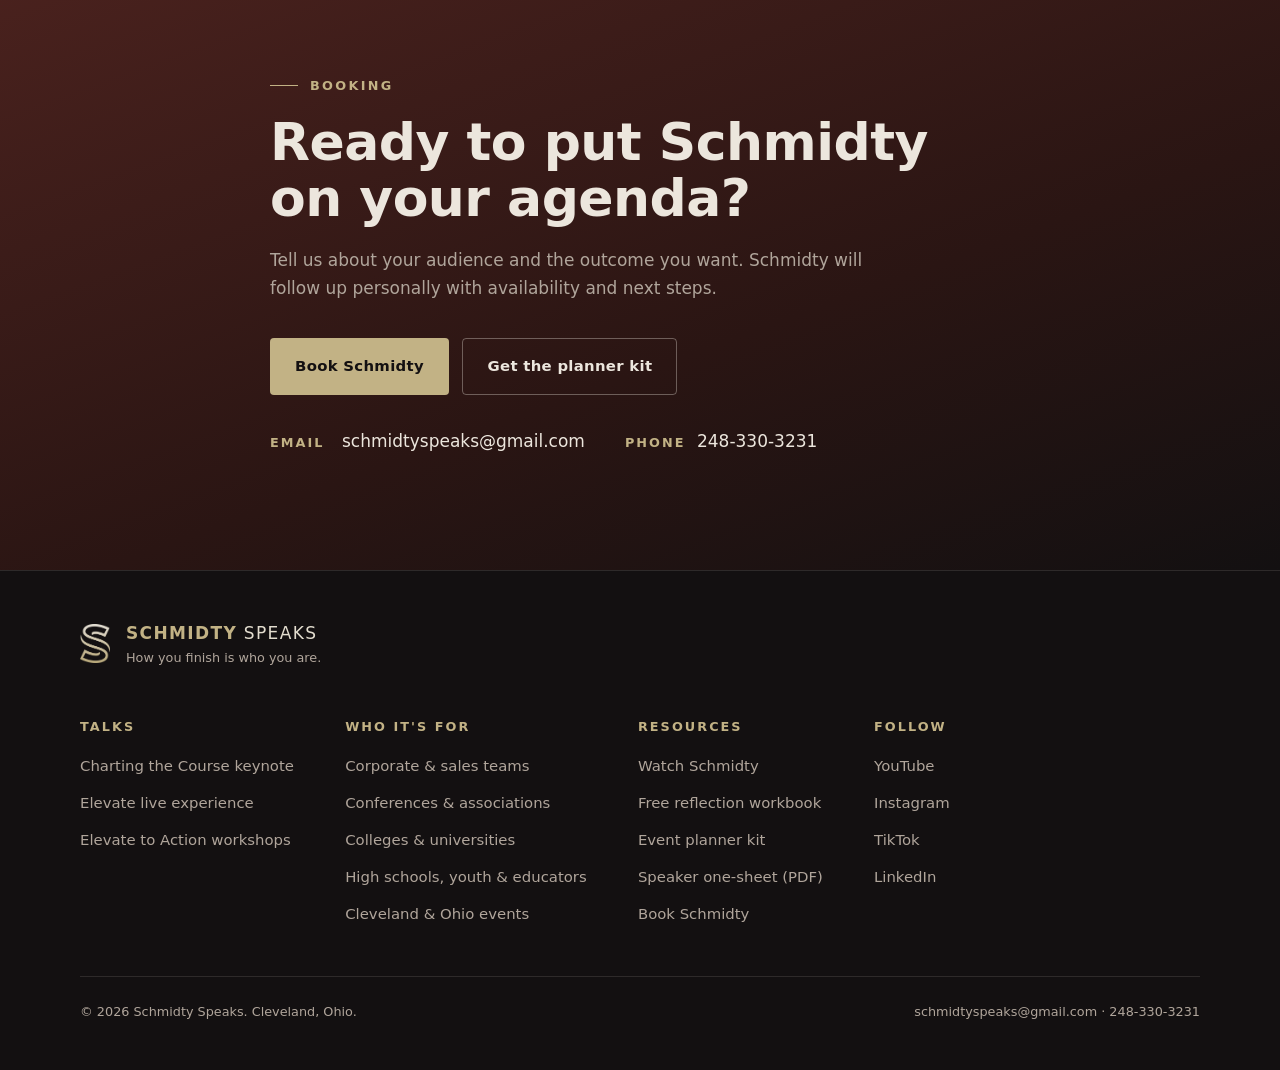
<file: planner-kit/index.html>
<!doctype html>
<html lang="en">
<head>
<meta charset="utf-8">
<meta name="viewport" content="width=device-width, initial-scale=1">
<title>Event Planner Kit: Bios, Photos &amp; A/V | Schmidty Speaks</title>
<meta name="description" content="Everything event planners need to promote and host Schmidty: 50, 100, and 200-word bios, an introduction script, talk descriptions, photos, logo, one-sheet PDF, and A/V checklist.">
<link rel="canonical" href="https://www.schmidtyspeaks.com/planner-kit/">
<meta property="og:site_name" content="Schmidty Speaks">
<meta property="og:title" content="Event Planner Kit: Bios, Photos &amp; A/V | Schmidty Speaks">
<meta property="og:description" content="Everything event planners need to promote and host Schmidty: 50, 100, and 200-word bios, an introduction script, talk descriptions, photos, logo, one-sheet PDF, and A/V checklist.">
<meta property="og:image" content="https://www.schmidtyspeaks.com/assets/stage-wide.jpg">
<meta property="og:image:width" content="1050">
<meta property="og:image:height" content="591">
<meta property="og:type" content="website">
<meta property="og:url" content="https://www.schmidtyspeaks.com/planner-kit/">
<meta name="twitter:card" content="summary_large_image">
<meta name="twitter:title" content="Event Planner Kit: Bios, Photos &amp; A/V | Schmidty Speaks">
<meta name="twitter:description" content="Everything event planners need to promote and host Schmidty: 50, 100, and 200-word bios, an introduction script, talk descriptions, photos, logo, one-sheet PDF, and A/V checklist.">
<meta name="twitter:image" content="https://www.schmidtyspeaks.com/assets/stage-wide.jpg">
<link rel="icon" type="image/png" href="/assets/favicon.png">
<link rel="preconnect" href="https://api.fontshare.com" crossorigin>
<link href="https://api.fontshare.com/v2/css?f[]=clash-display@500,600&display=swap" rel="stylesheet">
<link href="https://api.fontshare.com/v2/css?f[]=satoshi@400,500,700&display=swap" rel="stylesheet">
<link rel="preload" as="image" href="/assets/hero-smile.jpg">
<link rel="stylesheet" href="/styles.css?v=8">
<script>document.documentElement.classList.add("js")</script>
<script type="application/ld+json">
{"@context":"https://schema.org","@graph":[{"@type":"WebPage","name":"Event Planner Kit | Schmidty Speaks","url":"https://www.schmidtyspeaks.com/planner-kit/","description":"Everything event planners need to promote and host Schmidty: 50, 100, and 200-word bios, an introduction script, talk descriptions, photos, logo, one-sheet PDF, and A/V checklist.","about":{"@type":"Person","@id":"https://www.schmidtyspeaks.com/#geoff","name":"Geoff Schmidt","alternateName":["Schmidty","Schmidty Speaks"],"jobTitle":"Keynote Speaker","url":"https://www.schmidtyspeaks.com/","image":"https://www.schmidtyspeaks.com/assets/stage-wide.jpg","email":"mailto:schmidtyspeaks@gmail.com","telephone":"+1-248-330-3231","alumniOf":{"@type":"CollegeOrUniversity","name":"Michigan State University"},"address":{"@type":"PostalAddress","addressLocality":"Westlake","addressRegion":"OH","addressCountry":"US"},"sameAs":["https://www.youtube.com/@schmidtyspeaks","https://www.instagram.com/schmidtyspeaks/","https://www.tiktok.com/@schmidty.speaks","https://www.linkedin.com/in/geoff-schmidt-78b8a6326"]}},{"@type":"BreadcrumbList","itemListElement":[{"@type":"ListItem","position":1,"name":"Home","item":"https://www.schmidtyspeaks.com/"},{"@type":"ListItem","position":2,"name":"Planner Kit","item":"https://www.schmidtyspeaks.com/planner-kit/"}]}]}
</script>
</head>
<body>
<a class="skip" href="#main">Skip to content</a>

<header class="site-header" id="header">
  <div class="wrap header-inner">
    <a class="brand" href="/" aria-label="Schmidty Speaks home">
      <img src="/assets/logo-s.png" alt="" width="28" height="36">
      <span class="brand-word"><b>Schmidty</b> Speaks</span>
    </a>
    <nav class="nav" id="nav" aria-label="Primary">
      <a href="/#watch">Watch</a>
      <a href="/#about">About</a>
      <div class="nav-group">
        <button class="nav-drop-btn" type="button" aria-expanded="false" aria-controls="menu-talks">Talks<svg class="chev" viewBox="0 0 12 12" width="10" height="10" aria-hidden="true"><path d="M2 4l4 4 4-4" fill="none" stroke="currentColor" stroke-width="1.5"/></svg></button>
        <div class="nav-menu" id="menu-talks">
          <a href="/#talks">All talks &amp; formats</a>
          <a href="/keynotes/charting-the-course/">Charting the Course keynote</a>
          <a href="/elevate/">Elevate live experience</a>
          <a href="/workshops/">Elevate to Action workshops</a>
        </div>
      </div>
      <div class="nav-group">
        <button class="nav-drop-btn" type="button" aria-expanded="false" aria-controls="menu-who">Who it's for<svg class="chev" viewBox="0 0 12 12" width="10" height="10" aria-hidden="true"><path d="M2 4l4 4 4-4" fill="none" stroke="currentColor" stroke-width="1.5"/></svg></button>
        <div class="nav-menu" id="menu-who">
          <a href="/corporate/">Corporate &amp; sales teams</a>
          <a href="/associations/">Conferences &amp; associations</a>
          <a href="/colleges/">Colleges &amp; universities</a>
          <a href="/schools/">High schools, youth &amp; educators</a>
          <a href="/cleveland-keynote-speaker/">Cleveland &amp; Ohio events</a>
        </div>
      </div>
      <a href="/#praise">Praise</a>
      <a href="/planner-kit/" aria-current="page">Planner Kit</a>
      <a class="btn btn-gold btn-sm" href="/#book">Book Schmidty</a>
    </nav>
    <button class="menu-btn" id="menuBtn" aria-expanded="false" aria-controls="nav" aria-label="Open menu">
      <span></span><span></span>
    </button>
  </div>
</header>

<main id="main">

<section class="hero hero--page hero--short" id="top">
  <div class="hero-media" aria-hidden="true"><img src="/assets/hero-smile.jpg" alt="" style="object-position:100% 20%"></div>
  <div class="wrap hero-inner">
    <nav class="crumbs" aria-label="Breadcrumb"><ol><li><a href="/">Home</a></li><li aria-current="page">Planner Kit</li></ol></nav>
    <p class="eyebrow">For event planners</p>
    <h1 class="hero-title">Planner Kit</h1>
    <p class="hero-sub">Bios, an introduction script, talk descriptions, photos, a one-sheet, and an A/V checklist. Everything you need to promote and host Schmidty, in one place.</p>
    <div class="hero-ctas">
      <a class="btn btn-gold" href="/assets/downloads/schmidty-speaks-one-sheet.pdf" download data-download>Download the one-sheet (PDF)</a>
      <a class="btn btn-ghost" href="#bios">Jump to bios</a>
    </div>
  </div>
</section>

<nav class="kit-nav" aria-label="Planner kit sections">
  <div class="wrap"><a href="#bios">Bios</a><a href="#intro">Introduction</a><a href="#talks-kit">Talks</a><a href="#photos">Photos &amp; logo</a><a href="#onesheet">One-sheet</a><a href="#av">A/V checklist</a><a href="#process">Booking process</a></div>
</nav>

<section class="section kit" id="bios">
  <div class="wrap">
    <div class="section-head reveal"><p class="kicker">Speaker bios</p><h2 class="h2">Pick the length that fits your program.</h2></div>
    <div class="bio-grid">
      <article class="copy-card reveal">
        <div class="copy-head"><p class="tag">Short &middot; 48 words</p><button class="btn btn-ghost btn-sm" type="button" data-copy="bio-short">Copy</button></div>
        <div class="copy-body" id="bio-short"><p>Geoff “Schmidty” Schmidt is a Cleveland, Ohio keynote speaker on leadership, resilience, and mindset. Drawing on 22 years at Rocket Mortgage, including six as a Regional Vice President of Sales, he creates unforgettable moments that change lives through keynotes, workshops, and Elevate, his live music and motivation experience.</p></div>
      </article>
      <article class="copy-card reveal">
        <div class="copy-head"><p class="tag">Medium &middot; 97 words</p><button class="btn btn-ghost btn-sm" type="button" data-copy="bio-medium">Copy</button></div>
        <div class="copy-body" id="bio-medium"><p>Geoff “Schmidty” Schmidt is a keynote speaker based in Cleveland, Ohio, and the founder of Schmidty Speaks. Over 22 years at Rocket Mortgage, he has served as a Director and Senior Director of Banking, a Regional Vice President of Sales, and today a Triple Crown Mortgage Banker, learning how to move a room with storytelling, authenticity, and contagious energy. Schmidty speaks on leadership and culture, overcoming adversity, mental health and wellness, and motivation and mindset. His signature keynote, Charting the Course to Our Future, and his live experience, Elevate, leave audiences moved, reflective, and ready to act.</p></div>
      </article>
      <article class="copy-card copy-card--wide reveal">
        <div class="copy-head"><p class="tag">Long &middot; 188 words</p><button class="btn btn-ghost btn-sm" type="button" data-copy="bio-long">Copy</button></div>
        <div class="copy-body" id="bio-long"><p>Geoff “Schmidty” Schmidt is a keynote speaker, workshop leader, and the founder of Schmidty Speaks, based in Westlake, just outside Cleveland, Ohio. His mission is simple: create unforgettable moments that change lives.</p><p>Schmidty has spent 22 years at Rocket Mortgage. He served as a Director and Senior Director of Banking, led as a Regional Vice President of Sales, and today works the front line as a Triple Crown Mortgage Banker. Along the way, he learned how to lead and inspire people with storytelling, heartfelt authenticity, and contagious energy.</p><p>A graduate of Michigan State University with a BS in Communication, Schmidty speaks on leadership and culture, overcoming adversity, mental health and wellness, motivation and mindset, and youth and education. His signature keynote, Charting the Course to Our Future, uses sailing stories and the three types of reflection to help audiences find direction. His Elevate to Action workshops send people home with written commitments, and Elevate, his live music and motivation experience, puts a DJ on stage beside him.</p><p>Off stage, he is a proud dad to his two kids, “The Gs,” and a lifelong student of the next adventure.</p></div>
      </article>
    </div>
  </div>
</section>

<section class="section kit kit-alt" id="intro">
  <div class="wrap intro-grid">
    <div class="reveal">
      <p class="kicker">Introduction script</p>
      <h2 class="h2">Hand this to your emcee.</h2>
      <p class="muted">About 45 seconds read aloud. Please read it as written, and feel free to add a line about why your group invited Schmidty.</p>
    </div>
    <article class="copy-card reveal">
      <div class="copy-head"><p class="tag">Speaker introduction</p><button class="btn btn-ghost btn-sm" type="button" data-copy="intro-script">Copy</button></div>
      <div class="copy-body copy-body--script" id="intro-script"><p>Good [morning / afternoon / evening], everyone.</p><p>Our next speaker has spent 22 years at Rocket Mortgage, leading banking teams, serving as a Regional Vice President of Sales, and today working the front line as a Triple Crown Mortgage Banker.</p><p>He has inspired sales students at The University of Akron and Ohio University, banking teams at Rocket, and live audiences at Elevate, his music and motivation experience in Cleveland.</p><p>He is a Michigan State grad, a proud dad of two, and someone who believes that smooth seas never made a skilled sailor, and that how you finish is who you are.</p><p>Please help me welcome to the stage, Geoff “Schmidty” Schmidt.</p></div>
    </article>
  </div>
</section>

<section class="section kit" id="talks-kit">
  <div class="wrap">
    <div class="section-head reveal"><p class="kicker">Talk titles &amp; descriptions</p><h2 class="h2">Ready for your agenda and event page.</h2></div>
    <div class="talk-list">
      <article class="copy-card reveal">
        <div class="copy-head"><p class="tag">Signature keynote &middot; 30&ndash;60 min</p><button class="btn btn-ghost btn-sm" type="button" data-copy="talk-1">Copy</button></div>
        <div class="copy-body" id="talk-1"><h3 class="h4">Charting the Course to Our Future</h3><p>A story-led keynote about calibrating your business and your life toward the best version of yourself. Schmidty weaves family roots, sailing with his father, and lessons with “Little G” into a practical framework for reflection and direction. Takeaways include “Smooth seas never made a skilled sailor,” the three types of reflection (past, present, and future), “The next shot is your best shot,” and “How you finish is who you are.”</p></div>
        <a class="text-link" href="/keynotes/charting-the-course/">Keynote details</a>
      </article>
      <article class="copy-card reveal">
        <div class="copy-head"><p class="tag">Live experience</p><button class="btn btn-ghost btn-sm" type="button" data-copy="talk-2">Copy</button></div>
        <div class="copy-body" id="talk-2"><h3 class="h4">Elevate</h3><p>An immersive experience that blends live music and motivation. Part show, part keynote, with a DJ on stage and stories that hit home. Elevate leaves audiences emotionally moved, reflective, and ready to take action toward positive change.</p></div>
        <a class="text-link" href="/elevate/">Elevate details</a>
      </article>
      <article class="copy-card reveal">
        <div class="copy-head"><p class="tag">Workshop</p><button class="btn btn-ghost btn-sm" type="button" data-copy="talk-3">Copy</button></div>
        <div class="copy-body" id="talk-3"><h3 class="h4">Elevate to Action</h3><p>An interactive session with a take-home workbook. Every section ends with three takeaways and three action commitments, so the talk keeps working after the room clears. Ideal as a breakout, a leadership team session, or a follow-up to a keynote.</p></div>
        <a class="text-link" href="/workshops/">Workshop details</a>
      </article>
    </div>
    <div class="facts-strip reveal">
      <div><p class="tag">Topics</p><p>Leadership &amp; culture &middot; Overcoming adversity &middot; Mental health &amp; wellness &middot; Motivation &amp; mindset &middot; Youth &amp; education</p></div>
      <div><p class="tag">Formats</p><p>Keynotes (30&ndash;60 min) &middot; Workshops &amp; breakouts &middot; Panel moderation &middot; Custom curriculum &middot; Elevate live events</p></div>
      <div><p class="tag">Audiences</p><p>Corporate teams &amp; leadership summits &middot; Conferences &amp; associations &middot; Colleges &amp; high schools &middot; Educators, coaches &amp; youth mentors &middot; Community organizations</p></div>
    </div>
  </div>
</section>

<section class="section kit kit-alt" id="photos">
  <div class="wrap">
    <div class="section-head reveal"><p class="kicker">Photos &amp; logo</p><h2 class="h2">Approved photos for your program and promotion.</h2></div>
    <ul class="dl-grid reveal"><li class="dl-card"><img src="/assets/hero-smile.jpg" alt="Headshot, smiling (landscape)" loading="lazy"><span class="dl-meta"><b>Headshot, smiling (landscape)</b><span>2560 &times; 1440 JPG</span></span><a class="text-link" href="/assets/hero-smile.jpg" download>Download</a></li><li class="dl-card"><img src="/assets/stage-wide.jpg" alt="On stage at Elevate, Cleveland" loading="lazy"><span class="dl-meta"><b>On stage at Elevate, Cleveland</b><span>1050 &times; 591 JPG</span></span><a class="text-link" href="/assets/stage-wide.jpg" download>Download</a></li><li class="dl-card"><img src="/assets/stage-closeup.jpg" alt="On stage, close-up" loading="lazy"><span class="dl-meta"><b>On stage, close-up</b><span>1218 &times; 613 JPG</span></span><a class="text-link" href="/assets/stage-closeup.jpg" download>Download</a></li><li class="dl-card"><img src="/assets/elevate-dj.jpg" alt="Elevate, with DJ" loading="lazy"><span class="dl-meta"><b>Elevate, with DJ</b><span>1400 &times; 788 JPG</span></span><a class="text-link" href="/assets/elevate-dj.jpg" download>Download</a></li><li class="dl-card"><img src="/assets/gallery/arm-raised.jpg" alt="Arm raised, mic in hand" loading="lazy"><span class="dl-meta"><b>Arm raised, mic in hand</b><span>1400 &times; 788 JPG</span></span><a class="text-link" href="/assets/gallery/arm-raised.jpg" download>Download</a></li><li class="dl-card"><img src="/assets/gallery/point.jpg" alt="Pointing to the crowd (portrait)" loading="lazy"><span class="dl-meta"><b>Pointing to the crowd (portrait)</b><span>734 &times; 1100 JPG</span></span><a class="text-link" href="/assets/gallery/point.jpg" download>Download</a></li><li class="dl-card"><img src="/assets/gallery/blue-mic.jpg" alt="Blue jacket, smiling (portrait)" loading="lazy"><span class="dl-meta"><b>Blue jacket, smiling (portrait)</b><span>704 &times; 1100 JPG</span></span><a class="text-link" href="/assets/gallery/blue-mic.jpg" download>Download</a></li><li class="dl-card"><img src="/assets/gallery/mic-maroon.jpg" alt="Maroon jacket at the mic (portrait)" loading="lazy"><span class="dl-meta"><b>Maroon jacket at the mic (portrait)</b><span>734 &times; 1100 JPG</span></span><a class="text-link" href="/assets/gallery/mic-maroon.jpg" download>Download</a></li>
      <li class="dl-card dl-card--logo"><span class="logo-tile"><img src="/assets/logo-s.png" alt="Schmidty Speaks S logo" loading="lazy"></span><span class="dl-meta"><b>Schmidty Speaks logo mark</b><span>568 &times; 729 PNG, transparent</span></span><a class="text-link" href="/assets/logo-s.png" download>Download</a></li>
    </ul>
    <p class="muted kit-note reveal">Need a different photo, crop, or format? Email <a href="mailto:schmidtyspeaks@gmail.com">schmidtyspeaks@gmail.com</a>.</p>
  </div>
</section>

<section class="section kit" id="onesheet">
  <div class="wrap onesheet-grid">
    <a class="onesheet-thumb reveal" href="/assets/downloads/schmidty-speaks-one-sheet.pdf" target="_blank" rel="noopener"><img src="/assets/downloads/one-sheet-preview.jpg" alt="Preview of the Schmidty Speaks one-sheet" width="420" height="543" loading="lazy"></a>
    <div class="reveal">
      <p class="kicker">Speaker one-sheet</p>
      <h2 class="h2">One page with everything a decision-maker needs.</h2>
      <p class="muted">Photo, positioning, the three signature talks, topics, formats, audiences, testimonials, and contact details. Letter size, print-ready, and easy to forward to your committee.</p>
      <div class="hero-ctas"><a class="btn btn-gold" href="/assets/downloads/schmidty-speaks-one-sheet.pdf" download data-download>Download the one-sheet (PDF)</a></div>
    </div>
  </div>
</section>

<section class="section kit kit-alt" id="av">
  <div class="wrap av-grid">
    <div class="reveal">
      <p class="kicker">A/V &amp; logistics</p>
      <h2 class="h2">A simple checklist for your A/V team.</h2>
      <p class="muted">Every venue is different. Schmidty will confirm the details on your planning call, and he is happy to talk directly with your A/V or production team.</p>
    </div>
    <div class="reveal">
      <h3 class="h4">For every session</h3>
      <ul class="check-list">
        <li><b>Wireless microphone.</b> A lavalier (preferred) or a handheld, with fresh batteries and a spare on hand.</li>
        <li><b>Room to move.</b> A stage or open front area where Schmidty can walk and connect with the audience.</li>
        <li><b>HDMI at the stage</b> if slides or video are used, plus a wireless clicker if available.</li>
        <li><b>Confidence monitor</b> facing the stage, if available.</li>
        <li><b>Audio from a laptop</b> through the house sound for walk-on music or video clips.</li>
        <li><b>Stage lighting</b> that lets the audience see his face, with house lights up enough for interaction.</li>
        <li><b>Water and a stool or small table</b> on or near the stage.</li>
        <li><b>A quick tech check</b> before doors, with someone from A/V present.</li>
      </ul>
      <h3 class="h4 mt">For Elevate (live music experience)</h3>
      <ul class="check-list">
        <li><b>DJ setup.</b> A table, power at the stage, and a sound system or PA sized for the room.</li>
        <li><b>Mixer inputs</b> so the DJ and Schmidty's mic run through the same system.</li>
        <li><b>A full sound check</b> with the DJ before guests arrive.</li>
      </ul>
      <h3 class="h4 mt">Workshops</h3>
      <ul class="check-list">
        <li><b>Tables or seating</b> where participants can write, plus pens.</li>
        <li><b>Printed workbooks</b> for each participant, coordinated on your planning call.</li>
      </ul>
      <p class="muted kit-note">Planning to record or livestream? Let us know ahead of time so it can be discussed and planned.</p>
    </div>
  </div>
</section>

<section class="section kit" id="process">
  <div class="wrap">
    <div class="section-head reveal"><p class="kicker">Booking process</p><h2 class="h2">From first message to the final word.</h2></div>
    <ol class="steps reveal">
      <li><b>Reach out.</b><span>Send a request through the <a href="/#book">booking form</a>, email <a href="mailto:schmidtyspeaks@gmail.com">schmidtyspeaks@gmail.com</a>, or call <a href="tel:+12483303231">248-330-3231</a> with your date, audience, and goals.</span></li>
      <li><b>Personal follow-up.</b><span>Schmidty replies personally with availability and next steps.</span></li>
      <li><b>Planning call.</b><span>Talk through your audience, theme, and desired outcome, and choose the right format: keynote, workshop, panel, or Elevate.</span></li>
      <li><b>Confirm the details.</b><span>Date, schedule, venue, A/V, and logistics are confirmed in writing.</span></li>
      <li><b>Promote the event.</b><span>Use the bios, photos, talk descriptions, and one-sheet on this page.</span></li>
      <li><b>Event day.</b><span>Schmidty arrives in time for the tech check, delivers, and stays connected afterward with resources like the reflection workbook.</span></li>
    </ol>
  </div>
</section>


<section class="wb-band" aria-label="Free reflection workbook">
  <div class="wrap wb-band-inner reveal">
    <img class="wb-cover" src="/assets/downloads/workbook-cover.jpg" alt="Cover of the 3 Types of Reflection mini-workbook" width="300" height="388" loading="lazy">
    <div class="wb-copy">
      <p class="kicker">Free download</p>
      <h2 class="h3">The 3 Types of Reflection mini-workbook</h2>
      <p>Past, present, and future: the framework from Schmidty's keynote, with prompts, room to write, and a page for your three action commitments. Print it for your team or use it yourself.</p>
    </div>
    <a class="btn btn-gold" href="/reflection-workbook/">Get the free workbook</a>
  </div>
</section>


<section class="section book cta-band" aria-label="Book Schmidty">
  <div class="wrap cta-inner reveal">
    <p class="kicker">Booking</p>
    <h2 class="h2">Ready to put Schmidty on your agenda?</h2>
    <p>Tell us about your audience and the outcome you want. Schmidty will follow up personally with availability and next steps.</p>
    <div class="hero-ctas">
      <a class="btn btn-gold" href="/?type=Keynote#book">Book Schmidty</a>
      <a class="btn btn-ghost" href="/planner-kit/">Get the planner kit</a>
    </div>
    <ul class="contact-list contact-inline">
      <li><span>Email</span><a href="mailto:schmidtyspeaks@gmail.com">schmidtyspeaks@gmail.com</a></li>
      <li><span>Phone</span><a href="tel:+12483303231">248-330-3231</a></li>
    </ul>
  </div>
</section>

</main>

<footer class="site-footer">
  <div class="wrap">
    <div class="footer-top">
      <div class="footer-brand">
        <img src="/assets/logo-s.png" alt="" width="34" height="44">
        <div>
          <p class="footer-word"><b>Schmidty</b> Speaks</p>
          <p class="footer-tag">How you finish is who you are.</p>
        </div>
      </div>
      <nav class="footer-cols" aria-label="Footer">
        <div>
          <p class="footer-h">Talks</p>
          <ul><li><a href="/keynotes/charting-the-course/">Charting the Course keynote</a></li><li><a href="/elevate/">Elevate live experience</a></li><li><a href="/workshops/">Elevate to Action workshops</a></li></ul>
        </div>
        <div>
          <p class="footer-h">Who it's for</p>
          <ul><li><a href="/corporate/">Corporate &amp; sales teams</a></li><li><a href="/associations/">Conferences &amp; associations</a></li><li><a href="/colleges/">Colleges &amp; universities</a></li><li><a href="/schools/">High schools, youth &amp; educators</a></li><li><a href="/cleveland-keynote-speaker/">Cleveland &amp; Ohio events</a></li></ul>
        </div>
        <div>
          <p class="footer-h">Resources</p>
          <ul><li><a href="/#watch">Watch Schmidty</a></li><li><a href="/reflection-workbook/">Free reflection workbook</a></li><li><a href="/planner-kit/">Event planner kit</a></li><li><a href="/assets/downloads/schmidty-speaks-one-sheet.pdf">Speaker one-sheet (PDF)</a></li><li><a href="/#book">Book Schmidty</a></li></ul>
        </div>
        <div>
          <p class="footer-h">Follow</p>
          <ul><li><a href="https://www.youtube.com/@schmidtyspeaks" target="_blank" rel="noopener">YouTube</a></li><li><a href="https://www.instagram.com/schmidtyspeaks/" target="_blank" rel="noopener">Instagram</a></li><li><a href="https://www.tiktok.com/@schmidty.speaks" target="_blank" rel="noopener">TikTok</a></li><li><a href="https://www.linkedin.com/in/geoff-schmidt-78b8a6326" target="_blank" rel="noopener">LinkedIn</a></li></ul>
        </div>
      </nav>
    </div>
    <div class="footer-bottom">
      <p class="footer-copy">&copy; 2026 Schmidty Speaks. Cleveland, Ohio.</p>
      <p class="footer-copy"><a href="mailto:schmidtyspeaks@gmail.com">schmidtyspeaks@gmail.com</a> &middot; <a href="tel:+12483303231">248-330-3231</a></p>
    </div>
  </div>
</footer>

<script src="/analytics.js?v=1" defer></script>
<script src="/app.js?v=4" defer></script>
</body>
</html>
</file>
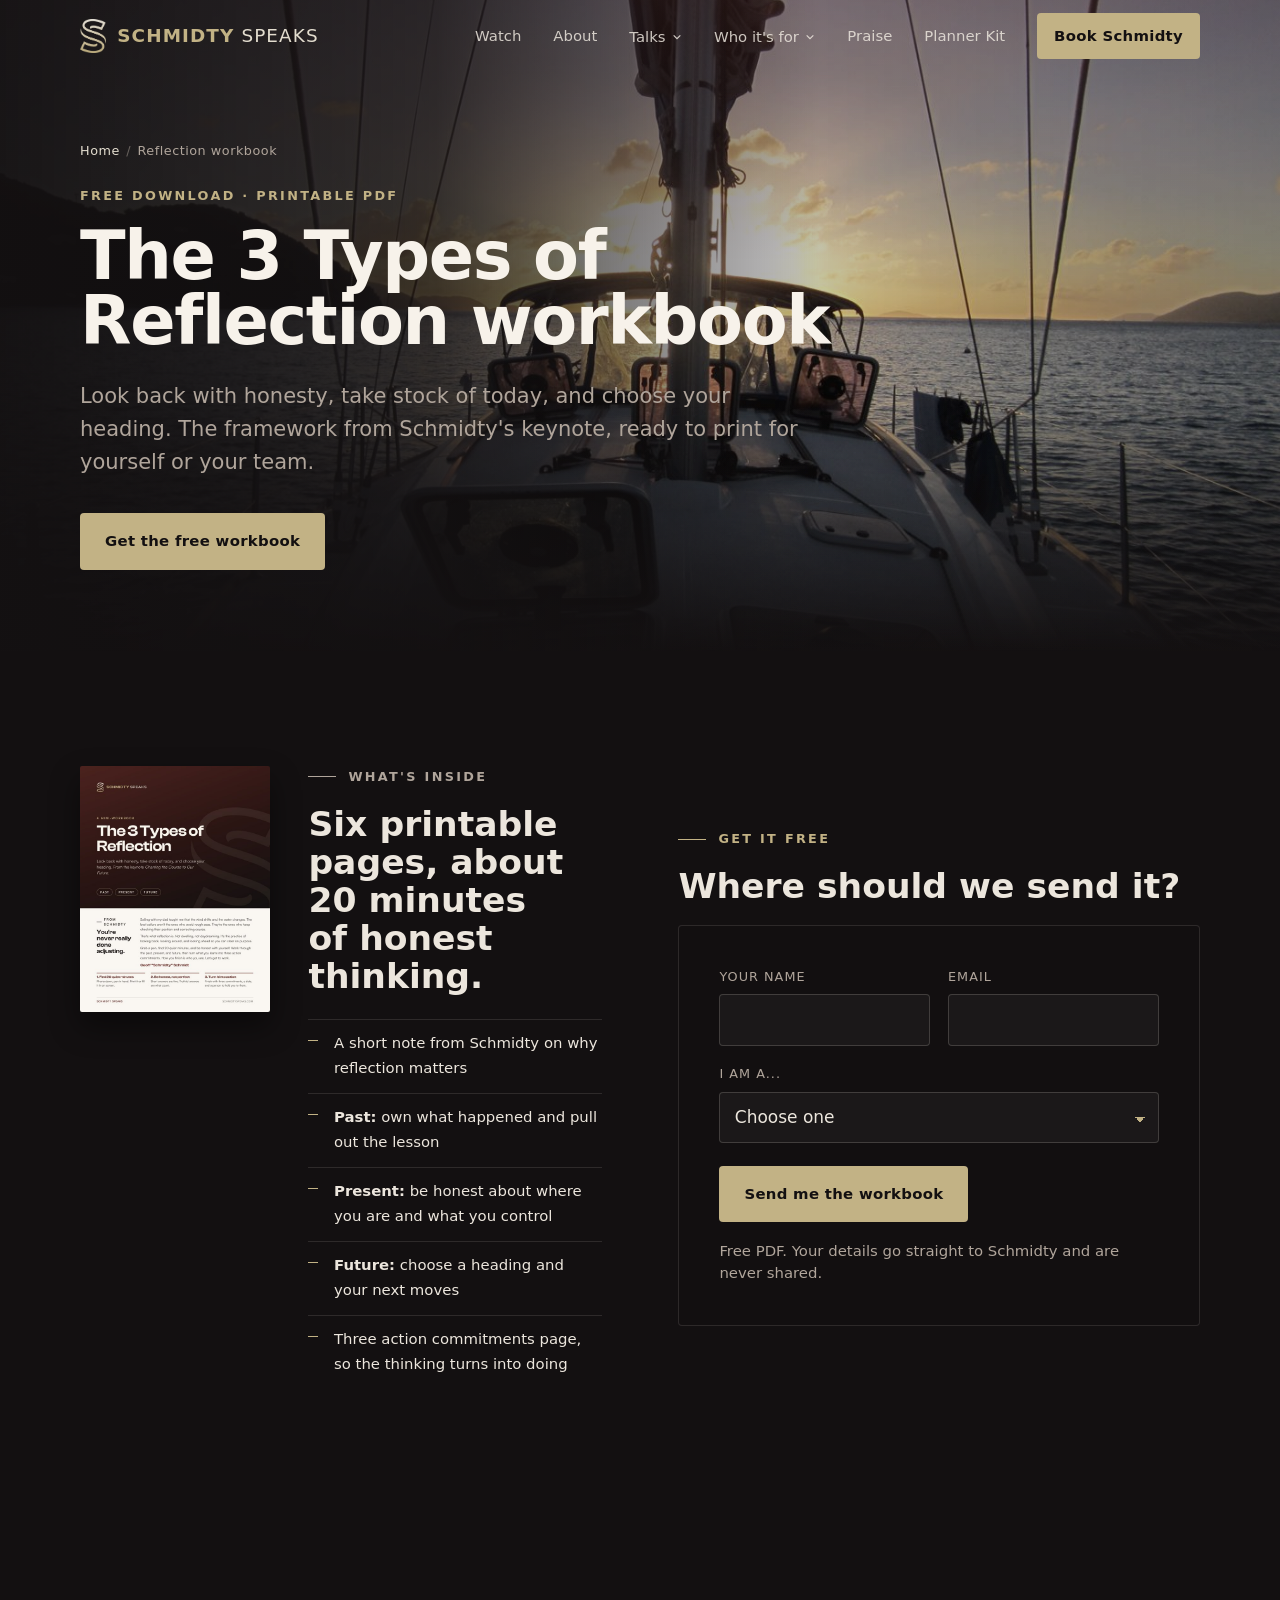
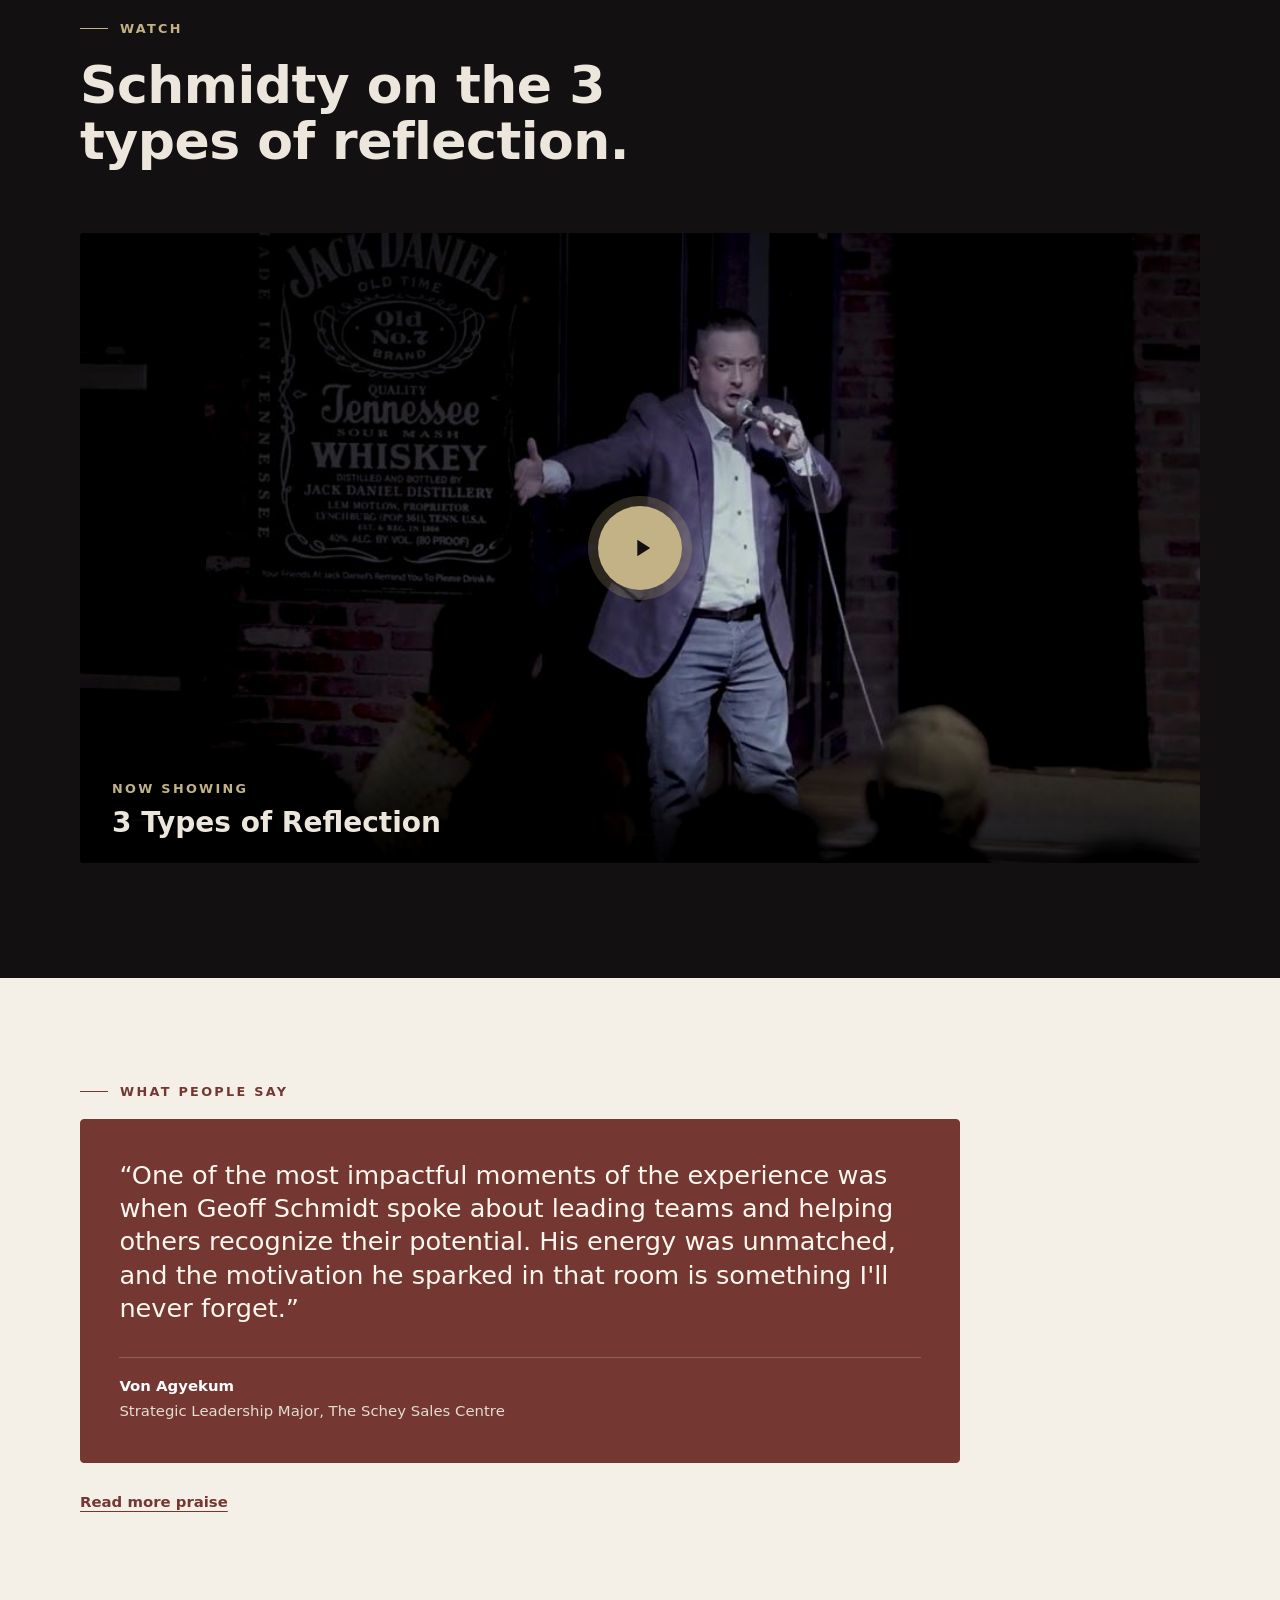
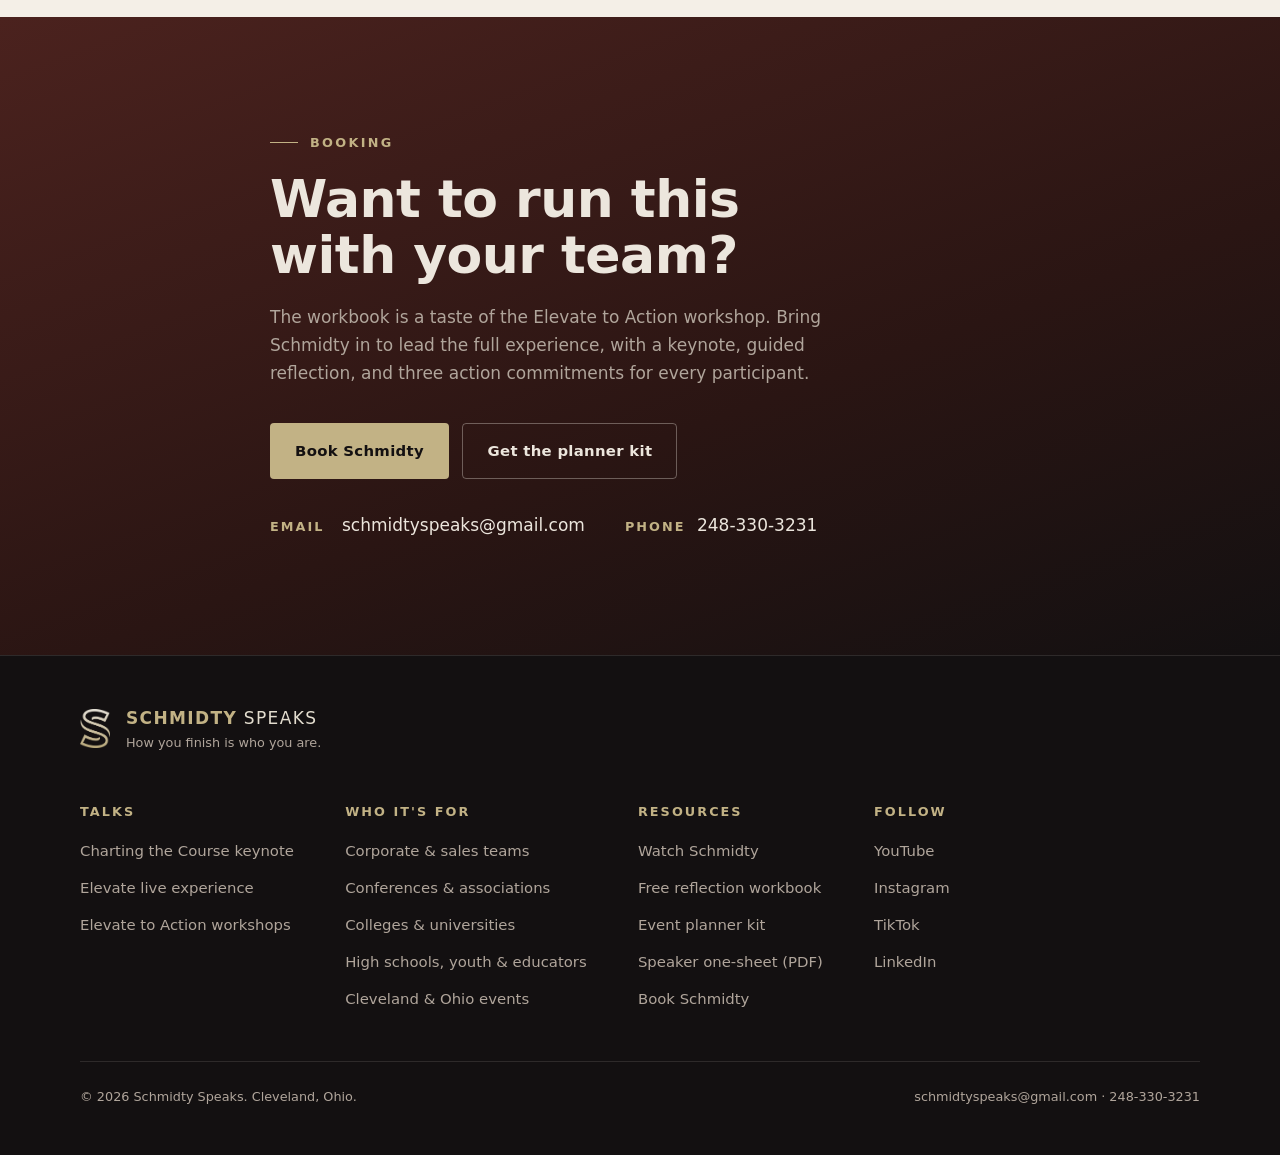
<file: reflection-workbook/index.html>
<!doctype html>
<html lang="en">
<head>
<meta charset="utf-8">
<meta name="viewport" content="width=device-width, initial-scale=1">
<title>Free 3 Types of Reflection Workbook | Schmidty Speaks</title>
<meta name="description" content="Free printable workbook from Schmidty Speaks: the 3 Types of Reflection (past, present, future) with prompts, note space, and three action commitments.">
<link rel="canonical" href="https://www.schmidtyspeaks.com/reflection-workbook/">
<meta property="og:site_name" content="Schmidty Speaks">
<meta property="og:title" content="Free 3 Types of Reflection Workbook | Schmidty Speaks">
<meta property="og:description" content="Free printable workbook from Schmidty Speaks: the 3 Types of Reflection (past, present, future) with prompts, note space, and three action commitments.">
<meta property="og:image" content="https://www.schmidtyspeaks.com/assets/stage-wide.jpg">
<meta property="og:image:width" content="1050">
<meta property="og:image:height" content="591">
<meta property="og:type" content="website">
<meta property="og:url" content="https://www.schmidtyspeaks.com/reflection-workbook/">
<meta name="twitter:card" content="summary_large_image">
<meta name="twitter:title" content="Free 3 Types of Reflection Workbook | Schmidty Speaks">
<meta name="twitter:description" content="Free printable workbook from Schmidty Speaks: the 3 Types of Reflection (past, present, future) with prompts, note space, and three action commitments.">
<meta name="twitter:image" content="https://www.schmidtyspeaks.com/assets/stage-wide.jpg">
<link rel="icon" type="image/png" href="/assets/favicon.png">
<link rel="preconnect" href="https://api.fontshare.com" crossorigin>
<link href="https://api.fontshare.com/v2/css?f[]=clash-display@500,600&display=swap" rel="stylesheet">
<link href="https://api.fontshare.com/v2/css?f[]=satoshi@400,500,700&display=swap" rel="stylesheet">
<link rel="preload" as="image" href="/assets/sail-sunset.jpg">
<link rel="stylesheet" href="/styles.css?v=8">
<script>document.documentElement.classList.add("js")</script>
<script type="application/ld+json">
{"@context":"https://schema.org","@graph":[{"@type":"WebPage","name":"Free 3 Types of Reflection Workbook","url":"https://www.schmidtyspeaks.com/reflection-workbook/","description":"Free printable workbook from Schmidty Speaks: the 3 Types of Reflection (past, present, future) with prompts, note space, and three action commitments.","author":{"@type":"Person","@id":"https://www.schmidtyspeaks.com/#geoff","name":"Geoff Schmidt","alternateName":["Schmidty","Schmidty Speaks"],"jobTitle":"Keynote Speaker","url":"https://www.schmidtyspeaks.com/","image":"https://www.schmidtyspeaks.com/assets/stage-wide.jpg","email":"mailto:schmidtyspeaks@gmail.com","telephone":"+1-248-330-3231","alumniOf":{"@type":"CollegeOrUniversity","name":"Michigan State University"},"address":{"@type":"PostalAddress","addressLocality":"Westlake","addressRegion":"OH","addressCountry":"US"},"sameAs":["https://www.youtube.com/@schmidtyspeaks","https://www.instagram.com/schmidtyspeaks/","https://www.tiktok.com/@schmidty.speaks","https://www.linkedin.com/in/geoff-schmidt-78b8a6326"]}},{"@type":"BreadcrumbList","itemListElement":[{"@type":"ListItem","position":1,"name":"Home","item":"https://www.schmidtyspeaks.com/"},{"@type":"ListItem","position":2,"name":"Reflection workbook","item":"https://www.schmidtyspeaks.com/reflection-workbook/"}]}]}
</script>
</head>
<body>
<a class="skip" href="#main">Skip to content</a>

<header class="site-header" id="header">
  <div class="wrap header-inner">
    <a class="brand" href="/" aria-label="Schmidty Speaks home">
      <img src="/assets/logo-s.png" alt="" width="28" height="36">
      <span class="brand-word"><b>Schmidty</b> Speaks</span>
    </a>
    <nav class="nav" id="nav" aria-label="Primary">
      <a href="/#watch">Watch</a>
      <a href="/#about">About</a>
      <div class="nav-group">
        <button class="nav-drop-btn" type="button" aria-expanded="false" aria-controls="menu-talks">Talks<svg class="chev" viewBox="0 0 12 12" width="10" height="10" aria-hidden="true"><path d="M2 4l4 4 4-4" fill="none" stroke="currentColor" stroke-width="1.5"/></svg></button>
        <div class="nav-menu" id="menu-talks">
          <a href="/#talks">All talks &amp; formats</a>
          <a href="/keynotes/charting-the-course/">Charting the Course keynote</a>
          <a href="/elevate/">Elevate live experience</a>
          <a href="/workshops/">Elevate to Action workshops</a>
        </div>
      </div>
      <div class="nav-group">
        <button class="nav-drop-btn" type="button" aria-expanded="false" aria-controls="menu-who">Who it's for<svg class="chev" viewBox="0 0 12 12" width="10" height="10" aria-hidden="true"><path d="M2 4l4 4 4-4" fill="none" stroke="currentColor" stroke-width="1.5"/></svg></button>
        <div class="nav-menu" id="menu-who">
          <a href="/corporate/">Corporate &amp; sales teams</a>
          <a href="/associations/">Conferences &amp; associations</a>
          <a href="/colleges/">Colleges &amp; universities</a>
          <a href="/schools/">High schools, youth &amp; educators</a>
          <a href="/cleveland-keynote-speaker/">Cleveland &amp; Ohio events</a>
        </div>
      </div>
      <a href="/#praise">Praise</a>
      <a href="/planner-kit/">Planner Kit</a>
      <a class="btn btn-gold btn-sm" href="/#book">Book Schmidty</a>
    </nav>
    <button class="menu-btn" id="menuBtn" aria-expanded="false" aria-controls="nav" aria-label="Open menu">
      <span></span><span></span>
    </button>
  </div>
</header>

<main id="main">

<section class="hero hero--page hero--short" id="top">
  <div class="hero-media" aria-hidden="true"><img src="/assets/sail-sunset.jpg" alt="" style="object-position:50% 55%"></div>
  <div class="wrap hero-inner">
    <nav class="crumbs" aria-label="Breadcrumb"><ol><li><a href="/">Home</a></li><li aria-current="page">Reflection workbook</li></ol></nav>
    <p class="eyebrow">Free download &middot; Printable PDF</p>
    <h1 class="hero-title">The 3 Types of Reflection workbook</h1>
    <p class="hero-sub">Look back with honesty, take stock of today, and choose your heading. The framework from Schmidty's keynote, ready to print for yourself or your team.</p>
    <div class="hero-ctas"><a class="btn btn-gold" href="#workbook">Get the free workbook</a></div>
  </div>
</section>

<section class="section workbook" id="workbook">
  <div class="wrap workbook-grid">
    <div class="workbook-copy reveal">
      <img class="wb-cover wb-cover--lg" src="/assets/downloads/workbook-cover.jpg" alt="Cover of the 3 Types of Reflection mini-workbook" width="300" height="388">
      <div>
        <p class="kicker">What's inside</p>
        <h2 class="h3">Six printable pages, about 20 minutes of honest thinking.</h2>
        <ul class="takeaways">
          <li>A short note from Schmidty on why reflection matters</li>
          <li><b>Past:</b> own what happened and pull out the lesson</li>
          <li><b>Present:</b> be honest about where you are and what you control</li>
          <li><b>Future:</b> choose a heading and your next moves</li>
          <li>Three action commitments page, so the thinking turns into doing</li>
        </ul>
      </div>
    </div>
    <div class="reveal">
      <p class="kicker">Get it free</p>
      <h2 class="h3 signup-h">Where should we send it?</h2>
      
<div class="signup" id="workbook-signup">
  <form class="signup-form book-form" id="signupLanding" novalidate>
    <div class="field-row">
      <label class="field"><span>Your name</span><input name="name" autocomplete="name" required></label>
      <label class="field"><span>Email</span><input name="email" type="email" autocomplete="email" required></label>
    </div>
    <label class="field"><span>I am a...</span>
      <select name="role">
        <option value="">Choose one</option>
        <option>Event planner</option>
        <option>HR or L&amp;D</option>
        <option>Sales leader</option>
        <option>Educator or coach</option>
        <option>Student</option>
        <option>Other</option>
      </select>
    </label>
    <button class="btn btn-gold btn-submit" type="submit">Send me the workbook</button>
    <input type="text" name="_honey" class="hp" tabindex="-1" autocomplete="off" aria-hidden="true">
    <p class="form-note" role="status" aria-live="polite">Free PDF. Your details go straight to Schmidty and are never shared.</p>
  </form>
  <div class="signup-done" hidden>
    <p class="kicker">You're in</p>
    <h3 class="h3">Your workbook is ready.</h3>
    <p>Thanks for signing up. Download the PDF, print it (it's letter size), and give yourself 20 quiet minutes with it.</p>
    <a class="btn btn-gold" href="/assets/downloads/3-types-of-reflection-workbook.pdf" download data-download>Download the workbook (PDF)</a>
  </div>
</div>

    </div>
  </div>
</section>

<section class="section watch page-watch" id="watch-here">
  <div class="wrap">
    <div class="section-head reveal"><div><p class="kicker">Watch</p><h2 class="h2">Schmidty on the 3 types of reflection.</h2></div></div>

    <div class="player reveal" id="player-wb" data-id="1VMv_w1eqRA">
      <button class="player-poster" aria-label="Play video: 3 Types of Reflection">
        <img src="/assets/yt/1VMv_w1eqRA.jpg" alt="" loading="lazy">
        <span class="play-ring" aria-hidden="true"><svg viewBox="0 0 24 24" width="28" height="28"><path fill="currentColor" d="M8 5v14l11-7z"/></svg></span>
      </button>
      <div class="player-meta">
        <p class="tag">Now showing</p>
        <h3 class="h3">3 Types of Reflection</h3>
      </div>
    </div>
  </div>
</section>


<section class="section praise praise--single" aria-label="Testimonial">
  <div class="wrap">
    <p class="kicker reveal">What people say</p>
    <figure class="testimonial t-lead t-single reveal">
      <blockquote>“One of the most impactful moments of the experience was when Geoff Schmidt spoke about leading teams and helping others recognize their potential. His energy was unmatched, and the motivation he sparked in that room is something I'll never forget.”</blockquote>
      <figcaption><b>Von Agyekum</b>Strategic Leadership Major, The Schey Sales Centre</figcaption>
    </figure>
    <p class="praise-more reveal"><a class="text-link text-link--dark" href="/#praise">Read more praise</a></p>
  </div>
</section>


<section class="section book cta-band" aria-label="Book Schmidty">
  <div class="wrap cta-inner reveal">
    <p class="kicker">Booking</p>
    <h2 class="h2">Want to run this with your team?</h2>
    <p>The workbook is a taste of the Elevate to Action workshop. Bring Schmidty in to lead the full experience, with a keynote, guided reflection, and three action commitments for every participant.</p>
    <div class="hero-ctas">
      <a class="btn btn-gold" href="/?type=Workshop#book">Book Schmidty</a>
      <a class="btn btn-ghost" href="/planner-kit/">Get the planner kit</a>
    </div>
    <ul class="contact-list contact-inline">
      <li><span>Email</span><a href="mailto:schmidtyspeaks@gmail.com">schmidtyspeaks@gmail.com</a></li>
      <li><span>Phone</span><a href="tel:+12483303231">248-330-3231</a></li>
    </ul>
  </div>
</section>

</main>

<footer class="site-footer">
  <div class="wrap">
    <div class="footer-top">
      <div class="footer-brand">
        <img src="/assets/logo-s.png" alt="" width="34" height="44">
        <div>
          <p class="footer-word"><b>Schmidty</b> Speaks</p>
          <p class="footer-tag">How you finish is who you are.</p>
        </div>
      </div>
      <nav class="footer-cols" aria-label="Footer">
        <div>
          <p class="footer-h">Talks</p>
          <ul><li><a href="/keynotes/charting-the-course/">Charting the Course keynote</a></li><li><a href="/elevate/">Elevate live experience</a></li><li><a href="/workshops/">Elevate to Action workshops</a></li></ul>
        </div>
        <div>
          <p class="footer-h">Who it's for</p>
          <ul><li><a href="/corporate/">Corporate &amp; sales teams</a></li><li><a href="/associations/">Conferences &amp; associations</a></li><li><a href="/colleges/">Colleges &amp; universities</a></li><li><a href="/schools/">High schools, youth &amp; educators</a></li><li><a href="/cleveland-keynote-speaker/">Cleveland &amp; Ohio events</a></li></ul>
        </div>
        <div>
          <p class="footer-h">Resources</p>
          <ul><li><a href="/#watch">Watch Schmidty</a></li><li><a href="/reflection-workbook/">Free reflection workbook</a></li><li><a href="/planner-kit/">Event planner kit</a></li><li><a href="/assets/downloads/schmidty-speaks-one-sheet.pdf">Speaker one-sheet (PDF)</a></li><li><a href="/#book">Book Schmidty</a></li></ul>
        </div>
        <div>
          <p class="footer-h">Follow</p>
          <ul><li><a href="https://www.youtube.com/@schmidtyspeaks" target="_blank" rel="noopener">YouTube</a></li><li><a href="https://www.instagram.com/schmidtyspeaks/" target="_blank" rel="noopener">Instagram</a></li><li><a href="https://www.tiktok.com/@schmidty.speaks" target="_blank" rel="noopener">TikTok</a></li><li><a href="https://www.linkedin.com/in/geoff-schmidt-78b8a6326" target="_blank" rel="noopener">LinkedIn</a></li></ul>
        </div>
      </nav>
    </div>
    <div class="footer-bottom">
      <p class="footer-copy">&copy; 2026 Schmidty Speaks. Cleveland, Ohio.</p>
      <p class="footer-copy"><a href="mailto:schmidtyspeaks@gmail.com">schmidtyspeaks@gmail.com</a> &middot; <a href="tel:+12483303231">248-330-3231</a></p>
    </div>
  </div>
</footer>

<script src="/analytics.js?v=1" defer></script>
<script src="/app.js?v=4" defer></script>
</body>
</html>
</file>
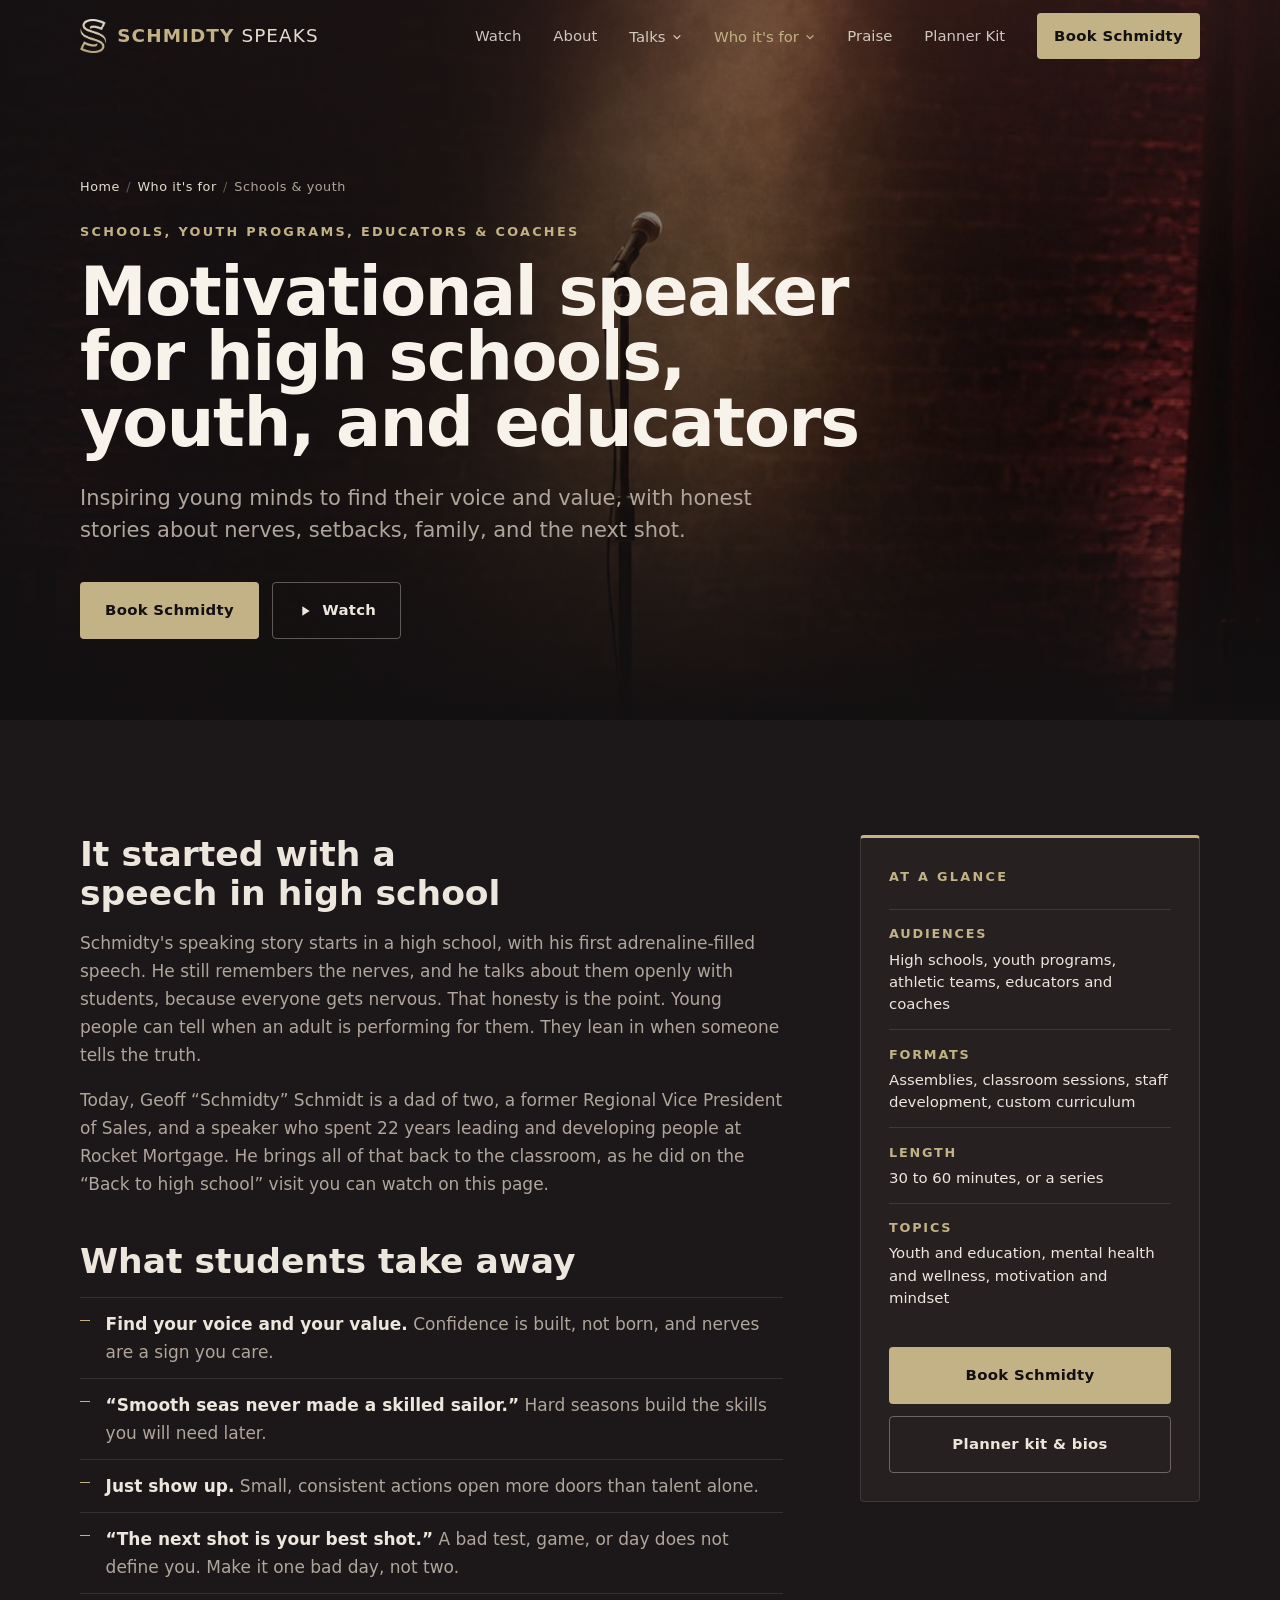
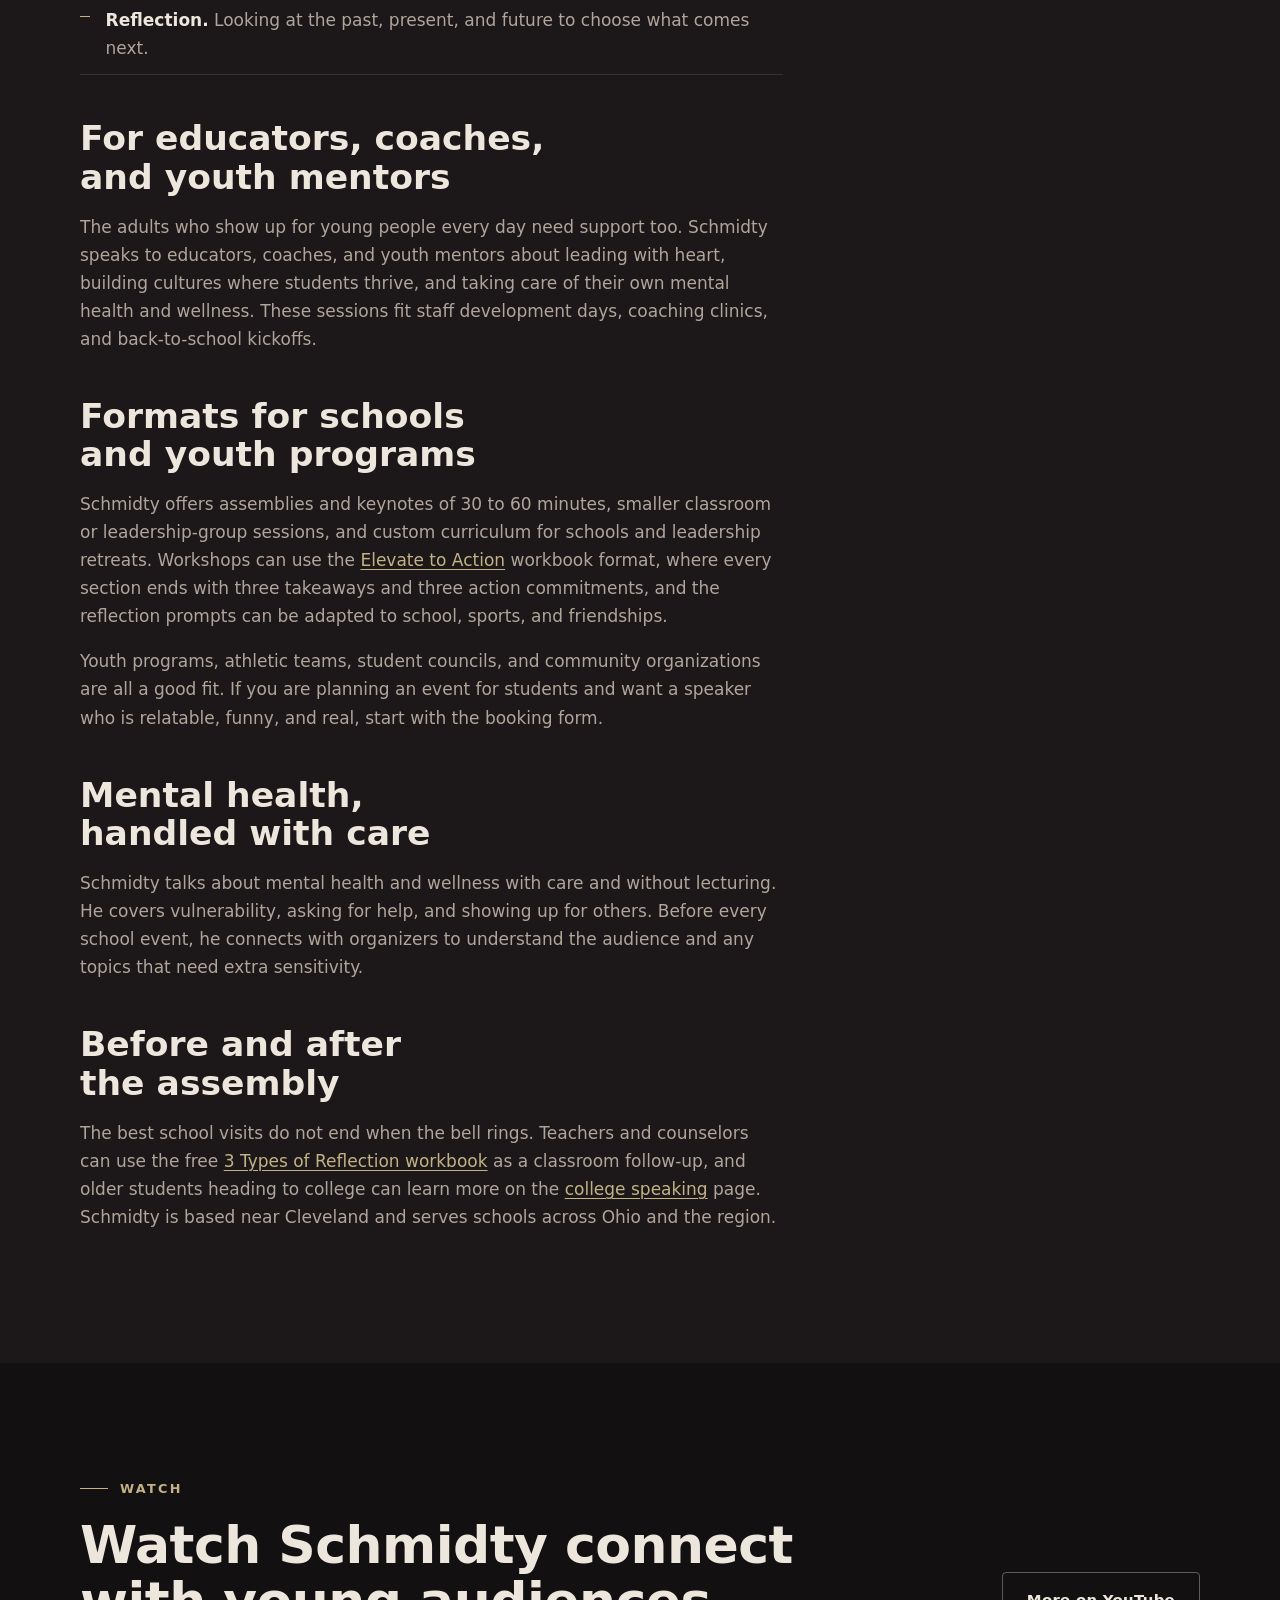
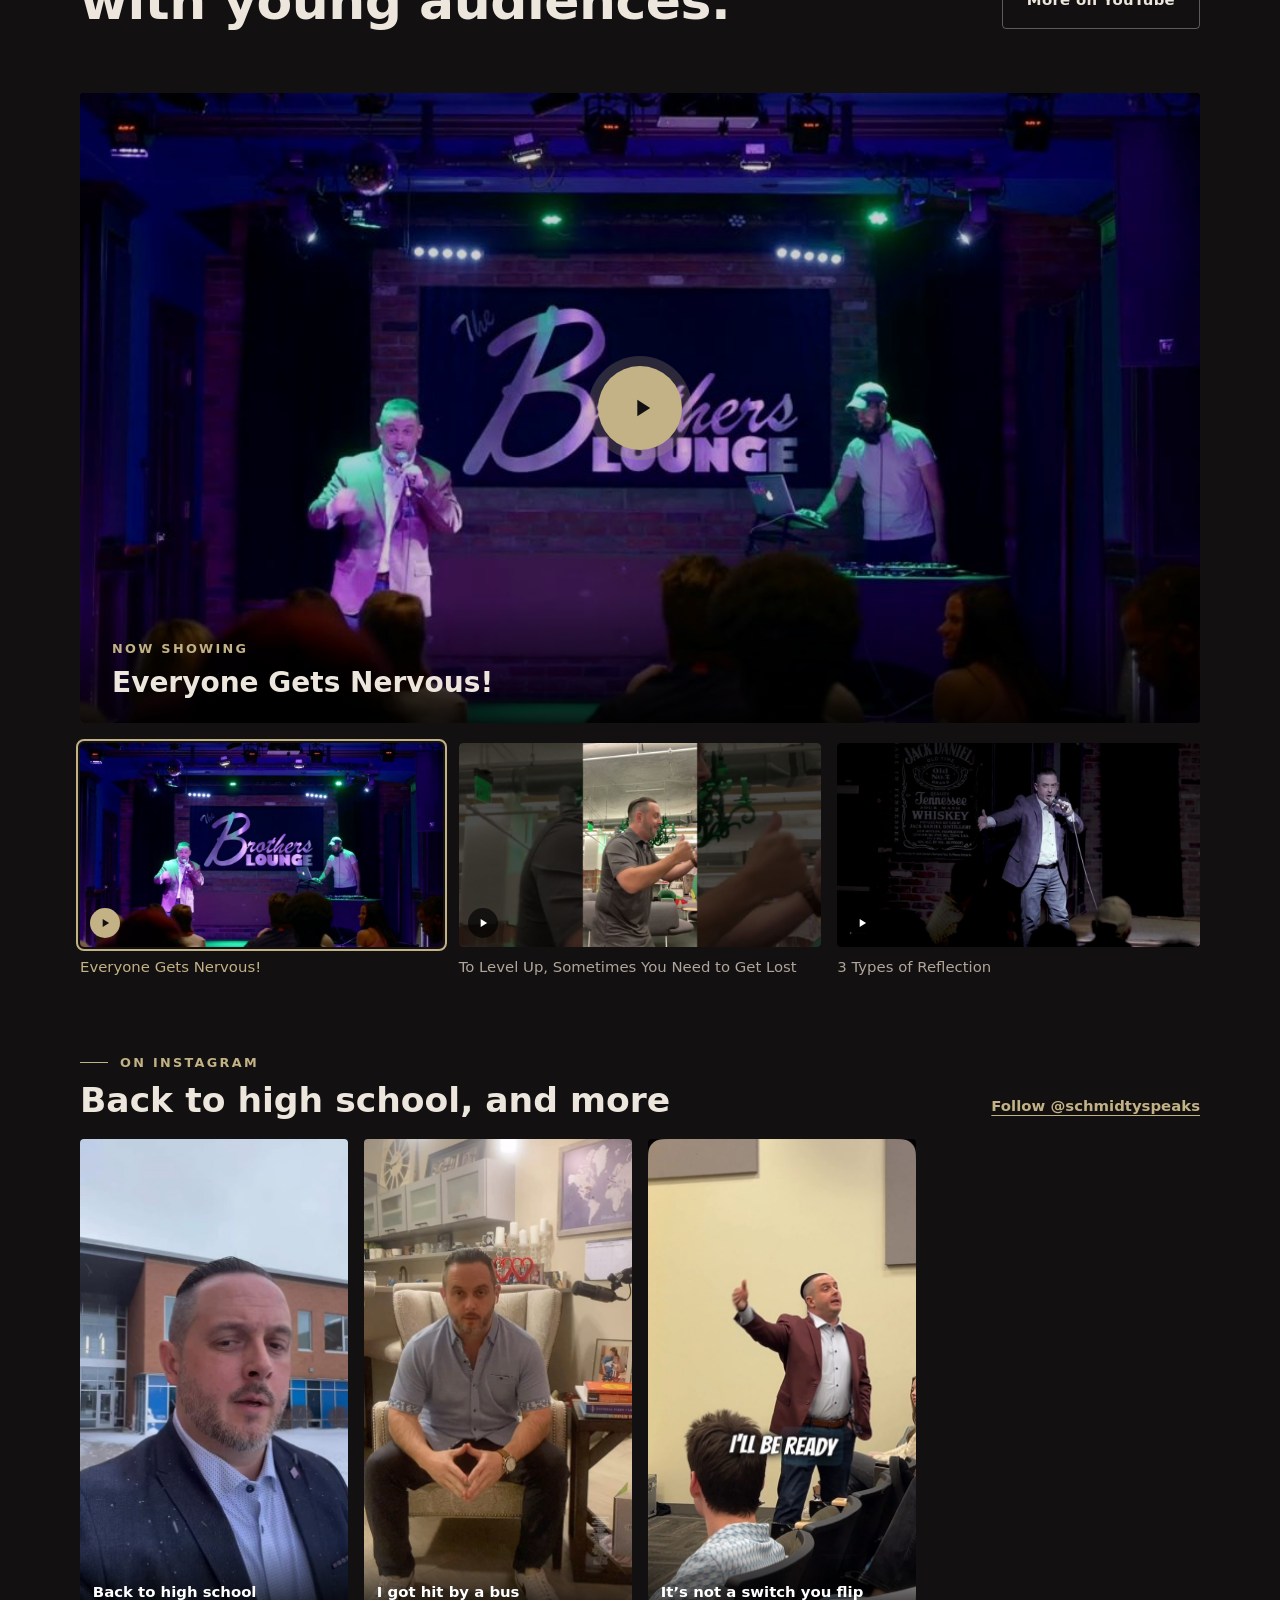
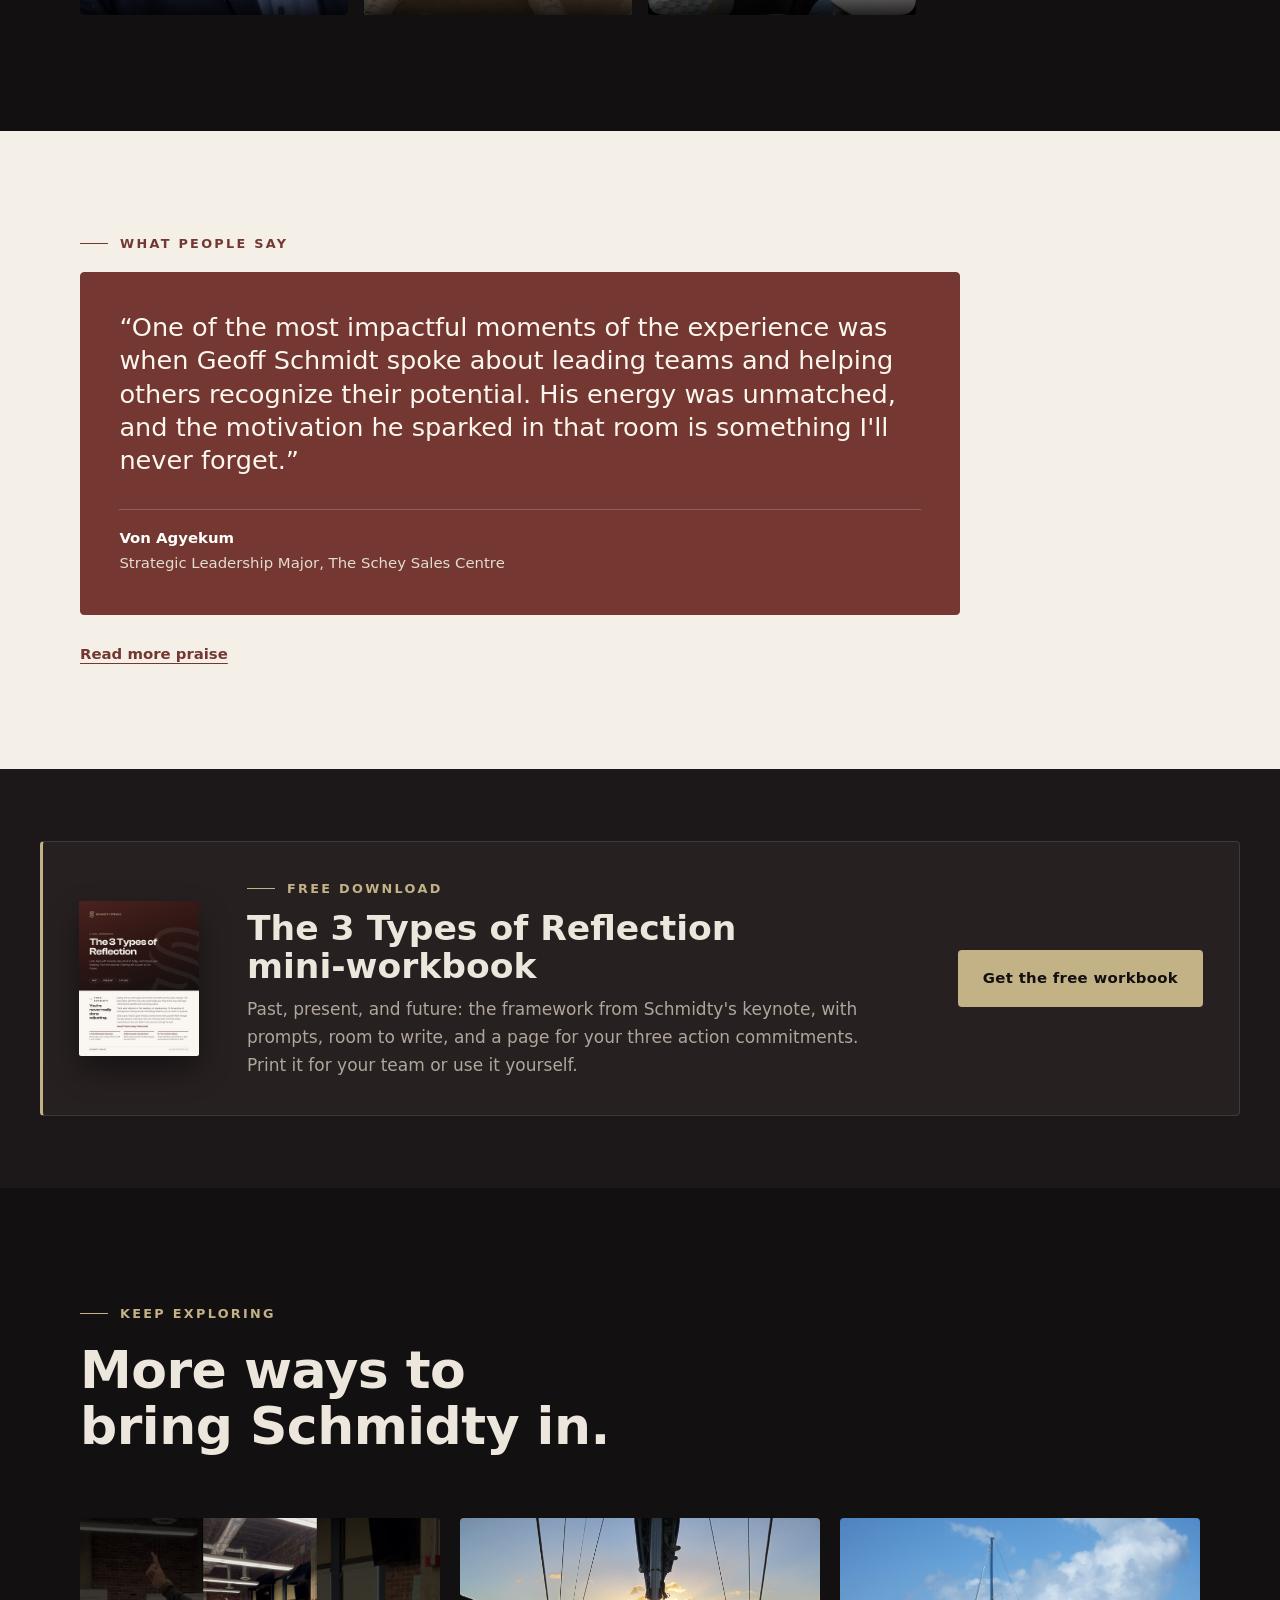
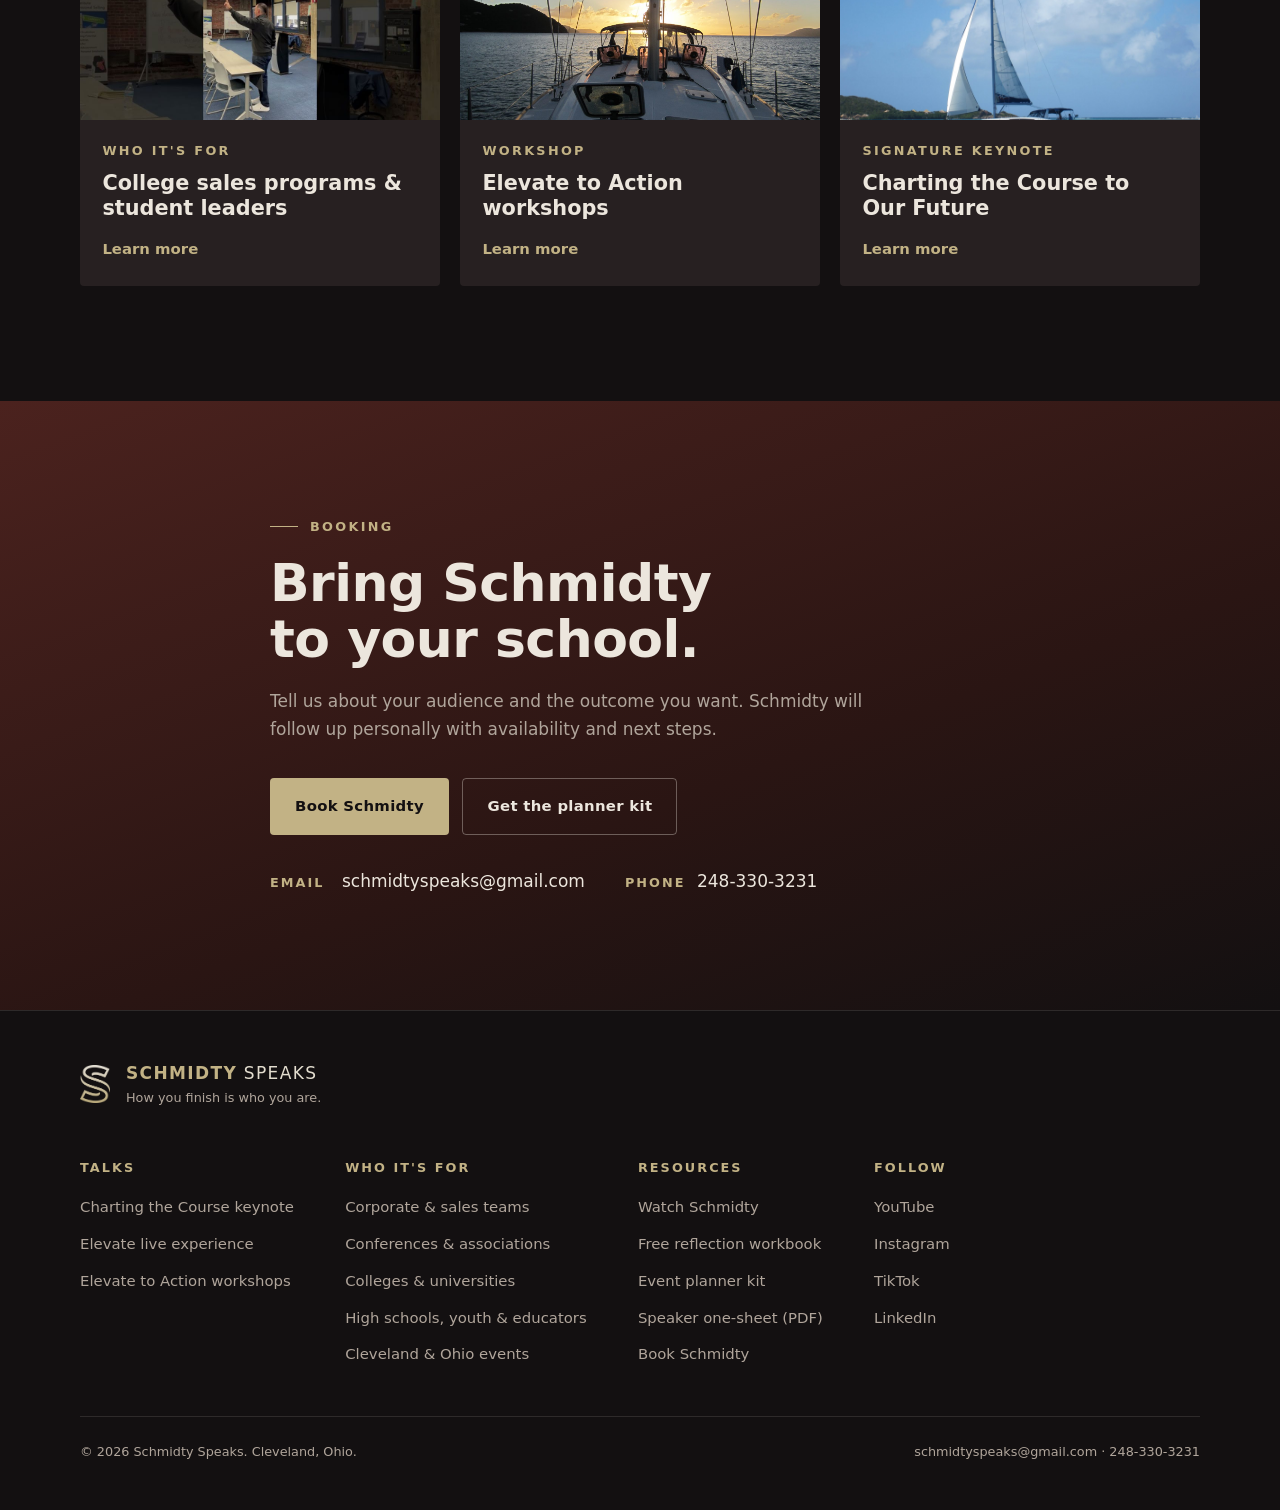
<file: schools/index.html>
<!doctype html>
<html lang="en">
<head>
<meta charset="utf-8">
<meta name="viewport" content="width=device-width, initial-scale=1">
<title>High School Motivational Speaker for Students, Educators &amp; Coaches | Schmidty Speaks</title>
<meta name="description" content="Assemblies, classroom sessions, and custom curriculum for high schools, youth programs, educators, and coaches. Real stories on confidence, resilience, and finding your voice.">
<link rel="canonical" href="https://www.schmidtyspeaks.com/schools/">
<meta property="og:site_name" content="Schmidty Speaks">
<meta property="og:title" content="High School Motivational Speaker for Students, Educators &amp; Coaches | Schmidty Speaks">
<meta property="og:description" content="Assemblies, classroom sessions, and custom curriculum for high schools, youth programs, educators, and coaches. Real stories on confidence, resilience, and finding your voice.">
<meta property="og:image" content="https://www.schmidtyspeaks.com/assets/stage-wide.jpg">
<meta property="og:image:width" content="1050">
<meta property="og:image:height" content="591">
<meta property="og:type" content="website">
<meta property="og:url" content="https://www.schmidtyspeaks.com/schools/">
<meta name="twitter:card" content="summary_large_image">
<meta name="twitter:title" content="High School Motivational Speaker for Students, Educators &amp; Coaches | Schmidty Speaks">
<meta name="twitter:description" content="Assemblies, classroom sessions, and custom curriculum for high schools, youth programs, educators, and coaches. Real stories on confidence, resilience, and finding your voice.">
<meta name="twitter:image" content="https://www.schmidtyspeaks.com/assets/stage-wide.jpg">
<link rel="icon" type="image/png" href="/assets/favicon.png">
<link rel="preconnect" href="https://api.fontshare.com" crossorigin>
<link href="https://api.fontshare.com/v2/css?f[]=clash-display@500,600&display=swap" rel="stylesheet">
<link href="https://api.fontshare.com/v2/css?f[]=satoshi@400,500,700&display=swap" rel="stylesheet">
<link rel="preload" as="image" href="/assets/stage.jpg">
<link rel="stylesheet" href="/styles.css?v=8">
<script>document.documentElement.classList.add("js")</script>
<script type="application/ld+json">
{"@context":"https://schema.org","@graph":[{"@type":"Service","name":"School, youth, and educator speaking","description":"Assemblies, classroom sessions, and custom curriculum for high schools, youth programs, educators, and coaches. Real stories on confidence, resilience, and finding your voice.","url":"https://www.schmidtyspeaks.com/schools/","serviceType":"Youth and education speaking","provider":{"@type":"Person","@id":"https://www.schmidtyspeaks.com/#geoff","name":"Geoff Schmidt","alternateName":["Schmidty","Schmidty Speaks"],"jobTitle":"Keynote Speaker","url":"https://www.schmidtyspeaks.com/","image":"https://www.schmidtyspeaks.com/assets/stage-wide.jpg","email":"mailto:schmidtyspeaks@gmail.com","telephone":"+1-248-330-3231","alumniOf":{"@type":"CollegeOrUniversity","name":"Michigan State University"},"address":{"@type":"PostalAddress","addressLocality":"Westlake","addressRegion":"OH","addressCountry":"US"},"sameAs":["https://www.youtube.com/@schmidtyspeaks","https://www.instagram.com/schmidtyspeaks/","https://www.tiktok.com/@schmidty.speaks","https://www.linkedin.com/in/geoff-schmidt-78b8a6326"]},"areaServed":[{"@type":"State","name":"Ohio"},{"@type":"Country","name":"United States"}],"audience":{"@type":"Audience","audienceType":"High school students, youth programs, educators, and coaches"}},{"@type":"BreadcrumbList","itemListElement":[{"@type":"ListItem","position":1,"name":"Home","item":"https://www.schmidtyspeaks.com/"},{"@type":"ListItem","position":2,"name":"Who it's for","item":"https://www.schmidtyspeaks.com/#talks"},{"@type":"ListItem","position":3,"name":"Schools &amp; youth","item":"https://www.schmidtyspeaks.com/schools/"}]}]}
</script>
</head>
<body>
<a class="skip" href="#main">Skip to content</a>

<header class="site-header" id="header">
  <div class="wrap header-inner">
    <a class="brand" href="/" aria-label="Schmidty Speaks home">
      <img src="/assets/logo-s.png" alt="" width="28" height="36">
      <span class="brand-word"><b>Schmidty</b> Speaks</span>
    </a>
    <nav class="nav" id="nav" aria-label="Primary">
      <a href="/#watch">Watch</a>
      <a href="/#about">About</a>
      <div class="nav-group">
        <button class="nav-drop-btn" type="button" aria-expanded="false" aria-controls="menu-talks">Talks<svg class="chev" viewBox="0 0 12 12" width="10" height="10" aria-hidden="true"><path d="M2 4l4 4 4-4" fill="none" stroke="currentColor" stroke-width="1.5"/></svg></button>
        <div class="nav-menu" id="menu-talks">
          <a href="/#talks">All talks &amp; formats</a>
          <a href="/keynotes/charting-the-course/">Charting the Course keynote</a>
          <a href="/elevate/">Elevate live experience</a>
          <a href="/workshops/">Elevate to Action workshops</a>
        </div>
      </div>
      <div class="nav-group is-current">
        <button class="nav-drop-btn" type="button" aria-expanded="false" aria-controls="menu-who">Who it's for<svg class="chev" viewBox="0 0 12 12" width="10" height="10" aria-hidden="true"><path d="M2 4l4 4 4-4" fill="none" stroke="currentColor" stroke-width="1.5"/></svg></button>
        <div class="nav-menu" id="menu-who">
          <a href="/corporate/">Corporate &amp; sales teams</a>
          <a href="/associations/">Conferences &amp; associations</a>
          <a href="/colleges/">Colleges &amp; universities</a>
          <a href="/schools/" aria-current="page">High schools, youth &amp; educators</a>
          <a href="/cleveland-keynote-speaker/">Cleveland &amp; Ohio events</a>
        </div>
      </div>
      <a href="/#praise">Praise</a>
      <a href="/planner-kit/">Planner Kit</a>
      <a class="btn btn-gold btn-sm" href="/?type=Custom curriculum#book">Book Schmidty</a>
    </nav>
    <button class="menu-btn" id="menuBtn" aria-expanded="false" aria-controls="nav" aria-label="Open menu">
      <span></span><span></span>
    </button>
  </div>
</header>

<main id="main">

<section class="hero hero--page" id="top">
  <div class="hero-media" aria-hidden="true">
    <img src="/assets/stage.jpg" alt="" style="object-position:50% 30%">
  </div>
  <div class="wrap hero-inner">
    <nav class="crumbs" aria-label="Breadcrumb"><ol><li><a href="/">Home</a></li><li><a href="/#talks">Who it's for</a></li><li aria-current="page">Schools &amp; youth</li></ol></nav>
    <p class="eyebrow">Schools, youth programs, educators &amp; coaches</p>
    <h1 class="hero-title">Motivational speaker for high schools, youth, and educators</h1>
    <p class="hero-sub">Inspiring young minds to find their voice and value, with honest stories about nerves, setbacks, family, and the next shot.</p>
    <div class="hero-ctas">
      <a class="btn btn-gold" href="/?type=Custom curriculum#book">Book Schmidty</a>
      <a class="btn btn-ghost" href="#watch-here"><svg viewBox="0 0 24 24" width="16" height="16" aria-hidden="true"><path fill="currentColor" d="M8 5v14l11-7z"/></svg>Watch</a>
    </div>
  </div>
</section>

<section class="section page-body">
  <div class="wrap prose-grid">
    <article class="prose reveal">

      <h2>It started with a speech in high school</h2>
      <p>Schmidty's speaking story starts in a high school, with his first adrenaline-filled speech. He still remembers the nerves, and he talks about them openly with students, because everyone gets nervous. That honesty is the point. Young people can tell when an adult is performing for them. They lean in when someone tells the truth.</p>
      <p>Today, Geoff “Schmidty” Schmidt is a dad of two, a former Regional Vice President of Sales, and a speaker who spent 22 years leading and developing people at Rocket Mortgage. He brings all of that back to the classroom, as he did on the “Back to high school” visit you can watch on this page.</p>
      <h2>What students take away</h2>
      <ul>
        <li><b>Find your voice and your value.</b> Confidence is built, not born, and nerves are a sign you care.</li>
        <li><b>“Smooth seas never made a skilled sailor.”</b> Hard seasons build the skills you will need later.</li>
        <li><b>Just show up.</b> Small, consistent actions open more doors than talent alone.</li>
        <li><b>“The next shot is your best shot.”</b> A bad test, game, or day does not define you. Make it one bad day, not two.</li>
        <li><b>Reflection.</b> Looking at the past, present, and future to choose what comes next.</li>
      </ul>
      <h2>For educators, coaches, and youth mentors</h2>
      <p>The adults who show up for young people every day need support too. Schmidty speaks to educators, coaches, and youth mentors about leading with heart, building cultures where students thrive, and taking care of their own mental health and wellness. These sessions fit staff development days, coaching clinics, and back-to-school kickoffs.</p>
      <h2>Formats for schools and youth programs</h2>
      <p>Schmidty offers assemblies and keynotes of 30 to 60 minutes, smaller classroom or leadership-group sessions, and custom curriculum for schools and leadership retreats. Workshops can use the <a href="/workshops/">Elevate to Action</a> workbook format, where every section ends with three takeaways and three action commitments, and the reflection prompts can be adapted to school, sports, and friendships.</p>
      <p>Youth programs, athletic teams, student councils, and community organizations are all a good fit. If you are planning an event for students and want a speaker who is relatable, funny, and real, start with the booking form.</p>
      <h2>Mental health, handled with care</h2>
      <p>Schmidty talks about mental health and wellness with care and without lecturing. He covers vulnerability, asking for help, and showing up for others. Before every school event, he connects with organizers to understand the audience and any topics that need extra sensitivity.</p>
      <h2>Before and after the assembly</h2>
      <p>The best school visits do not end when the bell rings. Teachers and counselors can use the free <a href="/reflection-workbook/">3 Types of Reflection workbook</a> as a classroom follow-up, and older students heading to college can learn more on the <a href="/colleges/">college speaking</a> page. Schmidty is based near Cleveland and serves schools across Ohio and the region.</p>
    </article>
    <aside class="aside-card reveal" aria-label="At a glance">
      <p class="tag">At a glance</p>
      <dl class="glance"><div><dt>Audiences</dt><dd>High schools, youth programs, athletic teams, educators and coaches</dd></div><div><dt>Formats</dt><dd>Assemblies, classroom sessions, staff development, custom curriculum</dd></div><div><dt>Length</dt><dd>30 to 60 minutes, or a series</dd></div><div><dt>Topics</dt><dd>Youth and education, mental health and wellness, motivation and mindset</dd></div></dl>
      <a class="btn btn-gold btn-block" href="/?type=Custom curriculum#book">Book Schmidty</a>
      <a class="btn btn-ghost btn-block" href="/planner-kit/">Planner kit &amp; bios</a>
    </aside>
  </div>
</section>

<section class="section watch page-watch" id="watch-here">
  <div class="wrap">
    <div class="section-head reveal">
      <div>
        <p class="kicker">Watch</p>
        <h2 class="h2">Watch Schmidty connect with young audiences.</h2>
      </div>
      <a class="btn btn-ghost head-cta" href="https://www.youtube.com/@schmidtyspeaks/videos" target="_blank" rel="noopener">More on YouTube</a>
    </div>

    <div class="player reveal" id="player-schl" data-id="oCrvVvxhPcQ">
      <button class="player-poster" aria-label="Play video: Everyone Gets Nervous!">
        <img src="/assets/yt/oCrvVvxhPcQ.jpg" alt="" loading="lazy">
        <span class="play-ring" aria-hidden="true"><svg viewBox="0 0 24 24" width="28" height="28"><path fill="currentColor" d="M8 5v14l11-7z"/></svg></span>
      </button>
      <div class="player-meta">
        <p class="tag">Now showing</p>
        <h3 class="h3">Everyone Gets Nervous!</h3>
      </div>
    </div>
    <ul class="video-grid video-grid--sub" data-player="player-schl">
      <li><button class="vid is-active" data-id="oCrvVvxhPcQ" data-title="Everyone Gets Nervous!"><span class="vid-thumb"><img src="/assets/yt/oCrvVvxhPcQ.jpg" alt="" loading="lazy"><i class="vid-play" aria-hidden="true"><svg viewBox="0 0 24 24" width="14" height="14"><path fill="currentColor" d="M8 5v14l11-7z"/></svg></i></span><span class="vid-title">Everyone Gets Nervous!</span></button></li>
      <li><button class="vid" data-id="QyZnX5eRglw" data-title="To Level Up, Sometimes You Need to Get Lost"><span class="vid-thumb"><img src="/assets/yt/QyZnX5eRglw.jpg" alt="" loading="lazy"><i class="vid-play" aria-hidden="true"><svg viewBox="0 0 24 24" width="14" height="14"><path fill="currentColor" d="M8 5v14l11-7z"/></svg></i></span><span class="vid-title">To Level Up, Sometimes You Need to Get Lost</span></button></li>
      <li><button class="vid" data-id="1VMv_w1eqRA" data-title="3 Types of Reflection"><span class="vid-thumb"><img src="/assets/yt/1VMv_w1eqRA.jpg" alt="" loading="lazy"><i class="vid-play" aria-hidden="true"><svg viewBox="0 0 24 24" width="14" height="14"><path fill="currentColor" d="M8 5v14l11-7z"/></svg></i></span><span class="vid-title">3 Types of Reflection</span></button></li>
    </ul>
    <div class="reels-head reveal">
      <div>
        <p class="kicker">On Instagram</p>
        <h3 class="h3">Back to high school, and more</h3>
      </div>
      <a class="text-link" href="https://www.instagram.com/schmidtyspeaks/" target="_blank" rel="noopener">Follow @schmidtyspeaks</a>
    </div>
    <ul class="reels ig-reels reveal clips-3"><li><a class="reel" href="https://www.instagram.com/schmidtyspeaks/reel/DVHBXi_gReO/" target="_blank" rel="noopener" aria-label="Watch on Instagram: Back to high school"><img src="/assets/ig/DVHBXi_gReO.jpg?v=2" alt="" loading="lazy"><span class="reel-title">Back to high school</span></a></li><li><a class="reel" href="https://www.instagram.com/schmidtyspeaks/reel/C2gbwkUgOvu/" target="_blank" rel="noopener" aria-label="Watch on Instagram: I got hit by a bus"><img src="/assets/ig/C2gbwkUgOvu.jpg?v=2" alt="" loading="lazy"><span class="reel-title">I got hit by a bus</span></a></li><li><a class="reel" href="https://www.instagram.com/schmidtyspeaks/reel/DHMzeq0pB8I/" target="_blank" rel="noopener" aria-label="Watch on Instagram: It’s not a switch you flip"><img src="/assets/ig/DHMzeq0pB8I.jpg?v=2" alt="" loading="lazy"><span class="reel-title">It’s not a switch you flip</span></a></li></ul>
  </div>
</section>

<section class="section praise praise--single" aria-label="Testimonial">
  <div class="wrap">
    <p class="kicker reveal">What people say</p>
    <figure class="testimonial t-lead t-single reveal">
      <blockquote>“One of the most impactful moments of the experience was when Geoff Schmidt spoke about leading teams and helping others recognize their potential. His energy was unmatched, and the motivation he sparked in that room is something I'll never forget.”</blockquote>
      <figcaption><b>Von Agyekum</b>Strategic Leadership Major, The Schey Sales Centre</figcaption>
    </figure>
    <p class="praise-more reveal"><a class="text-link text-link--dark" href="/#praise">Read more praise</a></p>
  </div>
</section>


<section class="wb-band" aria-label="Free reflection workbook">
  <div class="wrap wb-band-inner reveal">
    <img class="wb-cover" src="/assets/downloads/workbook-cover.jpg" alt="Cover of the 3 Types of Reflection mini-workbook" width="300" height="388" loading="lazy">
    <div class="wb-copy">
      <p class="kicker">Free download</p>
      <h2 class="h3">The 3 Types of Reflection mini-workbook</h2>
      <p>Past, present, and future: the framework from Schmidty's keynote, with prompts, room to write, and a page for your three action commitments. Print it for your team or use it yourself.</p>
    </div>
    <a class="btn btn-gold" href="/reflection-workbook/">Get the free workbook</a>
  </div>
</section>


<section class="section related" aria-label="Related">
  <div class="wrap">
    <div class="section-head reveal"><p class="kicker">Keep exploring</p><h2 class="h2">More ways to bring Schmidty in.</h2></div>
    <ul class="related-grid reveal"><li><a class="related-card" href="/colleges/"><img src="/assets/yt/XL_8BrN3oXg.jpg" alt="" loading="lazy"><span class="related-body"><span class="tag">Who it's for</span><span class="related-title">College sales programs &amp; student leaders</span><span class="related-go">Learn more</span></span></a></li><li><a class="related-card" href="/workshops/"><img src="/assets/sail-sunset.jpg" alt="" loading="lazy"><span class="related-body"><span class="tag">Workshop</span><span class="related-title">Elevate to Action workshops</span><span class="related-go">Learn more</span></span></a></li><li><a class="related-card" href="/keynotes/charting-the-course/"><img src="/assets/sail-underway.jpg" alt="" loading="lazy"><span class="related-body"><span class="tag">Signature keynote</span><span class="related-title">Charting the Course to Our Future</span><span class="related-go">Learn more</span></span></a></li></ul>
  </div>
</section>


<section class="section book cta-band" aria-label="Book Schmidty">
  <div class="wrap cta-inner reveal">
    <p class="kicker">Booking</p>
    <h2 class="h2">Bring Schmidty to your school.</h2>
    <p>Tell us about your audience and the outcome you want. Schmidty will follow up personally with availability and next steps.</p>
    <div class="hero-ctas">
      <a class="btn btn-gold" href="/?type=Custom curriculum#book">Book Schmidty</a>
      <a class="btn btn-ghost" href="/planner-kit/">Get the planner kit</a>
    </div>
    <ul class="contact-list contact-inline">
      <li><span>Email</span><a href="mailto:schmidtyspeaks@gmail.com">schmidtyspeaks@gmail.com</a></li>
      <li><span>Phone</span><a href="tel:+12483303231">248-330-3231</a></li>
    </ul>
  </div>
</section>

</main>

<footer class="site-footer">
  <div class="wrap">
    <div class="footer-top">
      <div class="footer-brand">
        <img src="/assets/logo-s.png" alt="" width="34" height="44">
        <div>
          <p class="footer-word"><b>Schmidty</b> Speaks</p>
          <p class="footer-tag">How you finish is who you are.</p>
        </div>
      </div>
      <nav class="footer-cols" aria-label="Footer">
        <div>
          <p class="footer-h">Talks</p>
          <ul><li><a href="/keynotes/charting-the-course/">Charting the Course keynote</a></li><li><a href="/elevate/">Elevate live experience</a></li><li><a href="/workshops/">Elevate to Action workshops</a></li></ul>
        </div>
        <div>
          <p class="footer-h">Who it's for</p>
          <ul><li><a href="/corporate/">Corporate &amp; sales teams</a></li><li><a href="/associations/">Conferences &amp; associations</a></li><li><a href="/colleges/">Colleges &amp; universities</a></li><li><a href="/schools/">High schools, youth &amp; educators</a></li><li><a href="/cleveland-keynote-speaker/">Cleveland &amp; Ohio events</a></li></ul>
        </div>
        <div>
          <p class="footer-h">Resources</p>
          <ul><li><a href="/#watch">Watch Schmidty</a></li><li><a href="/reflection-workbook/">Free reflection workbook</a></li><li><a href="/planner-kit/">Event planner kit</a></li><li><a href="/assets/downloads/schmidty-speaks-one-sheet.pdf">Speaker one-sheet (PDF)</a></li><li><a href="/#book">Book Schmidty</a></li></ul>
        </div>
        <div>
          <p class="footer-h">Follow</p>
          <ul><li><a href="https://www.youtube.com/@schmidtyspeaks" target="_blank" rel="noopener">YouTube</a></li><li><a href="https://www.instagram.com/schmidtyspeaks/" target="_blank" rel="noopener">Instagram</a></li><li><a href="https://www.tiktok.com/@schmidty.speaks" target="_blank" rel="noopener">TikTok</a></li><li><a href="https://www.linkedin.com/in/geoff-schmidt-78b8a6326" target="_blank" rel="noopener">LinkedIn</a></li></ul>
        </div>
      </nav>
    </div>
    <div class="footer-bottom">
      <p class="footer-copy">&copy; 2026 Schmidty Speaks. Cleveland, Ohio.</p>
      <p class="footer-copy"><a href="mailto:schmidtyspeaks@gmail.com">schmidtyspeaks@gmail.com</a> &middot; <a href="tel:+12483303231">248-330-3231</a></p>
    </div>
  </div>
</footer>

<script src="/analytics.js?v=1" defer></script>
<script src="/app.js?v=4" defer></script>
</body>
</html>
</file>
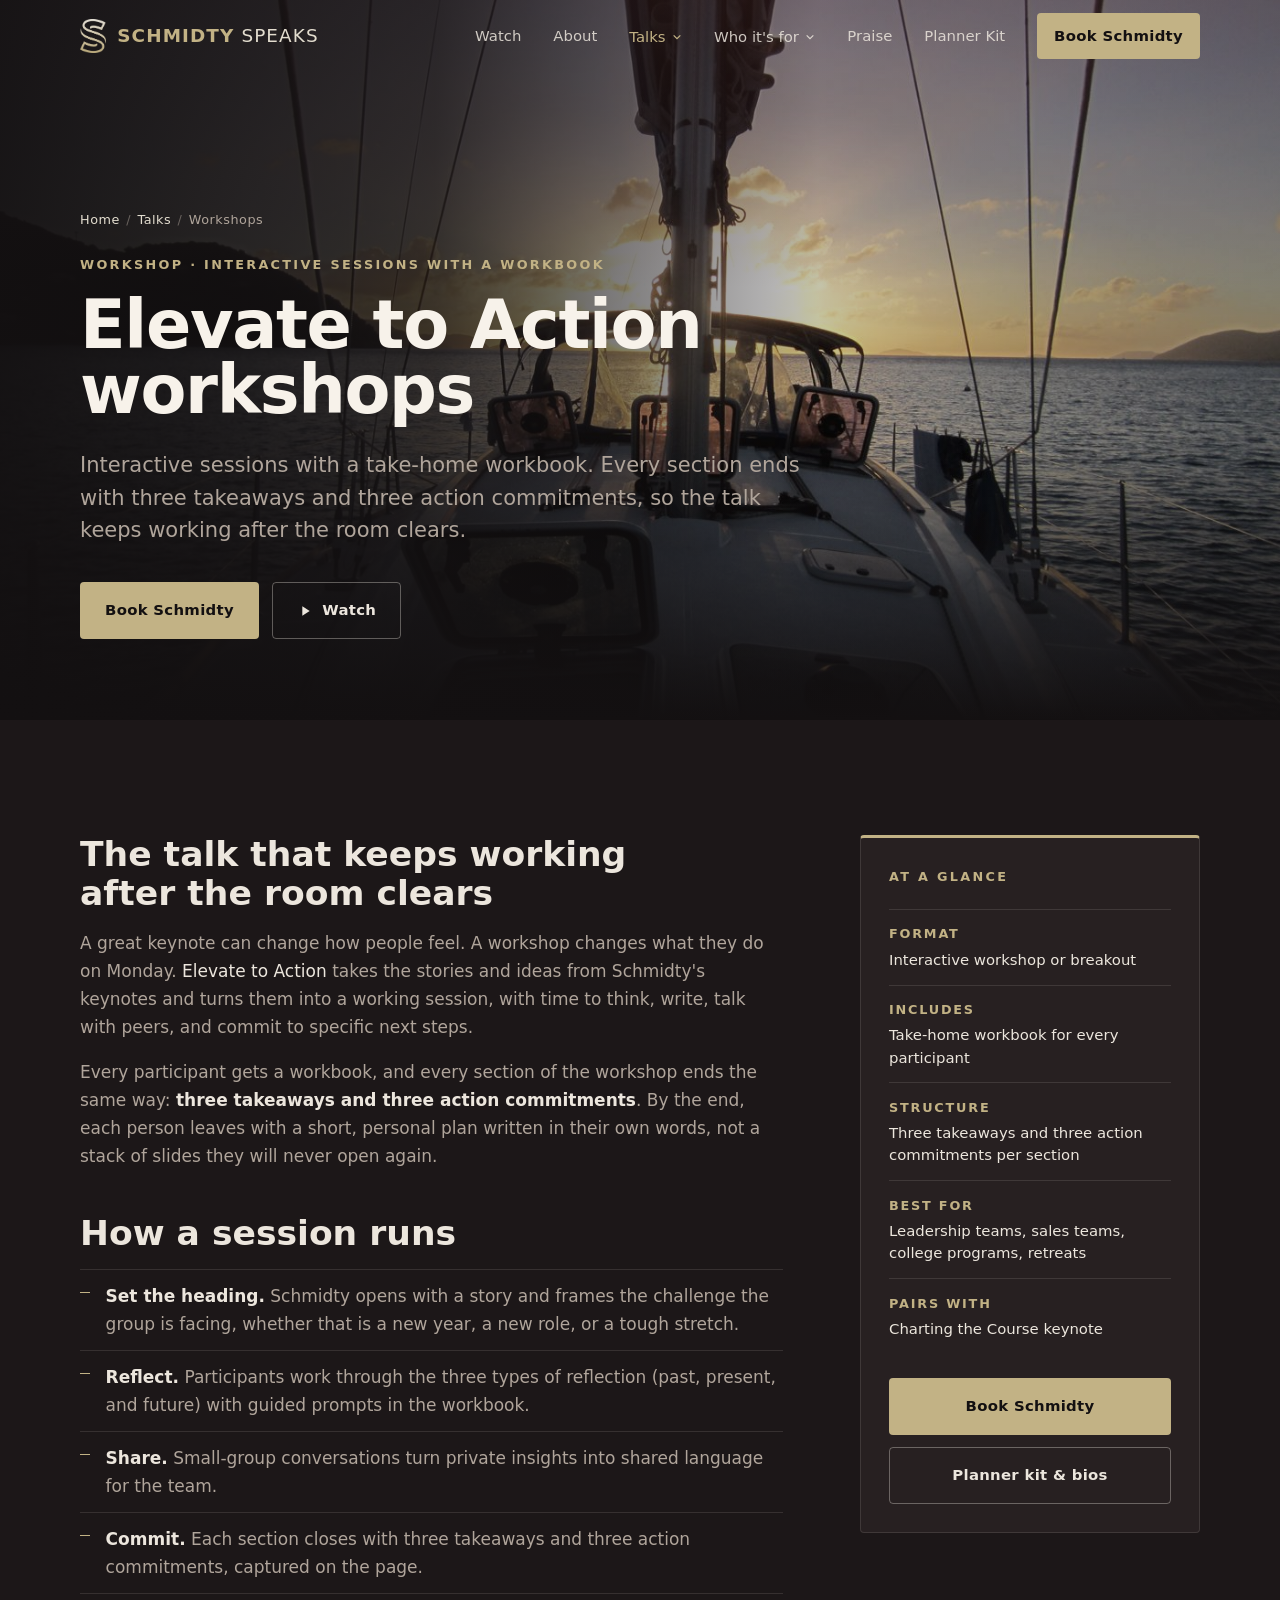
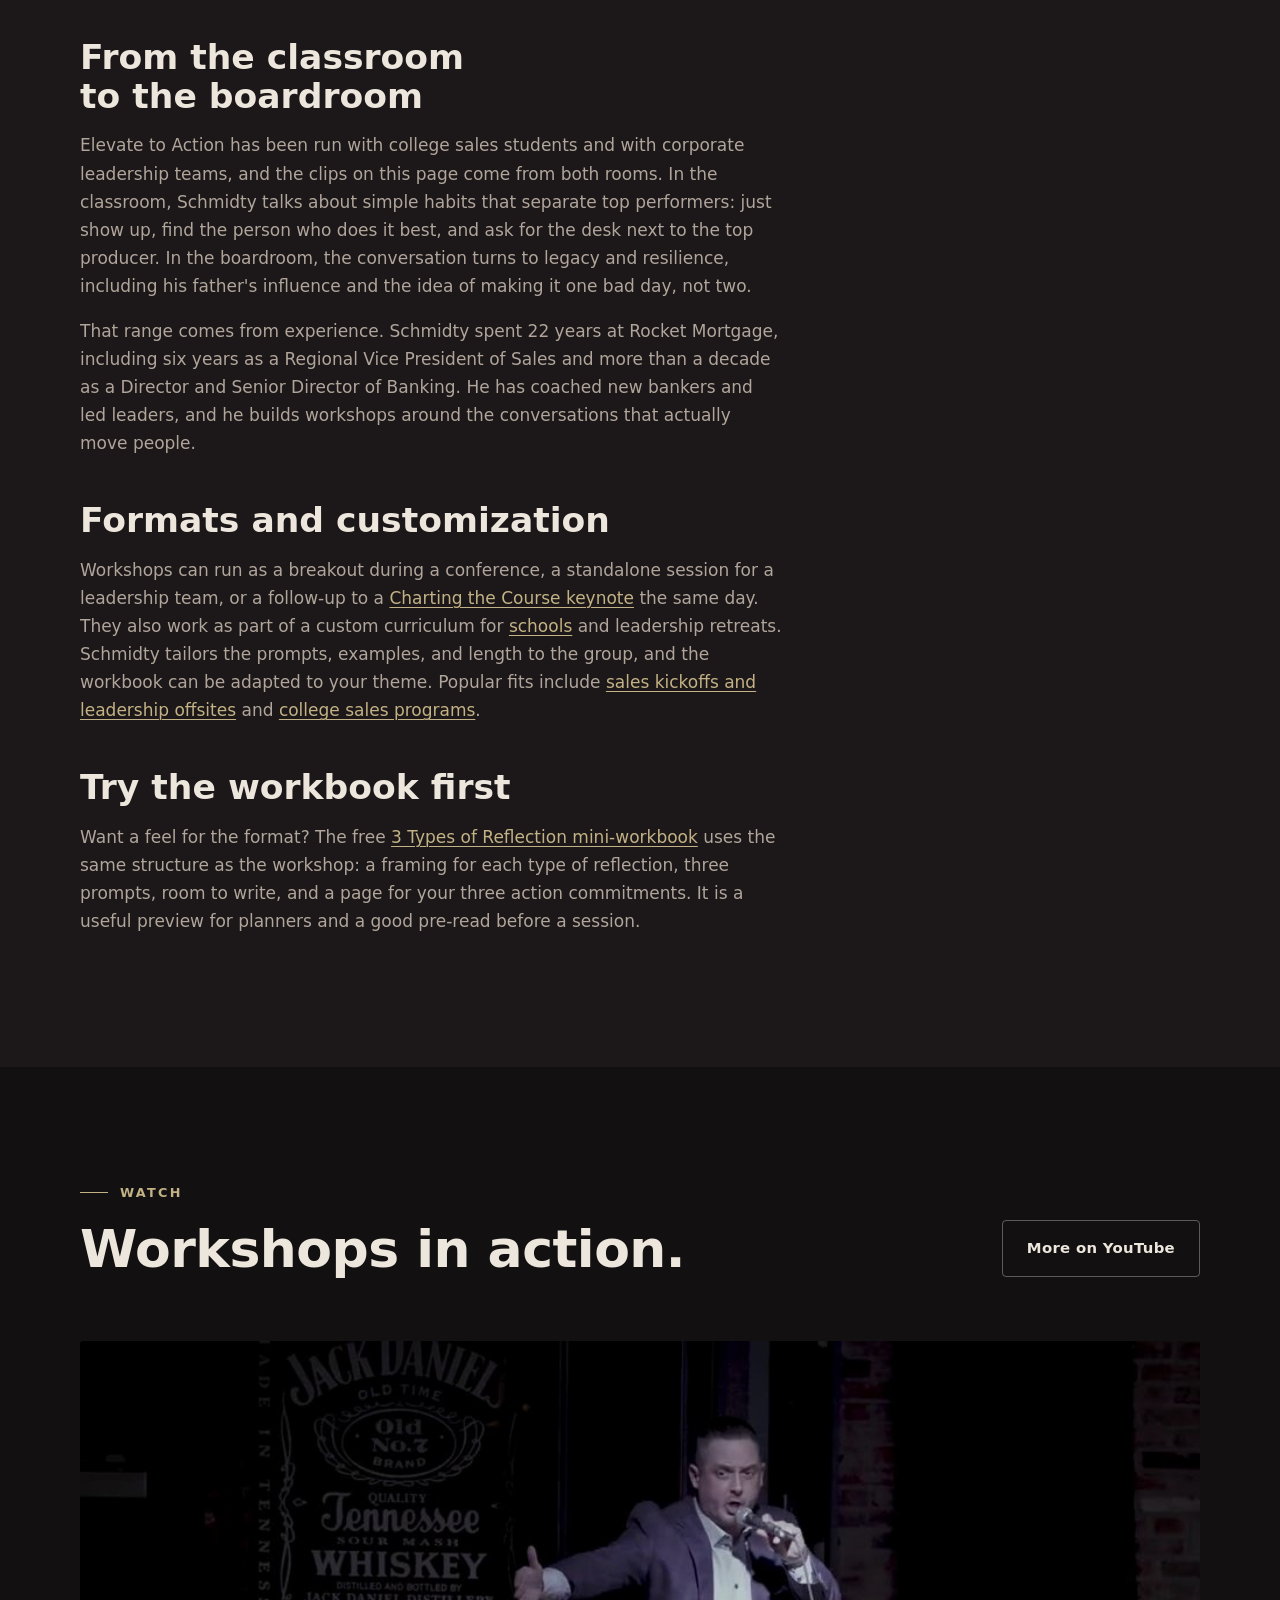
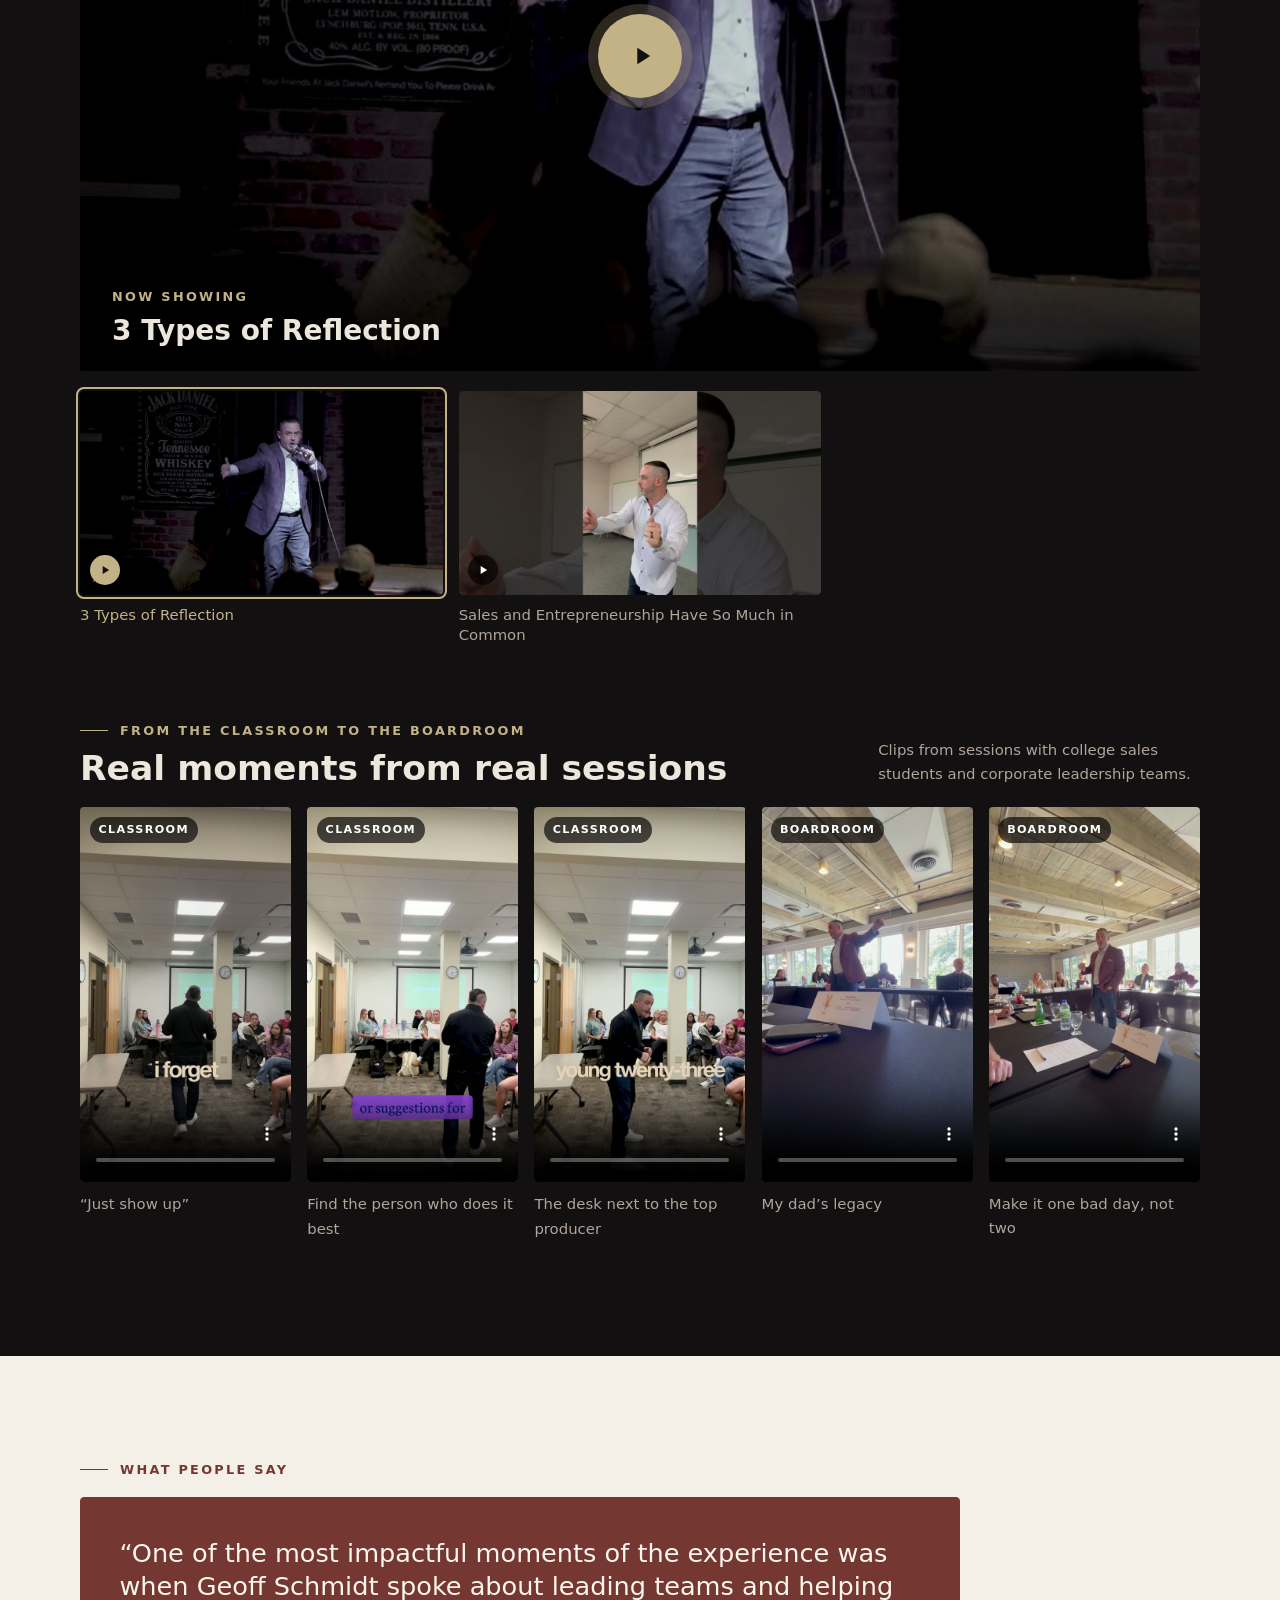
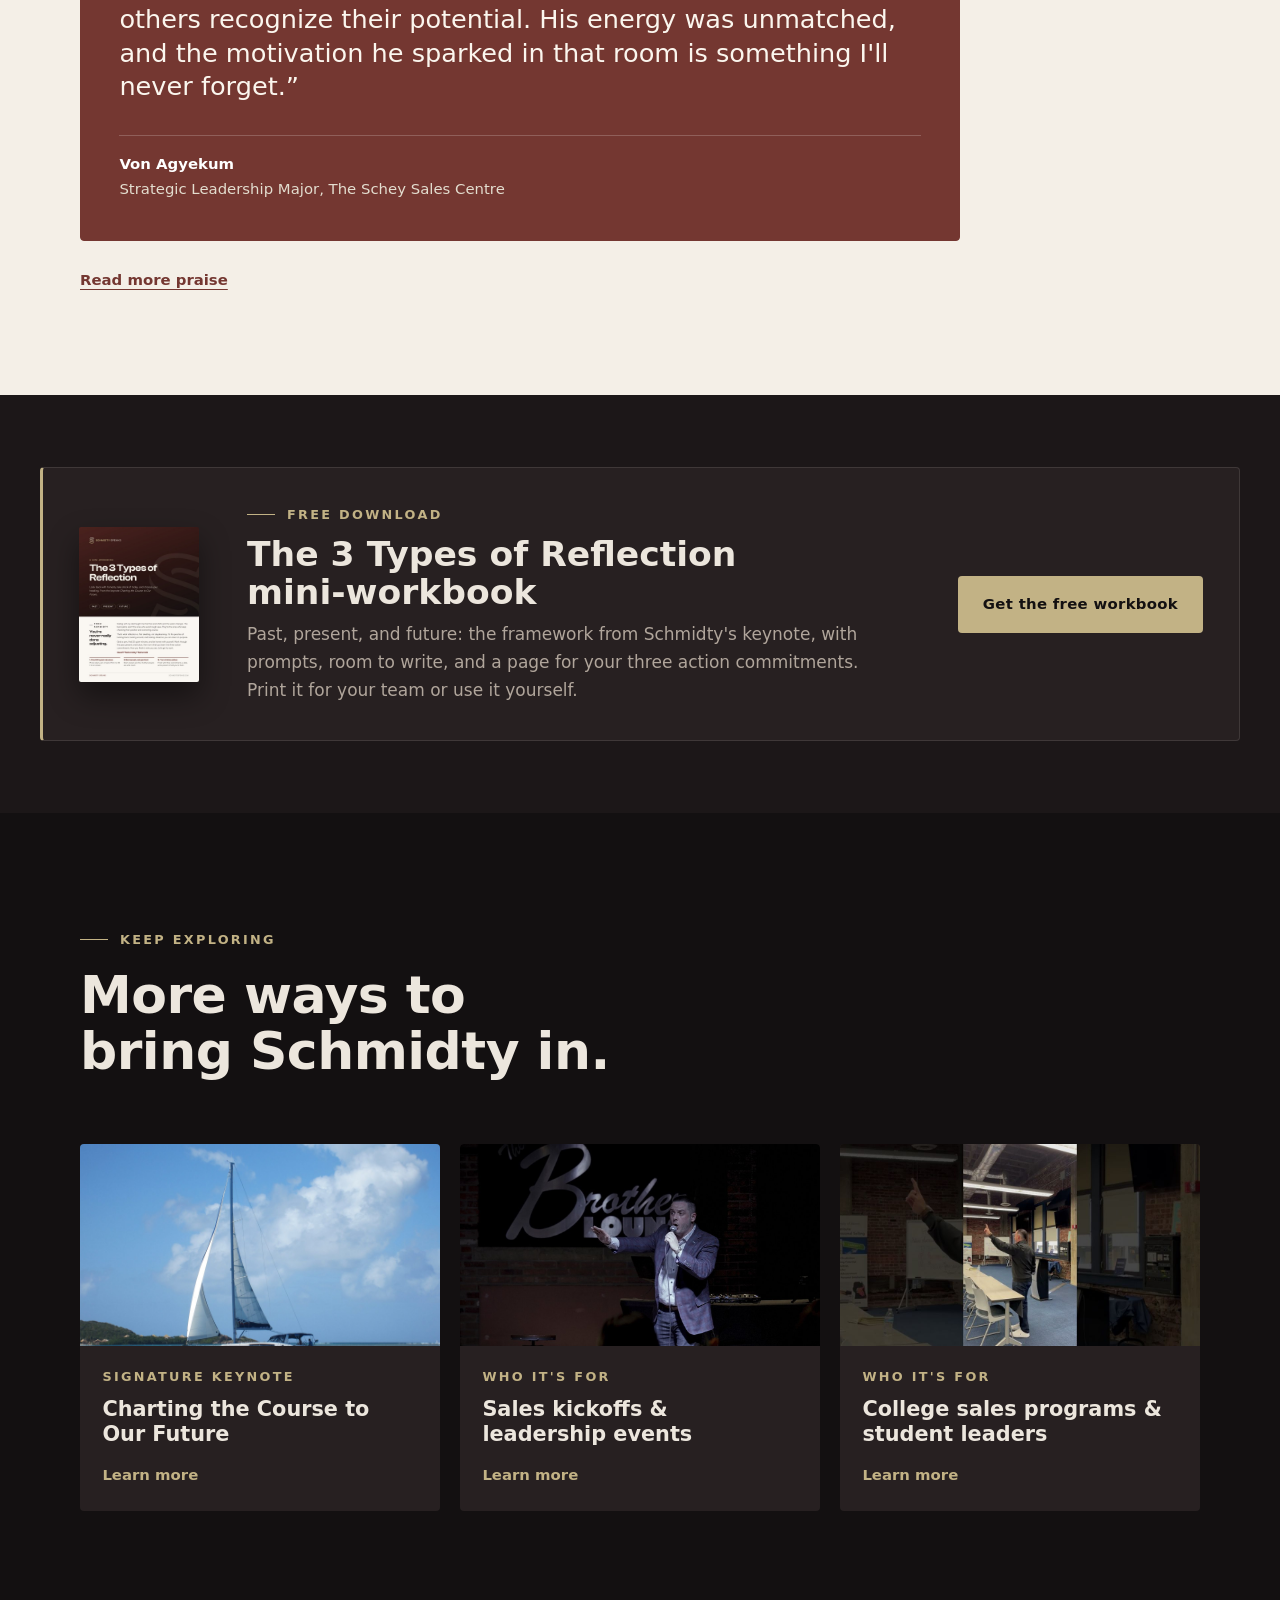
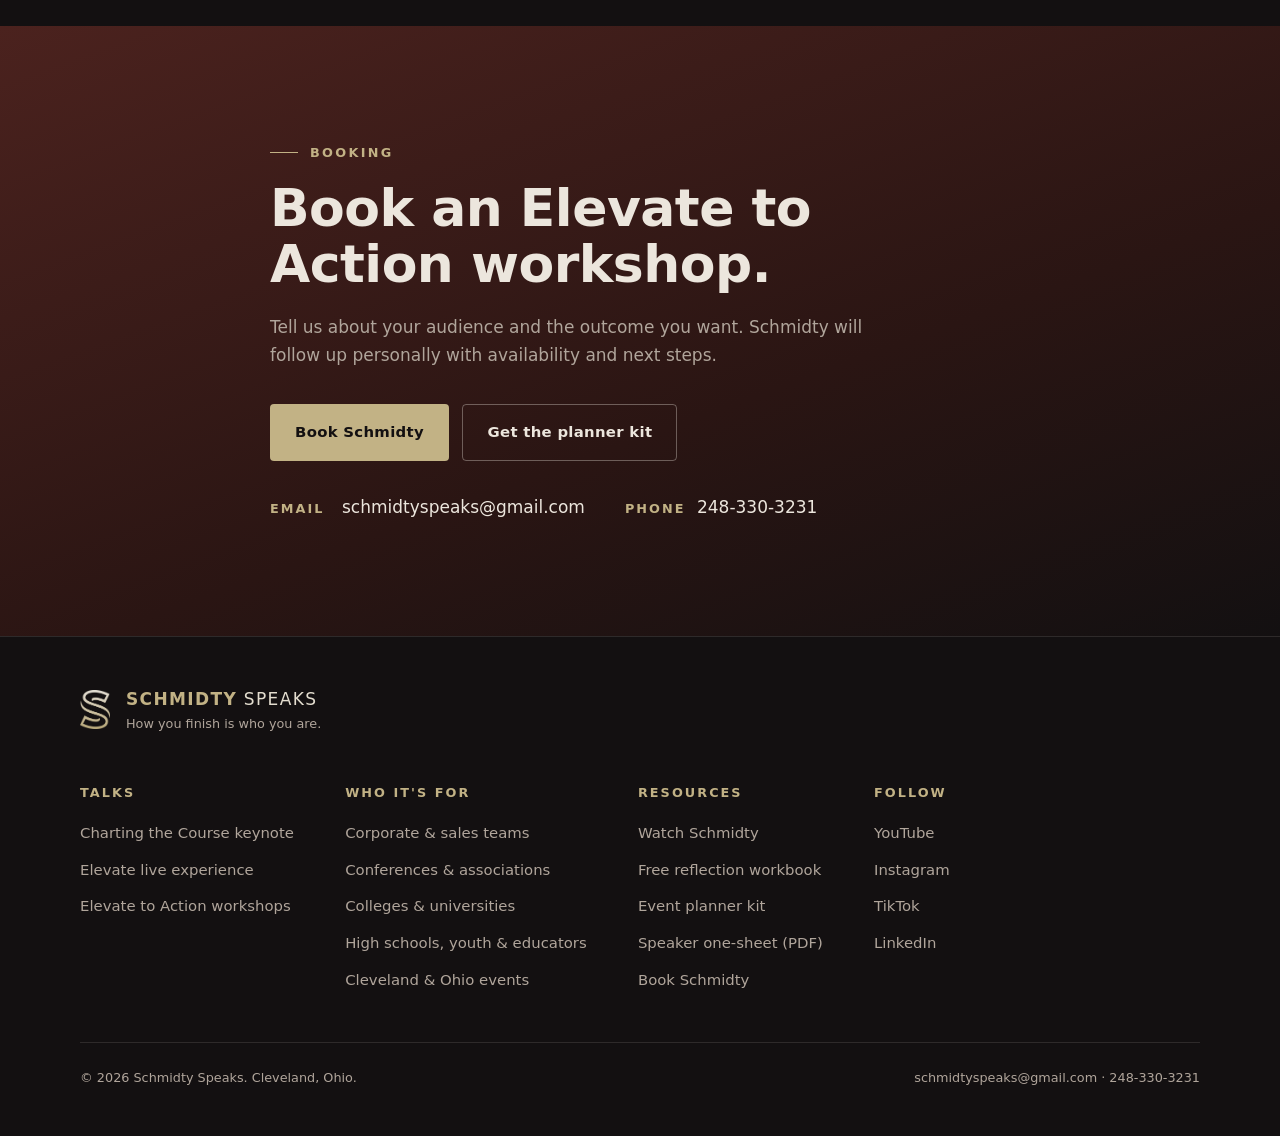
<file: workshops/index.html>
<!doctype html>
<html lang="en">
<head>
<meta charset="utf-8">
<meta name="viewport" content="width=device-width, initial-scale=1">
<title>Elevate to Action Workshops | Leadership Workshop Speaker in Ohio</title>
<meta name="description" content="Interactive Elevate to Action workshops with a take-home workbook. Every section ends with three takeaways and three action commitments. For leadership teams, sales teams, and students.">
<link rel="canonical" href="https://www.schmidtyspeaks.com/workshops/">
<meta property="og:site_name" content="Schmidty Speaks">
<meta property="og:title" content="Elevate to Action Workshops | Leadership Workshop Speaker in Ohio">
<meta property="og:description" content="Interactive Elevate to Action workshops with a take-home workbook. Every section ends with three takeaways and three action commitments. For leadership teams, sales teams, and students.">
<meta property="og:image" content="https://www.schmidtyspeaks.com/assets/stage-wide.jpg">
<meta property="og:image:width" content="1050">
<meta property="og:image:height" content="591">
<meta property="og:type" content="website">
<meta property="og:url" content="https://www.schmidtyspeaks.com/workshops/">
<meta name="twitter:card" content="summary_large_image">
<meta name="twitter:title" content="Elevate to Action Workshops | Leadership Workshop Speaker in Ohio">
<meta name="twitter:description" content="Interactive Elevate to Action workshops with a take-home workbook. Every section ends with three takeaways and three action commitments. For leadership teams, sales teams, and students.">
<meta name="twitter:image" content="https://www.schmidtyspeaks.com/assets/stage-wide.jpg">
<link rel="icon" type="image/png" href="/assets/favicon.png">
<link rel="preconnect" href="https://api.fontshare.com" crossorigin>
<link href="https://api.fontshare.com/v2/css?f[]=clash-display@500,600&display=swap" rel="stylesheet">
<link href="https://api.fontshare.com/v2/css?f[]=satoshi@400,500,700&display=swap" rel="stylesheet">
<link rel="preload" as="image" href="/assets/sail-sunset.jpg">
<link rel="stylesheet" href="/styles.css?v=8">
<script>document.documentElement.classList.add("js")</script>
<script type="application/ld+json">
{"@context":"https://schema.org","@graph":[{"@type":"Service","name":"Elevate to Action workshop","description":"Interactive Elevate to Action workshops with a take-home workbook. Every section ends with three takeaways and three action commitments. For leadership teams, sales teams, and students.","url":"https://www.schmidtyspeaks.com/workshops/","serviceType":"Leadership and sales workshop","provider":{"@type":"Person","@id":"https://www.schmidtyspeaks.com/#geoff","name":"Geoff Schmidt","alternateName":["Schmidty","Schmidty Speaks"],"jobTitle":"Keynote Speaker","url":"https://www.schmidtyspeaks.com/","image":"https://www.schmidtyspeaks.com/assets/stage-wide.jpg","email":"mailto:schmidtyspeaks@gmail.com","telephone":"+1-248-330-3231","alumniOf":{"@type":"CollegeOrUniversity","name":"Michigan State University"},"address":{"@type":"PostalAddress","addressLocality":"Westlake","addressRegion":"OH","addressCountry":"US"},"sameAs":["https://www.youtube.com/@schmidtyspeaks","https://www.instagram.com/schmidtyspeaks/","https://www.tiktok.com/@schmidty.speaks","https://www.linkedin.com/in/geoff-schmidt-78b8a6326"]},"areaServed":[{"@type":"State","name":"Ohio"},{"@type":"Country","name":"United States"}],"audience":{"@type":"Audience","audienceType":"Leadership teams, sales teams, college programs, and schools"}},{"@type":"BreadcrumbList","itemListElement":[{"@type":"ListItem","position":1,"name":"Home","item":"https://www.schmidtyspeaks.com/"},{"@type":"ListItem","position":2,"name":"Talks","item":"https://www.schmidtyspeaks.com/#talks"},{"@type":"ListItem","position":3,"name":"Workshops","item":"https://www.schmidtyspeaks.com/workshops/"}]}]}
</script>
</head>
<body>
<a class="skip" href="#main">Skip to content</a>

<header class="site-header" id="header">
  <div class="wrap header-inner">
    <a class="brand" href="/" aria-label="Schmidty Speaks home">
      <img src="/assets/logo-s.png" alt="" width="28" height="36">
      <span class="brand-word"><b>Schmidty</b> Speaks</span>
    </a>
    <nav class="nav" id="nav" aria-label="Primary">
      <a href="/#watch">Watch</a>
      <a href="/#about">About</a>
      <div class="nav-group is-current">
        <button class="nav-drop-btn" type="button" aria-expanded="false" aria-controls="menu-talks">Talks<svg class="chev" viewBox="0 0 12 12" width="10" height="10" aria-hidden="true"><path d="M2 4l4 4 4-4" fill="none" stroke="currentColor" stroke-width="1.5"/></svg></button>
        <div class="nav-menu" id="menu-talks">
          <a href="/#talks">All talks &amp; formats</a>
          <a href="/keynotes/charting-the-course/">Charting the Course keynote</a>
          <a href="/elevate/">Elevate live experience</a>
          <a href="/workshops/" aria-current="page">Elevate to Action workshops</a>
        </div>
      </div>
      <div class="nav-group">
        <button class="nav-drop-btn" type="button" aria-expanded="false" aria-controls="menu-who">Who it's for<svg class="chev" viewBox="0 0 12 12" width="10" height="10" aria-hidden="true"><path d="M2 4l4 4 4-4" fill="none" stroke="currentColor" stroke-width="1.5"/></svg></button>
        <div class="nav-menu" id="menu-who">
          <a href="/corporate/">Corporate &amp; sales teams</a>
          <a href="/associations/">Conferences &amp; associations</a>
          <a href="/colleges/">Colleges &amp; universities</a>
          <a href="/schools/">High schools, youth &amp; educators</a>
          <a href="/cleveland-keynote-speaker/">Cleveland &amp; Ohio events</a>
        </div>
      </div>
      <a href="/#praise">Praise</a>
      <a href="/planner-kit/">Planner Kit</a>
      <a class="btn btn-gold btn-sm" href="/?type=Workshop#book">Book Schmidty</a>
    </nav>
    <button class="menu-btn" id="menuBtn" aria-expanded="false" aria-controls="nav" aria-label="Open menu">
      <span></span><span></span>
    </button>
  </div>
</header>

<main id="main">

<section class="hero hero--page" id="top">
  <div class="hero-media" aria-hidden="true">
    <img src="/assets/sail-sunset.jpg" alt="" style="object-position:50% 55%">
  </div>
  <div class="wrap hero-inner">
    <nav class="crumbs" aria-label="Breadcrumb"><ol><li><a href="/">Home</a></li><li><a href="/#talks">Talks</a></li><li aria-current="page">Workshops</li></ol></nav>
    <p class="eyebrow">Workshop &middot; Interactive sessions with a workbook</p>
    <h1 class="hero-title">Elevate to Action workshops</h1>
    <p class="hero-sub">Interactive sessions with a take-home workbook. Every section ends with three takeaways and three action commitments, so the talk keeps working after the room clears.</p>
    <div class="hero-ctas">
      <a class="btn btn-gold" href="/?type=Workshop#book">Book Schmidty</a>
      <a class="btn btn-ghost" href="#watch-here"><svg viewBox="0 0 24 24" width="16" height="16" aria-hidden="true"><path fill="currentColor" d="M8 5v14l11-7z"/></svg>Watch</a>
    </div>
  </div>
</section>

<section class="section page-body">
  <div class="wrap prose-grid">
    <article class="prose reveal">

      <h2>The talk that keeps working after the room clears</h2>
      <p>A great keynote can change how people feel. A workshop changes what they do on Monday. <em>Elevate to Action</em> takes the stories and ideas from Schmidty's keynotes and turns them into a working session, with time to think, write, talk with peers, and commit to specific next steps.</p>
      <p>Every participant gets a workbook, and every section of the workshop ends the same way: <b>three takeaways and three action commitments</b>. By the end, each person leaves with a short, personal plan written in their own words, not a stack of slides they will never open again.</p>
      <h2>How a session runs</h2>
      <ul>
        <li><b>Set the heading.</b> Schmidty opens with a story and frames the challenge the group is facing, whether that is a new year, a new role, or a tough stretch.</li>
        <li><b>Reflect.</b> Participants work through the three types of reflection (past, present, and future) with guided prompts in the workbook.</li>
        <li><b>Share.</b> Small-group conversations turn private insights into shared language for the team.</li>
        <li><b>Commit.</b> Each section closes with three takeaways and three action commitments, captured on the page.</li>
      </ul>
      <h2>From the classroom to the boardroom</h2>
      <p>Elevate to Action has been run with college sales students and with corporate leadership teams, and the clips on this page come from both rooms. In the classroom, Schmidty talks about simple habits that separate top performers: just show up, find the person who does it best, and ask for the desk next to the top producer. In the boardroom, the conversation turns to legacy and resilience, including his father's influence and the idea of making it one bad day, not two.</p>
      <p>That range comes from experience. Schmidty spent 22 years at Rocket Mortgage, including six years as a Regional Vice President of Sales and more than a decade as a Director and Senior Director of Banking. He has coached new bankers and led leaders, and he builds workshops around the conversations that actually move people.</p>
      <h2>Formats and customization</h2>
      <p>Workshops can run as a breakout during a conference, a standalone session for a leadership team, or a follow-up to a <a href="/keynotes/charting-the-course/">Charting the Course keynote</a> the same day. They also work as part of a custom curriculum for <a href="/schools/">schools</a> and leadership retreats. Schmidty tailors the prompts, examples, and length to the group, and the workbook can be adapted to your theme. Popular fits include <a href="/corporate/">sales kickoffs and leadership offsites</a> and <a href="/colleges/">college sales programs</a>.</p>
      <h2>Try the workbook first</h2>
      <p>Want a feel for the format? The free <a href="/reflection-workbook/">3 Types of Reflection mini-workbook</a> uses the same structure as the workshop: a framing for each type of reflection, three prompts, room to write, and a page for your three action commitments. It is a useful preview for planners and a good pre-read before a session.</p>
    </article>
    <aside class="aside-card reveal" aria-label="At a glance">
      <p class="tag">At a glance</p>
      <dl class="glance"><div><dt>Format</dt><dd>Interactive workshop or breakout</dd></div><div><dt>Includes</dt><dd>Take-home workbook for every participant</dd></div><div><dt>Structure</dt><dd>Three takeaways and three action commitments per section</dd></div><div><dt>Best for</dt><dd>Leadership teams, sales teams, college programs, retreats</dd></div><div><dt>Pairs with</dt><dd>Charting the Course keynote</dd></div></dl>
      <a class="btn btn-gold btn-block" href="/?type=Workshop#book">Book Schmidty</a>
      <a class="btn btn-ghost btn-block" href="/planner-kit/">Planner kit &amp; bios</a>
    </aside>
  </div>
</section>

<section class="section watch page-watch" id="watch-here">
  <div class="wrap">
    <div class="section-head reveal">
      <div>
        <p class="kicker">Watch</p>
        <h2 class="h2">Workshops in action.</h2>
      </div>
      <a class="btn btn-ghost head-cta" href="https://www.youtube.com/@schmidtyspeaks/videos" target="_blank" rel="noopener">More on YouTube</a>
    </div>

    <div class="player reveal" id="player-work" data-id="1VMv_w1eqRA">
      <button class="player-poster" aria-label="Play video: 3 Types of Reflection">
        <img src="/assets/yt/1VMv_w1eqRA.jpg" alt="" loading="lazy">
        <span class="play-ring" aria-hidden="true"><svg viewBox="0 0 24 24" width="28" height="28"><path fill="currentColor" d="M8 5v14l11-7z"/></svg></span>
      </button>
      <div class="player-meta">
        <p class="tag">Now showing</p>
        <h3 class="h3">3 Types of Reflection</h3>
      </div>
    </div>
    <ul class="video-grid video-grid--sub" data-player="player-work">
      <li><button class="vid is-active" data-id="1VMv_w1eqRA" data-title="3 Types of Reflection"><span class="vid-thumb"><img src="/assets/yt/1VMv_w1eqRA.jpg" alt="" loading="lazy"><i class="vid-play" aria-hidden="true"><svg viewBox="0 0 24 24" width="14" height="14"><path fill="currentColor" d="M8 5v14l11-7z"/></svg></i></span><span class="vid-title">3 Types of Reflection</span></button></li>
      <li><button class="vid" data-id="U0_migt1C8I" data-title="Sales and Entrepreneurship Have So Much in Common"><span class="vid-thumb"><img src="/assets/yt/U0_migt1C8I.jpg" alt="" loading="lazy"><i class="vid-play" aria-hidden="true"><svg viewBox="0 0 24 24" width="14" height="14"><path fill="currentColor" d="M8 5v14l11-7z"/></svg></i></span><span class="vid-title">Sales and Entrepreneurship Have So Much in Common</span></button></li>
    </ul>
    <div class="reels-head reveal">
      <div>
        <p class="kicker">From the classroom to the boardroom</p>
        <h3 class="h3">Real moments from real sessions</h3>
      </div>
      <p class="reels-note">Clips from sessions with college sales students and corporate leadership teams.</p>
    </div>
    <ul class="reels clips reveal session-clips">
      <li class="clip"><span class="clip-media"><video src="/assets/clips/just-show-up.mp4" poster="/assets/clips/just-show-up.jpg" controls playsinline preload="none" aria-label="“Just show up”"></video><span class="reel-badge">Classroom</span></span><span class="clip-title">“Just show up”</span></li><li class="clip"><span class="clip-media"><video src="/assets/clips/feed-your-mind.mp4" poster="/assets/clips/feed-your-mind.jpg" controls playsinline preload="none" aria-label="Find the person who does it best"></video><span class="reel-badge">Classroom</span></span><span class="clip-title">Find the person who does it best</span></li><li class="clip"><span class="clip-media"><video src="/assets/clips/sit-next-to-the-best.mp4" poster="/assets/clips/sit-next-to-the-best.jpg" controls playsinline preload="none" aria-label="The desk next to the top producer"></video><span class="reel-badge">Classroom</span></span><span class="clip-title">The desk next to the top producer</span></li><li class="clip"><span class="clip-media"><video src="/assets/clips/dads-legacy.mp4" poster="/assets/clips/dads-legacy.jpg" controls playsinline preload="none" aria-label="My dad’s legacy"></video><span class="reel-badge">Boardroom</span></span><span class="clip-title">My dad’s legacy</span></li><li class="clip"><span class="clip-media"><video src="/assets/clips/make-it-one.mp4" poster="/assets/clips/make-it-one.jpg" controls playsinline preload="none" aria-label="Make it one bad day, not two"></video><span class="reel-badge">Boardroom</span></span><span class="clip-title">Make it one bad day, not two</span></li>
    </ul>
  </div>
</section>

<section class="section praise praise--single" aria-label="Testimonial">
  <div class="wrap">
    <p class="kicker reveal">What people say</p>
    <figure class="testimonial t-lead t-single reveal">
      <blockquote>“One of the most impactful moments of the experience was when Geoff Schmidt spoke about leading teams and helping others recognize their potential. His energy was unmatched, and the motivation he sparked in that room is something I'll never forget.”</blockquote>
      <figcaption><b>Von Agyekum</b>Strategic Leadership Major, The Schey Sales Centre</figcaption>
    </figure>
    <p class="praise-more reveal"><a class="text-link text-link--dark" href="/#praise">Read more praise</a></p>
  </div>
</section>


<section class="wb-band" aria-label="Free reflection workbook">
  <div class="wrap wb-band-inner reveal">
    <img class="wb-cover" src="/assets/downloads/workbook-cover.jpg" alt="Cover of the 3 Types of Reflection mini-workbook" width="300" height="388" loading="lazy">
    <div class="wb-copy">
      <p class="kicker">Free download</p>
      <h2 class="h3">The 3 Types of Reflection mini-workbook</h2>
      <p>Past, present, and future: the framework from Schmidty's keynote, with prompts, room to write, and a page for your three action commitments. Print it for your team or use it yourself.</p>
    </div>
    <a class="btn btn-gold" href="/reflection-workbook/">Get the free workbook</a>
  </div>
</section>


<section class="section related" aria-label="Related">
  <div class="wrap">
    <div class="section-head reveal"><p class="kicker">Keep exploring</p><h2 class="h2">More ways to bring Schmidty in.</h2></div>
    <ul class="related-grid reveal"><li><a class="related-card" href="/keynotes/charting-the-course/"><img src="/assets/sail-underway.jpg" alt="" loading="lazy"><span class="related-body"><span class="tag">Signature keynote</span><span class="related-title">Charting the Course to Our Future</span><span class="related-go">Learn more</span></span></a></li><li><a class="related-card" href="/corporate/"><img src="/assets/stage-closeup.jpg" alt="" loading="lazy"><span class="related-body"><span class="tag">Who it's for</span><span class="related-title">Sales kickoffs &amp; leadership events</span><span class="related-go">Learn more</span></span></a></li><li><a class="related-card" href="/colleges/"><img src="/assets/yt/XL_8BrN3oXg.jpg" alt="" loading="lazy"><span class="related-body"><span class="tag">Who it's for</span><span class="related-title">College sales programs &amp; student leaders</span><span class="related-go">Learn more</span></span></a></li></ul>
  </div>
</section>


<section class="section book cta-band" aria-label="Book Schmidty">
  <div class="wrap cta-inner reveal">
    <p class="kicker">Booking</p>
    <h2 class="h2">Book an Elevate to Action workshop.</h2>
    <p>Tell us about your audience and the outcome you want. Schmidty will follow up personally with availability and next steps.</p>
    <div class="hero-ctas">
      <a class="btn btn-gold" href="/?type=Workshop#book">Book Schmidty</a>
      <a class="btn btn-ghost" href="/planner-kit/">Get the planner kit</a>
    </div>
    <ul class="contact-list contact-inline">
      <li><span>Email</span><a href="mailto:schmidtyspeaks@gmail.com">schmidtyspeaks@gmail.com</a></li>
      <li><span>Phone</span><a href="tel:+12483303231">248-330-3231</a></li>
    </ul>
  </div>
</section>

</main>

<footer class="site-footer">
  <div class="wrap">
    <div class="footer-top">
      <div class="footer-brand">
        <img src="/assets/logo-s.png" alt="" width="34" height="44">
        <div>
          <p class="footer-word"><b>Schmidty</b> Speaks</p>
          <p class="footer-tag">How you finish is who you are.</p>
        </div>
      </div>
      <nav class="footer-cols" aria-label="Footer">
        <div>
          <p class="footer-h">Talks</p>
          <ul><li><a href="/keynotes/charting-the-course/">Charting the Course keynote</a></li><li><a href="/elevate/">Elevate live experience</a></li><li><a href="/workshops/">Elevate to Action workshops</a></li></ul>
        </div>
        <div>
          <p class="footer-h">Who it's for</p>
          <ul><li><a href="/corporate/">Corporate &amp; sales teams</a></li><li><a href="/associations/">Conferences &amp; associations</a></li><li><a href="/colleges/">Colleges &amp; universities</a></li><li><a href="/schools/">High schools, youth &amp; educators</a></li><li><a href="/cleveland-keynote-speaker/">Cleveland &amp; Ohio events</a></li></ul>
        </div>
        <div>
          <p class="footer-h">Resources</p>
          <ul><li><a href="/#watch">Watch Schmidty</a></li><li><a href="/reflection-workbook/">Free reflection workbook</a></li><li><a href="/planner-kit/">Event planner kit</a></li><li><a href="/assets/downloads/schmidty-speaks-one-sheet.pdf">Speaker one-sheet (PDF)</a></li><li><a href="/#book">Book Schmidty</a></li></ul>
        </div>
        <div>
          <p class="footer-h">Follow</p>
          <ul><li><a href="https://www.youtube.com/@schmidtyspeaks" target="_blank" rel="noopener">YouTube</a></li><li><a href="https://www.instagram.com/schmidtyspeaks/" target="_blank" rel="noopener">Instagram</a></li><li><a href="https://www.tiktok.com/@schmidty.speaks" target="_blank" rel="noopener">TikTok</a></li><li><a href="https://www.linkedin.com/in/geoff-schmidt-78b8a6326" target="_blank" rel="noopener">LinkedIn</a></li></ul>
        </div>
      </nav>
    </div>
    <div class="footer-bottom">
      <p class="footer-copy">&copy; 2026 Schmidty Speaks. Cleveland, Ohio.</p>
      <p class="footer-copy"><a href="mailto:schmidtyspeaks@gmail.com">schmidtyspeaks@gmail.com</a> &middot; <a href="tel:+12483303231">248-330-3231</a></p>
    </div>
  </div>
</footer>

<script src="/analytics.js?v=1" defer></script>
<script src="/app.js?v=4" defer></script>
</body>
</html>
</file>
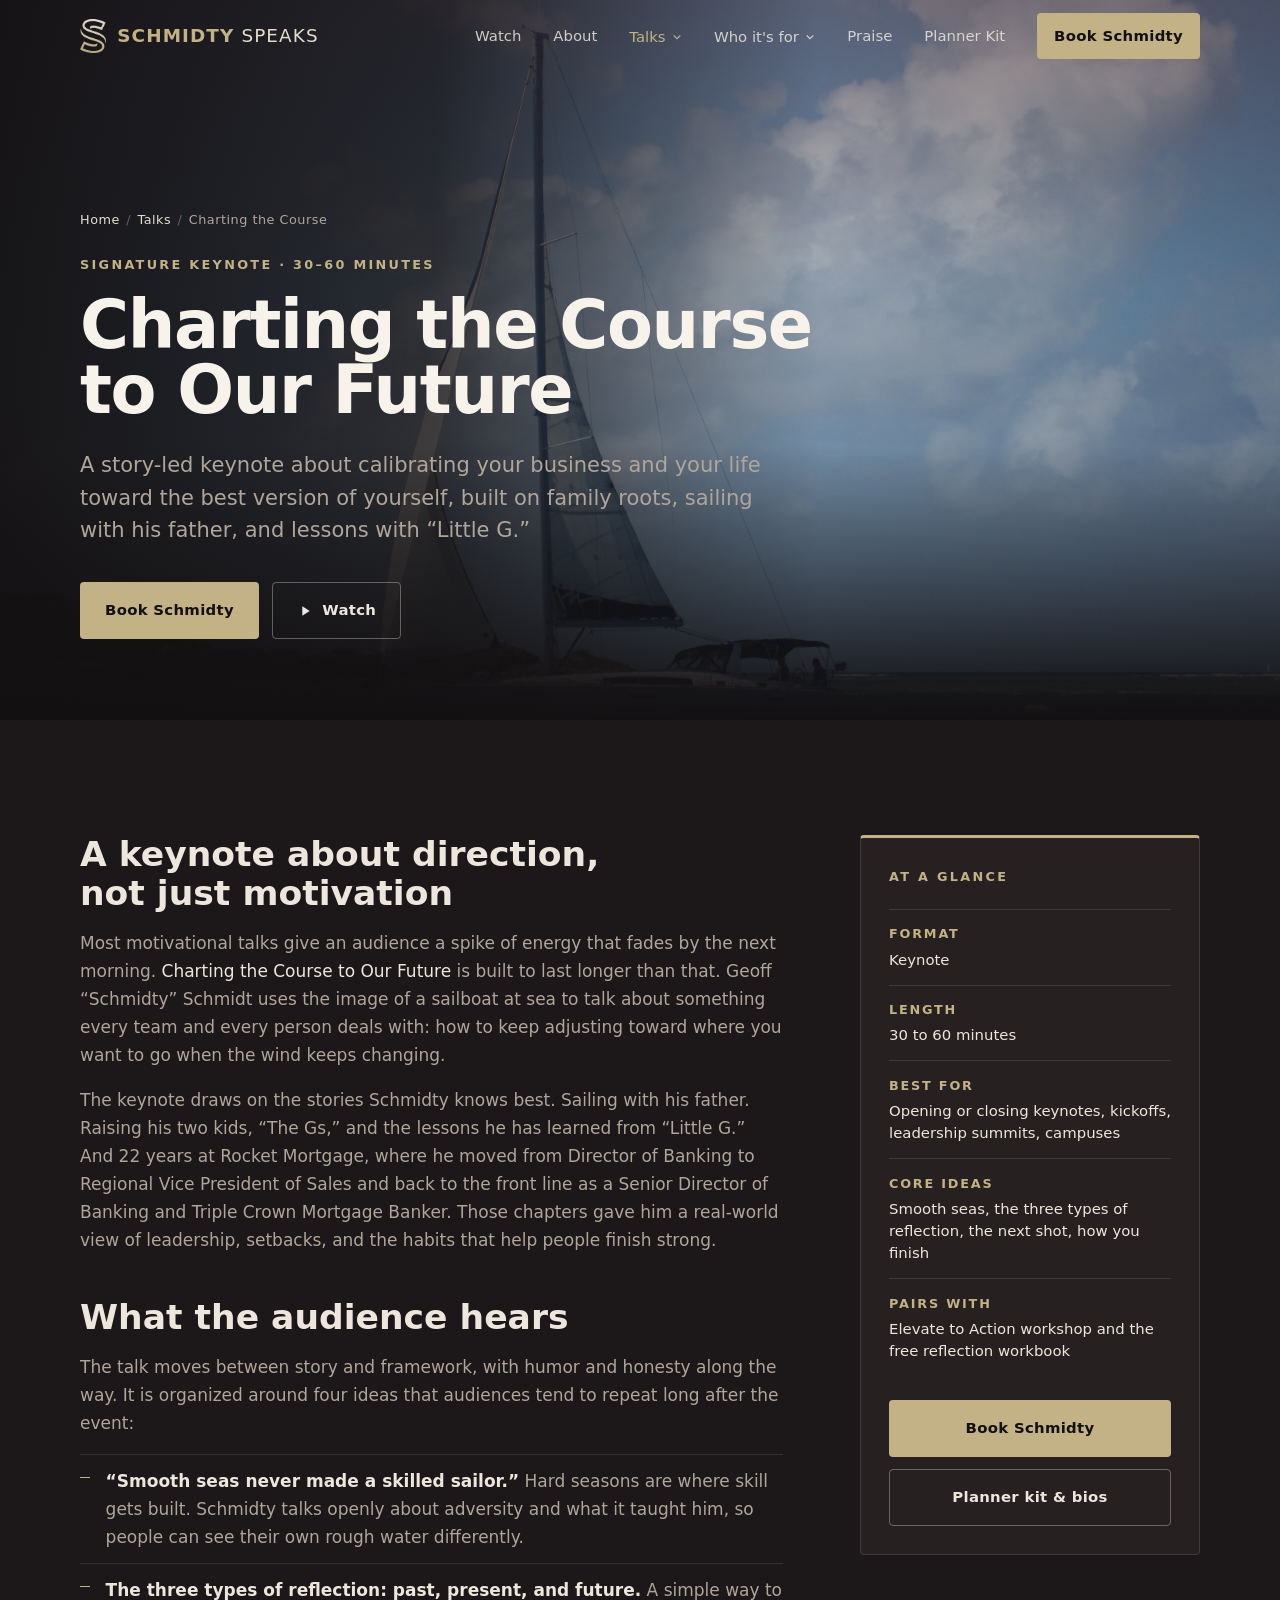
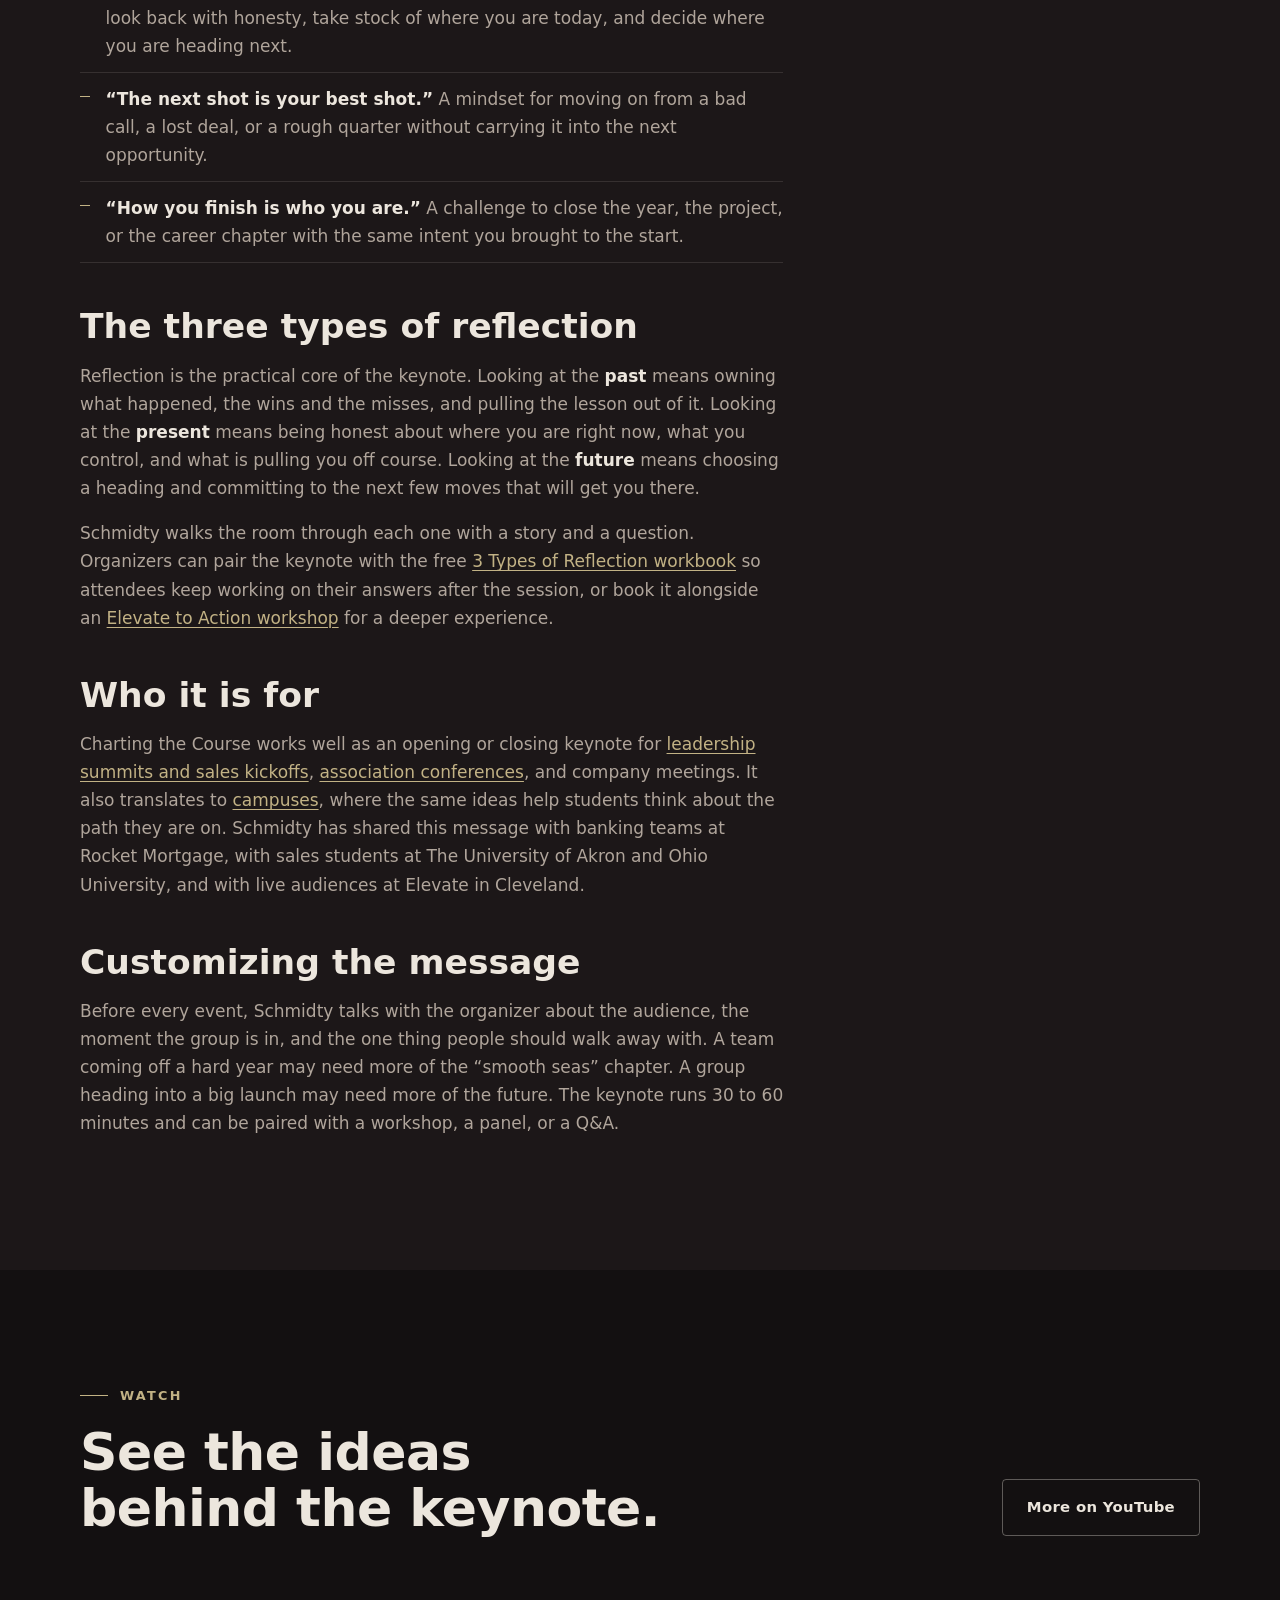
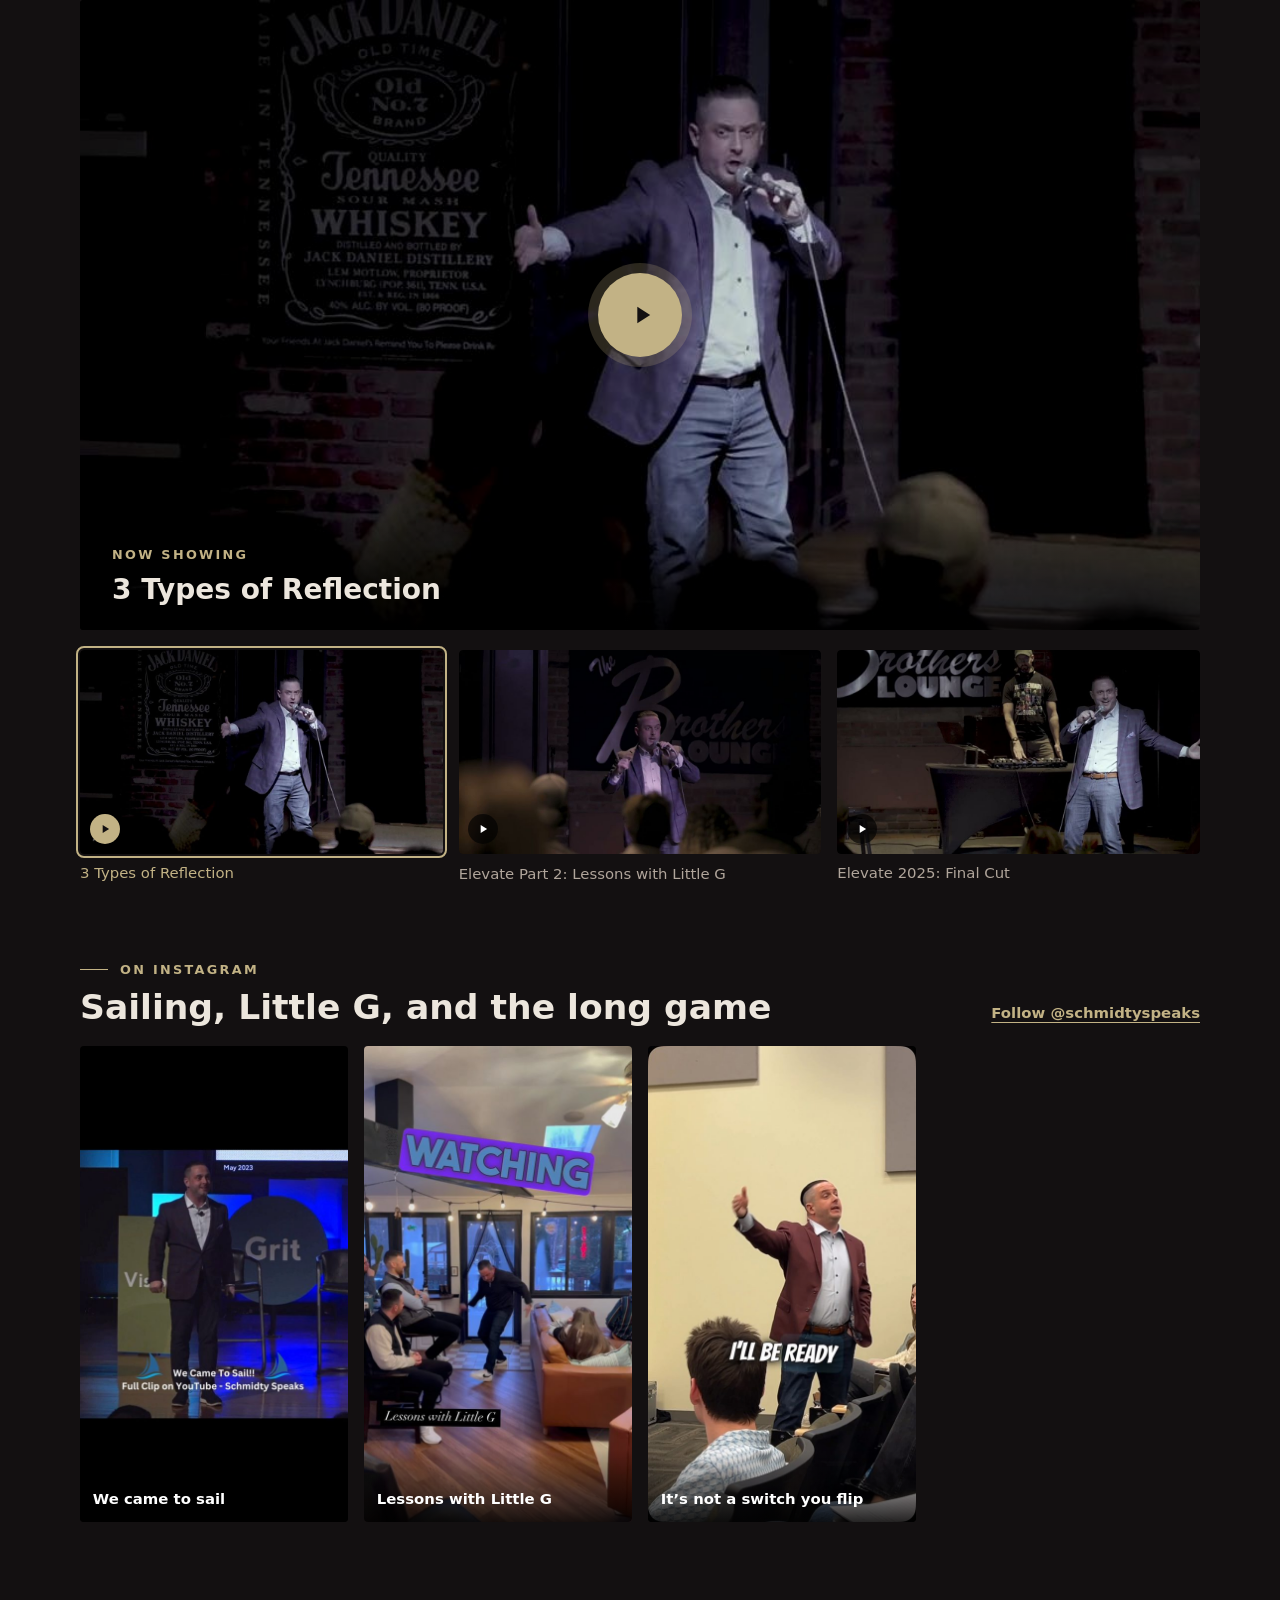
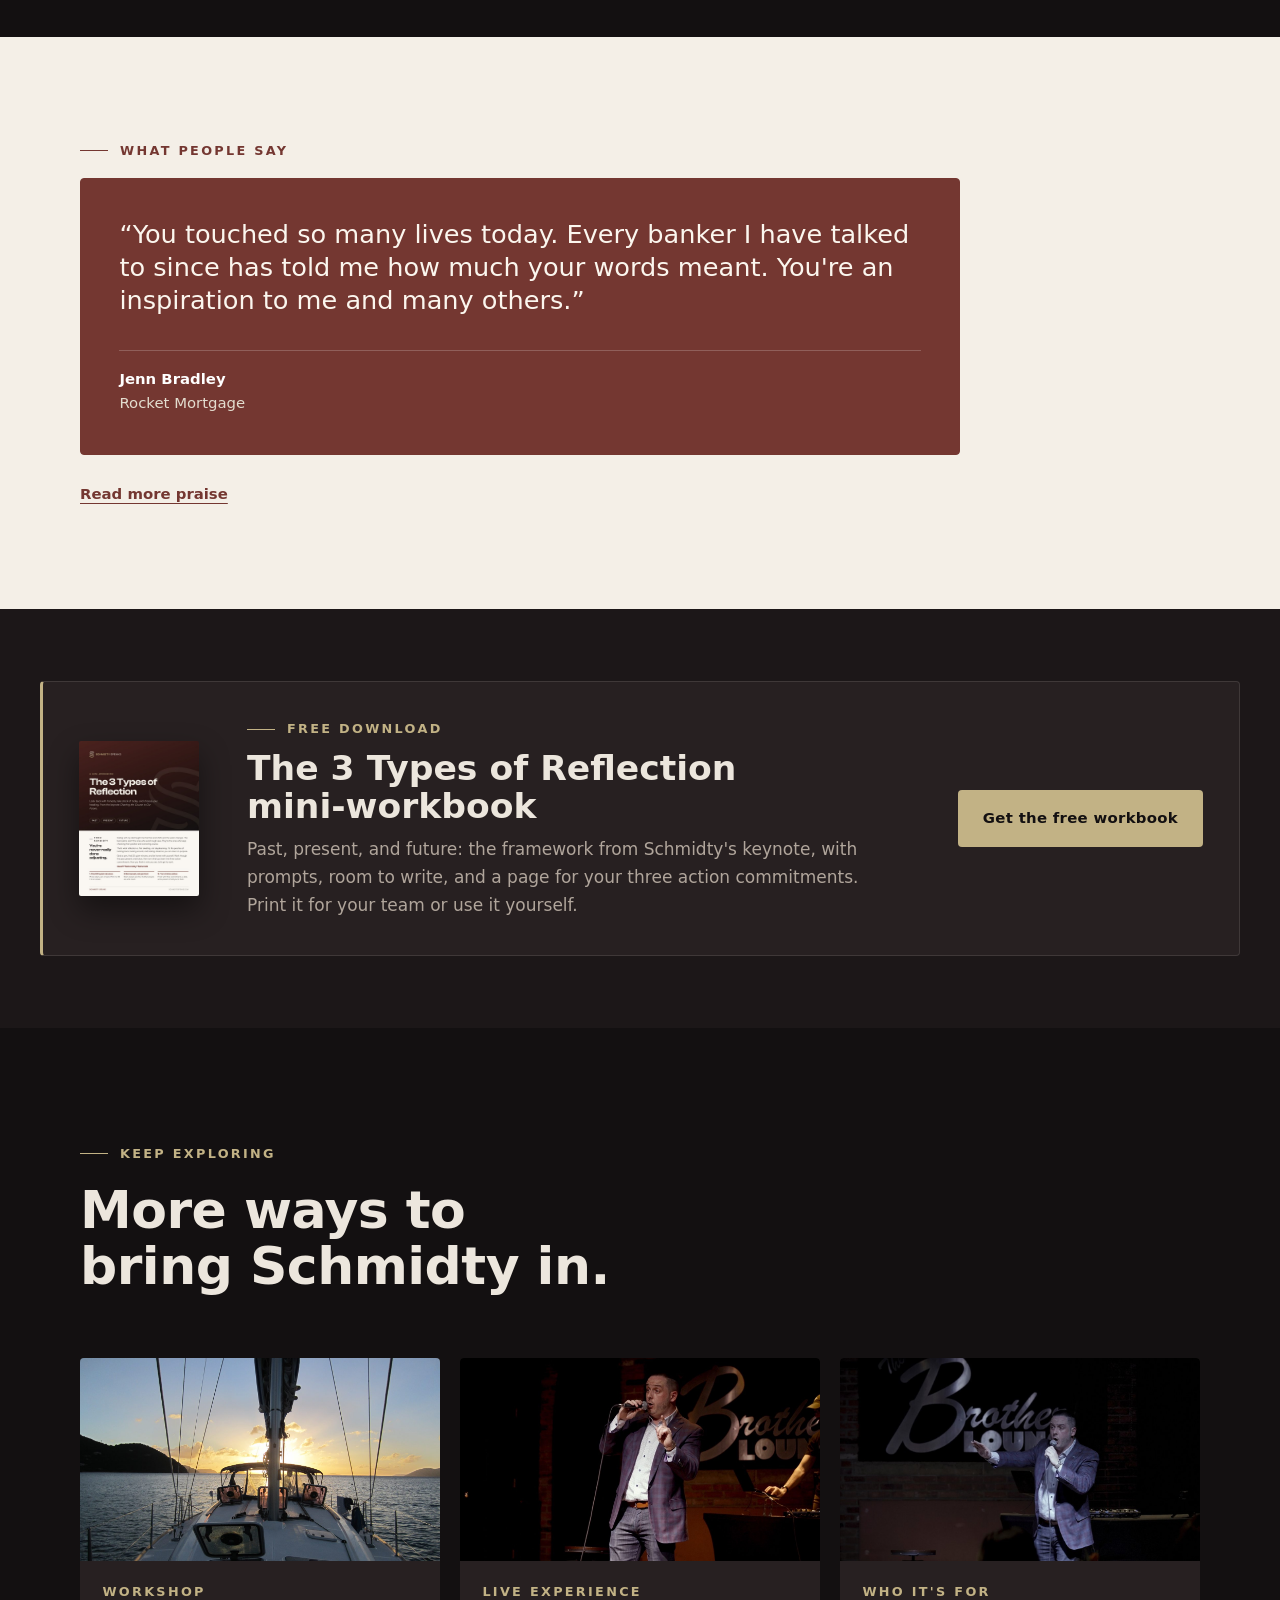
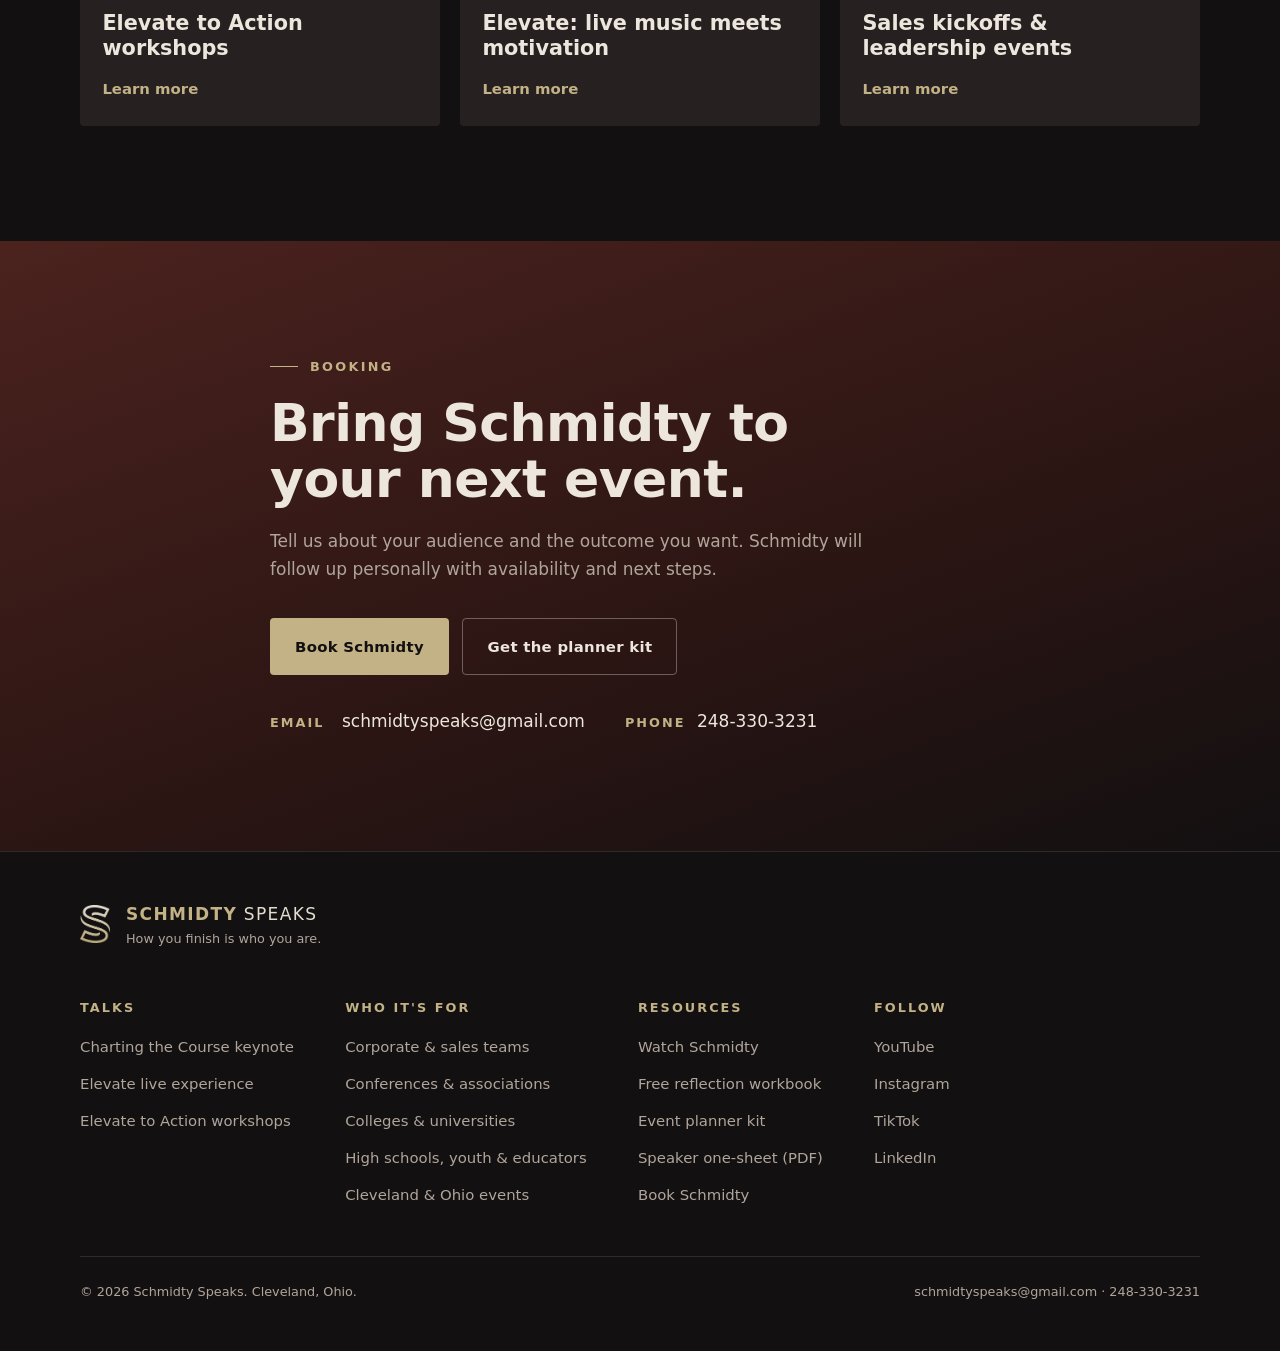
<file: keynotes/charting-the-course/index.html>
<!doctype html>
<html lang="en">
<head>
<meta charset="utf-8">
<meta name="viewport" content="width=device-width, initial-scale=1">
<title>Charting the Course to Our Future | Keynote by Geoff Schmidt</title>
<meta name="description" content="Schmidty&#x27;s signature keynote on reflection, resilience, and direction: sailing stories, lessons with Little G, and the three types of reflection. 30 to 60 minutes.">
<link rel="canonical" href="https://www.schmidtyspeaks.com/keynotes/charting-the-course/">
<meta property="og:site_name" content="Schmidty Speaks">
<meta property="og:title" content="Charting the Course to Our Future | Keynote by Geoff Schmidt">
<meta property="og:description" content="Schmidty&#x27;s signature keynote on reflection, resilience, and direction: sailing stories, lessons with Little G, and the three types of reflection. 30 to 60 minutes.">
<meta property="og:image" content="https://www.schmidtyspeaks.com/assets/stage-wide.jpg">
<meta property="og:image:width" content="1050">
<meta property="og:image:height" content="591">
<meta property="og:type" content="website">
<meta property="og:url" content="https://www.schmidtyspeaks.com/keynotes/charting-the-course/">
<meta name="twitter:card" content="summary_large_image">
<meta name="twitter:title" content="Charting the Course to Our Future | Keynote by Geoff Schmidt">
<meta name="twitter:description" content="Schmidty&#x27;s signature keynote on reflection, resilience, and direction: sailing stories, lessons with Little G, and the three types of reflection. 30 to 60 minutes.">
<meta name="twitter:image" content="https://www.schmidtyspeaks.com/assets/stage-wide.jpg">
<link rel="icon" type="image/png" href="/assets/favicon.png">
<link rel="preconnect" href="https://api.fontshare.com" crossorigin>
<link href="https://api.fontshare.com/v2/css?f[]=clash-display@500,600&display=swap" rel="stylesheet">
<link href="https://api.fontshare.com/v2/css?f[]=satoshi@400,500,700&display=swap" rel="stylesheet">
<link rel="preload" as="image" href="/assets/sail-underway.jpg">
<link rel="stylesheet" href="/styles.css?v=8">
<script>document.documentElement.classList.add("js")</script>
<script type="application/ld+json">
{"@context":"https://schema.org","@graph":[{"@type":"Service","name":"Charting the Course to Our Future keynote","description":"Schmidty's signature keynote on reflection, resilience, and direction: sailing stories, lessons with Little G, and the three types of reflection. 30 to 60 minutes.","url":"https://www.schmidtyspeaks.com/keynotes/charting-the-course/","serviceType":"Keynote speaking","provider":{"@type":"Person","@id":"https://www.schmidtyspeaks.com/#geoff","name":"Geoff Schmidt","alternateName":["Schmidty","Schmidty Speaks"],"jobTitle":"Keynote Speaker","url":"https://www.schmidtyspeaks.com/","image":"https://www.schmidtyspeaks.com/assets/stage-wide.jpg","email":"mailto:schmidtyspeaks@gmail.com","telephone":"+1-248-330-3231","alumniOf":{"@type":"CollegeOrUniversity","name":"Michigan State University"},"address":{"@type":"PostalAddress","addressLocality":"Westlake","addressRegion":"OH","addressCountry":"US"},"sameAs":["https://www.youtube.com/@schmidtyspeaks","https://www.instagram.com/schmidtyspeaks/","https://www.tiktok.com/@schmidty.speaks","https://www.linkedin.com/in/geoff-schmidt-78b8a6326"]},"areaServed":[{"@type":"State","name":"Ohio"},{"@type":"Country","name":"United States"}],"audience":{"@type":"Audience","audienceType":"Leadership teams, sales organizations, conferences, and universities"}},{"@type":"BreadcrumbList","itemListElement":[{"@type":"ListItem","position":1,"name":"Home","item":"https://www.schmidtyspeaks.com/"},{"@type":"ListItem","position":2,"name":"Talks","item":"https://www.schmidtyspeaks.com/#talks"},{"@type":"ListItem","position":3,"name":"Charting the Course","item":"https://www.schmidtyspeaks.com/keynotes/charting-the-course/"}]}]}
</script>
</head>
<body>
<a class="skip" href="#main">Skip to content</a>

<header class="site-header" id="header">
  <div class="wrap header-inner">
    <a class="brand" href="/" aria-label="Schmidty Speaks home">
      <img src="/assets/logo-s.png" alt="" width="28" height="36">
      <span class="brand-word"><b>Schmidty</b> Speaks</span>
    </a>
    <nav class="nav" id="nav" aria-label="Primary">
      <a href="/#watch">Watch</a>
      <a href="/#about">About</a>
      <div class="nav-group is-current">
        <button class="nav-drop-btn" type="button" aria-expanded="false" aria-controls="menu-talks">Talks<svg class="chev" viewBox="0 0 12 12" width="10" height="10" aria-hidden="true"><path d="M2 4l4 4 4-4" fill="none" stroke="currentColor" stroke-width="1.5"/></svg></button>
        <div class="nav-menu" id="menu-talks">
          <a href="/#talks">All talks &amp; formats</a>
          <a href="/keynotes/charting-the-course/" aria-current="page">Charting the Course keynote</a>
          <a href="/elevate/">Elevate live experience</a>
          <a href="/workshops/">Elevate to Action workshops</a>
        </div>
      </div>
      <div class="nav-group">
        <button class="nav-drop-btn" type="button" aria-expanded="false" aria-controls="menu-who">Who it's for<svg class="chev" viewBox="0 0 12 12" width="10" height="10" aria-hidden="true"><path d="M2 4l4 4 4-4" fill="none" stroke="currentColor" stroke-width="1.5"/></svg></button>
        <div class="nav-menu" id="menu-who">
          <a href="/corporate/">Corporate &amp; sales teams</a>
          <a href="/associations/">Conferences &amp; associations</a>
          <a href="/colleges/">Colleges &amp; universities</a>
          <a href="/schools/">High schools, youth &amp; educators</a>
          <a href="/cleveland-keynote-speaker/">Cleveland &amp; Ohio events</a>
        </div>
      </div>
      <a href="/#praise">Praise</a>
      <a href="/planner-kit/">Planner Kit</a>
      <a class="btn btn-gold btn-sm" href="/?type=Keynote#book">Book Schmidty</a>
    </nav>
    <button class="menu-btn" id="menuBtn" aria-expanded="false" aria-controls="nav" aria-label="Open menu">
      <span></span><span></span>
    </button>
  </div>
</header>

<main id="main">

<section class="hero hero--page" id="top">
  <div class="hero-media" aria-hidden="true">
    <img src="/assets/sail-underway.jpg" alt="" style="object-position:50% 45%">
  </div>
  <div class="wrap hero-inner">
    <nav class="crumbs" aria-label="Breadcrumb"><ol><li><a href="/">Home</a></li><li><a href="/#talks">Talks</a></li><li aria-current="page">Charting the Course</li></ol></nav>
    <p class="eyebrow">Signature keynote &middot; 30&ndash;60 minutes</p>
    <h1 class="hero-title">Charting the Course to Our Future</h1>
    <p class="hero-sub">A story-led keynote about calibrating your business and your life toward the best version of yourself, built on family roots, sailing with his father, and lessons with “Little G.”</p>
    <div class="hero-ctas">
      <a class="btn btn-gold" href="/?type=Keynote#book">Book Schmidty</a>
      <a class="btn btn-ghost" href="#watch-here"><svg viewBox="0 0 24 24" width="16" height="16" aria-hidden="true"><path fill="currentColor" d="M8 5v14l11-7z"/></svg>Watch</a>
    </div>
  </div>
</section>

<section class="section page-body">
  <div class="wrap prose-grid">
    <article class="prose reveal">

      <h2>A keynote about direction, not just motivation</h2>
      <p>Most motivational talks give an audience a spike of energy that fades by the next morning. <em>Charting the Course to Our Future</em> is built to last longer than that. Geoff “Schmidty” Schmidt uses the image of a sailboat at sea to talk about something every team and every person deals with: how to keep adjusting toward where you want to go when the wind keeps changing.</p>
      <p>The keynote draws on the stories Schmidty knows best. Sailing with his father. Raising his two kids, “The Gs,” and the lessons he has learned from “Little G.” And 22 years at Rocket Mortgage, where he moved from Director of Banking to Regional Vice President of Sales and back to the front line as a Senior Director of Banking and Triple Crown Mortgage Banker. Those chapters gave him a real-world view of leadership, setbacks, and the habits that help people finish strong.</p>
      <h2>What the audience hears</h2>
      <p>The talk moves between story and framework, with humor and honesty along the way. It is organized around four ideas that audiences tend to repeat long after the event:</p>
      <ul>
        <li><b>“Smooth seas never made a skilled sailor.”</b> Hard seasons are where skill gets built. Schmidty talks openly about adversity and what it taught him, so people can see their own rough water differently.</li>
        <li><b>The three types of reflection: past, present, and future.</b> A simple way to look back with honesty, take stock of where you are today, and decide where you are heading next.</li>
        <li><b>“The next shot is your best shot.”</b> A mindset for moving on from a bad call, a lost deal, or a rough quarter without carrying it into the next opportunity.</li>
        <li><b>“How you finish is who you are.”</b> A challenge to close the year, the project, or the career chapter with the same intent you brought to the start.</li>
      </ul>
      <h2>The three types of reflection</h2>
      <p>Reflection is the practical core of the keynote. Looking at the <b>past</b> means owning what happened, the wins and the misses, and pulling the lesson out of it. Looking at the <b>present</b> means being honest about where you are right now, what you control, and what is pulling you off course. Looking at the <b>future</b> means choosing a heading and committing to the next few moves that will get you there.</p>
      <p>Schmidty walks the room through each one with a story and a question. Organizers can pair the keynote with the free <a href="/reflection-workbook/">3 Types of Reflection workbook</a> so attendees keep working on their answers after the session, or book it alongside an <a href="/workshops/">Elevate to Action workshop</a> for a deeper experience.</p>
      <h2>Who it is for</h2>
      <p>Charting the Course works well as an opening or closing keynote for <a href="/corporate/">leadership summits and sales kickoffs</a>, <a href="/associations/">association conferences</a>, and company meetings. It also translates to <a href="/colleges/">campuses</a>, where the same ideas help students think about the path they are on. Schmidty has shared this message with banking teams at Rocket Mortgage, with sales students at The University of Akron and Ohio University, and with live audiences at Elevate in Cleveland.</p>
      <h2>Customizing the message</h2>
      <p>Before every event, Schmidty talks with the organizer about the audience, the moment the group is in, and the one thing people should walk away with. A team coming off a hard year may need more of the “smooth seas” chapter. A group heading into a big launch may need more of the future. The keynote runs 30 to 60 minutes and can be paired with a workshop, a panel, or a Q&amp;A.</p>
    </article>
    <aside class="aside-card reveal" aria-label="At a glance">
      <p class="tag">At a glance</p>
      <dl class="glance"><div><dt>Format</dt><dd>Keynote</dd></div><div><dt>Length</dt><dd>30 to 60 minutes</dd></div><div><dt>Best for</dt><dd>Opening or closing keynotes, kickoffs, leadership summits, campuses</dd></div><div><dt>Core ideas</dt><dd>Smooth seas, the three types of reflection, the next shot, how you finish</dd></div><div><dt>Pairs with</dt><dd>Elevate to Action workshop and the free reflection workbook</dd></div></dl>
      <a class="btn btn-gold btn-block" href="/?type=Keynote#book">Book Schmidty</a>
      <a class="btn btn-ghost btn-block" href="/planner-kit/">Planner kit &amp; bios</a>
    </aside>
  </div>
</section>

<section class="section watch page-watch" id="watch-here">
  <div class="wrap">
    <div class="section-head reveal">
      <div>
        <p class="kicker">Watch</p>
        <h2 class="h2">See the ideas behind the keynote.</h2>
      </div>
      <a class="btn btn-ghost head-cta" href="https://www.youtube.com/@schmidtyspeaks/videos" target="_blank" rel="noopener">More on YouTube</a>
    </div>

    <div class="player reveal" id="player-chart" data-id="1VMv_w1eqRA">
      <button class="player-poster" aria-label="Play video: 3 Types of Reflection">
        <img src="/assets/yt/1VMv_w1eqRA.jpg" alt="" loading="lazy">
        <span class="play-ring" aria-hidden="true"><svg viewBox="0 0 24 24" width="28" height="28"><path fill="currentColor" d="M8 5v14l11-7z"/></svg></span>
      </button>
      <div class="player-meta">
        <p class="tag">Now showing</p>
        <h3 class="h3">3 Types of Reflection</h3>
      </div>
    </div>
    <ul class="video-grid video-grid--sub" data-player="player-chart">
      <li><button class="vid is-active" data-id="1VMv_w1eqRA" data-title="3 Types of Reflection"><span class="vid-thumb"><img src="/assets/yt/1VMv_w1eqRA.jpg" alt="" loading="lazy"><i class="vid-play" aria-hidden="true"><svg viewBox="0 0 24 24" width="14" height="14"><path fill="currentColor" d="M8 5v14l11-7z"/></svg></i></span><span class="vid-title">3 Types of Reflection</span></button></li>
      <li><button class="vid" data-id="OvHZwMlIizE" data-title="Elevate Part 2: Lessons with Little G"><span class="vid-thumb"><img src="/assets/yt/OvHZwMlIizE.jpg" alt="" loading="lazy"><i class="vid-play" aria-hidden="true"><svg viewBox="0 0 24 24" width="14" height="14"><path fill="currentColor" d="M8 5v14l11-7z"/></svg></i></span><span class="vid-title">Elevate Part 2: Lessons with Little G</span></button></li>
      <li><button class="vid" data-id="6aMfyfReLpI" data-title="Elevate 2025: Final Cut"><span class="vid-thumb"><img src="/assets/yt/6aMfyfReLpI.jpg" alt="" loading="lazy"><i class="vid-play" aria-hidden="true"><svg viewBox="0 0 24 24" width="14" height="14"><path fill="currentColor" d="M8 5v14l11-7z"/></svg></i></span><span class="vid-title">Elevate 2025: Final Cut</span></button></li>
    </ul>
    <div class="reels-head reveal">
      <div>
        <p class="kicker">On Instagram</p>
        <h3 class="h3">Sailing, Little G, and the long game</h3>
      </div>
      <a class="text-link" href="https://www.instagram.com/schmidtyspeaks/" target="_blank" rel="noopener">Follow @schmidtyspeaks</a>
    </div>
    <ul class="reels ig-reels reveal clips-3"><li><a class="reel" href="https://www.instagram.com/schmidtyspeaks/reel/Cvv2UcjAPBx/" target="_blank" rel="noopener" aria-label="Watch on Instagram: We came to sail"><img src="/assets/ig/Cvv2UcjAPBx.jpg?v=2" alt="" loading="lazy"><span class="reel-title">We came to sail</span></a></li><li><a class="reel" href="https://www.instagram.com/schmidtyspeaks/reel/DDYRJAQpLxi/" target="_blank" rel="noopener" aria-label="Watch on Instagram: Lessons with Little G"><img src="/assets/ig/DDYRJAQpLxi.jpg?v=2" alt="" loading="lazy"><span class="reel-title">Lessons with Little G</span></a></li><li><a class="reel" href="https://www.instagram.com/schmidtyspeaks/reel/DHMzeq0pB8I/" target="_blank" rel="noopener" aria-label="Watch on Instagram: It’s not a switch you flip"><img src="/assets/ig/DHMzeq0pB8I.jpg?v=2" alt="" loading="lazy"><span class="reel-title">It’s not a switch you flip</span></a></li></ul>
  </div>
</section>

<section class="section praise praise--single" aria-label="Testimonial">
  <div class="wrap">
    <p class="kicker reveal">What people say</p>
    <figure class="testimonial t-lead t-single reveal">
      <blockquote>“You touched so many lives today. Every banker I have talked to since has told me how much your words meant. You're an inspiration to me and many others.”</blockquote>
      <figcaption><b>Jenn Bradley</b>Rocket Mortgage</figcaption>
    </figure>
    <p class="praise-more reveal"><a class="text-link text-link--dark" href="/#praise">Read more praise</a></p>
  </div>
</section>


<section class="wb-band" aria-label="Free reflection workbook">
  <div class="wrap wb-band-inner reveal">
    <img class="wb-cover" src="/assets/downloads/workbook-cover.jpg" alt="Cover of the 3 Types of Reflection mini-workbook" width="300" height="388" loading="lazy">
    <div class="wb-copy">
      <p class="kicker">Free download</p>
      <h2 class="h3">The 3 Types of Reflection mini-workbook</h2>
      <p>Past, present, and future: the framework from Schmidty's keynote, with prompts, room to write, and a page for your three action commitments. Print it for your team or use it yourself.</p>
    </div>
    <a class="btn btn-gold" href="/reflection-workbook/">Get the free workbook</a>
  </div>
</section>


<section class="section related" aria-label="Related">
  <div class="wrap">
    <div class="section-head reveal"><p class="kicker">Keep exploring</p><h2 class="h2">More ways to bring Schmidty in.</h2></div>
    <ul class="related-grid reveal"><li><a class="related-card" href="/workshops/"><img src="/assets/sail-sunset.jpg" alt="" loading="lazy"><span class="related-body"><span class="tag">Workshop</span><span class="related-title">Elevate to Action workshops</span><span class="related-go">Learn more</span></span></a></li><li><a class="related-card" href="/elevate/"><img src="/assets/elevate-dj.jpg" alt="" loading="lazy"><span class="related-body"><span class="tag">Live experience</span><span class="related-title">Elevate: live music meets motivation</span><span class="related-go">Learn more</span></span></a></li><li><a class="related-card" href="/corporate/"><img src="/assets/stage-closeup.jpg" alt="" loading="lazy"><span class="related-body"><span class="tag">Who it's for</span><span class="related-title">Sales kickoffs &amp; leadership events</span><span class="related-go">Learn more</span></span></a></li></ul>
  </div>
</section>


<section class="section book cta-band" aria-label="Book Schmidty">
  <div class="wrap cta-inner reveal">
    <p class="kicker">Booking</p>
    <h2 class="h2">Bring Schmidty to your next event.</h2>
    <p>Tell us about your audience and the outcome you want. Schmidty will follow up personally with availability and next steps.</p>
    <div class="hero-ctas">
      <a class="btn btn-gold" href="/?type=Keynote#book">Book Schmidty</a>
      <a class="btn btn-ghost" href="/planner-kit/">Get the planner kit</a>
    </div>
    <ul class="contact-list contact-inline">
      <li><span>Email</span><a href="mailto:schmidtyspeaks@gmail.com">schmidtyspeaks@gmail.com</a></li>
      <li><span>Phone</span><a href="tel:+12483303231">248-330-3231</a></li>
    </ul>
  </div>
</section>

</main>

<footer class="site-footer">
  <div class="wrap">
    <div class="footer-top">
      <div class="footer-brand">
        <img src="/assets/logo-s.png" alt="" width="34" height="44">
        <div>
          <p class="footer-word"><b>Schmidty</b> Speaks</p>
          <p class="footer-tag">How you finish is who you are.</p>
        </div>
      </div>
      <nav class="footer-cols" aria-label="Footer">
        <div>
          <p class="footer-h">Talks</p>
          <ul><li><a href="/keynotes/charting-the-course/">Charting the Course keynote</a></li><li><a href="/elevate/">Elevate live experience</a></li><li><a href="/workshops/">Elevate to Action workshops</a></li></ul>
        </div>
        <div>
          <p class="footer-h">Who it's for</p>
          <ul><li><a href="/corporate/">Corporate &amp; sales teams</a></li><li><a href="/associations/">Conferences &amp; associations</a></li><li><a href="/colleges/">Colleges &amp; universities</a></li><li><a href="/schools/">High schools, youth &amp; educators</a></li><li><a href="/cleveland-keynote-speaker/">Cleveland &amp; Ohio events</a></li></ul>
        </div>
        <div>
          <p class="footer-h">Resources</p>
          <ul><li><a href="/#watch">Watch Schmidty</a></li><li><a href="/reflection-workbook/">Free reflection workbook</a></li><li><a href="/planner-kit/">Event planner kit</a></li><li><a href="/assets/downloads/schmidty-speaks-one-sheet.pdf">Speaker one-sheet (PDF)</a></li><li><a href="/#book">Book Schmidty</a></li></ul>
        </div>
        <div>
          <p class="footer-h">Follow</p>
          <ul><li><a href="https://www.youtube.com/@schmidtyspeaks" target="_blank" rel="noopener">YouTube</a></li><li><a href="https://www.instagram.com/schmidtyspeaks/" target="_blank" rel="noopener">Instagram</a></li><li><a href="https://www.tiktok.com/@schmidty.speaks" target="_blank" rel="noopener">TikTok</a></li><li><a href="https://www.linkedin.com/in/geoff-schmidt-78b8a6326" target="_blank" rel="noopener">LinkedIn</a></li></ul>
        </div>
      </nav>
    </div>
    <div class="footer-bottom">
      <p class="footer-copy">&copy; 2026 Schmidty Speaks. Cleveland, Ohio.</p>
      <p class="footer-copy"><a href="mailto:schmidtyspeaks@gmail.com">schmidtyspeaks@gmail.com</a> &middot; <a href="tel:+12483303231">248-330-3231</a></p>
    </div>
  </div>
</footer>

<script src="/analytics.js?v=1" defer></script>
<script src="/app.js?v=4" defer></script>
</body>
</html>
</file>
<file: styles.css>
:root {
  --maroon: #743731;
  --maroon-deep: #4b221e;
  --maroon-ink: #2a1513;
  --ink: #131011;
  --ink-2: #1c1718;
  --ink-3: #272021;
  --gold: #c2b285;
  --gold-soft: #e3ddcf;
  --cream: #f4efe7;
  --paper: #faf7f2;
  --text: #ece6dd;
  --text-muted: #b0a59b;
  --text-dark: #1d1718;
  --text-dark-muted: #5f5450;
  --line-dark: rgba(236, 230, 221, 0.12);
  --line-light: rgba(29, 23, 24, 0.12);

  --font-display: 'Clash Display', 'Satoshi', system-ui, sans-serif;
  --font-body: 'Satoshi', system-ui, -apple-system, 'Segoe UI', sans-serif;

  --text-xs: clamp(0.75rem, 0.72rem + 0.1vw, 0.8125rem);
  --text-sm: clamp(0.875rem, 0.85rem + 0.1vw, 0.9375rem);
  --text-base: clamp(1rem, 0.97rem + 0.15vw, 1.0625rem);
  --text-lg: clamp(1.125rem, 1.05rem + 0.35vw, 1.3125rem);
  --text-xl: clamp(1.5rem, 1.2rem + 1.2vw, 2.25rem);
  --text-2xl: clamp(2rem, 1.4rem + 2.4vw, 3.25rem);
  --text-hero: clamp(2.6rem, 1.4rem + 5vw, 5.75rem);

  --wrap: 1200px;
  --gutter: clamp(1.25rem, 4vw, 2.5rem);
  --section-y: clamp(4.5rem, 9vw, 8.5rem);
  --radius: 4px;
  --ease: cubic-bezier(0.16, 1, 0.3, 1);
}

*, *::before, *::after { box-sizing: border-box; }
html { scroll-behavior: smooth; scroll-padding-top: 76px; -webkit-text-size-adjust: 100%; }
body {
  margin: 0;
  background: var(--ink);
  color: var(--text);
  font-family: var(--font-body);
  font-size: var(--text-base);
  line-height: 1.65;
  -webkit-font-smoothing: antialiased;
  text-rendering: optimizeLegibility;
  overflow-x: hidden;
}
img { display: block; max-width: 100%; height: auto; }
a { color: inherit; }
button { font: inherit; color: inherit; cursor: pointer; }
p { margin: 0 0 1em; }
h1, h2, h3, h4 { margin: 0; font-weight: 600; text-wrap: balance; }
ul, ol { margin: 0; padding: 0; list-style: none; }
:focus-visible { outline: 2px solid var(--gold); outline-offset: 3px; }

.skip { position: absolute; left: -9999px; top: 0; background: var(--gold); color: var(--ink); padding: .6rem 1rem; z-index: 100; }
.skip:focus { left: 1rem; top: 1rem; }

.wrap { width: 100%; max-width: var(--wrap); margin: 0 auto; padding: 0 var(--gutter); }
.section { padding: var(--section-y) 0; }

/* Type */
.eyebrow, .kicker, .tag {
  font-size: var(--text-xs);
  letter-spacing: 0.18em;
  text-transform: uppercase;
  font-weight: 600;
  color: var(--gold);
  margin-bottom: 1.1rem;
}
.kicker { display: flex; align-items: center; gap: .75rem; }
.kicker::before { content: ""; width: 28px; height: 1px; background: currentColor; }
.tag { margin-bottom: .6rem; }
.h2 { font-family: var(--font-display); font-size: var(--text-2xl); line-height: 1.08; letter-spacing: -0.01em; max-width: 20ch; }
.h3 { font-family: var(--font-display); font-size: var(--text-xl); line-height: 1.1; font-weight: 600; }
.h4 { font-size: var(--text-lg); font-weight: 600; line-height: 1.3; }
.mt { margin-top: 2.25rem; }

/* Buttons */
.btn {
  font-family: inherit;
  display: inline-flex; align-items: center; justify-content: center; gap: .55rem;
  padding: .95rem 1.5rem;
  font-size: var(--text-sm); font-weight: 600; letter-spacing: .02em;
  text-decoration: none; border-radius: var(--radius); border: 1px solid transparent;
  transition: background .25s var(--ease), color .25s var(--ease), border-color .25s var(--ease), transform .25s var(--ease);
}
.btn-sm { padding: .6rem 1rem; }
.btn-block { width: 100%; }
.btn-gold { background: var(--gold); color: var(--ink); }
.btn-gold:hover { background: var(--gold-soft); }
.btn-ghost { border-color: rgba(236,230,221,.35); color: var(--text); background: transparent; }
.btn-ghost:hover { border-color: var(--gold); color: var(--gold); }
.btn:active { transform: translateY(1px); }

/* Header */
.site-header {
  position: fixed; inset: 0 0 auto 0; z-index: 50;
  transition: background .35s var(--ease), border-color .35s var(--ease);
  border-bottom: 1px solid transparent;
}
.site-header.is-scrolled { background: rgba(19,16,17,.88); backdrop-filter: blur(14px); -webkit-backdrop-filter: blur(14px); border-color: var(--line-dark); }
.header-inner { display: flex; align-items: center; justify-content: space-between; height: 72px; }
.brand { display: flex; align-items: center; gap: .7rem; text-decoration: none; }
.brand img { width: 26px; height: auto; }
.brand-word { font-family: var(--font-display); font-size: 1.15rem; letter-spacing: .06em; text-transform: uppercase; font-weight: 500; color: var(--gold-soft); }
.brand-word b { font-weight: 600; color: var(--gold); }
.nav { display: flex; align-items: center; gap: 2rem; }
.nav a:not(.btn) { font-size: var(--text-sm); text-decoration: none; color: var(--text); opacity: .85; transition: color .2s, opacity .2s; }
.nav a:not(.btn):hover { color: var(--gold); opacity: 1; }
.menu-btn { display: none; background: none; border: 0; width: 44px; height: 44px; position: relative; }
.menu-btn span { position: absolute; left: 11px; right: 11px; height: 1.5px; background: var(--text); transition: transform .3s var(--ease), top .3s var(--ease); }
.menu-btn span:first-child { top: 17px; }
.menu-btn span:last-child { top: 26px; }
.menu-btn[aria-expanded="true"] span:first-child { top: 21px; transform: rotate(45deg); }
.menu-btn[aria-expanded="true"] span:last-child { top: 21px; transform: rotate(-45deg); }

/* Hero */
.hero { position: relative; min-height: min(100svh, 920px); display: flex; align-items: flex-end; overflow: hidden; background: var(--ink); }
.hero-media { position: absolute; inset: 0; }
.hero-media img { width: 100%; height: 100%; object-fit: cover; object-position: 100% 20%; filter: saturate(.8) contrast(1.05); }
.hero-media::after {
  content: ""; position: absolute; inset: 0;
  background:
    linear-gradient(90deg, rgba(19,16,17,.96) 0%, rgba(19,16,17,.82) 34%, rgba(19,16,17,.25) 64%, rgba(19,16,17,.35) 100%),
    linear-gradient(0deg, rgba(19,16,17,1) 0%, rgba(19,16,17,0) 38%),
    linear-gradient(180deg, rgba(116,55,49,.35), rgba(116,55,49,0) 40%);
}
.hero-inner { position: relative; padding-top: 140px; padding-bottom: clamp(4rem, 9vh, 7rem); }
.hero-title { font-family: var(--font-display); font-size: var(--text-hero); line-height: .98; letter-spacing: -0.02em; max-width: 11.5ch; color: #f7f2ea; }
.hero-sub { margin-top: 1.6rem; max-width: 46ch; color: var(--text-muted); font-size: var(--text-lg); line-height: 1.55; }
.hero-ctas { display: flex; flex-wrap: wrap; gap: .85rem; margin-top: 2.2rem; }
.vert-word {
  position: absolute; right: clamp(.5rem, 2vw, 2rem); bottom: 3rem;
  writing-mode: vertical-rl; transform: rotate(180deg);
  font-family: var(--font-display); font-weight: 500; letter-spacing: .3em; font-size: .9rem;
  color: rgba(194,178,133,.55);
}
.vert-word b { font-weight: 600; color: var(--gold); }

/* Clients */
.clients { background: var(--cream); color: var(--text-dark); }
.clients-inner { display: flex; align-items: center; gap: 2.5rem; padding-top: 1.75rem; padding-bottom: 1.75rem; }
.clients-label { margin: 0; font-size: var(--text-xs); letter-spacing: .18em; text-transform: uppercase; font-weight: 600; color: var(--maroon); white-space: nowrap; }
.logo-row { flex: 1; display: flex; align-items: center; justify-content: space-between; gap: 1.5rem 2.5rem; flex-wrap: wrap; }
.logo-row img { height: 34px; width: auto; max-width: 160px; object-fit: contain; filter: grayscale(1) contrast(1.1); mix-blend-mode: multiply; opacity: .78; transition: opacity .25s, filter .25s; }
.logo-row img:hover { opacity: 1; filter: none; }
.logo-text { font-family: var(--font-display); letter-spacing: .32em; font-weight: 500; font-size: 1.15rem; color: #6d6461; }

/* About */
.about-grid { display: grid; grid-template-columns: 1.05fr 1fr; gap: clamp(2.5rem, 6vw, 6rem); align-items: center; }
.about-photo { margin: 0; position: relative; }
.about-photo img { width: 100%; aspect-ratio: 4/5; object-fit: cover; object-position: 48% 50%; border-radius: var(--radius); }
.about-photo::before { content: ""; position: absolute; inset: 1.25rem -1.25rem -1.25rem 1.25rem; border: 1px solid rgba(194,178,133,.35); border-radius: var(--radius); z-index: -1; }
.about-photo figcaption { margin-top: 1.6rem; font-size: var(--text-xs); color: var(--text-muted); letter-spacing: .04em; }
.about-copy .h2 { margin-bottom: 1.5rem; }
.about-copy p { color: var(--text-muted); max-width: 60ch; }
.facts { display: grid; grid-template-columns: repeat(3, 1fr); gap: 1.5rem; margin: 2.25rem 0 0; padding-top: 1.75rem; border-top: 1px solid var(--line-dark); }
.facts dt { font-family: var(--font-display); font-size: 1.5rem; color: var(--gold); font-weight: 600; line-height: 1.1; }
.facts dd { margin: .4rem 0 0; font-size: var(--text-sm); color: var(--text-muted); line-height: 1.45; }

/* Quote band */
.quote-band { background: var(--maroon); padding: clamp(4rem, 8vw, 6.5rem) 0; position: relative; overflow: hidden; }
.quote-band::after { content: ""; position: absolute; right: -4%; top: 50%; width: 360px; height: 460px; transform: translateY(-50%); background: url(assets/logo-s.png) center/contain no-repeat; opacity: .12; }
.quote-band blockquote { margin: 0; position: relative; z-index: 1; }
.quote-band p { font-family: var(--font-display); font-weight: 500; font-size: var(--text-2xl); line-height: 1.12; max-width: 22ch; color: #fbf6ee; margin: 0; }
.quote-band cite { display: block; margin-top: 1.5rem; font-style: normal; font-size: var(--text-xs); letter-spacing: .2em; text-transform: uppercase; color: var(--gold-soft); font-weight: 600; }

/* Talks */
.talks { background: var(--ink-2); }
.section-head { margin-bottom: clamp(2.5rem, 5vw, 4rem); }
.feature-talk { display: grid; grid-template-columns: 1.25fr 1fr; background: var(--ink-3); border-radius: var(--radius); overflow: hidden; }
.feature-media img { width: 100%; height: 100%; min-height: 380px; object-fit: cover; }
.feature-copy { padding: clamp(2rem, 4vw, 3.25rem); }
.feature-copy .h3 { margin-bottom: 1.1rem; }
.feature-copy > p { color: var(--text-muted); }
.takeaways { margin-top: 1.5rem; display: grid; gap: .1rem; }
.takeaways li { padding: .7rem 0 .7rem 1.6rem; position: relative; border-top: 1px solid var(--line-dark); font-size: var(--text-sm); }
.takeaways li::before { content: ""; position: absolute; left: 0; top: 1.25rem; width: 10px; height: 1px; background: var(--gold); }

.talk-cards { display: grid; grid-template-columns: 1fr 1fr; gap: 1.5rem; margin-top: 1.5rem; }
.talk-card { background: var(--ink-3); border-radius: var(--radius); overflow: hidden; display: flex; flex-direction: column; }
.talk-card img { width: 100%; aspect-ratio: 16/9; object-fit: cover; }
.talk-card-body { padding: clamp(1.5rem, 3vw, 2.25rem); }
.talk-card-body .h3 { margin-bottom: .75rem; }
.talk-card-body p:last-child { color: var(--text-muted); margin: 0; }

.topics-grid { display: grid; grid-template-columns: 1.15fr 1fr; gap: clamp(2.5rem, 6vw, 5rem); margin-top: clamp(3.5rem, 7vw, 5.5rem); }
.topics .h4, .services .h4 { margin-bottom: 1.25rem; }
.topic-list { counter-reset: t; }
.topic-list li { counter-increment: t; display: grid; grid-template-columns: 3rem 1fr; padding: 1.1rem 0; border-top: 1px solid var(--line-dark); }
.topic-list li:last-child { border-bottom: 1px solid var(--line-dark); }
.topic-list li::before { content: "0" counter(t); grid-row: span 2; font-family: var(--font-display); color: var(--gold); font-size: var(--text-sm); padding-top: .15rem; }
.topic-list b, .service-list b { font-weight: 600; font-size: var(--text-base); }
.topic-list span, .service-list span { color: var(--text-muted); font-size: var(--text-sm); }
.service-list li { display: flex; justify-content: space-between; gap: 1rem; padding: .9rem 0; border-top: 1px solid var(--line-dark); align-items: baseline; }
.service-list span { text-align: right; }
.chips { display: flex; flex-wrap: wrap; gap: .5rem; }
.chips li { font-size: var(--text-sm); padding: .45rem .85rem; border: 1px solid rgba(194,178,133,.35); border-radius: 999px; color: var(--gold-soft); }

/* Watch */
.watch { background: var(--ink); }
.about { background: var(--ink-2); }
.watch .section-head { display: flex; align-items: flex-end; justify-content: space-between; gap: 1.5rem; flex-wrap: wrap; }
.watch .section-head .h2 { margin: 0; }
.head-cta { flex: none; }
.channel { display: grid; grid-template-columns: auto 1fr auto; align-items: center; gap: 1.5rem; margin-top: clamp(2.5rem, 5vw, 3.5rem); padding: clamp(1.5rem, 3vw, 2rem); background: var(--ink-3); border: 1px solid var(--line-dark); border-left: 3px solid var(--gold); border-radius: var(--radius); }
.channel-logo { width: 44px; height: auto; }
.channel-copy .h3 { margin: 0 0 .35rem; }
.channel-copy p:last-child { margin: 0; color: var(--text-muted); font-size: var(--text-sm); }
.channel-ctas { display: flex; gap: .75rem; flex-wrap: wrap; }
.channel-ctas .btn { white-space: nowrap; }
.reels-head { display: flex; align-items: flex-end; justify-content: space-between; gap: 1rem; margin-top: clamp(3rem, 6vw, 4.5rem); margin-bottom: 1.25rem; flex-wrap: wrap; }
.reels-head .kicker { margin-bottom: .5rem; }
.reels-head .h3 { margin: 0; }
.text-link { color: var(--gold); font-weight: 600; font-size: var(--text-sm); text-underline-offset: 4px; }
.text-link:hover { color: var(--gold-soft); }
.reels { list-style: none; margin: 0; padding: 0; display: grid; grid-template-columns: repeat(4, 1fr); gap: 1rem; }
.reel { position: relative; display: block; border-radius: var(--radius); overflow: hidden; background: #000; outline: 2px solid transparent; outline-offset: 2px; transition: outline-color .2s; }
.reel img { display: block; width: 100%; aspect-ratio: 9/16; object-fit: cover; transition: transform .5s var(--ease); }
.reel:hover { outline-color: var(--gold); }
.reel:hover img { transform: scale(1.03); }
.reel-badge { position: absolute; top: .6rem; left: .6rem; padding: .25rem .55rem; border-radius: 999px; background: rgba(0,0,0,.65); color: #fff; font-size: .7rem; font-weight: 600; letter-spacing: .12em; text-transform: uppercase; }
.clip { display: flex; flex-direction: column; gap: .6rem; }
.clip video { display: block; width: 100%; aspect-ratio: 9/16; object-fit: cover; background: #000; border-radius: var(--radius); }
.clip-title { font-size: var(--text-sm); color: var(--text-muted); }
.clip-media { position: relative; display: block; }
.clip-media .reel-badge { pointer-events: none; }
.reel-badge.is-pinned { background: var(--gold); color: #1d1716; }
.reel-title { position: absolute; left: 0; right: 0; bottom: 0; padding: 2.5rem .8rem .8rem; background: linear-gradient(to top, rgba(0,0,0,.85), transparent); color: #fff; font-size: var(--text-sm); font-weight: 600; line-height: 1.3; }
.reels-more { display: flex; align-items: center; justify-content: space-between; gap: 1rem; flex-wrap: wrap; margin-top: 1.25rem; padding: 1rem 1.25rem; border: 1px solid var(--border, rgba(127,127,127,.25)); border-radius: var(--radius); }
.reels-more p { margin: 0; color: var(--text-muted); }
.reels-note { margin: 0; max-width: 34ch; color: var(--text-muted); font-size: var(--text-sm); }
.session-clips { grid-template-columns: repeat(5, 1fr); }
.talks .reels-head { margin-top: clamp(2.5rem, 5vw, 3.5rem); }
.hp { position: absolute; left: -9999px; width: 1px; height: 1px; opacity: 0; }
.btn[disabled] { opacity: .6; cursor: progress; }
.gallery { background: var(--ink-2); padding: 0 0 clamp(4rem, 8vw, 6rem); }
.gallery-grid { list-style: none; margin: 0; padding: 0; display: grid; grid-template-columns: repeat(4, 1fr); gap: 1rem; }
.gallery-grid li { border-radius: var(--radius); overflow: hidden; aspect-ratio: 3/4; }
.gallery-grid img { width: 100%; height: 100%; object-fit: cover; display: block; transition: transform .8s var(--ease); }
.gallery-grid li:hover img { transform: scale(1.03); }
.g-wide img { object-position: 33% 50%; }
.sail-band { position: relative; min-height: clamp(360px, 52vw, 620px); display: flex; align-items: flex-end; overflow: hidden; }
.sail-band img { position: absolute; inset: 0; width: 100%; height: 100%; object-fit: cover; object-position: 50% 80%; }
.sail-band::after { content: ""; position: absolute; inset: 0; background: linear-gradient(0deg, rgba(10,8,9,.72) 0%, rgba(10,8,9,.15) 55%, rgba(10,8,9,0) 100%); }
.sail-band-inner { position: relative; z-index: 1; padding-bottom: clamp(2.5rem, 6vw, 4.5rem); }
.sail-quote { margin: 0 0 0 auto; text-align: right; font-family: var(--font-display); font-weight: 500; font-size: var(--text-2xl); line-height: 1.1; max-width: 14ch; color: #fff; text-shadow: 0 2px 24px rgba(0,0,0,.35); }
.player { position: relative; border-radius: var(--radius); overflow: hidden; background: #000; }
.player-poster, .player iframe { display: block; width: 100%; aspect-ratio: 16/9; border: 0; }
.player-poster { position: relative; padding: 0; background: #000; }
.player-poster img { width: 100%; height: 100%; object-fit: cover; opacity: .82; transition: opacity .35s var(--ease), transform .8s var(--ease); }
.player-poster:hover img { opacity: .95; transform: scale(1.015); }
.play-ring {
  position: absolute; left: 50%; top: 50%; transform: translate(-50%, -50%);
  width: 84px; height: 84px; border-radius: 50%; display: grid; place-items: center;
  background: var(--gold); color: var(--ink); box-shadow: 0 0 0 10px rgba(194,178,133,.22);
  transition: transform .3s var(--ease), box-shadow .3s var(--ease);
}
.play-ring svg { margin-left: 4px; }
.player-poster:hover .play-ring { transform: translate(-50%, -50%) scale(1.06); box-shadow: 0 0 0 16px rgba(194,178,133,.16); }
.player-meta { position: absolute; left: 0; right: 0; bottom: 0; padding: 2.5rem clamp(1.25rem, 3vw, 2rem) 1.5rem; background: linear-gradient(0deg, rgba(0,0,0,.85), rgba(0,0,0,0)); pointer-events: none; }
.player-meta .h3 { font-size: clamp(1.25rem, 1rem + 1vw, 1.75rem); }
.player.is-playing .player-meta { display: none; }

.video-grid { display: grid; grid-template-columns: repeat(4, 1fr); gap: 1rem; margin-top: 1.25rem; }
.vid { width: 100%; text-align: left; background: none; border: 0; padding: 0; }
.vid-thumb { position: relative; display: block; border-radius: var(--radius); outline: 2px solid transparent; outline-offset: 2px; transition: outline-color .2s; }
.vid img { display: block; width: 100%; aspect-ratio: 16/9; object-fit: cover; border-radius: var(--radius); transition: transform .5s var(--ease), filter .25s; }
.vid-thumb { overflow: hidden; }
.vid:hover img { transform: scale(1.03); }
.vid-play { position: absolute; left: .6rem; bottom: .6rem; display: grid; place-items: center; width: 30px; height: 30px; border-radius: 50%; background: rgba(0,0,0,.65); color: #fff; transition: background .2s, color .2s; }
.vid:hover .vid-play, .vid.is-active .vid-play { background: var(--gold); color: #131011; }
.vid .vid-title { display: block; margin-top: .6rem; font-size: var(--text-sm); line-height: 1.35; color: var(--text-muted); transition: color .2s; }
.vid:hover .vid-title { color: var(--text); }
.vid.is-active .vid-thumb { outline-color: var(--gold); }
.vid.is-active .vid-title { color: var(--gold); }

.socials { display: grid; grid-template-columns: repeat(4, 1fr); gap: 1rem; margin-top: clamp(2.5rem, 5vw, 3.5rem); }
.social-card { display: flex; align-items: center; gap: 1rem; padding: 1.15rem 1.25rem; border: 1px solid var(--line-dark); border-radius: var(--radius); text-decoration: none; transition: border-color .25s, background .25s; }
.social-card:hover { border-color: var(--gold); background: rgba(194,178,133,.06); }
.social-card svg { width: 26px; height: 26px; color: var(--gold); flex: none; }
.social-card span { display: flex; flex-direction: column; font-size: var(--text-sm); color: var(--text-muted); line-height: 1.35; }
.social-card b { color: var(--text); font-weight: 600; font-size: var(--text-base); }

/* Praise */
.praise { background: var(--cream); color: var(--text-dark); }
.praise .kicker { color: var(--maroon); }
.praise-grid { display: grid; grid-template-columns: 1.3fr 1fr 1fr; gap: 1.5rem; }
.testimonial { margin: 0; padding: clamp(1.75rem, 3vw, 2.5rem); background: var(--paper); border-radius: var(--radius); display: flex; flex-direction: column; justify-content: space-between; gap: 2rem; border: 1px solid var(--line-light); }
.testimonial blockquote { margin: 0; font-size: var(--text-base); line-height: 1.6; color: var(--text-dark); }
.t-lead { background: var(--maroon); border-color: var(--maroon); }
.t-lead blockquote { color: #fbf6ee; font-family: var(--font-display); font-weight: 500; font-size: clamp(1.2rem, 1rem + .8vw, 1.6rem); line-height: 1.3; }
.testimonial figcaption { font-size: var(--text-sm); color: var(--text-dark-muted); display: flex; flex-direction: column; border-top: 1px solid var(--line-light); padding-top: 1rem; }
.testimonial figcaption b { color: var(--text-dark); font-weight: 600; }
.t-lead figcaption { color: var(--gold-soft); border-color: rgba(255,255,255,.2); }
.t-lead figcaption b { color: #fff; }

/* Behind */
.behind { background: var(--ink-2); }
.behind-grid { display: grid; grid-template-columns: 1fr 0.85fr; gap: clamp(2.5rem, 6vw, 6rem); align-items: center; }
.behind-copy > p { color: var(--text-muted); max-width: 56ch; margin-top: 1.5rem; }
.interest-list { margin-top: 1.75rem; }
.interest-list li { padding: .8rem 0; border-top: 1px solid var(--line-dark); font-size: var(--text-sm); text-transform: uppercase; letter-spacing: .08em; font-weight: 500; }
.interest-list li:last-child { border-bottom: 1px solid var(--line-dark); }
.behind-photo { margin: 0; }
.behind-photo img { width: 100%; aspect-ratio: 4/5; object-fit: cover; object-position: 50% 40%; border-radius: var(--radius); }

/* Book */
.book { background: linear-gradient(160deg, var(--maroon-deep) 0%, var(--maroon-ink) 60%, var(--ink) 100%); }
.book-grid { display: grid; grid-template-columns: 0.9fr 1.1fr; gap: clamp(2.5rem, 6vw, 6rem); align-items: start; }
.book-copy > p { color: var(--text-muted); margin-top: 1.5rem; max-width: 44ch; }
.contact-list { margin-top: 2rem; }
.contact-list li { display: grid; grid-template-columns: 5rem 1fr; padding: .9rem 0; border-top: 1px solid var(--line-dark); align-items: baseline; }
.contact-list span { font-size: var(--text-xs); letter-spacing: .16em; text-transform: uppercase; color: var(--gold); font-weight: 600; }
.contact-list a { text-decoration: none; overflow-wrap: anywhere; }
.contact-list a:hover { color: var(--gold); }
.book-form { background: rgba(19,16,17,.55); border: 1px solid var(--line-dark); border-radius: var(--radius); padding: clamp(1.5rem, 3.5vw, 2.5rem); display: grid; gap: 1.1rem; }
.field-row { display: grid; grid-template-columns: 1fr 1fr; gap: 1.1rem; }
.field { display: grid; gap: .45rem; }
.field span { font-size: var(--text-xs); letter-spacing: .08em; text-transform: uppercase; color: var(--text-muted); font-weight: 500; }
.field input, .field select, .field textarea {
  width: 100%; font: inherit; font-size: var(--text-base); color: var(--text);
  background: rgba(255,255,255,.04); border: 1px solid rgba(236,230,221,.18); border-radius: var(--radius);
  padding: .8rem .9rem; transition: border-color .2s, background .2s;
}
.field select { appearance: none; background-image: linear-gradient(45deg, transparent 50%, var(--gold) 50%), linear-gradient(135deg, var(--gold) 50%, transparent 50%); background-position: calc(100% - 18px) 55%, calc(100% - 13px) 55%; background-size: 5px 5px; background-repeat: no-repeat; padding-right: 2.2rem; }
.field select option { background: var(--ink-2); color: var(--text); }
.field input:focus, .field select:focus, .field textarea:focus { outline: none; border-color: var(--gold); background: rgba(255,255,255,.07); }
.field input[aria-invalid="true"] { border-color: #e08a7e; }
.field textarea { resize: vertical; min-height: 110px; }
.field input[type="date"] { color-scheme: dark; }
.form-note { margin: 0; font-size: var(--text-sm); line-height: 1.5; color: var(--text-muted); text-align: left; }
/* Intake form: one consistent left edge and type scale */
.book-form, .book-form .field, .book-form input, .book-form select, .book-form textarea { text-align: left; }
.book-form .field input, .book-form .field select, .book-form .field textarea { -webkit-appearance: none; appearance: none; font-family: inherit; line-height: 1.4; min-height: 3.1rem; margin: 0; display: block; }
.book-form .field textarea { min-height: 110px; }
.book-form input[type="date"] { display: block; }
.book-form input[type="date"]::-webkit-date-and-time-value { text-align: left; margin: 0; }
.book-form input[type="date"]::-webkit-datetime-edit { padding: 0; }
.book-form .btn-submit { justify-self: start; width: auto; min-width: 15rem; margin-top: .3rem; }
.form-note.is-error { color: #f0a597; }
.form-note.is-ok { color: var(--gold); }

/* Footer */
.site-footer { background: var(--ink); border-top: 1px solid var(--line-dark); padding: 3rem 0; }
.footer-inner { display: flex; align-items: center; justify-content: space-between; gap: 2rem; flex-wrap: wrap; }
.footer-brand { display: flex; align-items: center; gap: 1rem; }
.footer-brand img { width: 30px; height: auto; }
.footer-word { margin: 0; font-family: var(--font-display); text-transform: uppercase; letter-spacing: .08em; color: var(--gold-soft); }
.footer-word b { color: var(--gold); font-weight: 600; }
.footer-tag { margin: 0; font-size: var(--text-xs); color: var(--text-muted); }
.footer-links { display: flex; gap: 1.5rem; flex-wrap: wrap; }
.footer-links a { font-size: var(--text-sm); text-decoration: none; color: var(--text-muted); }
.footer-links a:hover { color: var(--gold); }
.footer-copy { margin: 0; font-size: var(--text-xs); color: var(--text-muted); }

/* Reveal (only when JS is on) */
.js .reveal { opacity: 0; transform: translateY(18px); transition: opacity .9s var(--ease), transform .9s var(--ease); }
.js .reveal.is-in { opacity: 1; transform: none; }
@media (prefers-reduced-motion: reduce) {
  html { scroll-behavior: auto; }
  .js .reveal { opacity: 1; transform: none; transition: none; }
}

/* Responsive */
@media (max-width: 1024px) {
  .video-grid { grid-template-columns: repeat(2, 1fr); }
  .socials { grid-template-columns: repeat(2, 1fr); }
  .reels { grid-template-columns: repeat(2, 1fr); }
  .session-clips { grid-template-columns: repeat(3, 1fr); }
  .gallery-grid { grid-template-columns: 1fr 1fr; }
  .channel { grid-template-columns: auto 1fr; }
  .channel-ctas { grid-column: 1 / -1; }
  .praise-grid { grid-template-columns: 1fr 1fr; }
  .t-lead { grid-column: 1 / -1; }
  .feature-talk { grid-template-columns: 1fr; }
  .feature-media img { min-height: 0; aspect-ratio: 16/9; }
}
@media (max-width: 860px) {
  .menu-btn { display: block; }
  .nav {
    position: fixed; inset: 72px 0 auto 0; flex-direction: column; align-items: stretch; gap: 0;
    background: var(--ink); padding: .5rem var(--gutter) 1.5rem; border-bottom: 1px solid var(--line-dark);
    transform: translateY(-8px); opacity: 0; visibility: hidden; transition: opacity .25s var(--ease), transform .25s var(--ease), visibility .25s;
  }
  .nav.is-open { opacity: 1; visibility: visible; transform: none; }
  .nav a:not(.btn) { padding: 1rem 0; border-bottom: 1px solid var(--line-dark); font-size: var(--text-base); }
  .nav .btn { margin-top: 1.25rem; padding: .9rem 1rem; }
  .site-header.menu-open { background: var(--ink); }
  .about-grid, .behind-grid, .book-grid, .topics-grid { grid-template-columns: 1fr; }
  .about-photo img { aspect-ratio: 4/3; }
  .about-photo::before { display: none; }
  .behind-photo { order: -1; }
  .behind-photo img { aspect-ratio: 4/3; }
  .talk-cards { grid-template-columns: 1fr; }
  .clients-inner { flex-direction: column; align-items: flex-start; gap: 1.25rem; }
  .logo-row { justify-content: flex-start; gap: 1.5rem 2rem; }
  .vert-word { display: none; }
}
@media (max-width: 560px) {
  .hero { min-height: 92svh; }
  .hero-media img { object-position: 92% 15%; }
  .hero-media::after { background: linear-gradient(0deg, rgba(19,16,17,1) 18%, rgba(19,16,17,.7) 55%, rgba(19,16,17,.35) 100%); }
  .hero-ctas .btn { flex: 1 1 auto; }
  .facts { grid-template-columns: 1fr; gap: 1rem; }
  .facts dt { font-size: 1.3rem; white-space: nowrap; }
  .facts div { display: grid; grid-template-columns: 8.5rem 1fr; align-items: baseline; gap: 1rem; }
  .facts dd { margin: 0; }
  .praise-grid { grid-template-columns: 1fr; }
  .video-grid { gap: .9rem .75rem; }
  .socials { grid-template-columns: 1fr; }
  .channel { grid-template-columns: 1fr; }
  .channel-ctas .btn { flex: 1; justify-content: center; }
  .reels { gap: .75rem; }
  .session-clips { grid-template-columns: repeat(2, 1fr); }
  .gallery-grid { grid-template-columns: 1fr 1fr; gap: .75rem; }
  .field-row { grid-template-columns: 1fr; }
  .play-ring { width: 64px; height: 64px; }
  .player-meta { padding-bottom: 1rem; }
  .logo-row img { height: 30px; max-width: 120px; }
  .quote-band::after { width: 200px; height: 260px; right: -12%; }
  .footer-inner { flex-direction: column; align-items: flex-start; }
}
.logo-row img.logo-rocket { height: 30px; }
.logo-row img.logo-questbank { height: 46px; }

/* ==========================================================
   Growth upgrades: nav dropdowns, subpages, workbook, planner kit
   ========================================================== */

/* Nav dropdowns */
.nav-group { position: relative; }
.nav-drop-btn { display: inline-flex; align-items: center; gap: .4rem; background: none; border: 0; padding: 0; font-size: var(--text-sm); color: var(--text); opacity: .85; transition: color .2s, opacity .2s; }
.nav-drop-btn:hover, .nav-group.is-open .nav-drop-btn { color: var(--gold); opacity: 1; }
.nav-drop-btn .chev { transition: transform .25s var(--ease); }
.nav-group.is-open .chev { transform: rotate(180deg); }
.nav-group.is-current .nav-drop-btn, .nav a[aria-current="page"] { color: var(--gold); opacity: 1; }
.nav-menu { display: none; flex-direction: column; position: absolute; top: calc(100% + 16px); left: -1rem; min-width: 270px; padding: .5rem; background: rgba(19,16,17,.97); border: 1px solid var(--line-dark); border-radius: var(--radius); box-shadow: 0 18px 40px rgba(0,0,0,.45); }
.nav-menu::before { content: ""; position: absolute; left: 0; right: 0; top: -18px; height: 18px; }
.nav-group.is-open .nav-menu { display: flex; }
.nav .nav-menu a:not(.btn) { padding: .65rem .8rem; border-radius: var(--radius); opacity: 1; color: var(--text); white-space: nowrap; }
.nav .nav-menu a:not(.btn):hover { background: rgba(194,178,133,.08); color: var(--gold); }
.nav .nav-menu a[aria-current="page"] { color: var(--gold); }
@media (hover: hover) and (min-width: 1081px) {
  .nav-group:hover .nav-menu { display: flex; }
  .nav-group:hover .chev { transform: rotate(180deg); }
}
@media (max-width: 1180px) and (min-width: 1081px) { .nav { gap: 1.4rem; } }
@media (max-width: 1080px) {
  .menu-btn { display: block; }
  .nav {
    position: fixed; inset: 72px 0 auto 0; flex-direction: column; align-items: stretch; gap: 0;
    background: var(--ink); padding: .5rem var(--gutter) 1.5rem; border-bottom: 1px solid var(--line-dark);
    max-height: calc(100svh - 72px); overflow-y: auto; overscroll-behavior: contain;
    transform: translateY(-8px); opacity: 0; visibility: hidden; transition: opacity .25s var(--ease), transform .25s var(--ease), visibility .25s;
  }
  .nav.is-open { opacity: 1; visibility: visible; transform: none; }
  .nav > a:not(.btn) { padding: 1rem 0; border-bottom: 1px solid var(--line-dark); font-size: var(--text-base); }
  .nav .btn { margin-top: 1.25rem; padding: .9rem 1rem; }
  .site-header.menu-open { background: var(--ink); }
  .nav-drop-btn { width: 100%; justify-content: space-between; padding: 1rem 0; border-bottom: 1px solid var(--line-dark); font-size: var(--text-base); }
  .nav-menu { position: static; min-width: 0; padding: .25rem 0 .5rem .9rem; background: none; border: 0; border-bottom: 1px solid var(--line-dark); border-radius: 0; box-shadow: none; }
  .nav-menu::before { display: none; }
  .nav .nav-menu a:not(.btn) { padding: .7rem 0; white-space: normal; font-size: var(--text-sm); color: var(--text-muted); }
}

/* Subpage hero */
.hero--page { min-height: min(80svh, 780px); }
.hero--short { min-height: min(66svh, 640px); }
.hero--page .hero-title { font-size: clamp(2.3rem, 1.3rem + 3.6vw, 4.6rem); max-width: 17ch; }
.hero--page .hero-sub { max-width: 54ch; }
.crumbs { margin-bottom: 1.5rem; }
.crumbs ol { display: flex; flex-wrap: wrap; gap: .4rem; font-size: var(--text-xs); color: var(--text-muted); letter-spacing: .04em; }
.crumbs li + li::before { content: "/"; margin-right: .4rem; opacity: .5; }
.crumbs a { text-decoration: none; color: var(--gold-soft); }
.crumbs a:hover { color: var(--gold); }

/* Subpage body */
.page-body { background: var(--ink-2); }
.prose-grid { display: grid; grid-template-columns: minmax(0, 1fr) 340px; gap: clamp(2.5rem, 6vw, 5.5rem); align-items: start; }
.prose h2 { font-family: var(--font-display); font-size: var(--text-xl); line-height: 1.12; margin: 2.75rem 0 1rem; max-width: 24ch; }
.prose h2:first-child { margin-top: 0; }
.prose p { color: var(--text-muted); max-width: 68ch; }
.prose b, .prose em { color: var(--text); }
.prose em { font-style: normal; font-weight: 500; }
.prose a { color: var(--gold); text-underline-offset: 3px; text-decoration-thickness: 1px; }
.prose a:hover { color: var(--gold-soft); }
.prose ul:not(.chips) { margin: 0 0 1.25rem; max-width: 68ch; }
.prose ul:not(.chips) li { position: relative; padding: .75rem 0 .75rem 1.6rem; border-top: 1px solid var(--line-dark); color: var(--text-muted); }
.prose ul:not(.chips) li:last-child { border-bottom: 1px solid var(--line-dark); }
.prose ul:not(.chips) li::before { content: ""; position: absolute; left: 0; top: 1.4rem; width: 10px; height: 1px; background: var(--gold); }
.chips--cities { margin: .25rem 0 1.25rem; }
.aside-card { position: sticky; top: 96px; background: var(--ink-3); border: 1px solid var(--line-dark); border-top: 3px solid var(--gold); border-radius: var(--radius); padding: 1.75rem; display: grid; gap: .75rem; }
.glance { margin: 0 0 .75rem; }
.glance div { padding: .85rem 0; border-top: 1px solid var(--line-dark); }
.glance dt { font-size: var(--text-xs); letter-spacing: .14em; text-transform: uppercase; color: var(--gold); font-weight: 600; }
.glance dd { margin: .25rem 0 0; font-size: var(--text-sm); line-height: 1.5; }
.glance a { color: var(--text); }
.page-watch { background: var(--ink); }
.video-grid--sub { grid-template-columns: repeat(3, 1fr); }
.gallery-grid--sub { grid-template-columns: repeat(3, 1fr); margin-top: 1.25rem; }

/* Single testimonial */
.praise--single { padding: clamp(4rem, 8vw, 6.5rem) 0; }
.t-single { max-width: 880px; }
.praise-more { margin: 1.5rem 0 0; }
.text-link--dark { color: var(--maroon); }
.text-link--dark:hover { color: var(--maroon-deep); }

/* Workbook band (subpages) */
.wb-band { background: var(--ink-2); padding: clamp(3rem, 6vw, 4.5rem) 0; }
.wb-band-inner { display: grid; grid-template-columns: auto 1fr auto; gap: clamp(1.5rem, 4vw, 3rem); align-items: center; padding: clamp(1.5rem, 3vw, 2.25rem); background: var(--ink-3); border: 1px solid var(--line-dark); border-left: 3px solid var(--gold); border-radius: var(--radius); }
.wb-cover { width: 120px; height: auto; border-radius: 2px; box-shadow: 0 14px 30px rgba(0,0,0,.45); }
.wb-copy .kicker { margin-bottom: .6rem; }
.wb-copy .h3 { margin-bottom: .6rem; }
.wb-copy p:last-child { margin: 0; color: var(--text-muted); max-width: 60ch; }

/* Related */
.related { background: var(--ink); }
.related-grid { display: grid; grid-template-columns: repeat(3, 1fr); gap: 1.25rem; }
.related-card { display: flex; flex-direction: column; height: 100%; background: var(--ink-3); border-radius: var(--radius); overflow: hidden; text-decoration: none; outline: 2px solid transparent; outline-offset: 2px; transition: outline-color .2s; }
.related-card:hover { outline-color: var(--gold); }
.related-card img { width: 100%; aspect-ratio: 16/9; object-fit: cover; object-position: 50% 30%; }
.related-body { display: flex; flex-direction: column; padding: 1.25rem 1.4rem 1.5rem; flex: 1; }
.related-title { font-family: var(--font-display); font-size: 1.3rem; line-height: 1.2; font-weight: 600; }
.related-go { margin-top: auto; padding-top: 1rem; color: var(--gold); font-size: var(--text-sm); font-weight: 600; }

/* CTA band */
.cta-inner { max-width: 820px; }
.cta-inner > p:not(.kicker) { color: var(--text-muted); margin-top: 1.25rem; max-width: 56ch; }
.contact-inline { display: flex; flex-wrap: wrap; gap: .5rem 2.5rem; margin-top: 2rem; }
.contact-inline li { grid-template-columns: 4.5rem auto; border-top: 0; padding: 0; }

/* Footer link lists */
.footer-top { display: flex; justify-content: space-between; gap: 3rem; flex-wrap: wrap; }
.footer-cols { display: grid; grid-template-columns: repeat(4, auto); gap: 2rem clamp(2rem, 4vw, 4rem); }
.footer-h { margin: 0 0 .9rem; font-size: var(--text-xs); letter-spacing: .16em; text-transform: uppercase; color: var(--gold); font-weight: 600; }
.footer-cols li { margin-bottom: .55rem; }
.footer-cols a { font-size: var(--text-sm); text-decoration: none; color: var(--text-muted); }
.footer-cols a:hover { color: var(--gold); }
.footer-bottom { display: flex; justify-content: space-between; gap: 1rem; flex-wrap: wrap; margin-top: 2.5rem; padding-top: 1.5rem; border-top: 1px solid var(--line-dark); }
.footer-bottom a { color: inherit; text-decoration: none; }
.footer-bottom a:hover { color: var(--gold); }

/* Home extras */
.talk-more { display: inline-block; margin-top: 1.25rem; }
.talk-card-body .talk-more { margin-top: 1rem; }
.chips--links a { text-decoration: none; }
.chips--links a:hover { color: var(--gold); }
.chips--links li:has(a):hover { border-color: var(--gold); }

/* Workbook section + signup */
.workbook { background: var(--ink); }
.workbook-grid { display: grid; grid-template-columns: 1fr 1fr; gap: clamp(2.5rem, 6vw, 5.5rem); align-items: center; }
.workbook-copy { display: grid; grid-template-columns: 190px 1fr; gap: clamp(1.5rem, 3vw, 2.5rem); align-items: start; }
.wb-cover--lg { width: 100%; }
.workbook-copy .h2 { margin-bottom: 1.25rem; font-size: clamp(1.8rem, 1.3rem + 1.8vw, 2.6rem); }
.workbook-copy .h3 { margin-bottom: 1rem; }
.workbook-copy p { color: var(--text-muted); }
.signup-h { margin-bottom: 1.25rem; }
.signup.is-done .signup-form { display: none; }
.signup-done { background: rgba(194,178,133,.06); border: 1px solid rgba(194,178,133,.35); border-radius: var(--radius); padding: clamp(1.5rem, 3.5vw, 2.5rem); }
.signup-done .h3 { margin-bottom: .75rem; }
.signup-done p:not(.kicker) { color: var(--text-muted); }

/* Planner kit */
.kit { background: var(--ink); }
.kit-alt { background: var(--ink-2); }
.muted { color: var(--text-muted); }
.kit-note { margin-top: 1.5rem; font-size: var(--text-sm); }
.kit-note a { color: var(--gold); }
.kit-nav { position: sticky; top: 72px; z-index: 40; background: rgba(19,16,17,.94); backdrop-filter: blur(12px); -webkit-backdrop-filter: blur(12px); border-bottom: 1px solid var(--line-dark); }
.kit-nav .wrap { display: flex; gap: 1.75rem; overflow-x: auto; scrollbar-width: none; padding-top: .9rem; padding-bottom: .9rem; }
.kit-nav .wrap::-webkit-scrollbar { display: none; }
.kit-nav a { flex: none; font-size: var(--text-sm); color: var(--text-muted); text-decoration: none; white-space: nowrap; }
.kit-nav a:hover { color: var(--gold); }
.kit .section-head .h2, .kit .h2 { max-width: 24ch; }
.bio-grid { display: grid; grid-template-columns: 1fr 1fr; gap: 1.25rem; }
.copy-card { display: flex; flex-direction: column; gap: 1rem; background: var(--ink-3); border: 1px solid var(--line-dark); border-radius: var(--radius); padding: clamp(1.4rem, 3vw, 2rem); }
.copy-card--wide { grid-column: 1 / -1; }
.copy-head { display: flex; align-items: center; justify-content: space-between; gap: 1rem; }
.copy-head .tag { margin: 0; }
.copy-body p { color: var(--text); margin-bottom: .9em; }
.copy-body p:last-child { margin-bottom: 0; }
.copy-body .h4 { margin-bottom: .6rem; font-family: var(--font-display); font-size: 1.35rem; }
.copy-body--script p { font-size: var(--text-lg); line-height: 1.55; }
.copy-card .text-link { margin-top: auto; }
.btn.is-copied { border-color: var(--gold); color: var(--gold); }
.intro-grid { display: grid; grid-template-columns: .8fr 1.2fr; gap: clamp(2rem, 5vw, 4.5rem); align-items: start; }
.intro-grid .h2 { margin-bottom: 1.25rem; }
.talk-list { display: grid; grid-template-columns: repeat(3, 1fr); gap: 1.25rem; }
.facts-strip { display: grid; grid-template-columns: repeat(3, 1fr); gap: 1.5rem 2.5rem; margin-top: 2.5rem; padding-top: 2rem; border-top: 1px solid var(--line-dark); }
.facts-strip p:not(.tag) { margin: 0; color: var(--text-muted); font-size: var(--text-sm); }
.dl-grid { display: grid; grid-template-columns: repeat(3, 1fr); gap: 1.25rem; }
.dl-card { display: flex; flex-direction: column; background: var(--ink-3); border-radius: var(--radius); overflow: hidden; }
.dl-card img { width: 100%; aspect-ratio: 4/3; object-fit: cover; object-position: 50% 25%; }
.dl-meta { display: flex; flex-direction: column; padding: 1rem 1.2rem .4rem; font-size: var(--text-sm); color: var(--text-muted); }
.dl-meta b { color: var(--text); font-weight: 600; }
.dl-card .text-link { padding: .4rem 1.2rem 1.2rem; }
.logo-tile { display: grid; place-items: center; aspect-ratio: 4/3; background: var(--cream); }
.logo-tile img { width: auto; height: 62%; aspect-ratio: auto; object-fit: contain; }
.onesheet-grid { display: grid; grid-template-columns: minmax(0, 380px) 1fr; gap: clamp(2rem, 6vw, 5rem); align-items: center; }
.onesheet-grid .h2 { margin-bottom: 1.25rem; }
.onesheet-thumb { display: block; border-radius: var(--radius); overflow: hidden; box-shadow: 0 24px 50px rgba(0,0,0,.5); outline: 2px solid transparent; outline-offset: 3px; transition: outline-color .2s; }
.onesheet-thumb:hover { outline-color: var(--gold); }
.av-grid { display: grid; grid-template-columns: .8fr 1.2fr; gap: clamp(2rem, 5vw, 4.5rem); align-items: start; }
.av-grid .h2 { margin-bottom: 1.25rem; }
.av-grid .h4 { margin-bottom: .75rem; }
.check-list li { position: relative; padding: .8rem 0 .8rem 2rem; border-top: 1px solid var(--line-dark); color: var(--text-muted); font-size: var(--text-sm); }
.check-list li:last-child { border-bottom: 1px solid var(--line-dark); }
.check-list li::before { content: ""; position: absolute; left: .2rem; top: 1.05rem; width: 12px; height: 7px; border-left: 2px solid var(--gold); border-bottom: 2px solid var(--gold); transform: rotate(-45deg); }
.check-list b { color: var(--text); font-weight: 600; }
.steps { counter-reset: s; display: grid; grid-template-columns: repeat(3, 1fr); gap: 1.25rem; }
.steps li { counter-increment: s; display: flex; flex-direction: column; gap: .4rem; padding: 1.5rem; background: var(--ink-3); border-radius: var(--radius); border: 1px solid var(--line-dark); }
.steps li::before { content: "0" counter(s); font-family: var(--font-display); color: var(--gold); font-size: 1.4rem; font-weight: 600; margin-bottom: .25rem; }
.steps b { font-weight: 600; font-size: var(--text-base); }
.steps span { color: var(--text-muted); font-size: var(--text-sm); }
.steps a { color: var(--gold); }

@media (max-width: 1024px) {
  .prose-grid { grid-template-columns: 1fr; }
  .aside-card { position: static; max-width: 560px; }
  .talk-list { grid-template-columns: 1fr; }
  .dl-grid { grid-template-columns: repeat(2, 1fr); }
  .footer-cols { grid-template-columns: repeat(2, auto); }
}
@media (max-width: 860px) {
  .workbook-grid, .intro-grid, .onesheet-grid, .av-grid, .bio-grid { grid-template-columns: 1fr; }
  .onesheet-thumb { max-width: 340px; }
  .wb-band-inner { grid-template-columns: 96px 1fr; }
  .wb-band-inner .btn { grid-column: 1 / -1; justify-self: start; }
  .wb-cover { width: 96px; }
  .related-grid { grid-template-columns: 1fr 1fr; }
  .steps { grid-template-columns: 1fr 1fr; }
  .facts-strip { grid-template-columns: 1fr; }
}
@media (max-width: 560px) {
  .hero--page { min-height: 88svh; }
  .hero--short { min-height: 78svh; }
  .workbook-copy { grid-template-columns: 110px 1fr; gap: 1.25rem; }
  .related-grid, .steps, .dl-grid { grid-template-columns: 1fr; }
  .video-grid--sub { grid-template-columns: 1fr 1fr; }
  .gallery-grid--sub { grid-template-columns: 1fr 1fr; }
  .gallery-grid--sub li:last-child { display: none; }
  .footer-top { flex-direction: column; }
  .footer-cols { grid-template-columns: 1fr 1fr; gap: 1.75rem 1.5rem; width: 100%; }
  .footer-bottom { flex-direction: column; }
  .wb-band-inner .btn { width: 100%; }
  .copy-head { flex-wrap: wrap; }
}
</file>
